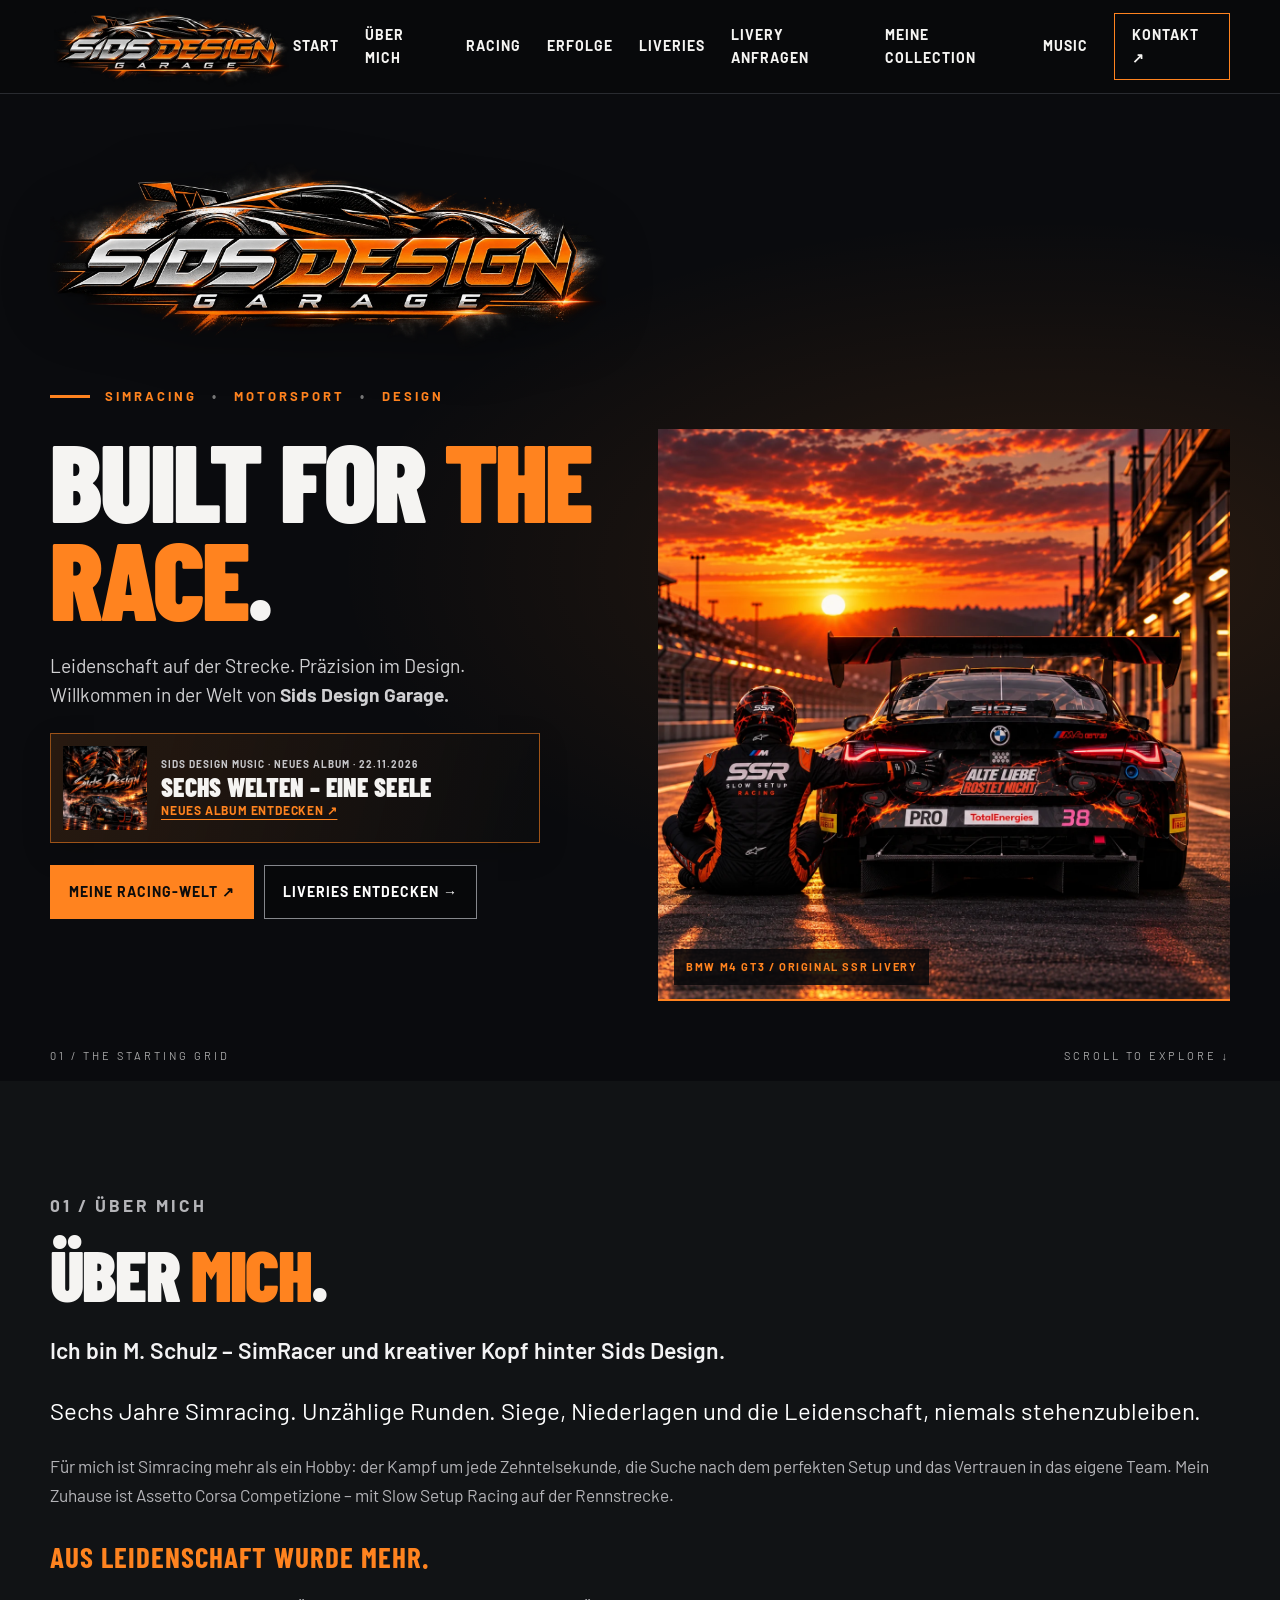
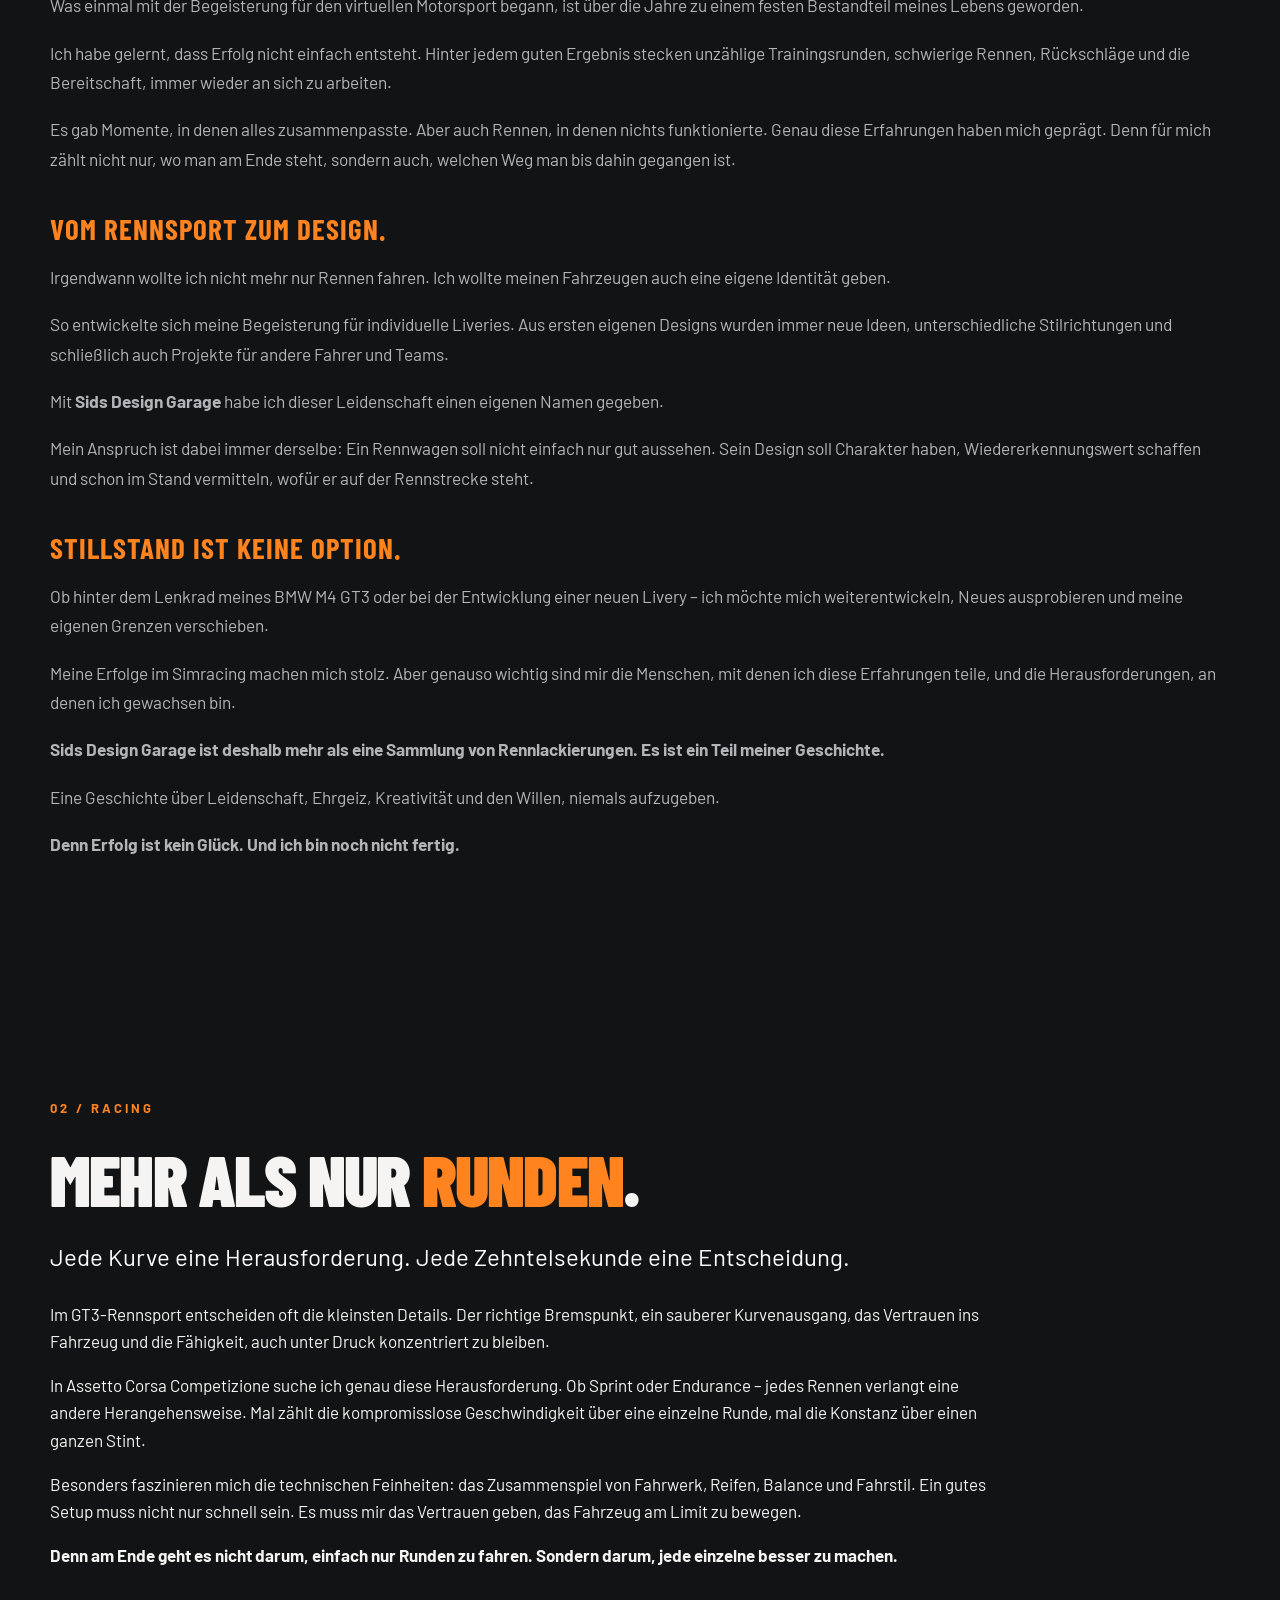
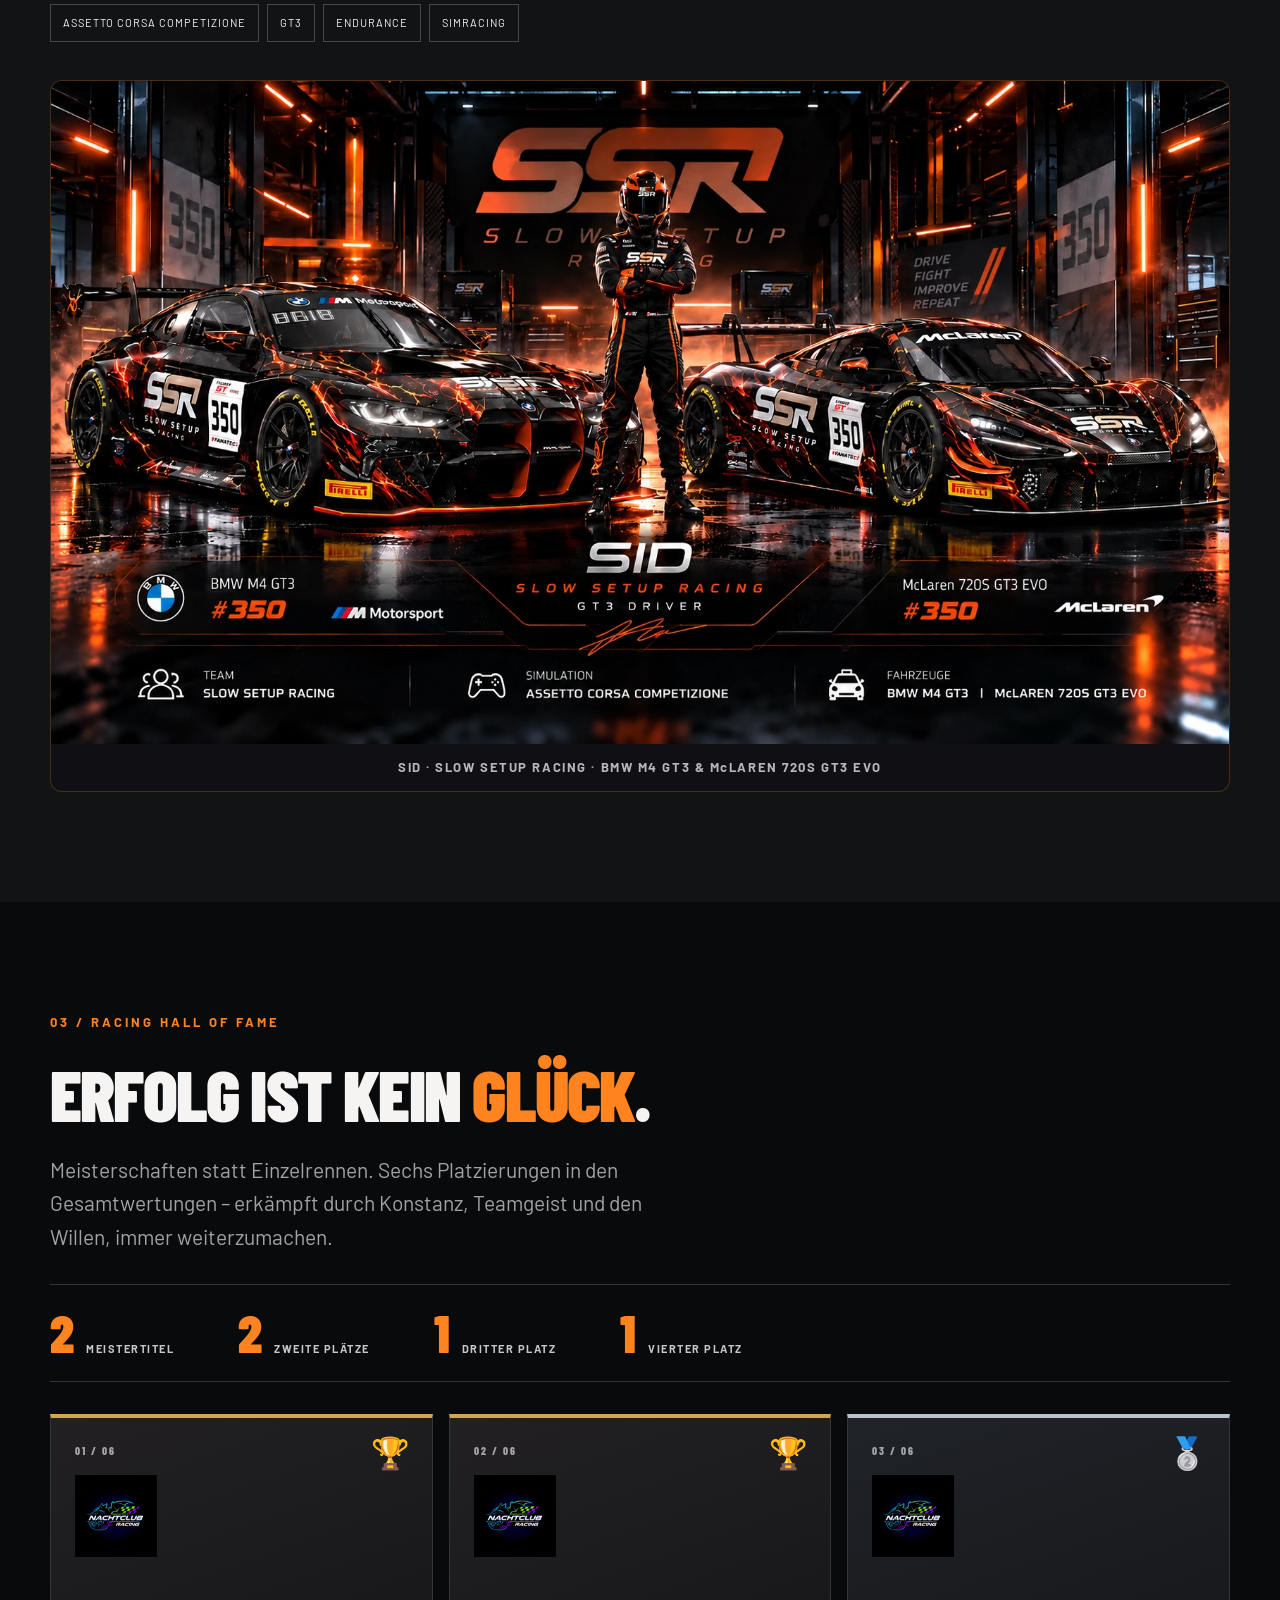
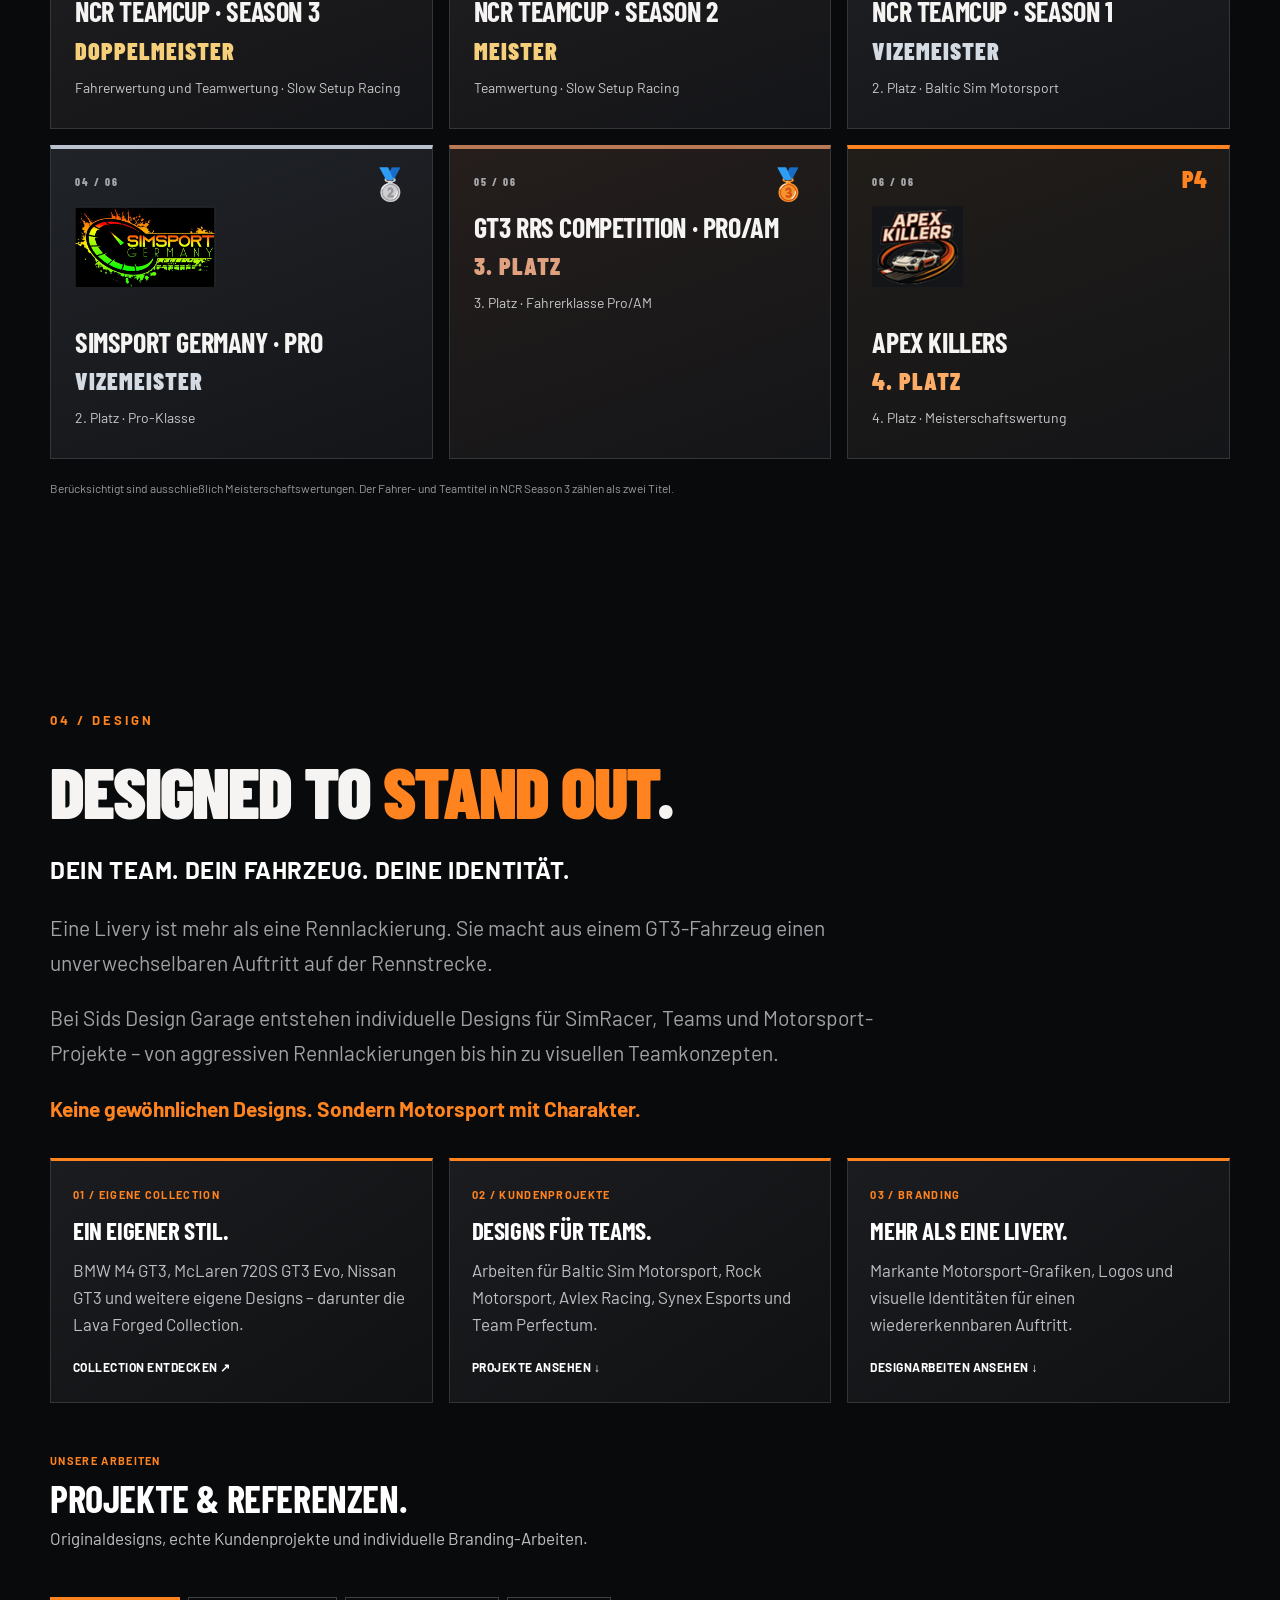
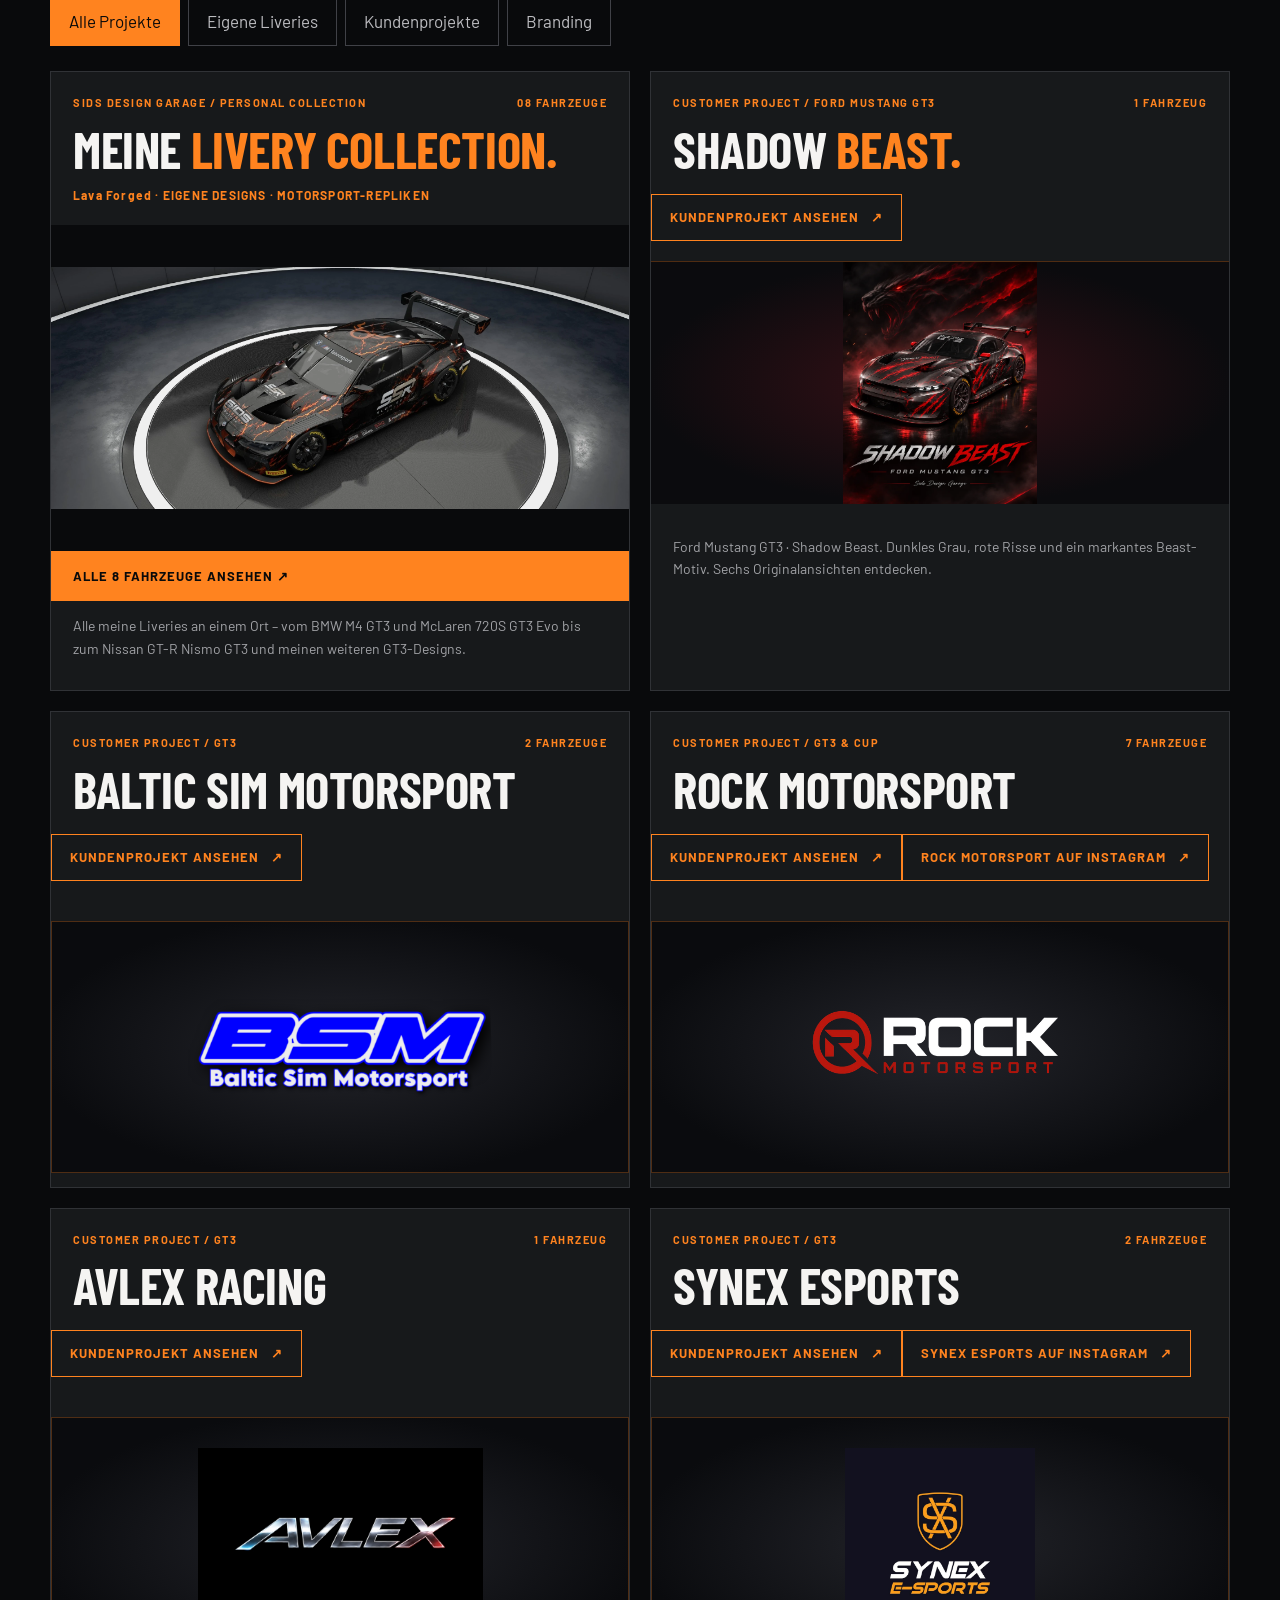
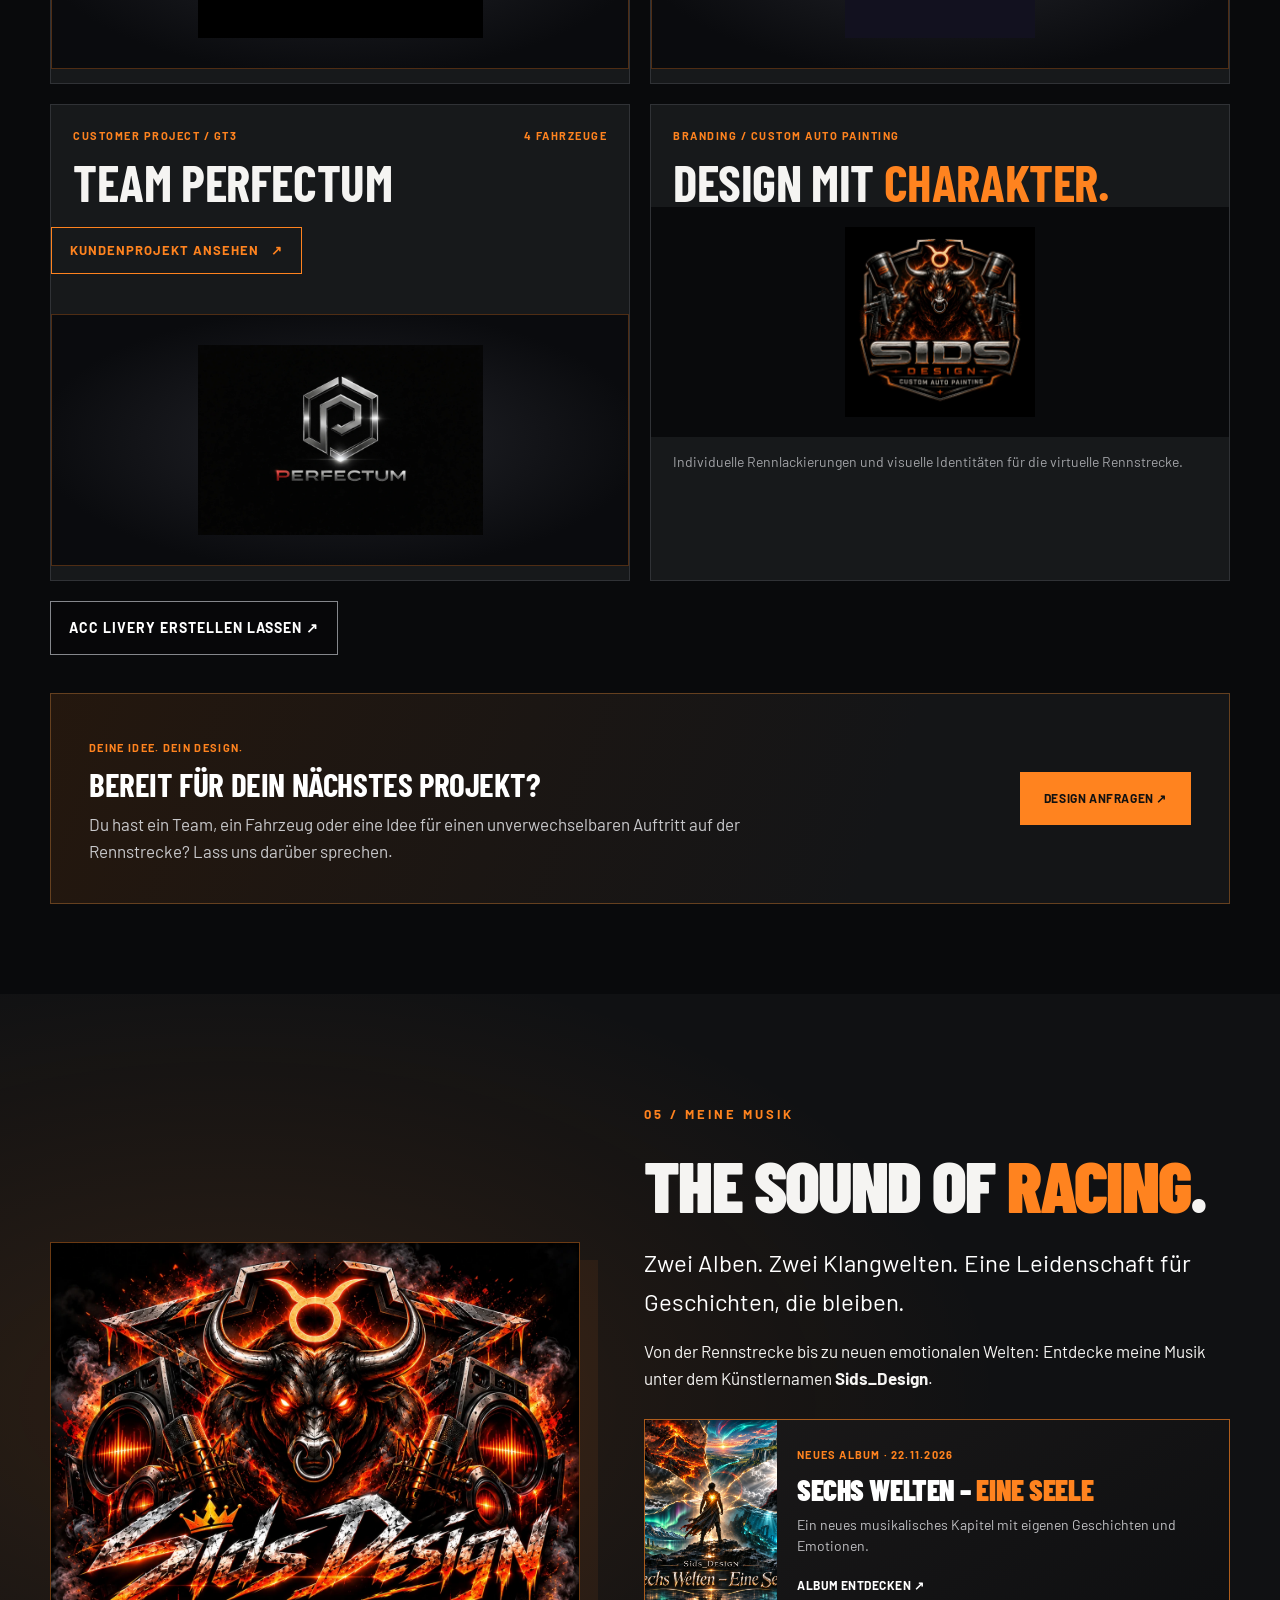
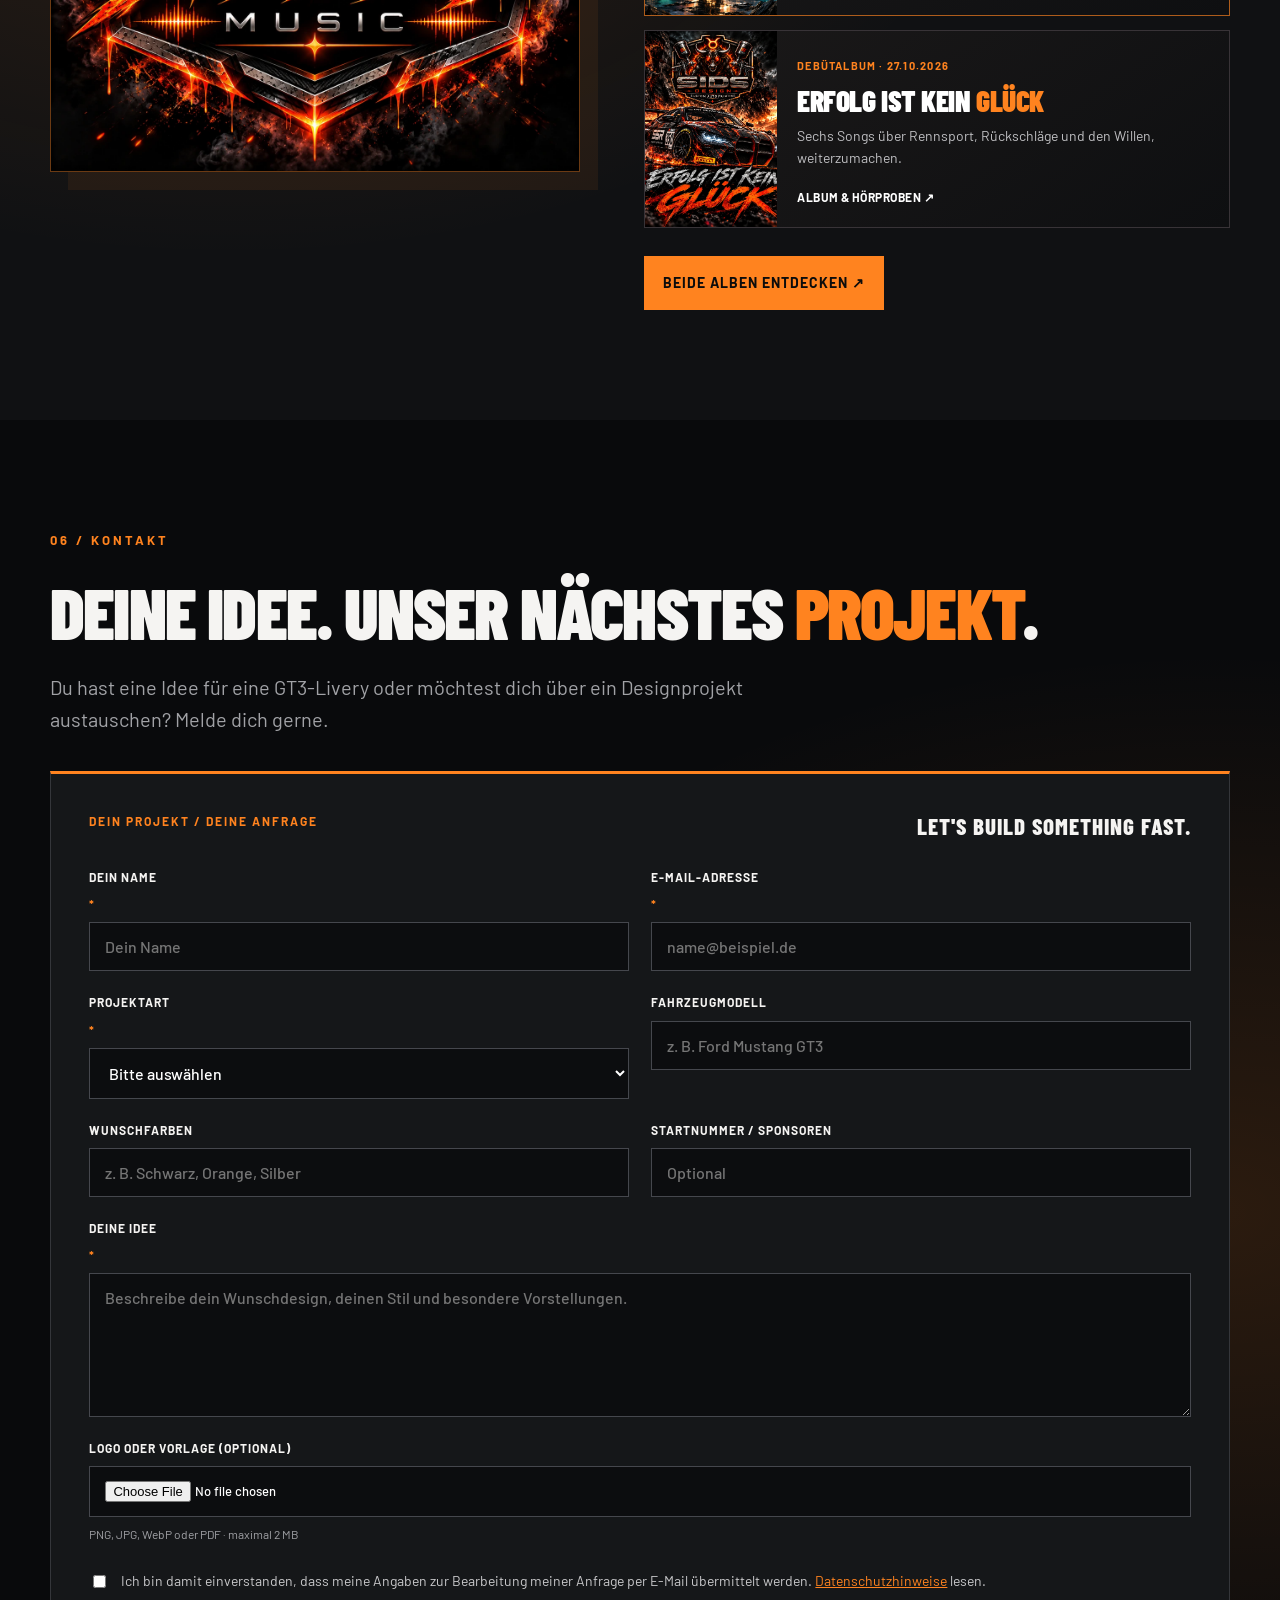
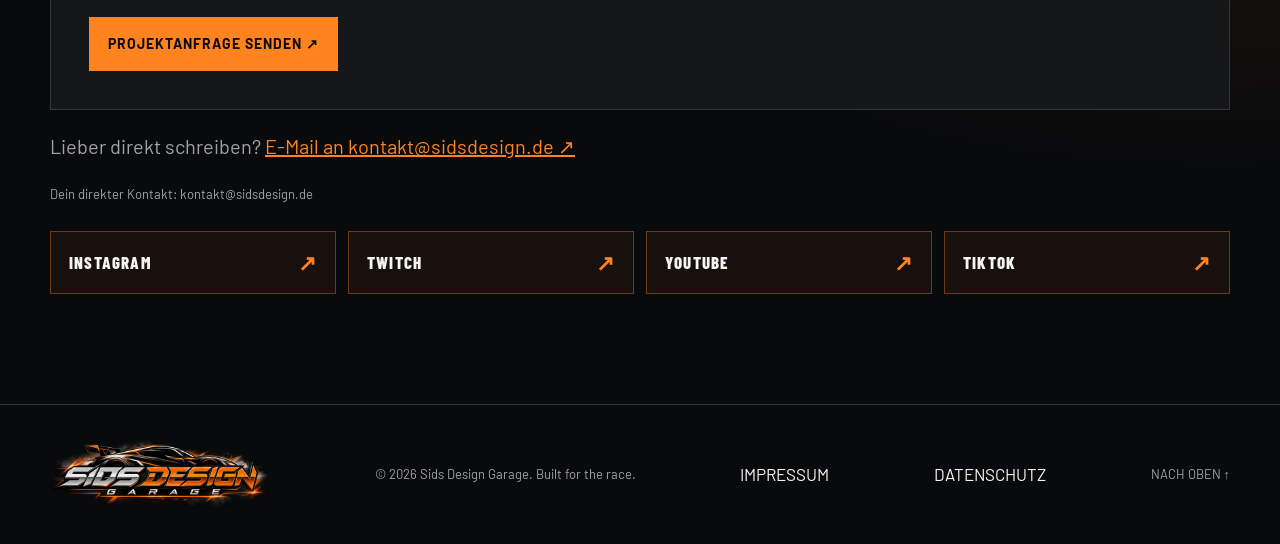
<file: index.html>
<!DOCTYPE html>

<html lang="de">
<head>
<meta charset="utf-8"/><meta content="width=device-width,initial-scale=1" name="viewport"/>
<meta content="#0a0b0d" name="theme-color"/><meta content="Individuelle GT3-Liveries und Rennwagen-Designs für Assetto Corsa Competizione. Sids Design Garage gestaltet einzigartige Lackierungen für Fahrer und Simracing-Teams." name="description"/>
<title>ACC &amp; GT3 Liveries erstellen lassen | Sids Design Garage</title>
<link rel="icon" type="image/svg+xml" href="/favicon-sdg-v2.svg"/>
<link rel="canonical" href="https://www.sidsdesign.de/"/>
<meta property="og:url" content="https://www.sidsdesign.de/"/>
<meta property="og:type" content="website"/>
<meta property="og:title" content="Sids Design Garage | GT3 Liveries &amp; Kundenprojekte"/>
<meta property="og:description" content="Individuelle GT3-Liveries, Simracing und Motorsportdesign mit Charakter."/>

<link href="styles.css?v=zwei-alben-20261123" rel="stylesheet"/><script defer="" src="script.js?v=inquiry-20261025"></script>
<style>.clean-type-heading{font-family:'Barlow Condensed',Impact,sans-serif!important;font-size:clamp(42px,5.6vw,78px)!important;font-weight:900!important;font-style:normal!important;line-height:.99!important;letter-spacing:-.025em!important;text-transform:uppercase;max-width:100%;margin:16px 0 24px!important;overflow-wrap:normal}.clean-type-heading em{font-style:normal;color:var(--orange,#ff831f)}.clean-type-hero{font-size:clamp(62px,8.5vw,130px)!important;line-height:.9!important}@media(max-width:600px){.clean-type-heading{font-size:clamp(38px,10vw,58px)!important}.clean-type-hero{font-size:clamp(60px,13vw,88px)!important}} .collection-teaser-link{display:block;position:relative;background:#090a0c;overflow:hidden}.collection-teaser-link img{display:block;width:100%;aspect-ratio:16/9;object-fit:contain}.collection-teaser-link span{display:block;padding:15px 22px;background:#ff831f;color:#0a0a0a;font-weight:900;letter-spacing:1px;font-size:13px}.collection-teaser-link:hover span{background:#ff9c4b}</style></head>
<body>
<a class="skip" href="#main">Zum Inhalt springen</a>
<header class="site-header"><a aria-label="Sids Design Garage Startseite" class="brand" href="#start"><img class="brand-new-logo" alt="Sids Design Garage" src="assets/sids-design-garage-navigation.webp"/></a><button aria-controls="navigation" aria-expanded="false" aria-label="Menü öffnen" class="menu-toggle"><span></span><span></span><span></span></button><nav aria-label="Hauptnavigation" class="navigation" id="navigation"><a href="#start">Start</a><a href="#about">Über mich</a><a href="#racing">Racing</a><a href="#erfolge">Erfolge</a><a href="#liveries">Liveries</a><a href="acc-livery-erstellen-lassen.html">Livery anfragen</a><a href="livery-collection.html">Meine Collection</a><a href="music.html">Music</a><a class="nav-cta" href="#kontakt">Kontakt ↗</a></nav></header>
<main id="main">
<section class="hero" id="start"><div class="container hero-layout"><div class="hero-content"><img class="hero-brand-logo" src="assets/sids-design-garage-hero.webp" alt="Sids Design Garage – offizielles Motorsport-Logo" fetchpriority="high"/><p class="eyebrow"><span class="rule"></span> SIMRACING <b>•</b> MOTORSPORT <b>•</b> DESIGN</p><h1 class="clean-type-heading clean-type-hero">BUILT FOR <em>THE RACE</em>.</h1><p class="hero-intro">Leidenschaft auf der Strecke. Präzision im Design.<br/>Willkommen in der Welt von <strong>Sids Design Garage.</strong></p><aside class="hero-music-promo" aria-label="Neues Album von Sids Design Music"><img src="assets/sids-design-music.webp" alt="Sids Design Music" width="84" height="84"/><div class="hero-music-promo-copy"><span>SIDS DESIGN MUSIC · NEUES ALBUM · 22.11.2026</span><strong>SECHS WELTEN – EINE SEELE</strong><a href="music.html#sechs-seelen-eine-welt">NEUES ALBUM ENTDECKEN ↗</a></div></aside><div class="hero-actions"><a class="btn btn-primary" href="#racing">MEINE RACING-WELT ↗</a><a class="btn btn-outline" href="#liveries">LIVERIES ENTDECKEN →</a></div></div><div class="hero-car"><img alt="BMW M4 GT3 mit Rennfahrer am Heck bei Sonnenuntergang auf der Boxengasse" fetchpriority="high" src="assets/built-for-the-race-m4.webp"/><span class="hero-car-caption">BMW M4 GT3 / ORIGINAL SSR LIVERY</span></div></div><div class="hero-foot container"><span>01 / THE STARTING GRID</span><a href="#liveries">SCROLL TO EXPLORE ↓</a></div></section>
<section class="section section-dark" id="about"><div class="container about-grid"><div><p class="section-kicker">01 / ÜBER MICH</p><h2 class="clean-type-heading">ÜBER <em>MICH</em>.</h2><p class="about-identity">Ich bin M. Schulz – SimRacer und kreativer Kopf hinter Sids Design.</p></div><div><p class="lead">Sechs Jahre Simracing. Unzählige Runden. Siege, Niederlagen und die Leidenschaft, niemals stehenzubleiben.</p><p>Für mich ist Simracing mehr als ein Hobby: der Kampf um jede Zehntelsekunde, die Suche nach dem perfekten Setup und das Vertrauen in das eigene Team. Mein Zuhause ist Assetto Corsa Competizione – mit Slow Setup Racing auf der Rennstrecke.</p><h3>AUS LEIDENSCHAFT WURDE MEHR.</h3><p>Was einmal mit der Begeisterung für den virtuellen Motorsport begann, ist über die Jahre zu einem festen Bestandteil meines Lebens geworden.</p><p>Ich habe gelernt, dass Erfolg nicht einfach entsteht. Hinter jedem guten Ergebnis stecken unzählige Trainingsrunden, schwierige Rennen, Rückschläge und die Bereitschaft, immer wieder an sich zu arbeiten.</p><p>Es gab Momente, in denen alles zusammenpasste. Aber auch Rennen, in denen nichts funktionierte. Genau diese Erfahrungen haben mich geprägt. Denn für mich zählt nicht nur, wo man am Ende steht, sondern auch, welchen Weg man bis dahin gegangen ist.</p><h3>VOM RENNSPORT ZUM DESIGN.</h3><p>Irgendwann wollte ich nicht mehr nur Rennen fahren. Ich wollte meinen Fahrzeugen auch eine eigene Identität geben.</p><p>So entwickelte sich meine Begeisterung für individuelle Liveries. Aus ersten eigenen Designs wurden immer neue Ideen, unterschiedliche Stilrichtungen und schließlich auch Projekte für andere Fahrer und Teams.</p><p>Mit <strong>Sids Design Garage</strong> habe ich dieser Leidenschaft einen eigenen Namen gegeben.</p><p>Mein Anspruch ist dabei immer derselbe: Ein Rennwagen soll nicht einfach nur gut aussehen. Sein Design soll Charakter haben, Wiedererkennungswert schaffen und schon im Stand vermitteln, wofür er auf der Rennstrecke steht.</p><h3>STILLSTAND IST KEINE OPTION.</h3><p>Ob hinter dem Lenkrad meines BMW M4 GT3 oder bei der Entwicklung einer neuen Livery – ich möchte mich weiterentwickeln, Neues ausprobieren und meine eigenen Grenzen verschieben.</p><p>Meine Erfolge im Simracing machen mich stolz. Aber genauso wichtig sind mir die Menschen, mit denen ich diese Erfahrungen teile, und die Herausforderungen, an denen ich gewachsen bin.</p><p><strong>Sids Design Garage ist deshalb mehr als eine Sammlung von Rennlackierungen. Es ist ein Teil meiner Geschichte.</strong></p><p>Eine Geschichte über Leidenschaft, Ehrgeiz, Kreativität und den Willen, niemals aufzugeben.</p><p><strong>Denn Erfolg ist kein Glück. Und ich bin noch nicht fertig.</strong></p></div></div></section>
<section class="section section-dark" id="racing"><div class="container racing-driver-section"><div class="racing-driver-intro"><p class="section-kicker">02 / RACING</p><h2 class="clean-type-heading">MEHR ALS NUR <em>RUNDEN</em>.</h2><p class="lead">Jede Kurve eine Herausforderung. Jede Zehntelsekunde eine Entscheidung.</p><p>Im GT3-Rennsport entscheiden oft die kleinsten Details. Der richtige Bremspunkt, ein sauberer Kurvenausgang, das Vertrauen ins Fahrzeug und die Fähigkeit, auch unter Druck konzentriert zu bleiben.</p><p>In Assetto Corsa Competizione suche ich genau diese Herausforderung. Ob Sprint oder Endurance – jedes Rennen verlangt eine andere Herangehensweise. Mal zählt die kompromisslose Geschwindigkeit über eine einzelne Runde, mal die Konstanz über einen ganzen Stint.</p><p>Besonders faszinieren mich die technischen Feinheiten: das Zusammenspiel von Fahrwerk, Reifen, Balance und Fahrstil. Ein gutes Setup muss nicht nur schnell sein. Es muss mir das Vertrauen geben, das Fahrzeug am Limit zu bewegen.</p><p><strong>Denn am Ende geht es nicht darum, einfach nur Runden zu fahren. Sondern darum, jede einzelne besser zu machen.</strong></p><div class="chips"><span>ASSETTO CORSA COMPETIZIONE</span><span>GT3</span><span>ENDURANCE</span><span>SIMRACING</span></div></div><figure class="racing-driver-visual"><img src="assets/ssr-fahrerkarte-350.webp" alt="SSR GT3-Fahrerpräsentation: Fahrer mit Helm und verschränkten Armen zwischen BMW M4 GT3 und McLaren 720S GT3 Evo, beide mit Startnummer 350" width="1648" height="928" loading="lazy" decoding="async"/><figcaption>SID · SLOW SETUP RACING · BMW M4 GT3 &amp; McLAREN 720S GT3 EVO</figcaption></figure></div></section>
<section class="section" id="erfolge"><div class="container"><p class="section-kicker">03 / RACING HALL OF FAME</p><h2 class="clean-type-heading">ERFOLG IST KEIN <em>GLÜCK</em>.</h2><p class="section-lead">Meisterschaften statt Einzelrennen. Sechs Platzierungen in den Gesamtwertungen – erkämpft durch Konstanz, Teamgeist und den Willen, immer weiterzumachen.</p><div class="hall-stats"><div><strong>2</strong><span>MEISTERTITEL</span></div><div><strong>2</strong><span>ZWEITE PLÄTZE</span></div><div><strong>1</strong><span>DRITTER PLATZ</span></div><div><strong>1</strong><span>VIERTER PLATZ</span></div></div><div class="achievements hall-grid"><article class="hall-card hall-gold"><span class="hall-medal" aria-label="Gold">🏆</span><span class="achievement-no">01 / 06</span><img class="hall-logo" src="assets/nachtclub-racing-logo.webp" alt="Original-Logo NCR TEAMCUP" loading="lazy" decoding="async"/><h3>NCR TEAMCUP · SEASON 3</h3><strong class="hall-rank">DOPPELMEISTER</strong><p>Fahrerwertung und Teamwertung · Slow Setup Racing</p></article><article class="hall-card hall-gold"><span class="hall-medal" aria-label="Gold">🏆</span><span class="achievement-no">02 / 06</span><img class="hall-logo" src="assets/nachtclub-racing-logo.webp" alt="Original-Logo NCR TEAMCUP" loading="lazy" decoding="async"/><h3>NCR TEAMCUP · SEASON 2</h3><strong class="hall-rank">MEISTER</strong><p>Teamwertung · Slow Setup Racing</p></article><article class="hall-card hall-silver"><span class="hall-medal" aria-label="Silber">🥈</span><span class="achievement-no">03 / 06</span><img class="hall-logo" src="assets/nachtclub-racing-logo.webp" alt="Original-Logo NCR TEAMCUP" loading="lazy" decoding="async"/><h3>NCR TEAMCUP · SEASON 1</h3><strong class="hall-rank">VIZEMEISTER</strong><p>2. Platz · Baltic Sim Motorsport</p></article><article class="hall-card hall-silver"><span class="hall-medal" aria-label="Silber">🥈</span><span class="achievement-no">04 / 06</span><img class="hall-logo" src="assets/simsport-germany-logo.webp" alt="Original-Logo SIMSPORT GERMANY" loading="lazy" decoding="async"/><h3>SIMSPORT GERMANY · PRO</h3><strong class="hall-rank">VIZEMEISTER</strong><p>2. Platz · Pro-Klasse</p></article><article class="hall-card hall-bronze"><span class="hall-medal" aria-label="Bronze">🥉</span><span class="achievement-no">05 / 06</span><h3>GT3 RRS COMPETITION · PRO/AM</h3><strong class="hall-rank">3. PLATZ</strong><p>3. Platz · Fahrerklasse Pro/AM</p></article><article class="hall-card hall-fourth"><span class="hall-medal" aria-label="Vierter Platz">P4</span><span class="achievement-no">06 / 06</span><img class="hall-logo" src="assets/apex-killers-logo.webp" alt="Original-Logo APEX KILLERS" loading="lazy" decoding="async"/><h3>APEX KILLERS</h3><strong class="hall-rank">4. PLATZ</strong><p>4. Platz · Meisterschaftswertung</p></article></div><p class="hall-footnote">Berücksichtigt sind ausschließlich Meisterschaftswertungen. Der Fahrer- und Teamtitel in NCR Season 3 zählen als zwei Titel.</p></div></section>
<section class="section" id="liveries"><div class="container"><p class="section-kicker">04 / DESIGN</p><div class="section-head"><div><h2 class="clean-type-heading">DESIGNED TO <em>STAND OUT</em>.</h2><p class="livery-manifesto">DEIN TEAM. DEIN FAHRZEUG. DEINE IDENTITÄT.</p><p>Eine Livery ist mehr als eine Rennlackierung. Sie macht aus einem GT3-Fahrzeug einen unverwechselbaren Auftritt auf der Rennstrecke.</p><p>Bei Sids Design Garage entstehen individuelle Designs für SimRacer, Teams und Motorsport-Projekte – von aggressiven Rennlackierungen bis hin zu visuellen Teamkonzepten.</p><p class="livery-manifesto-end">Keine gewöhnlichen Designs. Sondern Motorsport mit Charakter.</p></div></div><div class="livery-services" aria-label="Designbereiche"><div class="livery-service"><span>01 / EIGENE COLLECTION</span><h3>EIN EIGENER STIL.</h3><p>BMW M4 GT3, McLaren 720S GT3 Evo, Nissan GT3 und weitere eigene Designs – darunter die Lava Forged Collection.</p><a href="livery-collection.html">COLLECTION ENTDECKEN ↗</a></div><div class="livery-service"><span>02 / KUNDENPROJEKTE</span><h3>DESIGNS FÜR TEAMS.</h3><p>Arbeiten für Baltic Sim Motorsport, Rock Motorsport, Avlex Racing, Synex Esports und Team Perfectum.</p><a href="#livery-projects">PROJEKTE ANSEHEN ↓</a></div><div class="livery-service"><span>03 / BRANDING</span><h3>MEHR ALS EINE LIVERY.</h3><p>Markante Motorsport-Grafiken, Logos und visuelle Identitäten für einen wiedererkennbaren Auftritt.</p><a href="#livery-projects">DESIGNARBEITEN ANSEHEN ↓</a></div></div><div id="livery-projects" class="livery-projects-heading"><span>UNSERE ARBEITEN</span><h3>PROJEKTE &amp; REFERENZEN.</h3><p>Originaldesigns, echte Kundenprojekte und individuelle Branding-Arbeiten.</p></div><div aria-label="Projekte filtern" class="filter-bar"><button aria-pressed="true" class="filter active" data-filter="all">Alle Projekte</button><button aria-pressed="false" class="filter" data-filter="own">Eigene Liveries</button><button aria-pressed="false" class="filter" data-filter="customer">Kundenprojekte</button><button aria-pressed="false" class="filter" data-filter="design">Branding</button></div>
<div class="portfolio-grid">
<article class="portfolio-item collection-teaser" data-category="own"><div class="portfolio-top"><span>SIDS DESIGN GARAGE / PERSONAL COLLECTION</span><strong>08 FAHRZEUGE</strong></div><h3>MEINE <em>LIVERY COLLECTION.</em></h3><p class="portfolio-team">Lava Forged · EIGENE DESIGNS · MOTORSPORT-REPLIKEN</p><a href="livery-collection.html" class="collection-teaser-link" aria-label="Alle acht eigenen Liveries ansehen"><img src="assets/sid-signature-bmw-01.webp" loading="lazy" alt="Original BMW M4 GT3 Lava Forged Livery als Vorschau"/><span>ALLE 8 FAHRZEUGE ANSEHEN ↗</span></a><p class="portfolio-description">Alle meine Liveries an einem Ort – vom BMW M4 GT3 und McLaren 720S GT3 Evo bis zum Nissan GT-R Nismo GT3 und meinen weiteren GT3-Designs.</p></article>
<article class="portfolio-item shadow-beast-project" data-category="customer"><div class="portfolio-top"><span>CUSTOMER PROJECT / FORD MUSTANG GT3</span><strong>1 FAHRZEUG</strong></div><h3>SHADOW <em>BEAST.</em></h3><a class="signature-detail-link" href="shadow-beast.html">KUNDENPROJEKT ANSEHEN <span aria-hidden="true">↗</span></a><a class="shadow-beast-preview" href="shadow-beast.html" aria-label="Shadow Beast Cover und Projektgalerie ansehen"><img src="assets/customers/shadow-beast/shadow-beast-cover.webp" alt="Shadow Beast – Ford Mustang GT3 Cover mit rotem Beast, aggressiver Rennlackierung und Shadow-Beast-Schriftzug" width="1122" height="1402" loading="lazy" decoding="async"></a><p class="portfolio-description">Ford Mustang GT3 · Shadow Beast. Dunkles Grau, rote Risse und ein markantes Beast-Motiv. Sechs Originalansichten entdecken.</p></article>
<article class="portfolio-item multi-vehicle-project" data-category="customer"><div class="portfolio-top"><span>CUSTOMER PROJECT / GT3</span><strong>2 FAHRZEUGE</strong></div><h3>BALTIC SIM MOTORSPORT</h3><a class="signature-detail-link" href="baltic-sim-motorsport.html">KUNDENPROJEKT ANSEHEN <span aria-hidden="true">↗</span></a><button type="button" class="team-open" aria-expanded="false" aria-label="BALTIC SIM MOTORSPORT: Fahrzeuge anzeigen"><span class="team-logo-frame"><img src="assets/customers/baltic-sim-motorsport-logo.png" alt="Originales Logo von BALTIC SIM MOTORSPORT" loading="lazy"/></span></button><div class="rock-vehicles" hidden><div class="vehicle-select" ><button aria-expanded="false" class="vehicle-button" type="button">FAHRZEUG ANSEHEN · Mercedes →</button></div><div class="vehicle-panel" hidden><div class="garage-gallery" data-gallery="balticsim-motorsport-mercedes"><div aria-label="BALTIC SIM MOTORSPORT Mercedes Bildergalerie" aria-roledescription="Karussell" class="gallery-stage" role="region" tabindex="0"><div class="gallery-track"><figure class="gallery-slide"><img alt="BALTIC SIM MOTORSPORT Mercedes – Original-Livery, Ansicht 1" loading="lazy" src="assets/customers/balticsim%20motorsport/mercedes/mercedes-01.webp"/><figcaption>01 / ORIGINAL LIVERY</figcaption></figure><figure class="gallery-slide"><img alt="BALTIC SIM MOTORSPORT Mercedes – Original-Livery, Ansicht 2" loading="lazy" src="assets/customers/balticsim%20motorsport/mercedes/mercedes-02.webp"/><figcaption>02 / ORIGINAL LIVERY</figcaption></figure><figure class="gallery-slide"><img alt="BALTIC SIM MOTORSPORT Mercedes – Original-Livery, Ansicht 3" loading="lazy" src="assets/customers/balticsim%20motorsport/mercedes/mercedes-03.webp"/><figcaption>03 / ORIGINAL LIVERY</figcaption></figure><figure class="gallery-slide"><img alt="BALTIC SIM MOTORSPORT Mercedes – Original-Livery, Ansicht 4" loading="lazy" src="assets/customers/balticsim%20motorsport/mercedes/mercedes-04.webp"/><figcaption>04 / ORIGINAL LIVERY</figcaption></figure></div></div><div class="gallery-controls"><button aria-label="Vorheriges Bild" data-prev="" type="button">←</button><span class="gallery-count">01 / 05</span><button aria-label="Nächstes Bild" data-next="" type="button">→</button></div></div><p class="portfolio-description">Mercedes – 4 Originalaufnahmen.</p></div><div class="vehicle-select" ><button aria-expanded="false" class="vehicle-button" type="button">FAHRZEUG ANSEHEN · Porsche →</button></div><div class="vehicle-panel" hidden><div class="garage-gallery" data-gallery="balticsim-motorsport-porsche"><div aria-label="BALTIC SIM MOTORSPORT Porsche Bildergalerie" aria-roledescription="Karussell" class="gallery-stage" role="region" tabindex="0"><div class="gallery-track"><figure class="gallery-slide"><img alt="BALTIC SIM MOTORSPORT Porsche – Original-Livery, Ansicht 1" loading="lazy" src="assets/customers/balticsim%20motorsport/porsche/porsche-01.webp"/><figcaption>01 / ORIGINAL LIVERY</figcaption></figure><figure class="gallery-slide"><img alt="BALTIC SIM MOTORSPORT Porsche – Original-Livery, Ansicht 2" loading="lazy" src="assets/customers/balticsim%20motorsport/porsche/porsche-02.webp"/><figcaption>02 / ORIGINAL LIVERY</figcaption></figure><figure class="gallery-slide"><img alt="BALTIC SIM MOTORSPORT Porsche – Original-Livery, Ansicht 3" loading="lazy" src="assets/customers/balticsim%20motorsport/porsche/porsche-03.webp"/><figcaption>03 / ORIGINAL LIVERY</figcaption></figure><figure class="gallery-slide"><img alt="BALTIC SIM MOTORSPORT Porsche – Original-Livery, Ansicht 4" loading="lazy" src="assets/customers/balticsim%20motorsport/porsche/porsche-04.webp"/><figcaption>04 / ORIGINAL LIVERY</figcaption></figure><figure class="gallery-slide"><img alt="BALTIC SIM MOTORSPORT Porsche – Original-Livery, Ansicht 5" loading="lazy" src="assets/customers/balticsim%20motorsport/porsche/porsche-05.webp"/><figcaption>05 / ORIGINAL LIVERY</figcaption></figure></div></div><div class="gallery-controls"><button aria-label="Vorheriges Bild" data-prev="" type="button">←</button><span class="gallery-count">01 / 06</span><button aria-label="Nächstes Bild" data-next="" type="button">→</button></div></div><p class="portfolio-description">Porsche – 5 Originalaufnahmen.</p></div></div></article><article class="portfolio-item rock-project" data-category="customer"><div class="portfolio-top"><span>CUSTOMER PROJECT / GT3 &amp; CUP</span><strong>7 FAHRZEUGE</strong></div><h3>ROCK MOTORSPORT</h3><a class="signature-detail-link" href="rock-motorsport.html">KUNDENPROJEKT ANSEHEN <span aria-hidden="true">↗</span></a><a class="signature-detail-link" href="https://www.instagram.com/rock.motorsport/" target="_blank" rel="noopener noreferrer" aria-label="Rock Motorsport auf Instagram öffnen">ROCK MOTORSPORT AUF INSTAGRAM <span aria-hidden="true">↗</span></a><button type="button" class="team-open" aria-expanded="false" aria-label="ROCK MOTORSPORT: Fahrzeuge anzeigen"><span class="team-logo-frame"><img src="assets/customers/team-logo.png" alt="Originales Logo von ROCK MOTORSPORT" loading="lazy"/></span></button><div class="rock-vehicles" hidden><div class="vehicle-select rock-vehicle-select"><button aria-expanded="false" class="vehicle-button" type="button">FAHRZEUG ANSEHEN · BMW →</button></div><div class="vehicle-panel" hidden><div class="garage-gallery" data-gallery="rock-bmw"><div aria-label="Rock Motorsport BMW Bildergalerie" aria-roledescription="Karussell" class="gallery-stage" role="region" tabindex="0"><div class="gallery-track"><figure class="gallery-slide"><img alt="Rock Motorsport BMW – Original-Livery, Ansicht 1" loading="lazy" src="assets/customers/rock-motorsport/bmw/bmw-01.webp"/><figcaption>01 / ORIGINAL LIVERY</figcaption></figure><figure class="gallery-slide"><img alt="Rock Motorsport BMW – Original-Livery, Ansicht 2" loading="lazy" src="assets/customers/rock-motorsport/bmw/bmw-02.webp"/><figcaption>02 / ORIGINAL LIVERY</figcaption></figure><figure class="gallery-slide"><img alt="Rock Motorsport BMW – Original-Livery, Ansicht 3" loading="lazy" src="assets/customers/rock-motorsport/bmw/bmw-03.webp"/><figcaption>03 / ORIGINAL LIVERY</figcaption></figure><figure class="gallery-slide"><img alt="Rock Motorsport BMW – Original-Livery, Ansicht 4" loading="lazy" src="assets/customers/rock-motorsport/bmw/bmw-04.webp"/><figcaption>04 / ORIGINAL LIVERY</figcaption></figure><figure class="gallery-slide"><img alt="Rock Motorsport BMW – Original-Livery, Ansicht 5" loading="lazy" src="assets/customers/rock-motorsport/bmw/bmw-05.webp"/><figcaption>05 / ORIGINAL LIVERY</figcaption></figure><figure class="gallery-slide"><img alt="Rock Motorsport BMW – Original-Livery, Ansicht 6" loading="lazy" src="assets/customers/rock-motorsport/bmw/bmw-06.webp"/><figcaption>06 / ORIGINAL LIVERY</figcaption></figure><figure class="gallery-slide"><img alt="Rock Motorsport BMW – Original-Livery, Ansicht 7" loading="lazy" src="assets/customers/rock-motorsport/bmw/bmw-07.webp"/><figcaption>07 / ORIGINAL LIVERY</figcaption></figure><figure class="gallery-slide"><img alt="Rock Motorsport BMW – Original-Livery, Ansicht 8" loading="lazy" src="assets/customers/rock-motorsport/bmw/bmw-08.webp"/><figcaption>08 / ORIGINAL LIVERY</figcaption></figure></div></div><div class="gallery-controls"><button aria-label="Vorheriges Bild" data-prev="" type="button">←</button><span class="gallery-count">01 / 08</span><button aria-label="Nächstes Bild" data-next="" type="button">→</button></div></div><p class="portfolio-description">BMW – 8 Originalaufnahmen.</p></div><div class="vehicle-select rock-vehicle-select"><button aria-expanded="false" class="vehicle-button" type="button">FAHRZEUG ANSEHEN · Ferrari 296 GT3 →</button></div><div class="vehicle-panel" hidden><div class="garage-gallery" data-gallery="rock-ferrari"><div aria-label="Rock Motorsport Ferrari 296 GT3 Bildergalerie" aria-roledescription="Karussell" class="gallery-stage" role="region" tabindex="0"><div class="gallery-track"><figure class="gallery-slide"><img alt="Rock Motorsport Ferrari 296 GT3 – Original-Livery, Ansicht 1" loading="lazy" src="assets/customers/rock-motorsport/ferrari/ferrari-01.webp"/><figcaption>01 / ORIGINAL LIVERY</figcaption></figure><figure class="gallery-slide"><img alt="Rock Motorsport Ferrari 296 GT3 – Original-Livery, Ansicht 2" loading="lazy" src="assets/customers/rock-motorsport/ferrari/ferrari-02.webp"/><figcaption>02 / ORIGINAL LIVERY</figcaption></figure><figure class="gallery-slide"><img alt="Rock Motorsport Ferrari 296 GT3 – Original-Livery, Ansicht 3" loading="lazy" src="assets/customers/rock-motorsport/ferrari/ferrari-03.webp"/><figcaption>03 / ORIGINAL LIVERY</figcaption></figure><figure class="gallery-slide"><img alt="Rock Motorsport Ferrari 296 GT3 – Original-Livery, Ansicht 4" loading="lazy" src="assets/customers/rock-motorsport/ferrari/ferrari-04.webp"/><figcaption>04 / ORIGINAL LIVERY</figcaption></figure></div></div><div class="gallery-controls"><button aria-label="Vorheriges Bild" data-prev="" type="button">←</button><span class="gallery-count">01 / 05</span><button aria-label="Nächstes Bild" data-next="" type="button">→</button></div></div><p class="portfolio-description">Ferrari 296 GT3 – 4 Originalaufnahmen.</p></div><div class="vehicle-select rock-vehicle-select"><button aria-expanded="false" class="vehicle-button" type="button">FAHRZEUG ANSEHEN · Ford →</button></div><div class="vehicle-panel" hidden><div class="garage-gallery" data-gallery="rock-ford"><div aria-label="Rock Motorsport Ford Bildergalerie" aria-roledescription="Karussell" class="gallery-stage" role="region" tabindex="0"><div class="gallery-track"><figure class="gallery-slide"><img alt="Rock Motorsport Ford – Original-Livery, Ansicht 1" loading="lazy" src="assets/customers/rock-motorsport/ford/ford-01.webp"/><figcaption>01 / ORIGINAL LIVERY</figcaption></figure><figure class="gallery-slide"><img alt="Rock Motorsport Ford – Original-Livery, Ansicht 2" loading="lazy" src="assets/customers/rock-motorsport/ford/ford-02.webp"/><figcaption>02 / ORIGINAL LIVERY</figcaption></figure><figure class="gallery-slide"><img alt="Rock Motorsport Ford – Original-Livery, Ansicht 3" loading="lazy" src="assets/customers/rock-motorsport/ford/ford-03.webp"/><figcaption>03 / ORIGINAL LIVERY</figcaption></figure><figure class="gallery-slide"><img alt="Rock Motorsport Ford – Original-Livery, Ansicht 4" loading="lazy" src="assets/customers/rock-motorsport/ford/ford-04.webp"/><figcaption>04 / ORIGINAL LIVERY</figcaption></figure><figure class="gallery-slide"><img alt="Rock Motorsport Ford – Original-Livery, Ansicht 5" loading="lazy" src="assets/customers/rock-motorsport/ford/ford-05.webp"/><figcaption>05 / ORIGINAL LIVERY</figcaption></figure></div></div><div class="gallery-controls"><button aria-label="Vorheriges Bild" data-prev="" type="button">←</button><span class="gallery-count">01 / 06</span><button aria-label="Nächstes Bild" data-next="" type="button">→</button></div></div><p class="portfolio-description">Ford – 5 Originalaufnahmen.</p></div><div class="vehicle-select rock-vehicle-select"><button aria-expanded="false" class="vehicle-button" type="button">FAHRZEUG ANSEHEN · Lamborghini →</button></div><div class="vehicle-panel" hidden><div class="garage-gallery" data-gallery="rock-lamborghini"><div aria-label="Rock Motorsport Lamborghini Bildergalerie" aria-roledescription="Karussell" class="gallery-stage" role="region" tabindex="0"><div class="gallery-track"><figure class="gallery-slide"><img alt="Rock Motorsport Lamborghini – Original-Livery, Ansicht 1" loading="lazy" src="assets/customers/rock-motorsport/lamborghini/lamborghini-01.webp"/><figcaption>01 / ORIGINAL LIVERY</figcaption></figure><figure class="gallery-slide"><img alt="Rock Motorsport Lamborghini – Original-Livery, Ansicht 2" loading="lazy" src="assets/customers/rock-motorsport/lamborghini/lamborghini-02.webp"/><figcaption>02 / ORIGINAL LIVERY</figcaption></figure><figure class="gallery-slide"><img alt="Rock Motorsport Lamborghini – Original-Livery, Ansicht 3" loading="lazy" src="assets/customers/rock-motorsport/lamborghini/lamborghini-03.webp"/><figcaption>03 / ORIGINAL LIVERY</figcaption></figure><figure class="gallery-slide"><img alt="Rock Motorsport Lamborghini – Original-Livery, Ansicht 4" loading="lazy" src="assets/customers/rock-motorsport/lamborghini/lamborghini-04.webp"/><figcaption>04 / ORIGINAL LIVERY</figcaption></figure><figure class="gallery-slide"><img alt="Rock Motorsport Lamborghini – Original-Livery, Ansicht 5" loading="lazy" src="assets/customers/rock-motorsport/lamborghini/lamborghini-05.webp"/><figcaption>05 / ORIGINAL LIVERY</figcaption></figure><figure class="gallery-slide"><img alt="Rock Motorsport Lamborghini – Original-Livery, Ansicht 6" loading="lazy" src="assets/customers/rock-motorsport/lamborghini/lamborghini-06.webp"/><figcaption>06 / ORIGINAL LIVERY</figcaption></figure></div></div><div class="gallery-controls"><button aria-label="Vorheriges Bild" data-prev="" type="button">←</button><span class="gallery-count">01 / 06</span><button aria-label="Nächstes Bild" data-next="" type="button">→</button></div></div><p class="portfolio-description">Lamborghini – 6 Originalaufnahmen.</p></div><div class="vehicle-select rock-vehicle-select"><button aria-expanded="false" class="vehicle-button" type="button">FAHRZEUG ANSEHEN · McLaren 720S →</button></div><div class="vehicle-panel" hidden><div class="garage-gallery" data-gallery="rock-mclaren-720s"><div aria-label="Rock Motorsport McLaren 720S Bildergalerie" aria-roledescription="Karussell" class="gallery-stage" role="region" tabindex="0"><div class="gallery-track"><figure class="gallery-slide"><img alt="Rock Motorsport McLaren 720S – Original-Livery, Ansicht 1" loading="lazy" src="assets/customers/rock-motorsport/mclaren%20720s/mclaren-720s-01.webp"/><figcaption>01 / ORIGINAL LIVERY</figcaption></figure><figure class="gallery-slide"><img alt="Rock Motorsport McLaren 720S – Original-Livery, Ansicht 2" loading="lazy" src="assets/customers/rock-motorsport/mclaren%20720s/mclaren-720s-02.webp"/><figcaption>02 / ORIGINAL LIVERY</figcaption></figure><figure class="gallery-slide"><img alt="Rock Motorsport McLaren 720S – Original-Livery, Ansicht 3" loading="lazy" src="assets/customers/rock-motorsport/mclaren%20720s/mclaren-720s-03.webp"/><figcaption>03 / ORIGINAL LIVERY</figcaption></figure><figure class="gallery-slide"><img alt="Rock Motorsport McLaren 720S – Original-Livery, Ansicht 4" loading="lazy" src="assets/customers/rock-motorsport/mclaren%20720s/mclaren-720s-04.webp"/><figcaption>04 / ORIGINAL LIVERY</figcaption></figure></div></div><div class="gallery-controls"><button aria-label="Vorheriges Bild" data-prev="" type="button">←</button><span class="gallery-count">01 / 05</span><button aria-label="Nächstes Bild" data-next="" type="button">→</button></div></div><p class="portfolio-description">McLaren 720S – 4 Originalaufnahmen.</p></div><div class="vehicle-select rock-vehicle-select"><button aria-expanded="false" class="vehicle-button" type="button">FAHRZEUG ANSEHEN · Porsche Cup →</button></div><div class="vehicle-panel" hidden><div class="garage-gallery" data-gallery="rock-porsche-cup"><div aria-label="Rock Motorsport Porsche Cup Bildergalerie" aria-roledescription="Karussell" class="gallery-stage" role="region" tabindex="0"><div class="gallery-track"><figure class="gallery-slide"><img alt="Rock Motorsport Porsche Cup – Original-Livery, Ansicht 1" loading="lazy" src="assets/customers/rock-motorsport/porsche%20cup/porsche-cup-01.webp"/><figcaption>01 / ORIGINAL LIVERY</figcaption></figure><figure class="gallery-slide"><img alt="Rock Motorsport Porsche Cup – Original-Livery, Ansicht 2" loading="lazy" src="assets/customers/rock-motorsport/porsche%20cup/porsche-cup-02.webp"/><figcaption>02 / ORIGINAL LIVERY</figcaption></figure><figure class="gallery-slide"><img alt="Rock Motorsport Porsche Cup – Original-Livery, Ansicht 3" loading="lazy" src="assets/customers/rock-motorsport/porsche%20cup/porsche-cup-03.webp"/><figcaption>03 / ORIGINAL LIVERY</figcaption></figure><figure class="gallery-slide"><img alt="Rock Motorsport Porsche Cup – Original-Livery, Ansicht 4" loading="lazy" src="assets/customers/rock-motorsport/porsche%20cup/porsche-cup-04.webp"/><figcaption>04 / ORIGINAL LIVERY</figcaption></figure><figure class="gallery-slide"><img alt="Rock Motorsport Porsche Cup – Original-Livery, Ansicht 5" loading="lazy" src="assets/customers/rock-motorsport/porsche%20cup/porsche-cup-05.webp"/><figcaption>05 / ORIGINAL LIVERY</figcaption></figure></div></div><div class="gallery-controls"><button aria-label="Vorheriges Bild" data-prev="" type="button">←</button><span class="gallery-count">01 / 06</span><button aria-label="Nächstes Bild" data-next="" type="button">→</button></div></div><p class="portfolio-description">Porsche Cup – 5 Originalaufnahmen.</p></div><div class="vehicle-select rock-vehicle-select"><button aria-expanded="false" class="vehicle-button" type="button">FAHRZEUG ANSEHEN · Porsche →</button></div><div class="vehicle-panel" hidden><div class="garage-gallery" data-gallery="rock-porsche"><div aria-label="Rock Motorsport Porsche Bildergalerie" aria-roledescription="Karussell" class="gallery-stage" role="region" tabindex="0"><div class="gallery-track"><figure class="gallery-slide"><img alt="Rock Motorsport Porsche – Original-Livery, Ansicht 1" loading="lazy" src="assets/customers/rock-motorsport/porsche/porsche-01.webp"/><figcaption>01 / ORIGINAL LIVERY</figcaption></figure><figure class="gallery-slide"><img alt="Rock Motorsport Porsche – Original-Livery, Ansicht 2" loading="lazy" src="assets/customers/rock-motorsport/porsche/porsche-02.webp"/><figcaption>02 / ORIGINAL LIVERY</figcaption></figure><figure class="gallery-slide"><img alt="Rock Motorsport Porsche – Original-Livery, Ansicht 3" loading="lazy" src="assets/customers/rock-motorsport/porsche/porsche-03.webp"/><figcaption>03 / ORIGINAL LIVERY</figcaption></figure><figure class="gallery-slide"><img alt="Rock Motorsport Porsche – Original-Livery, Ansicht 4" loading="lazy" src="assets/customers/rock-motorsport/porsche/porsche-04.webp"/><figcaption>04 / ORIGINAL LIVERY</figcaption></figure><figure class="gallery-slide"><img alt="Rock Motorsport Porsche – Original-Livery, Ansicht 5" loading="lazy" src="assets/customers/rock-motorsport/porsche/porsche-05.webp"/><figcaption>05 / ORIGINAL LIVERY</figcaption></figure><figure class="gallery-slide"><img alt="Rock Motorsport Porsche – Original-Livery, Ansicht 6" loading="lazy" src="assets/customers/rock-motorsport/porsche/porsche-06.webp"/><figcaption>06 / ORIGINAL LIVERY</figcaption></figure><figure class="gallery-slide"><img alt="Rock Motorsport Porsche – Original-Livery, Ansicht 7" loading="lazy" src="assets/customers/rock-motorsport/porsche/porsche-07.webp"/><figcaption>07 / ORIGINAL LIVERY</figcaption></figure></div></div><div class="gallery-controls"><button aria-label="Vorheriges Bild" data-prev="" type="button">←</button><span class="gallery-count">01 / 07</span><button aria-label="Nächstes Bild" data-next="" type="button">→</button></div></div><p class="portfolio-description">Porsche – 7 Originalaufnahmen.</p></div></div></article><article class="portfolio-item multi-vehicle-project" data-category="customer"><div class="portfolio-top"><span>CUSTOMER PROJECT / GT3</span><strong>1 FAHRZEUG</strong></div><h3>AVLEX RACING</h3><a class="signature-detail-link" href="avlex-racing.html">KUNDENPROJEKT ANSEHEN <span aria-hidden="true">↗</span></a><button type="button" class="team-open" aria-expanded="false" aria-label="AVLEX RACING: Fahrzeuge anzeigen"><span class="team-logo-frame"><img src="assets/customers/avlex-racing-logo.webp" alt="Originales Avlex Racing Logo" loading="lazy"/></span></button><div class="rock-vehicles" hidden><div class="vehicle-select" ><button aria-expanded="false" class="vehicle-button" type="button">FAHRZEUG ANSEHEN · BMW →</button></div><div class="vehicle-panel" hidden><div class="garage-gallery" data-gallery="avlex-racing-bmw"><div aria-label="AVLEX RACING BMW Bildergalerie" aria-roledescription="Karussell" class="gallery-stage" role="region" tabindex="0"><div class="gallery-track"><figure class="gallery-slide"><img alt="AVLEX RACING BMW – Original-Livery, Ansicht 1" loading="lazy" src="assets/customers/avlex%20racing/bmw/bmw-01.webp"/><figcaption>01 / ORIGINAL LIVERY</figcaption></figure><figure class="gallery-slide"><img alt="AVLEX RACING BMW – Original-Livery, Ansicht 2" loading="lazy" src="assets/customers/avlex%20racing/bmw/bmw-02.webp"/><figcaption>02 / ORIGINAL LIVERY</figcaption></figure><figure class="gallery-slide"><img alt="AVLEX RACING BMW – Original-Livery, Ansicht 3" loading="lazy" src="assets/customers/avlex%20racing/bmw/bmw-03.webp"/><figcaption>03 / ORIGINAL LIVERY</figcaption></figure><figure class="gallery-slide"><img alt="AVLEX RACING BMW – Original-Livery, Ansicht 4" loading="lazy" src="assets/customers/avlex%20racing/bmw/bmw-04.webp"/><figcaption>04 / ORIGINAL LIVERY</figcaption></figure><figure class="gallery-slide"><img alt="AVLEX RACING BMW – Original-Livery, Ansicht 5" loading="lazy" src="assets/customers/avlex%20racing/bmw/bmw-05.webp"/><figcaption>05 / ORIGINAL LIVERY</figcaption></figure><figure class="gallery-slide"><img alt="AVLEX RACING BMW – Original-Livery, Ansicht 6" loading="lazy" src="assets/customers/avlex%20racing/bmw/bmw-06.webp"/><figcaption>06 / ORIGINAL LIVERY</figcaption></figure><figure class="gallery-slide"><img alt="AVLEX RACING BMW – Original-Livery, Ansicht 7" loading="lazy" src="assets/customers/avlex%20racing/bmw/bmw-07.webp"/><figcaption>07 / ORIGINAL LIVERY</figcaption></figure><figure class="gallery-slide"><img alt="AVLEX RACING BMW – Original-Livery, Ansicht 8" loading="lazy" src="assets/customers/avlex%20racing/bmw/bmw-08.webp"/><figcaption>08 / ORIGINAL LIVERY</figcaption></figure><figure class="gallery-slide"><img alt="AVLEX RACING BMW – Original-Livery, Ansicht 9" loading="lazy" src="assets/customers/avlex%20racing/bmw/bmw-09.webp"/><figcaption>09 / ORIGINAL LIVERY</figcaption></figure><figure class="gallery-slide"><img alt="AVLEX RACING BMW – Original-Livery, Ansicht 10" loading="lazy" src="assets/customers/avlex%20racing/bmw/bmw-10.webp"/><figcaption>10 / ORIGINAL LIVERY</figcaption></figure><figure class="gallery-slide"><img alt="AVLEX RACING BMW – Original-Livery, Ansicht 11" loading="lazy" src="assets/customers/avlex%20racing/bmw/bmw-11.webp"/><figcaption>11 / ORIGINAL LIVERY</figcaption></figure></div></div><div class="gallery-controls"><button aria-label="Vorheriges Bild" data-prev="" type="button">←</button><span class="gallery-count">01 / 11</span><button aria-label="Nächstes Bild" data-next="" type="button">→</button></div></div><p class="portfolio-description">BMW – 11 Originalaufnahmen.</p></div></div></article><article class="portfolio-item multi-vehicle-project" data-category="customer"><div class="portfolio-top"><span>CUSTOMER PROJECT / GT3</span><strong>2 FAHRZEUGE</strong></div><h3>SYNEX ESPORTS</h3><a class="signature-detail-link" href="synex-esports.html">KUNDENPROJEKT ANSEHEN <span aria-hidden="true">↗</span></a><a class="signature-detail-link" href="https://www.instagram.com/synex_e_sports/" target="_blank" rel="noopener noreferrer" aria-label="Synex Esports auf Instagram öffnen">SYNEX ESPORTS AUF INSTAGRAM <span aria-hidden="true">↗</span></a><button type="button" class="team-open" aria-expanded="false" aria-label="SYNEX ESPORTS: Fahrzeuge anzeigen"><span class="team-logo-frame"><img src="assets/customers/team-logo.jpg" alt="Originales Logo von SYNEX ESPORTS" loading="lazy"/></span></button><div class="rock-vehicles" hidden><div class="vehicle-select" ><button aria-expanded="false" class="vehicle-button" type="button">FAHRZEUG ANSEHEN · McLaren →</button></div><div class="vehicle-panel" hidden><div class="garage-gallery" data-gallery="synex-esports-mclaren"><div aria-label="SYNEX ESPORTS McLaren Bildergalerie" aria-roledescription="Karussell" class="gallery-stage" role="region" tabindex="0"><div class="gallery-track"><figure class="gallery-slide"><img alt="SYNEX ESPORTS McLaren – Original-Livery, Ansicht 1" loading="lazy" src="assets/customers/synex%20esports/mclaren/mclaren-01.webp"/><figcaption>01 / ORIGINAL LIVERY</figcaption></figure><figure class="gallery-slide"><img alt="SYNEX ESPORTS McLaren – Original-Livery, Ansicht 2" loading="lazy" src="assets/customers/synex%20esports/mclaren/mclaren-02.webp"/><figcaption>02 / ORIGINAL LIVERY</figcaption></figure><figure class="gallery-slide"><img alt="SYNEX ESPORTS McLaren – Original-Livery, Ansicht 3" loading="lazy" src="assets/customers/synex%20esports/mclaren/mclaren-03.webp"/><figcaption>03 / ORIGINAL LIVERY</figcaption></figure><figure class="gallery-slide"><img alt="SYNEX ESPORTS McLaren – Original-Livery, Ansicht 4" loading="lazy" src="assets/customers/synex%20esports/mclaren/mclaren-04.webp"/><figcaption>04 / ORIGINAL LIVERY</figcaption></figure></div></div><div class="gallery-controls"><button aria-label="Vorheriges Bild" data-prev="" type="button">←</button><span class="gallery-count">01 / 05</span><button aria-label="Nächstes Bild" data-next="" type="button">→</button></div></div><p class="portfolio-description">McLaren – 4 Originalaufnahmen.</p></div><div class="vehicle-select" ><button aria-expanded="false" class="vehicle-button" type="button">FAHRZEUG ANSEHEN · Porsche →</button></div><div class="vehicle-panel" hidden><div class="garage-gallery" data-gallery="synex-esports-porsche"><div aria-label="SYNEX ESPORTS Porsche Bildergalerie" aria-roledescription="Karussell" class="gallery-stage" role="region" tabindex="0"><div class="gallery-track"><figure class="gallery-slide"><img alt="SYNEX ESPORTS Porsche – Original-Livery, Ansicht 1" loading="lazy" src="assets/customers/synex%20esports/porsche/porsche-01.webp"/><figcaption>01 / ORIGINAL LIVERY</figcaption></figure><figure class="gallery-slide"><img alt="SYNEX ESPORTS Porsche – Original-Livery, Ansicht 2" loading="lazy" src="assets/customers/synex%20esports/porsche/porsche-02.webp"/><figcaption>02 / ORIGINAL LIVERY</figcaption></figure><figure class="gallery-slide"><img alt="SYNEX ESPORTS Porsche – Original-Livery, Ansicht 3" loading="lazy" src="assets/customers/synex%20esports/porsche/porsche-03.webp"/><figcaption>03 / ORIGINAL LIVERY</figcaption></figure><figure class="gallery-slide"><img alt="SYNEX ESPORTS Porsche – Original-Livery, Ansicht 4" loading="lazy" src="assets/customers/synex%20esports/porsche/porsche-04.webp"/><figcaption>04 / ORIGINAL LIVERY</figcaption></figure></div></div><div class="gallery-controls"><button aria-label="Vorheriges Bild" data-prev="" type="button">←</button><span class="gallery-count">01 / 05</span><button aria-label="Nächstes Bild" data-next="" type="button">→</button></div></div><p class="portfolio-description">Porsche – 4 Originalaufnahmen.</p></div></div></article><article class="portfolio-item multi-vehicle-project" data-category="customer"><div class="portfolio-top"><span>CUSTOMER PROJECT / GT3</span><strong>4 FAHRZEUGE</strong></div><h3>TEAM PERFECTUM</h3><a class="signature-detail-link" href="team-perfectum.html">KUNDENPROJEKT ANSEHEN <span aria-hidden="true">↗</span></a><button type="button" class="team-open" aria-expanded="false" aria-label="TEAM PERFECTUM: Fahrzeuge anzeigen"><span class="team-logo-frame"><img src="assets/customers/team-perfectum-logo.webp" alt="Originales Team Perfectum Logo" loading="lazy"/></span></button><div class="rock-vehicles" hidden><div class="vehicle-select" ><button aria-expanded="false" class="vehicle-button" type="button">FAHRZEUG ANSEHEN · BMW →</button></div><div class="vehicle-panel" hidden><div class="garage-gallery" data-gallery="team-Perfectum-bmw"><div aria-label="TEAM PERFECTUM BMW Bildergalerie" aria-roledescription="Karussell" class="gallery-stage" role="region" tabindex="0"><div class="gallery-track"><figure class="gallery-slide"><img alt="TEAM PERFECTUM BMW – Original-Livery, Ansicht 1" loading="lazy" src="assets/customers/team%20Perfectum/bmw/bmw-01.webp"/><figcaption>01 / ORIGINAL LIVERY</figcaption></figure><figure class="gallery-slide"><img alt="TEAM PERFECTUM BMW – Original-Livery, Ansicht 2" loading="lazy" src="assets/customers/team%20Perfectum/bmw/bmw-02.webp"/><figcaption>02 / ORIGINAL LIVERY</figcaption></figure><figure class="gallery-slide"><img alt="TEAM PERFECTUM BMW – Original-Livery, Ansicht 3" loading="lazy" src="assets/customers/team%20Perfectum/bmw/bmw-03.webp"/><figcaption>03 / ORIGINAL LIVERY</figcaption></figure><figure class="gallery-slide"><img alt="TEAM PERFECTUM BMW – Original-Livery, Ansicht 4" loading="lazy" src="assets/customers/team%20Perfectum/bmw/bmw-04.webp"/><figcaption>04 / ORIGINAL LIVERY</figcaption></figure><figure class="gallery-slide"><img alt="TEAM PERFECTUM BMW – Original-Livery, Ansicht 5" loading="lazy" src="assets/customers/team%20Perfectum/bmw/bmw-05.webp"/><figcaption>05 / ORIGINAL LIVERY</figcaption></figure></div></div><div class="gallery-controls"><button aria-label="Vorheriges Bild" data-prev="" type="button">←</button><span class="gallery-count">01 / 06</span><button aria-label="Nächstes Bild" data-next="" type="button">→</button></div></div><p class="portfolio-description">BMW – 5 Originalaufnahmen.</p></div><div class="vehicle-select" ><button aria-expanded="false" class="vehicle-button" type="button">FAHRZEUG ANSEHEN · Ferrari 296 →</button></div><div class="vehicle-panel" hidden><div class="garage-gallery" data-gallery="team-Perfectum-ferrari"><div aria-label="TEAM PERFECTUM Ferrari 296 Bildergalerie" aria-roledescription="Karussell" class="gallery-stage" role="region" tabindex="0"><div class="gallery-track"><figure class="gallery-slide"><img alt="TEAM PERFECTUM Ferrari 296 – Original-Livery, Ansicht 1" loading="lazy" src="assets/customers/team%20Perfectum/ferrari%20296/ferrari-01.webp"/><figcaption>01 / ORIGINAL LIVERY</figcaption></figure><figure class="gallery-slide"><img alt="TEAM PERFECTUM Ferrari 296 – Original-Livery, Ansicht 2" loading="lazy" src="assets/customers/team%20Perfectum/ferrari%20296/ferrari-02.webp"/><figcaption>02 / ORIGINAL LIVERY</figcaption></figure><figure class="gallery-slide"><img alt="TEAM PERFECTUM Ferrari 296 – Original-Livery, Ansicht 3" loading="lazy" src="assets/customers/team%20Perfectum/ferrari%20296/ferrari-03.webp"/><figcaption>03 / ORIGINAL LIVERY</figcaption></figure><figure class="gallery-slide"><img alt="TEAM PERFECTUM Ferrari 296 – Original-Livery, Ansicht 4" loading="lazy" src="assets/customers/team%20Perfectum/ferrari%20296/ferrari-04.webp"/><figcaption>04 / ORIGINAL LIVERY</figcaption></figure><figure class="gallery-slide"><img alt="TEAM PERFECTUM Ferrari 296 – Original-Livery, Ansicht 5" loading="lazy" src="assets/customers/team%20Perfectum/ferrari%20296/ferrari-05.webp"/><figcaption>05 / ORIGINAL LIVERY</figcaption></figure><figure class="gallery-slide"><img alt="TEAM PERFECTUM Ferrari 296 – Original-Livery, Ansicht 6" loading="lazy" src="assets/customers/team%20Perfectum/ferrari%20296/ferrari-06.webp"/><figcaption>06 / ORIGINAL LIVERY</figcaption></figure></div></div><div class="gallery-controls"><button aria-label="Vorheriges Bild" data-prev="" type="button">←</button><span class="gallery-count">01 / 06</span><button aria-label="Nächstes Bild" data-next="" type="button">→</button></div></div><p class="portfolio-description">Ferrari 296 – 6 Originalaufnahmen.</p></div><div class="vehicle-select" ><button aria-expanded="false" class="vehicle-button" type="button">FAHRZEUG ANSEHEN · Porsche →</button></div><div class="vehicle-panel" hidden><div class="garage-gallery" data-gallery="team-Perfectum-porsche"><div aria-label="TEAM PERFECTUM Porsche Bildergalerie" aria-roledescription="Karussell" class="gallery-stage" role="region" tabindex="0"><div class="gallery-track"><figure class="gallery-slide"><img alt="TEAM PERFECTUM Porsche – Original-Livery, Ansicht 1" loading="lazy" src="assets/customers/team%20Perfectum/porsche/porsche-01.webp"/><figcaption>01 / ORIGINAL LIVERY</figcaption></figure><figure class="gallery-slide"><img alt="TEAM PERFECTUM Porsche – Original-Livery, Ansicht 2" loading="lazy" src="assets/customers/team%20Perfectum/porsche/porsche-02.webp"/><figcaption>02 / ORIGINAL LIVERY</figcaption></figure><figure class="gallery-slide"><img alt="TEAM PERFECTUM Porsche – Original-Livery, Ansicht 3" loading="lazy" src="assets/customers/team%20Perfectum/porsche/porsche-03.webp"/><figcaption>03 / ORIGINAL LIVERY</figcaption></figure><figure class="gallery-slide"><img alt="TEAM PERFECTUM Porsche – Original-Livery, Ansicht 4" loading="lazy" src="assets/customers/team%20Perfectum/porsche/porsche-04.webp"/><figcaption>04 / ORIGINAL LIVERY</figcaption></figure><figure class="gallery-slide"><img alt="TEAM PERFECTUM Porsche – Original-Livery, Ansicht 5" loading="lazy" src="assets/customers/team%20Perfectum/porsche/porsche-05.webp"/><figcaption>05 / ORIGINAL LIVERY</figcaption></figure></div></div><div class="gallery-controls"><button aria-label="Vorheriges Bild" data-prev="" type="button">←</button><span class="gallery-count">01 / 06</span><button aria-label="Nächstes Bild" data-next="" type="button">→</button></div></div><p class="portfolio-description">Porsche – 5 Originalaufnahmen.</p></div><div class="vehicle-select"><button aria-expanded="false" class="vehicle-button" type="button">FAHRZEUG ANSEHEN · Lexus RC F GT3 →</button></div><div class="vehicle-panel" hidden><div class="garage-gallery" data-gallery="team-perfectum-lexus"><div aria-label="TEAM PERFECTUM Lexus RC F GT3 Bildergalerie" aria-roledescription="Karussell" class="gallery-stage" role="region" tabindex="0"><div class="gallery-track"><figure class="gallery-slide"><img alt="TEAM PERFECTUM Lexus RC F GT3 – Original-Livery, Ansicht 1" loading="lazy" src="assets/customers/team%20Perfectum/Lexus%20RC%20F%20GT3/team-perfectum-lexus-01.webp"/><figcaption>01 / ORIGINAL LIVERY</figcaption></figure><figure class="gallery-slide"><img alt="TEAM PERFECTUM Lexus RC F GT3 – Original-Livery, Ansicht 2" loading="lazy" src="assets/customers/team%20Perfectum/Lexus%20RC%20F%20GT3/team-perfectum-lexus-02.webp"/><figcaption>02 / ORIGINAL LIVERY</figcaption></figure><figure class="gallery-slide"><img alt="TEAM PERFECTUM Lexus RC F GT3 – Original-Livery, Ansicht 3" loading="lazy" src="assets/customers/team%20Perfectum/Lexus%20RC%20F%20GT3/team-perfectum-lexus-03.webp"/><figcaption>03 / ORIGINAL LIVERY</figcaption></figure><figure class="gallery-slide"><img alt="TEAM PERFECTUM Lexus RC F GT3 – Original-Livery, Ansicht 4" loading="lazy" src="assets/customers/team%20Perfectum/Lexus%20RC%20F%20GT3/team-perfectum-lexus-04.webp"/><figcaption>04 / ORIGINAL LIVERY</figcaption></figure><figure class="gallery-slide"><img alt="TEAM PERFECTUM Lexus RC F GT3 – Original-Livery, Ansicht 5" loading="lazy" src="assets/customers/team%20Perfectum/Lexus%20RC%20F%20GT3/team-perfectum-lexus-05.webp"/><figcaption>05 / ORIGINAL LIVERY</figcaption></figure><figure class="gallery-slide"><img alt="TEAM PERFECTUM Lexus RC F GT3 – Original-Livery, Ansicht 6" loading="lazy" src="assets/customers/team%20Perfectum/Lexus%20RC%20F%20GT3/team-perfectum-lexus-06.webp"/><figcaption>06 / ORIGINAL LIVERY</figcaption></figure></div></div><div class="gallery-controls"><button aria-label="Vorheriges Bild" data-prev="" type="button">←</button><span class="gallery-count">01 / 06</span><button aria-label="Nächstes Bild" data-next="" type="button">→</button></div></div><p class="portfolio-description">Lexus RC F GT3 – 6 Originalaufnahmen.</p></div></div></article><article class="portfolio-item branding-item" data-category="design"><div class="portfolio-top"><span>BRANDING / CUSTOM AUTO PAINTING</span></div><h3>DESIGN MIT <em>CHARAKTER.</em></h3><div class="branding-media"><img alt="Originales Sids Design Logo" loading="lazy" src="assets/sids-logo.webp"/></div><p class="portfolio-description">Individuelle Rennlackierungen und visuelle Identitäten für die virtuelle Rennstrecke.</p></article>
</div><p style="margin:20px 0 32px"><a class="btn btn-outline" href="acc-livery-erstellen-lassen.html">ACC LIVERY ERSTELLEN LASSEN ↗</a></p><div class="livery-cta"><div><span>DEINE IDEE. DEIN DESIGN.</span><h3>BEREIT FÜR DEIN NÄCHSTES PROJEKT?</h3><p>Du hast ein Team, ein Fahrzeug oder eine Idee für einen unverwechselbaren Auftritt auf der Rennstrecke? Lass uns darüber sprechen.</p></div><a href="#kontakt">DESIGN ANFRAGEN ↗</a></div></div></section>
<section class="section music-section" id="musik"><div class="container music-layout"><div class="music-art music-art-image"><img src="assets/sids-design-music-logo.webp" alt="Sids Design Music – offizielles Musiklogo mit Stier, Lautsprechern und Mikrofonen" loading="lazy" width="1536" height="1536"/></div><div class="music-content"><p class="section-kicker">05 / MEINE MUSIK</p><h2 class="clean-type-heading">THE SOUND OF <em>RACING</em>.</h2><p class="lead">Zwei Alben. Zwei Klangwelten. Eine Leidenschaft für Geschichten, die bleiben.</p><p>Von der Rennstrecke bis zu neuen emotionalen Welten: Entdecke meine Musik unter dem Künstlernamen <strong>Sids_Design</strong>.</p><div class="sdg-music-release-list"><article class="sdg-music-release-card sdg-music-release-new"><img src="assets/sechs-welten-eine-seele.webp?v=20261123-direct" alt="Originalcover Sechs Welten – Eine Seele" width="1536" height="1536" loading="lazy" decoding="async"><div class="sdg-music-release-details"><span class="sdg-music-release-tag">NEUES ALBUM · 22.11.2026</span><h3>SECHS WELTEN – <em>EINE SEELE</em></h3><p>Ein neues musikalisches Kapitel mit eigenen Geschichten und Emotionen.</p><a href="music.html#sechs-seelen-eine-welt">ALBUM ENTDECKEN ↗</a></div></article><article class="sdg-music-release-card"><img src="assets/erfolg-ist-kein-glueck.webp" alt="Originalalbumcover Erfolg ist kein Glück" loading="lazy" width="1254" height="1254"/><div class="sdg-music-release-details"><span class="sdg-music-release-tag">DEBÜTALBUM · 27.10.2026</span><h3>ERFOLG IST KEIN <em>GLÜCK</em></h3><p>Sechs Songs über Rennsport, Rückschläge und den Willen, weiterzumachen.</p><a href="music.html#erfolg-ist-kein-glueck">ALBUM &amp; HÖRPROBEN ↗</a></div></article></div><a class="btn btn-primary music-presave" href="music.html">BEIDE ALBEN ENTDECKEN ↗</a></div></div></section>
<section class="section contact-section" id="kontakt"><div class="container"><p class="section-kicker">06 / KONTAKT</p><h2 class="clean-type-heading">DEINE IDEE. UNSER NÄCHSTES <em>PROJEKT</em>.</h2><p>Du hast eine Idee für eine GT3-Livery oder möchtest dich über ein Designprojekt austauschen? Melde dich gerne.</p><form id="project-inquiry" class="project-inquiry" action="/api/contact" method="post" enctype="multipart/form-data">
<div class="inquiry-head"><span>DEIN PROJEKT / DEINE ANFRAGE</span><strong>LET'S BUILD SOMETHING FAST.</strong></div>
<div class="inquiry-grid">
<label>DEIN NAME <span aria-hidden="true">*</span><input name="name" type="text" autocomplete="name" maxlength="120" required placeholder="Dein Name"></label>
<label>E-MAIL-ADRESSE <span aria-hidden="true">*</span><input name="email" type="email" autocomplete="email" maxlength="254" required placeholder="name@beispiel.de"></label>
<label>PROJEKTART <span aria-hidden="true">*</span><select name="projectType" required><option value="">Bitte auswählen</option><option>Neue GT3-Livery</option><option>Bestehende Livery überarbeiten</option><option>Teamdesign / Branding</option><option>Sonstiges Designprojekt</option></select></label>
<label>FAHRZEUGMODELL<input name="car" type="text" maxlength="120" placeholder="z. B. Ford Mustang GT3"></label>
<label>WUNSCHFARBEN<input name="colors" type="text" maxlength="160" placeholder="z. B. Schwarz, Orange, Silber"></label>
<label>STARTNUMMER / SPONSOREN<input name="details" type="text" maxlength="240" placeholder="Optional"></label>
<label class="inquiry-wide">DEINE IDEE <span aria-hidden="true">*</span><textarea name="message" rows="6" minlength="15" maxlength="4000" required placeholder="Beschreibe dein Wunschdesign, deinen Stil und besondere Vorstellungen."></textarea></label>
<label class="inquiry-wide">LOGO ODER VORLAGE (OPTIONAL)<input name="attachment" type="file" accept=".png,.jpg,.jpeg,.webp,.pdf,image/png,image/jpeg,image/webp,application/pdf"><small>PNG, JPG, WebP oder PDF · maximal 2 MB</small></label>
</div><div class="inquiry-trap" aria-hidden="true"><label>Website<input name="website" tabindex="-1" autocomplete="off"></label></div>
<label class="inquiry-consent"><input type="checkbox" name="privacy" required><span>Ich bin damit einverstanden, dass meine Angaben zur Bearbeitung meiner Anfrage per E-Mail übermittelt werden. <a href="datenschutz.html">Datenschutzhinweise</a> lesen.</span></label>
<div class="inquiry-bottom"><button class="btn btn-primary" type="submit">PROJEKTANFRAGE SENDEN ↗</button><p id="inquiry-status" role="status" aria-live="polite"></p></div>
</form><p class="inquiry-fallback">Lieber direkt schreiben? <a href="mailto:kontakt@sidsdesign.de?subject=Designanfrage%20%E2%80%93%20Sids%20Design%20Garage">E-Mail an kontakt@sidsdesign.de ↗</a></p><p class="contact-note">Dein direkter Kontakt: <a href="mailto:kontakt@sidsdesign.de">kontakt@sidsdesign.de</a></p><div class="contact-socials" aria-label="Social-Media-Profile"><a href="https://www.instagram.com/_sidsdesign_/" target="_blank" rel="noopener noreferrer" aria-label="Sids Design auf Instagram"><span>INSTAGRAM</span><span aria-hidden="true">↗</span></a><a href="https://www.twitch.tv/sids_design" target="_blank" rel="noopener noreferrer" aria-label="Sids Design auf Twitch"><span>TWITCH</span><span aria-hidden="true">↗</span></a><a href="https://www.youtube.com/@sids_design" target="_blank" rel="noopener noreferrer" aria-label="Sids Design auf YouTube"><span>YOUTUBE</span><span aria-hidden="true">↗</span></a><a href="https://www.tiktok.com/@sids_design" target="_blank" rel="noopener noreferrer" aria-label="Sids Design auf TikTok"><span>TIKTOK</span><span aria-hidden="true">↗</span></a></div></div></section>
</main><footer><div class="container footer-inner"><a class="brand footer-brand" href="#start"><img class="brand-new-logo" alt="Sids Design Garage" src="assets/sids-design-garage-navigation.webp"/></a><p>© <span id="year"></span> Sids Design Garage. Built for the race.</p><a href="impressum.html">IMPRESSUM</a><a href="datenschutz.html">DATENSCHUTZ</a><a href="#start">NACH OBEN ↑</a></div></footer>
</body></html>
</file>
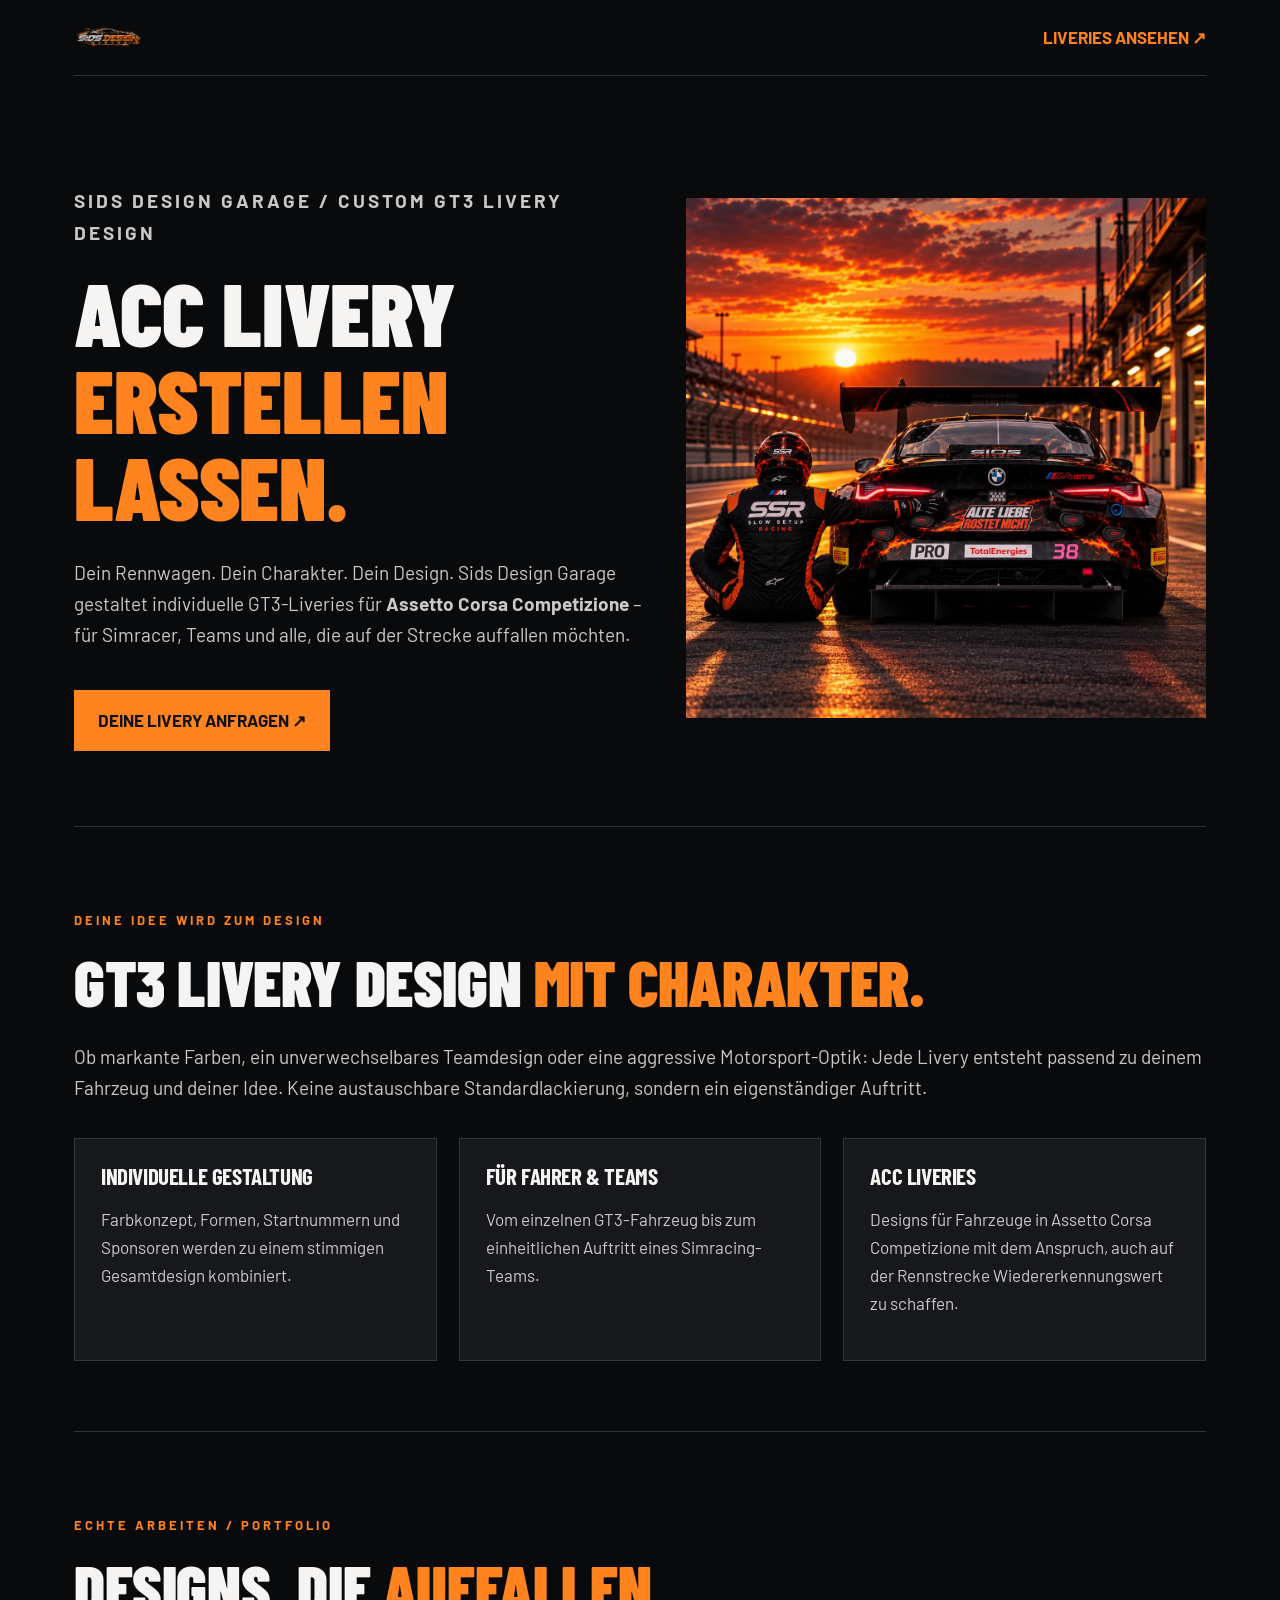
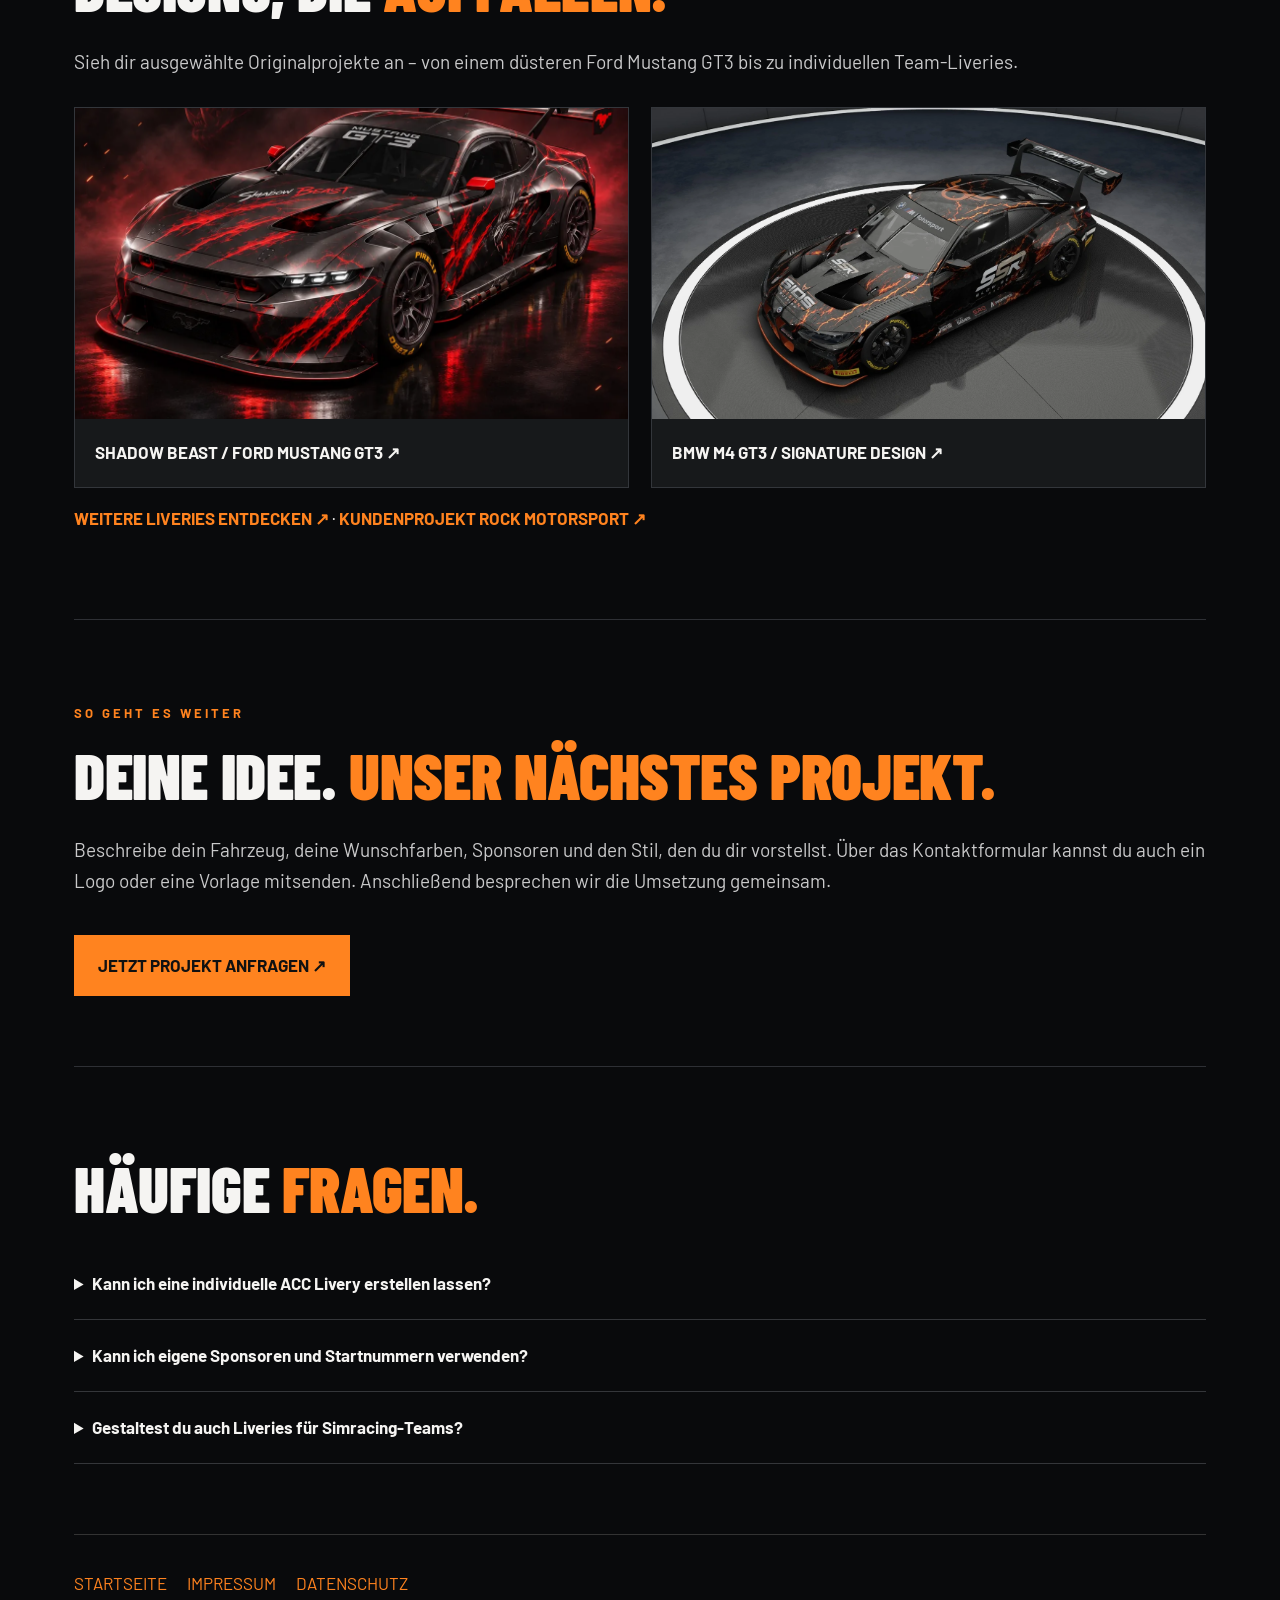
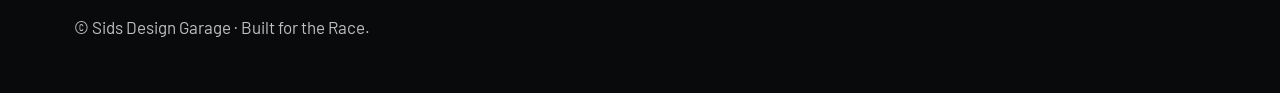
<file: acc-livery-erstellen-lassen.html>
<!doctype html>
<html lang="de"><head><meta charset="utf-8"><meta name="viewport" content="width=device-width,initial-scale=1">
<title>ACC Livery erstellen lassen | Individuelle GT3 Designs – Sids Design Garage</title>
<meta name="description" content="ACC Livery erstellen lassen: individuelle GT3-Lackierungen für Fahrer und Simracing-Teams. Entdecke Kundenprojekte und frage dein Wunschdesign an.">
<link rel="canonical" href="https://www.sidsdesign.de/acc-livery-erstellen-lassen.html">
<meta property="og:type" content="website"><meta property="og:title" content="ACC Livery erstellen lassen | Sids Design Garage"><meta property="og:description" content="Individuelle GT3-Liveries für Assetto Corsa Competizione. Von der Idee bis zum einzigartigen Rennwagen-Design."><meta property="og:url" content="https://www.sidsdesign.de/acc-livery-erstellen-lassen.html">
<meta property="og:image" content="https://www.sidsdesign.de/assets/built-for-the-race-m4.webp">
<link rel="stylesheet" href="styles.css"><style>
body{background:#090a0c;color:#f5f4f2} .seo-wrap{max-width:1180px;margin:auto;padding:0 24px}.seo-nav{padding:24px 0;display:flex;justify-content:space-between;align-items:center;gap:20px;border-bottom:1px solid #303238}.seo-nav img{width:68px}.seo-nav a,.seo-link{color:#ff831f;font-weight:800;text-decoration:none}.seo-hero{padding:90px 0 75px;display:grid;grid-template-columns:1.1fr 1fr;align-items:center;gap:40px}.seo-kicker{color:#ff831f;font-size:13px;font-weight:800;letter-spacing:3px;text-transform:uppercase}.seo-hero h1,.seo-heading{font-family:'Barlow Condensed',Impact,sans-serif;font-size:clamp(48px,7vw,95px);font-weight:900;line-height:.97;text-transform:uppercase;margin:20px 0 28px}.seo-hero h1 em,.seo-heading em{color:#ff831f;font-style:normal}.seo-hero p,.seo-lead{font-size:19px;line-height:1.65;color:#c9c9ca}.seo-hero img{width:100%;height:auto;display:block}.seo-button{display:inline-block;background:#ff831f;color:#111!important;font-weight:900;padding:17px 24px;text-decoration:none;margin-top:20px}.seo-section{padding:70px 0;border-top:1px solid #2e3035}.seo-heading{font-size:clamp(38px,5vw,66px)}.seo-grid{display:grid;grid-template-columns:repeat(3,minmax(0,1fr));gap:22px;margin-top:35px}.seo-card{background:#16181b;border:1px solid #33363b;padding:26px}.seo-card h3{font-size:23px;margin:0 0 15px}.seo-card p{line-height:1.65;color:#c9c9ca}.seo-projects{display:grid;grid-template-columns:repeat(2,minmax(0,1fr));gap:22px;margin-top:30px}.seo-projects a{display:block;background:#17191b;border:1px solid #33363b;color:#f5f4f2;text-decoration:none}.seo-projects img{display:block;width:100%;aspect-ratio:16/9;object-fit:cover}.seo-projects span{display:block;padding:20px;font-weight:800}.seo-faq details{padding:22px 0;border-bottom:1px solid #34363a}.seo-faq summary{font-weight:800;cursor:pointer}.seo-faq p{line-height:1.65;color:#c9c9ca}.seo-footer{padding:35px 0;border-top:1px solid #333;color:#bfc0c3}.seo-footer a{color:#ff831f;margin-right:20px}@media(max-width:760px){.seo-hero,.seo-grid,.seo-projects{grid-template-columns:1fr}.seo-hero{padding:55px 0}.seo-section{padding:50px 0}}
</style></head><body>
<div class="seo-wrap"><nav class="seo-nav" aria-label="Seitennavigation"><a href="/"><img src="assets/sids-design-garage-navigation.webp" alt="Sids Design Garage"></a><a href="/#liveries">LIVERIES ANSEHEN ↗</a></nav>
<main><section class="seo-hero"><div><p class="seo-kicker">Sids Design Garage / Custom GT3 Livery Design</p><h1>ACC LIVERY <em>ERSTELLEN LASSEN.</em></h1><p>Dein Rennwagen. Dein Charakter. Dein Design. Sids Design Garage gestaltet individuelle GT3-Liveries für <strong>Assetto Corsa Competizione</strong> – für Simracer, Teams und alle, die auf der Strecke auffallen möchten.</p><a class="seo-button" href="/#kontakt">DEINE LIVERY ANFRAGEN ↗</a></div><img src="assets/built-for-the-race-m4.webp" alt="Individuelle schwarz-orange BMW M4 GT3 Livery von Sids Design Garage" width="1200" height="675"></section>
<section class="seo-section"><p class="seo-kicker">Deine Idee wird zum Design</p><h2 class="seo-heading">GT3 LIVERY DESIGN <em>MIT CHARAKTER.</em></h2><p class="seo-lead">Ob markante Farben, ein unverwechselbares Teamdesign oder eine aggressive Motorsport-Optik: Jede Livery entsteht passend zu deinem Fahrzeug und deiner Idee. Keine austauschbare Standardlackierung, sondern ein eigenständiger Auftritt.</p><div class="seo-grid"><div class="seo-card"><h3>Individuelle Gestaltung</h3><p>Farbkonzept, Formen, Startnummern und Sponsoren werden zu einem stimmigen Gesamtdesign kombiniert.</p></div><div class="seo-card"><h3>Für Fahrer & Teams</h3><p>Vom einzelnen GT3-Fahrzeug bis zum einheitlichen Auftritt eines Simracing-Teams.</p></div><div class="seo-card"><h3>ACC Liveries</h3><p>Designs für Fahrzeuge in Assetto Corsa Competizione mit dem Anspruch, auch auf der Rennstrecke Wiedererkennungswert zu schaffen.</p></div></div></section>
<section class="seo-section"><p class="seo-kicker">Echte Arbeiten / Portfolio</p><h2 class="seo-heading">DESIGNS, DIE <em>AUFFALLEN.</em></h2><p class="seo-lead">Sieh dir ausgewählte Originalprojekte an – von einem düsteren Ford Mustang GT3 bis zu individuellen Team-Liveries.</p><div class="seo-projects"><a href="shadow-beast.html"><img loading="lazy" src="assets/customers/shadow-beast/shadow-beast-cover.webp" alt="Shadow Beast – Ford Mustang GT3 Kunden-Livery"><span>SHADOW BEAST / FORD MUSTANG GT3 ↗</span></a><a href="bmw-m4-gt3.html"><img loading="lazy" src="assets/sid-signature-bmw-01.webp" alt="Sids Design Garage BMW M4 GT3 Signature Livery"><span>BMW M4 GT3 / SIGNATURE DESIGN ↗</span></a></div><p><a class="seo-link" href="livery-collection.html">WEITERE LIVERIES ENTDECKEN ↗</a> · <a class="seo-link" href="rock-motorsport.html">KUNDENPROJEKT ROCK MOTORSPORT ↗</a></p></section>
<section class="seo-section"><p class="seo-kicker">So geht es weiter</p><h2 class="seo-heading">DEINE IDEE. <em>UNSER NÄCHSTES PROJEKT.</em></h2><p class="seo-lead">Beschreibe dein Fahrzeug, deine Wunschfarben, Sponsoren und den Stil, den du dir vorstellst. Über das Kontaktformular kannst du auch ein Logo oder eine Vorlage mitsenden. Anschließend besprechen wir die Umsetzung gemeinsam.</p><a class="seo-button" href="/#kontakt">JETZT PROJEKT ANFRAGEN ↗</a></section>
<section class="seo-section seo-faq"><h2 class="seo-heading">HÄUFIGE <em>FRAGEN.</em></h2><details><summary>Kann ich eine individuelle ACC Livery erstellen lassen?</summary><p>Ja. Du kannst Sids Design Garage eine Anfrage mit deinem Fahrzeug, deinen Farben und deinen Vorstellungen senden. Gemeinsam klären wir, was sich umsetzen lässt.</p></details><details><summary>Kann ich eigene Sponsoren und Startnummern verwenden?</summary><p>Ja, teile die gewünschten Startnummern und vorhandenen Logos bei deiner Anfrage mit. Die Verwendung fremder Marken oder Logos muss entsprechend erlaubt sein.</p></details><details><summary>Gestaltest du auch Liveries für Simracing-Teams?</summary><p>Ja. Im Portfolio findest du bereits verschiedene Kunden- und Teamprojekte mit individuellen GT3-Designs.</p></details></section></main>
<footer class="seo-footer"><a href="/">STARTSEITE</a><a href="impressum.html">IMPRESSUM</a><a href="datenschutz.html">DATENSCHUTZ</a><p>© Sids Design Garage · Built for the Race.</p></footer></div></body></html>
</file>
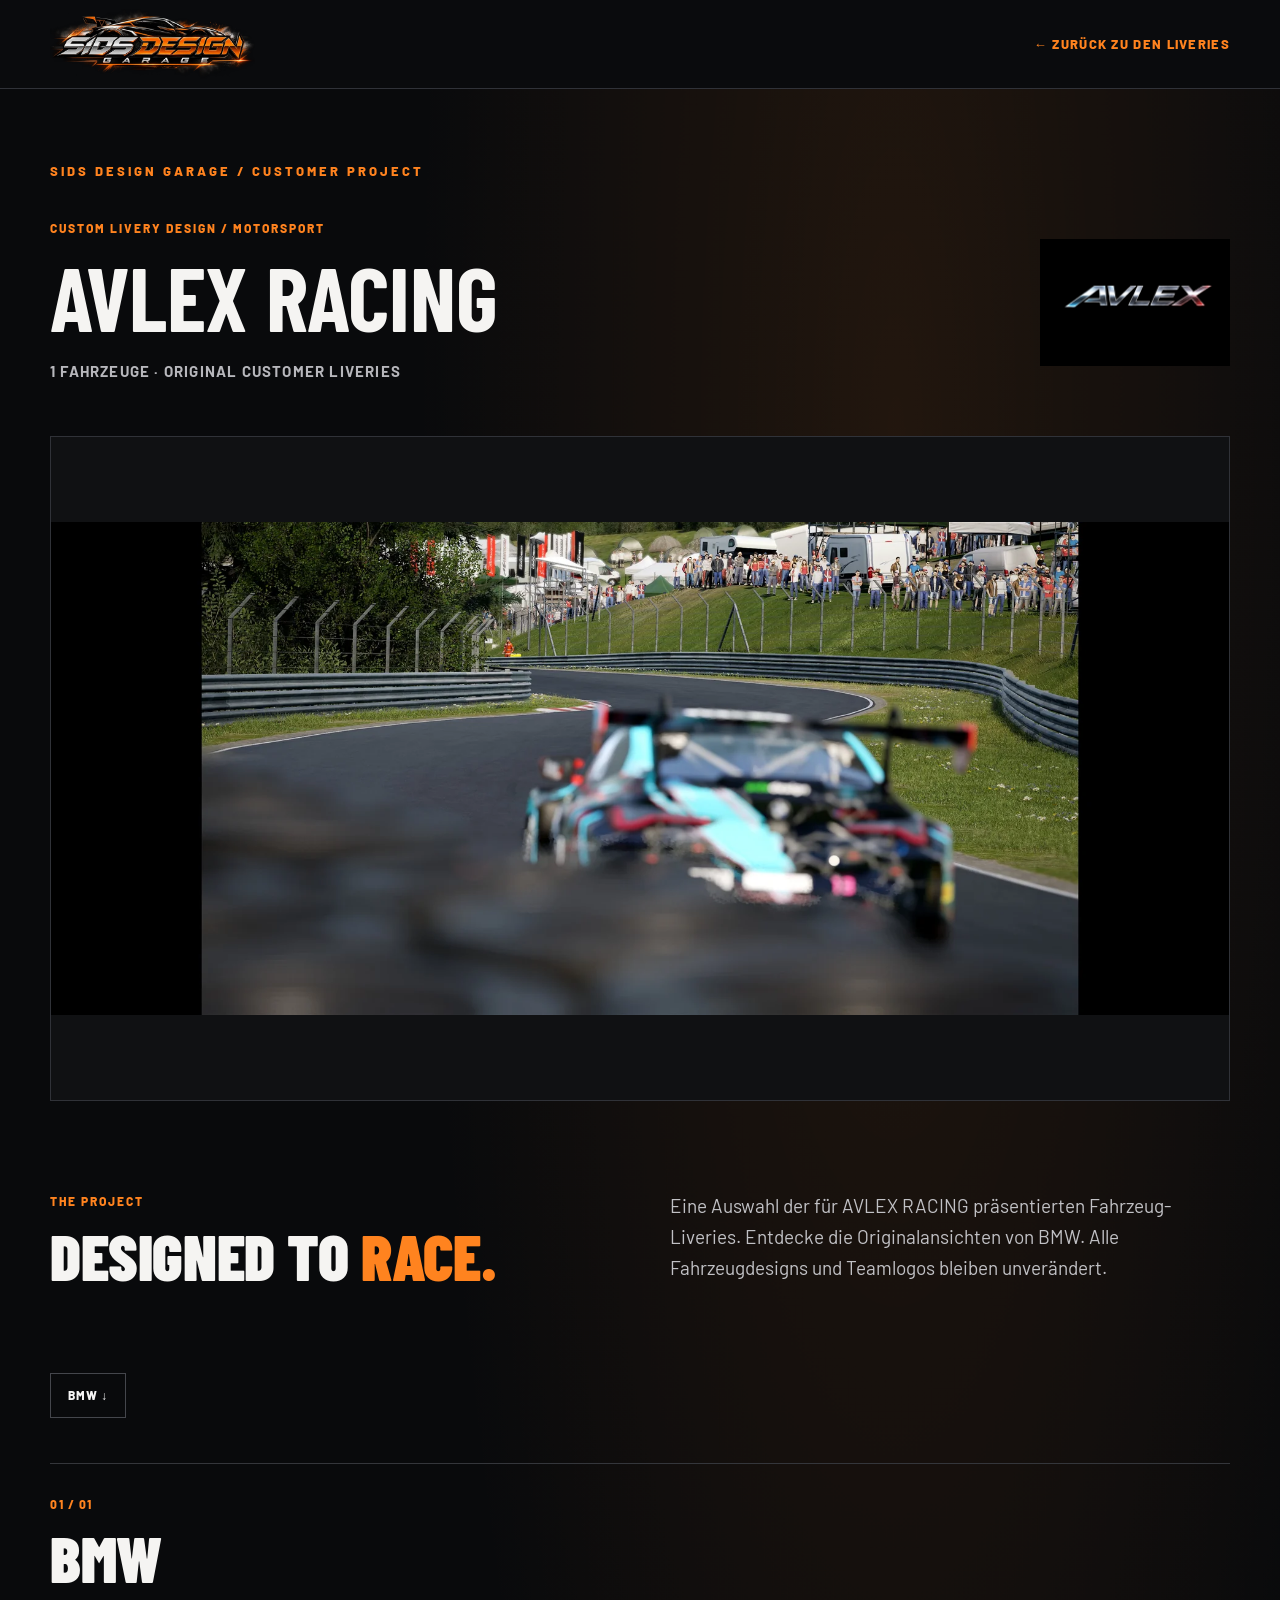
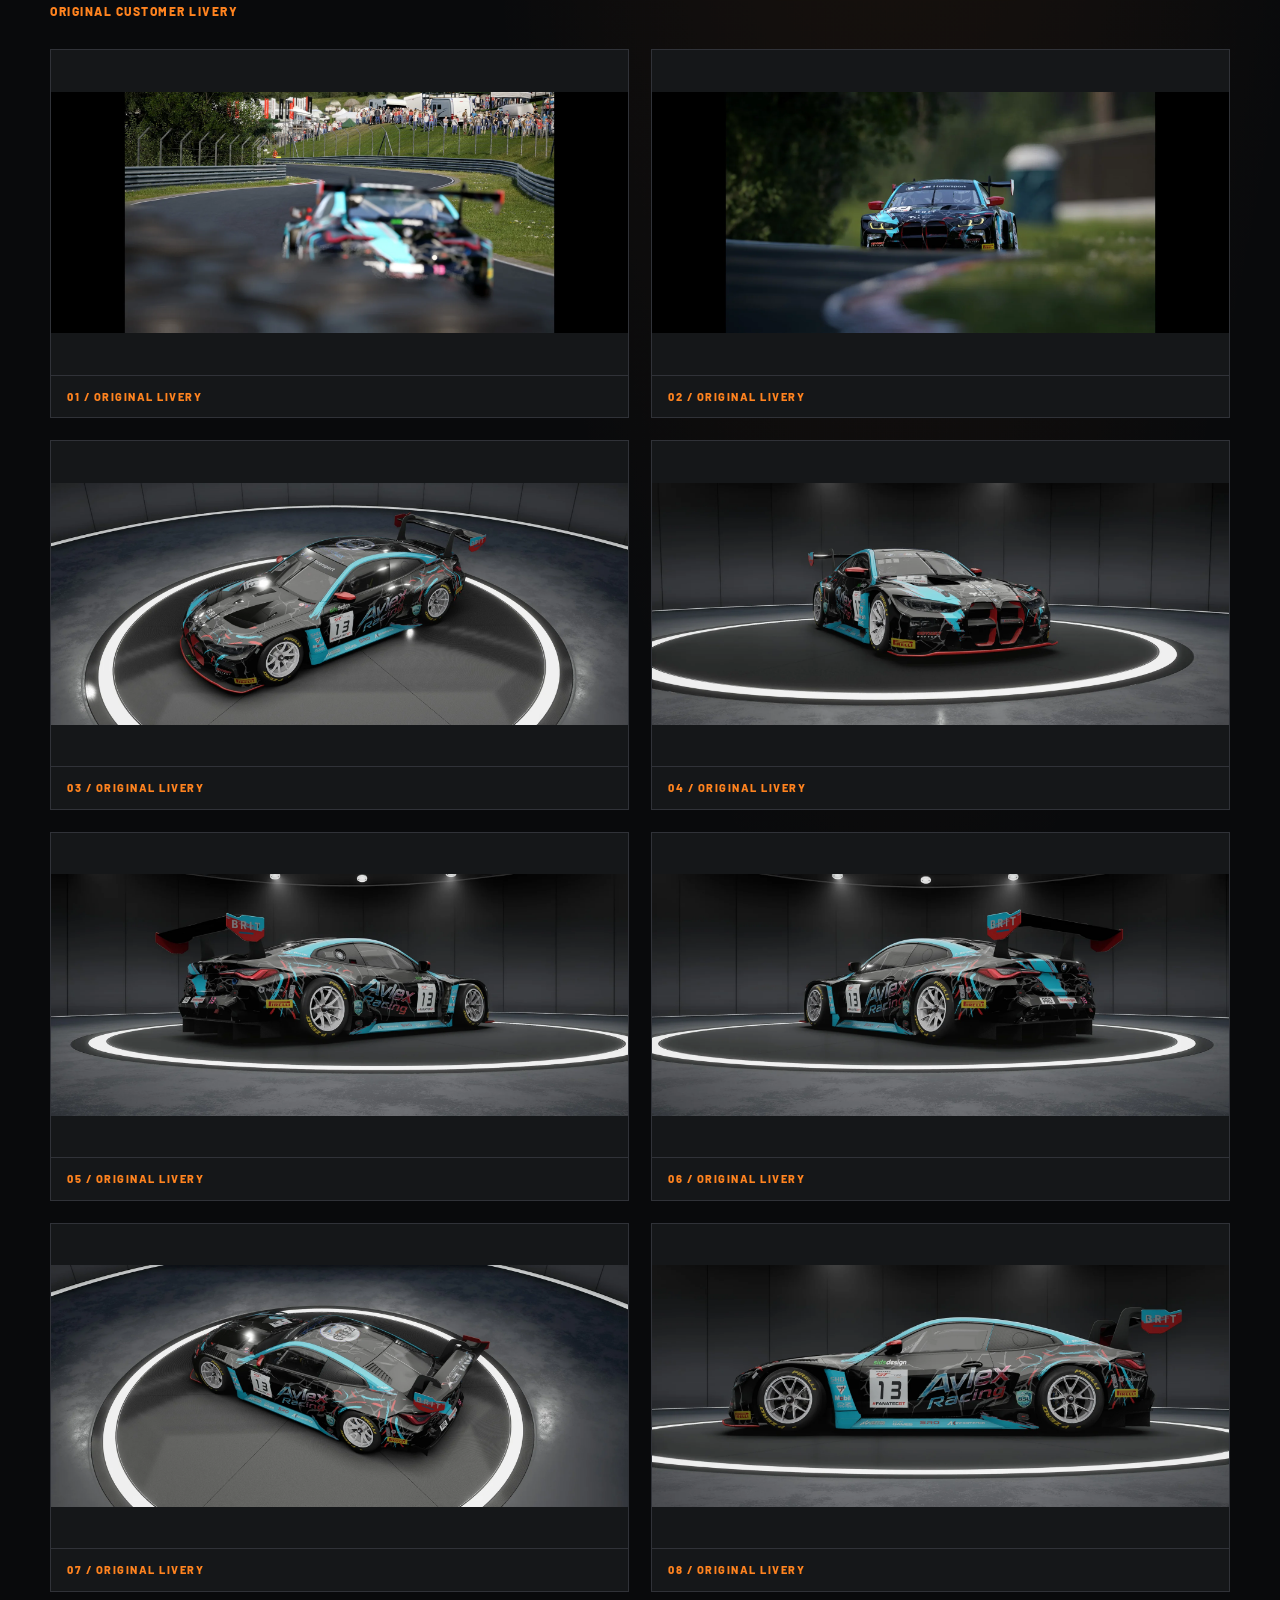
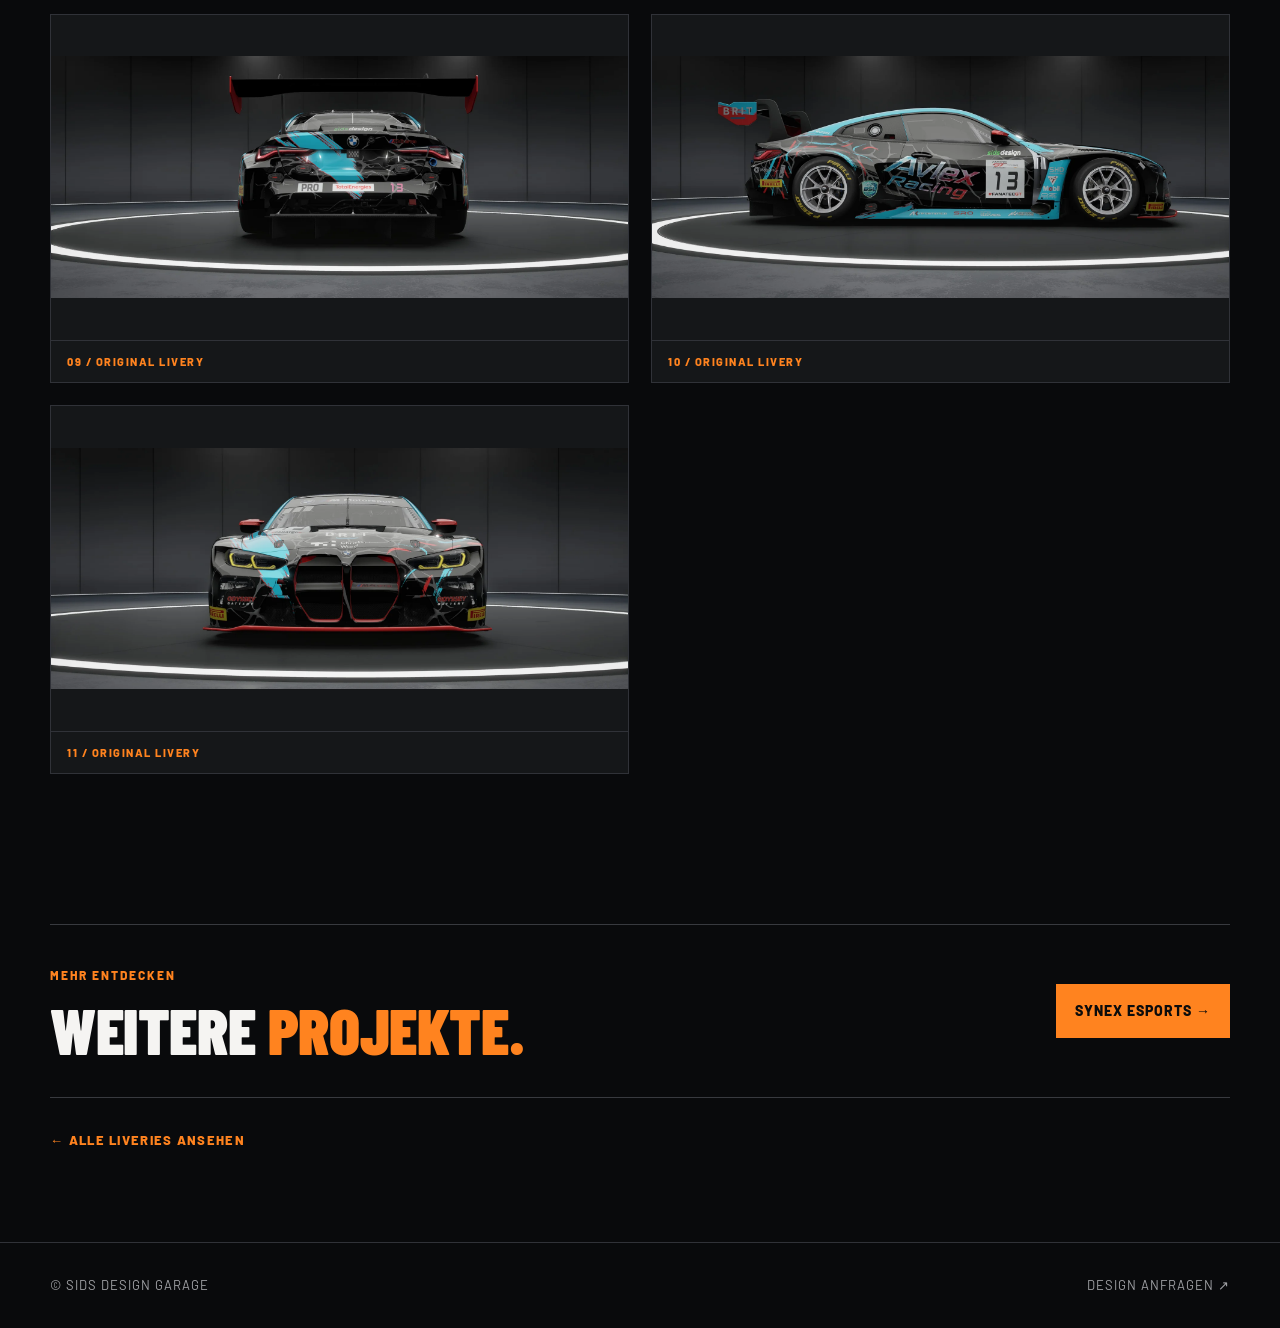
<file: avlex-racing.html>
<!doctype html><html lang="de"><head><meta charset="utf-8"><meta name="viewport" content="width=device-width,initial-scale=1"><meta name="theme-color" content="#090a0c"><meta name="description" content="AVLEX RACING: 1 Fahrzeuge mit originalen Kunden-Liveries im Portfolio von Sids Design Garage."><title>AVLEX RACING | Kundenprojekt | Sids Design Garage</title><link rel="canonical" href="https://www.sidsdesign.de/avlex-racing.html"><meta property="og:title" content="AVLEX RACING | Sids Design Garage"><meta property="og:description" content="Originale GT3-Liveries und Fahrzeuggalerien für AVLEX RACING."><meta property="og:image" content="https://www.sidsdesign.de/assets/customers/avlex%20racing/bmw/bmw-01.webp"><link href="https://fonts.googleapis.com" rel="preconnect"><link crossorigin href="https://fonts.gstatic.com" rel="preconnect"><link href="https://fonts.googleapis.com/css2?family=Barlow+Condensed:wght@500;600;700;800;900&family=Barlow:wght@400;500;600;700&display=swap" rel="stylesheet"><link rel="stylesheet" href="styles.css?v=customer-projects-20261025"></head><body><a class="skip" href="#main">Zum Inhalt springen</a><header class="detail-header"><div class="container detail-nav"><a href="index.html#liveries"><img src="assets/sids-design-garage-navigation.webp" alt="Sids Design Garage"></a><a class="detail-back" href="index.html#liveries">← ZURÜCK ZU DEN LIVERIES</a></div></header><main id="main" class="detail-main"><div class="container"><p class="section-kicker">SIDS DESIGN GARAGE / CUSTOMER PROJECT</p><div class="customer-hero"><div><p class="detail-overline">CUSTOM LIVERY DESIGN / MOTORSPORT</p><h1>AVLEX RACING</h1><p class="detail-subtitle">1 FAHRZEUGE · ORIGINAL CUSTOMER LIVERIES</p></div><img class="customer-hero-logo" src="assets/customers/avlex-racing-logo.webp" alt="Originales Logo von AVLEX RACING"></div><div class="detail-cover"><img src="assets/customers/avlex%20racing/bmw/bmw-01.webp" alt="AVLEX RACING – BMW Original-Livery" fetchpriority="high"></div><div class="detail-intro"><div><span>THE PROJECT</span><h2>DESIGNED TO <em>RACE.</em></h2></div><p>Eine Auswahl der für AVLEX RACING präsentierten Fahrzeug-Liveries. Entdecke die Originalansichten von BMW. Alle Fahrzeugdesigns und Teamlogos bleiben unverändert.</p></div><nav class="customer-vehicle-nav" aria-label="Fahrzeuge"><a href="#vehicle-1">BMW ↓</a></nav><section class="customer-vehicle" id="vehicle-1"><div class="customer-vehicle-head"><span>01 / 01</span><h2>BMW</h2><p>ORIGINAL CUSTOMER LIVERY</p></div><div class="detail-gallery"><figure class="detail-shot"><img src="assets/customers/avlex%20racing/bmw/bmw-01.webp" alt="AVLEX RACING – BMW, Original-Livery Ansicht 1" loading="lazy"><figcaption>01 / ORIGINAL LIVERY</figcaption></figure><figure class="detail-shot"><img src="assets/customers/avlex%20racing/bmw/bmw-02.webp" alt="AVLEX RACING – BMW, Original-Livery Ansicht 2" loading="lazy"><figcaption>02 / ORIGINAL LIVERY</figcaption></figure><figure class="detail-shot"><img src="assets/customers/avlex%20racing/bmw/bmw-03.webp" alt="AVLEX RACING – BMW, Original-Livery Ansicht 3" loading="lazy"><figcaption>03 / ORIGINAL LIVERY</figcaption></figure><figure class="detail-shot"><img src="assets/customers/avlex%20racing/bmw/bmw-04.webp" alt="AVLEX RACING – BMW, Original-Livery Ansicht 4" loading="lazy"><figcaption>04 / ORIGINAL LIVERY</figcaption></figure><figure class="detail-shot"><img src="assets/customers/avlex%20racing/bmw/bmw-05.webp" alt="AVLEX RACING – BMW, Original-Livery Ansicht 5" loading="lazy"><figcaption>05 / ORIGINAL LIVERY</figcaption></figure><figure class="detail-shot"><img src="assets/customers/avlex%20racing/bmw/bmw-06.webp" alt="AVLEX RACING – BMW, Original-Livery Ansicht 6" loading="lazy"><figcaption>06 / ORIGINAL LIVERY</figcaption></figure><figure class="detail-shot"><img src="assets/customers/avlex%20racing/bmw/bmw-07.webp" alt="AVLEX RACING – BMW, Original-Livery Ansicht 7" loading="lazy"><figcaption>07 / ORIGINAL LIVERY</figcaption></figure><figure class="detail-shot"><img src="assets/customers/avlex%20racing/bmw/bmw-08.webp" alt="AVLEX RACING – BMW, Original-Livery Ansicht 8" loading="lazy"><figcaption>08 / ORIGINAL LIVERY</figcaption></figure><figure class="detail-shot"><img src="assets/customers/avlex%20racing/bmw/bmw-09.webp" alt="AVLEX RACING – BMW, Original-Livery Ansicht 9" loading="lazy"><figcaption>09 / ORIGINAL LIVERY</figcaption></figure><figure class="detail-shot"><img src="assets/customers/avlex%20racing/bmw/bmw-10.webp" alt="AVLEX RACING – BMW, Original-Livery Ansicht 10" loading="lazy"><figcaption>10 / ORIGINAL LIVERY</figcaption></figure><figure class="detail-shot"><img src="assets/customers/avlex%20racing/bmw/bmw-11.webp" alt="AVLEX RACING – BMW, Original-Livery Ansicht 11" loading="lazy"><figcaption>11 / ORIGINAL LIVERY</figcaption></figure></div></section><div class="detail-next"><div><span>MEHR ENTDECKEN</span><h2>WEITERE <em>PROJEKTE.</em></h2></div><a class="btn btn-primary" href="synex-esports.html">SYNEX ESPORTS →</a></div><a class="detail-back detail-bottom-link" href="index.html#liveries">← ALLE LIVERIES ANSEHEN</a></div></main><footer><div class="container detail-footer"><span>© SIDS DESIGN GARAGE</span><a href="index.html#kontakt">DESIGN ANFRAGEN ↗</a></div></footer></body></html>
</file>
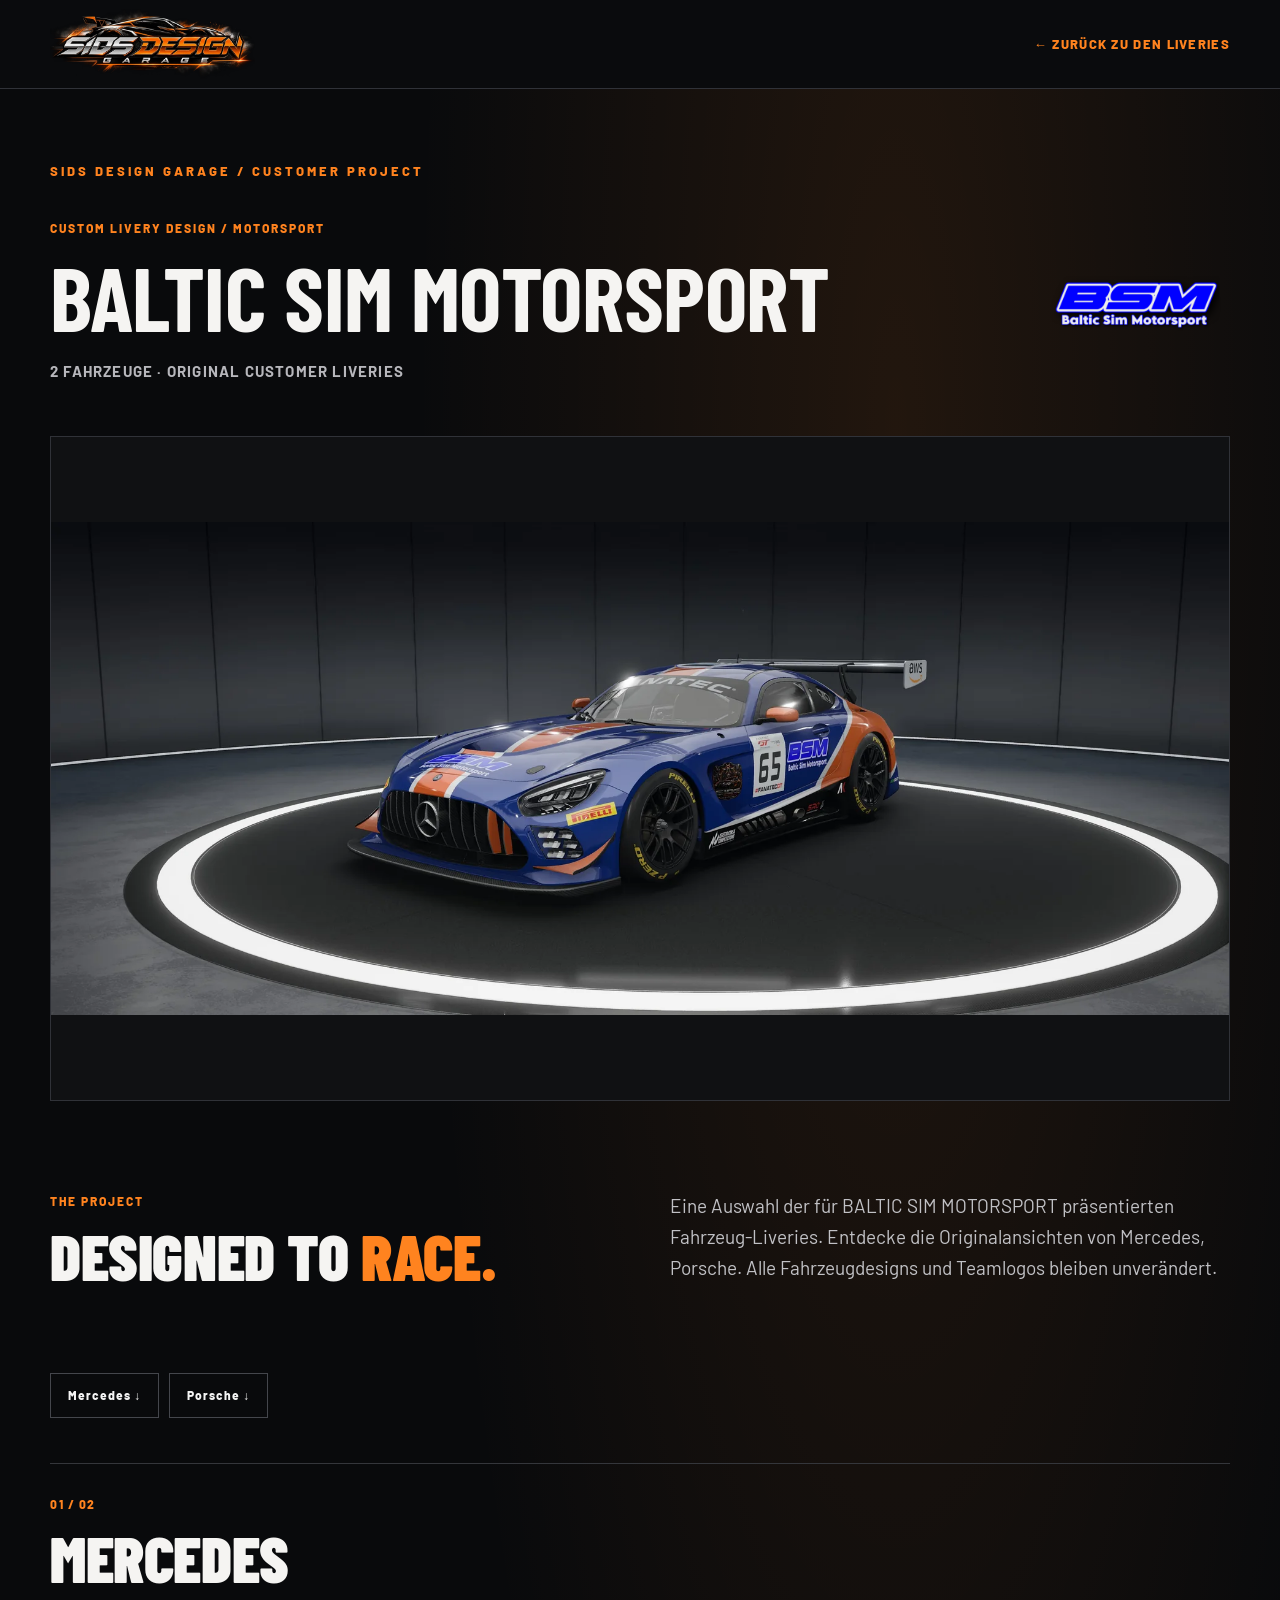
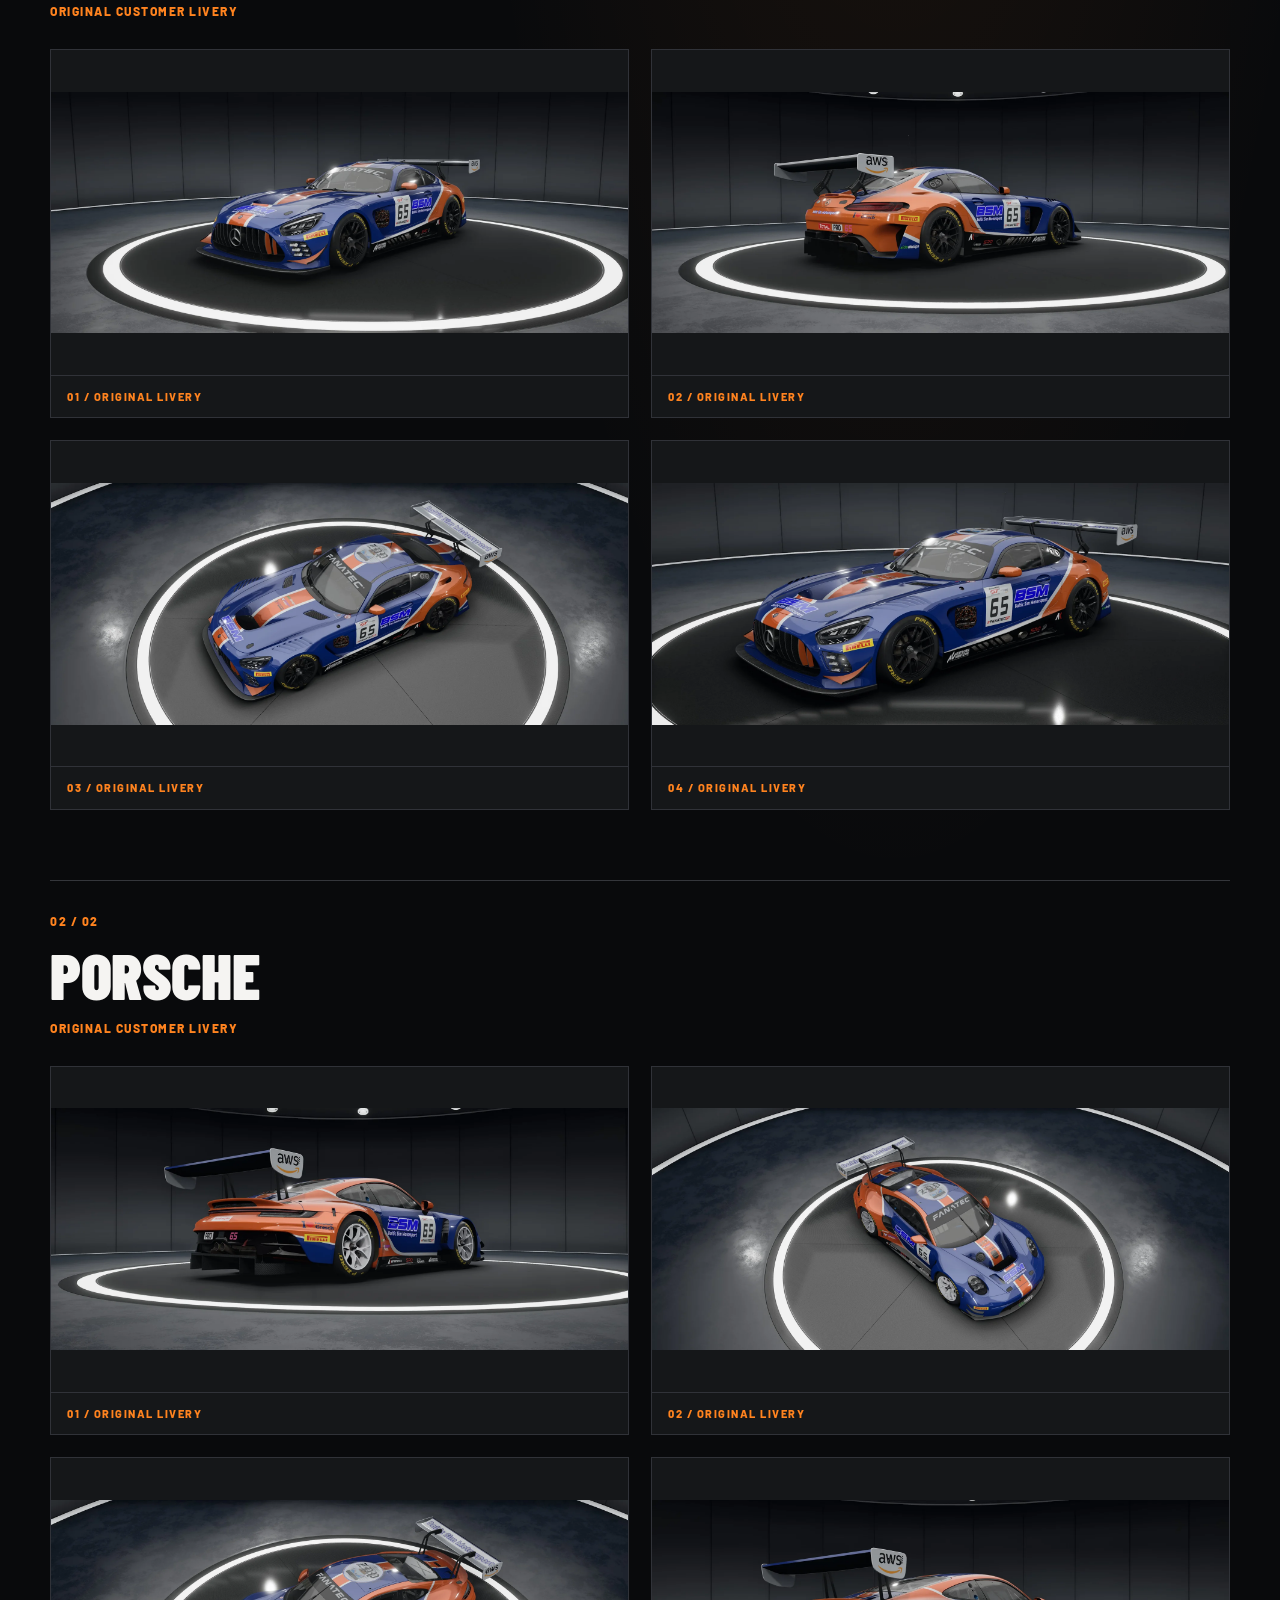
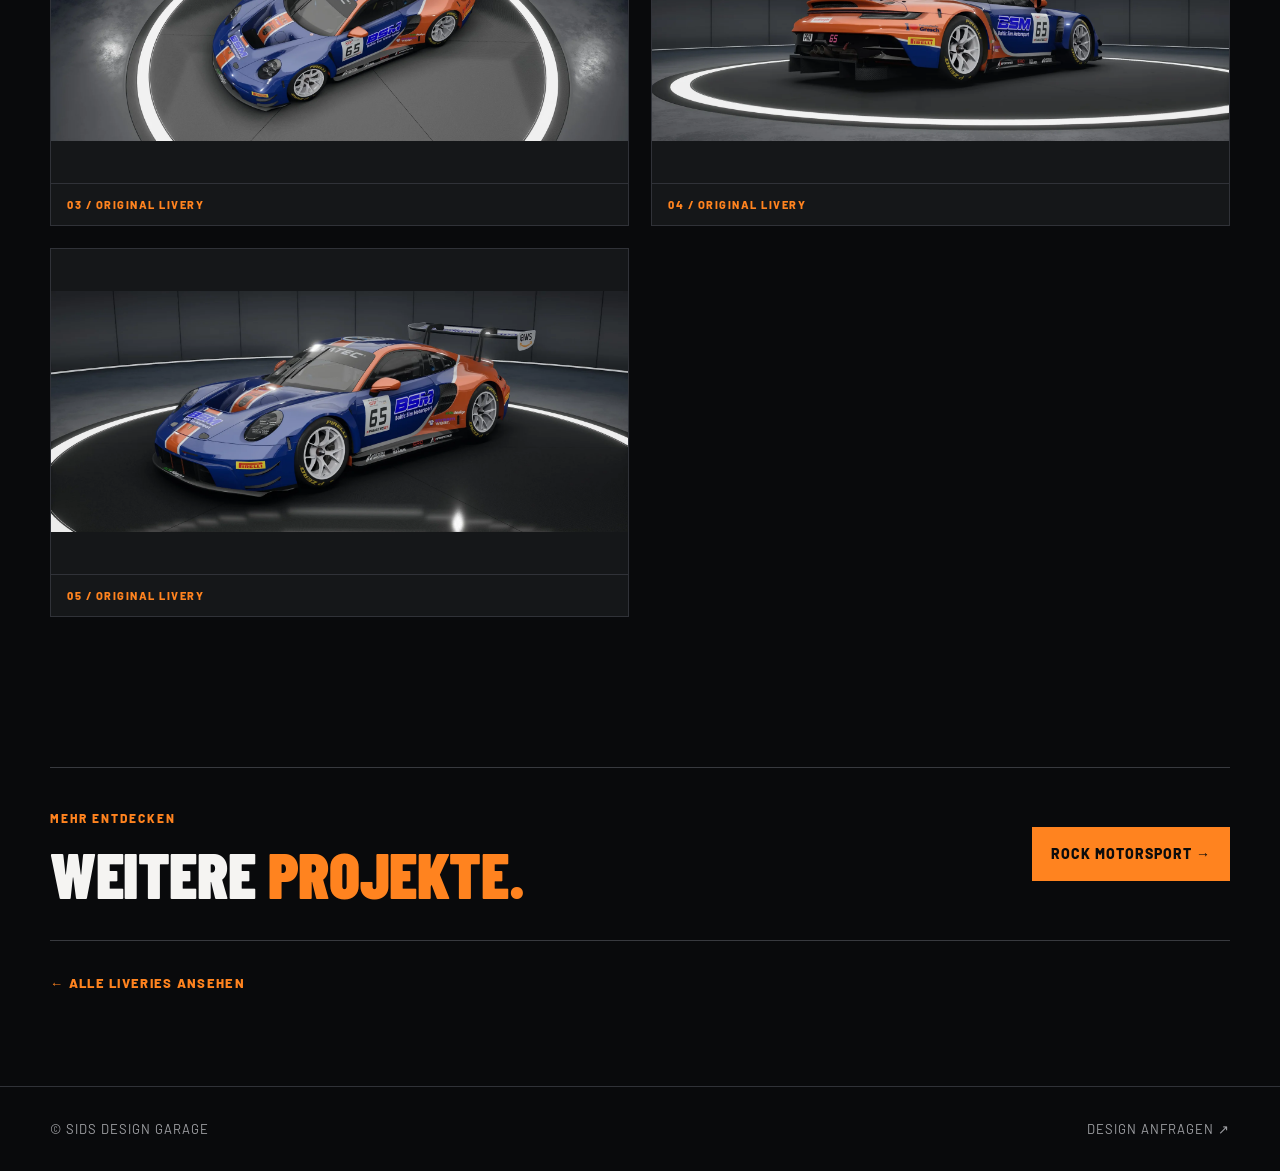
<file: baltic-sim-motorsport.html>
<!doctype html><html lang="de"><head><meta charset="utf-8"><meta name="viewport" content="width=device-width,initial-scale=1"><meta name="theme-color" content="#090a0c"><meta name="description" content="BALTIC SIM MOTORSPORT: 2 Fahrzeuge mit originalen Kunden-Liveries im Portfolio von Sids Design Garage."><title>BALTIC SIM MOTORSPORT | Kundenprojekt | Sids Design Garage</title><link rel="canonical" href="https://www.sidsdesign.de/baltic-sim-motorsport.html"><meta property="og:title" content="BALTIC SIM MOTORSPORT | Sids Design Garage"><meta property="og:description" content="Originale GT3-Liveries und Fahrzeuggalerien für BALTIC SIM MOTORSPORT."><meta property="og:image" content="https://www.sidsdesign.de/assets/customers/balticsim%20motorsport/mercedes/mercedes-01.webp"><link href="https://fonts.googleapis.com" rel="preconnect"><link crossorigin href="https://fonts.gstatic.com" rel="preconnect"><link href="https://fonts.googleapis.com/css2?family=Barlow+Condensed:wght@500;600;700;800;900&family=Barlow:wght@400;500;600;700&display=swap" rel="stylesheet"><link rel="stylesheet" href="styles.css?v=customer-projects-20261025"></head><body><a class="skip" href="#main">Zum Inhalt springen</a><header class="detail-header"><div class="container detail-nav"><a href="index.html#liveries"><img src="assets/sids-design-garage-navigation.webp" alt="Sids Design Garage"></a><a class="detail-back" href="index.html#liveries">← ZURÜCK ZU DEN LIVERIES</a></div></header><main id="main" class="detail-main"><div class="container"><p class="section-kicker">SIDS DESIGN GARAGE / CUSTOMER PROJECT</p><div class="customer-hero"><div><p class="detail-overline">CUSTOM LIVERY DESIGN / MOTORSPORT</p><h1>BALTIC SIM MOTORSPORT</h1><p class="detail-subtitle">2 FAHRZEUGE · ORIGINAL CUSTOMER LIVERIES</p></div><img class="customer-hero-logo" src="assets/customers/baltic-sim-motorsport-logo.png" alt="Originales Logo von BALTIC SIM MOTORSPORT"></div><div class="detail-cover"><img src="assets/customers/balticsim%20motorsport/mercedes/mercedes-01.webp" alt="BALTIC SIM MOTORSPORT – Mercedes Original-Livery" fetchpriority="high"></div><div class="detail-intro"><div><span>THE PROJECT</span><h2>DESIGNED TO <em>RACE.</em></h2></div><p>Eine Auswahl der für BALTIC SIM MOTORSPORT präsentierten Fahrzeug-Liveries. Entdecke die Originalansichten von Mercedes, Porsche. Alle Fahrzeugdesigns und Teamlogos bleiben unverändert.</p></div><nav class="customer-vehicle-nav" aria-label="Fahrzeuge"><a href="#vehicle-1">Mercedes ↓</a><a href="#vehicle-2">Porsche ↓</a></nav><section class="customer-vehicle" id="vehicle-1"><div class="customer-vehicle-head"><span>01 / 02</span><h2>MERCEDES</h2><p>ORIGINAL CUSTOMER LIVERY</p></div><div class="detail-gallery"><figure class="detail-shot"><img src="assets/customers/balticsim%20motorsport/mercedes/mercedes-01.webp" alt="BALTIC SIM MOTORSPORT – Mercedes, Original-Livery Ansicht 1" loading="lazy"><figcaption>01 / ORIGINAL LIVERY</figcaption></figure><figure class="detail-shot"><img src="assets/customers/balticsim%20motorsport/mercedes/mercedes-02.webp" alt="BALTIC SIM MOTORSPORT – Mercedes, Original-Livery Ansicht 2" loading="lazy"><figcaption>02 / ORIGINAL LIVERY</figcaption></figure><figure class="detail-shot"><img src="assets/customers/balticsim%20motorsport/mercedes/mercedes-03.webp" alt="BALTIC SIM MOTORSPORT – Mercedes, Original-Livery Ansicht 3" loading="lazy"><figcaption>03 / ORIGINAL LIVERY</figcaption></figure><figure class="detail-shot"><img src="assets/customers/balticsim%20motorsport/mercedes/mercedes-04.webp" alt="BALTIC SIM MOTORSPORT – Mercedes, Original-Livery Ansicht 4" loading="lazy"><figcaption>04 / ORIGINAL LIVERY</figcaption></figure></div></section><section class="customer-vehicle" id="vehicle-2"><div class="customer-vehicle-head"><span>02 / 02</span><h2>PORSCHE</h2><p>ORIGINAL CUSTOMER LIVERY</p></div><div class="detail-gallery"><figure class="detail-shot"><img src="assets/customers/balticsim%20motorsport/porsche/porsche-01.webp" alt="BALTIC SIM MOTORSPORT – Porsche, Original-Livery Ansicht 1" loading="lazy"><figcaption>01 / ORIGINAL LIVERY</figcaption></figure><figure class="detail-shot"><img src="assets/customers/balticsim%20motorsport/porsche/porsche-02.webp" alt="BALTIC SIM MOTORSPORT – Porsche, Original-Livery Ansicht 2" loading="lazy"><figcaption>02 / ORIGINAL LIVERY</figcaption></figure><figure class="detail-shot"><img src="assets/customers/balticsim%20motorsport/porsche/porsche-03.webp" alt="BALTIC SIM MOTORSPORT – Porsche, Original-Livery Ansicht 3" loading="lazy"><figcaption>03 / ORIGINAL LIVERY</figcaption></figure><figure class="detail-shot"><img src="assets/customers/balticsim%20motorsport/porsche/porsche-04.webp" alt="BALTIC SIM MOTORSPORT – Porsche, Original-Livery Ansicht 4" loading="lazy"><figcaption>04 / ORIGINAL LIVERY</figcaption></figure><figure class="detail-shot"><img src="assets/customers/balticsim%20motorsport/porsche/porsche-05.webp" alt="BALTIC SIM MOTORSPORT – Porsche, Original-Livery Ansicht 5" loading="lazy"><figcaption>05 / ORIGINAL LIVERY</figcaption></figure></div></section><div class="detail-next"><div><span>MEHR ENTDECKEN</span><h2>WEITERE <em>PROJEKTE.</em></h2></div><a class="btn btn-primary" href="rock-motorsport.html">ROCK MOTORSPORT →</a></div><a class="detail-back detail-bottom-link" href="index.html#liveries">← ALLE LIVERIES ANSEHEN</a></div></main><footer><div class="container detail-footer"><span>© SIDS DESIGN GARAGE</span><a href="index.html#kontakt">DESIGN ANFRAGEN ↗</a></div></footer></body></html>
</file>
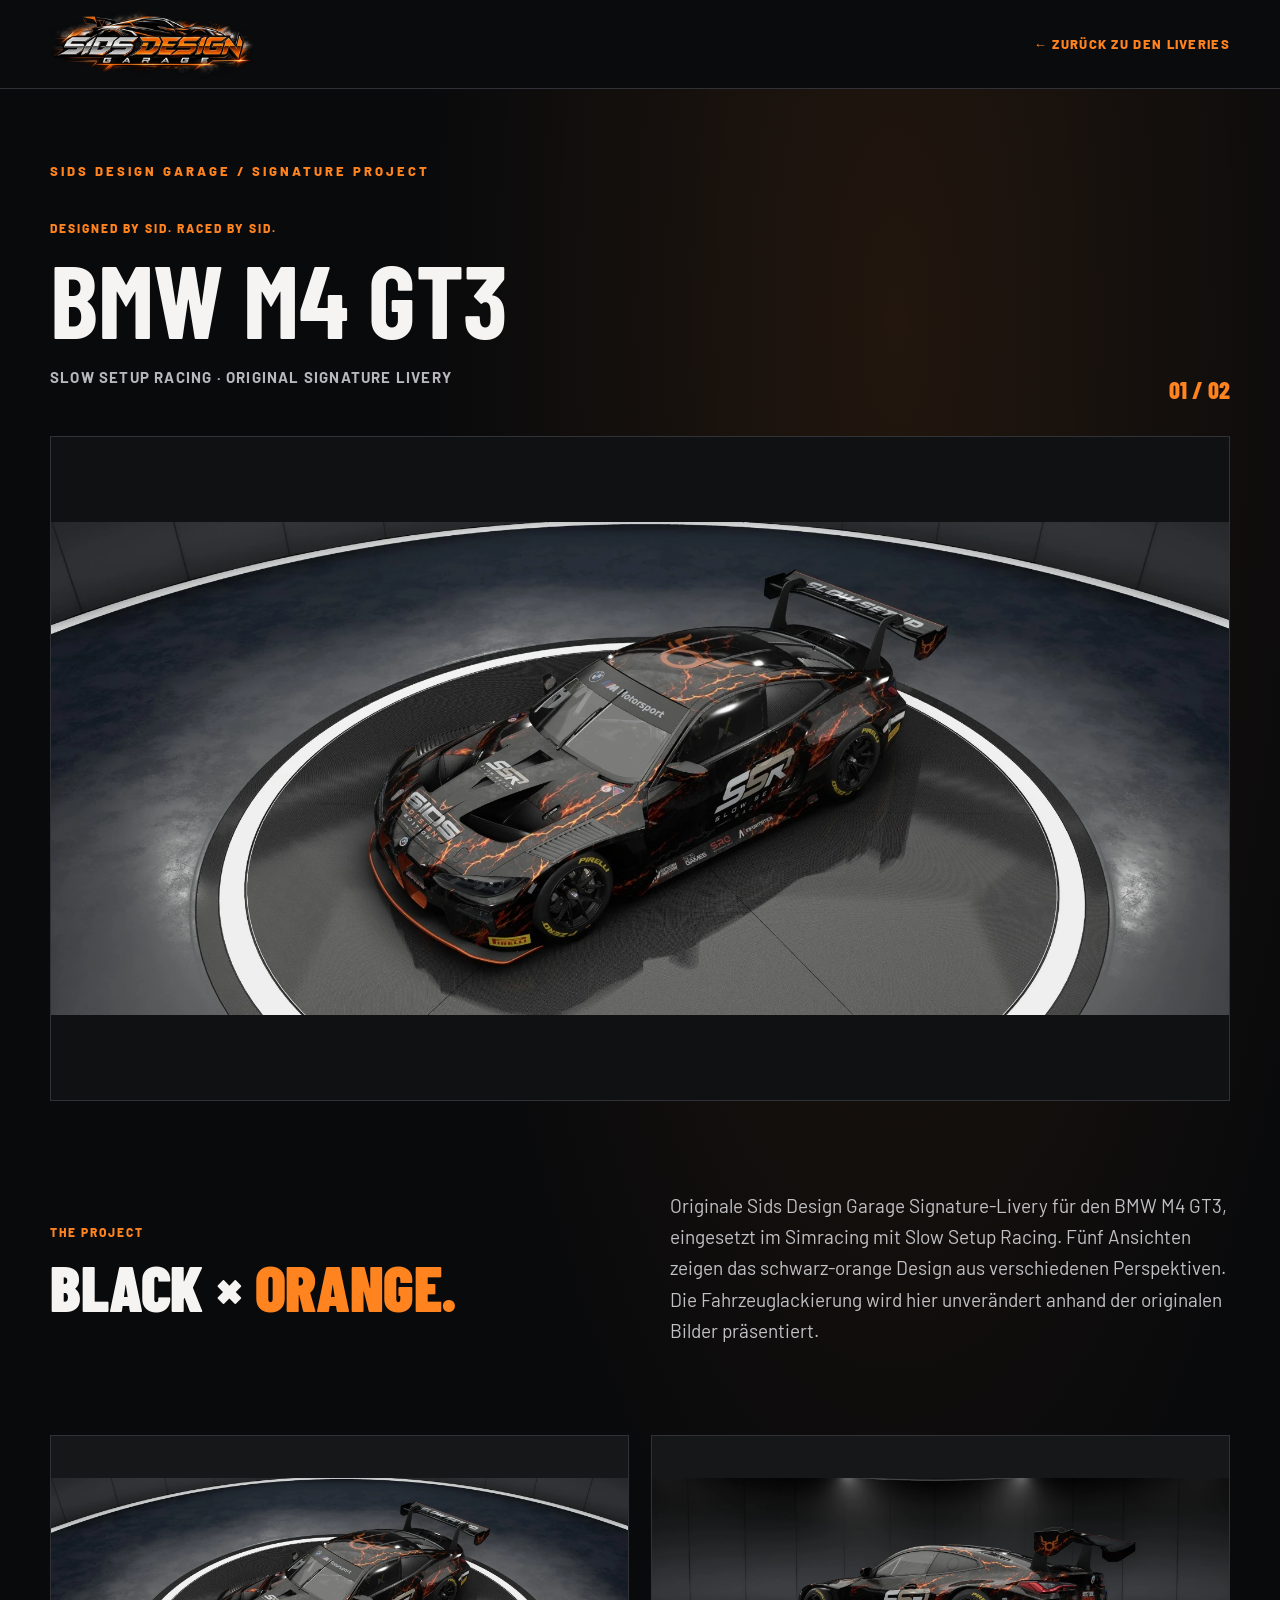
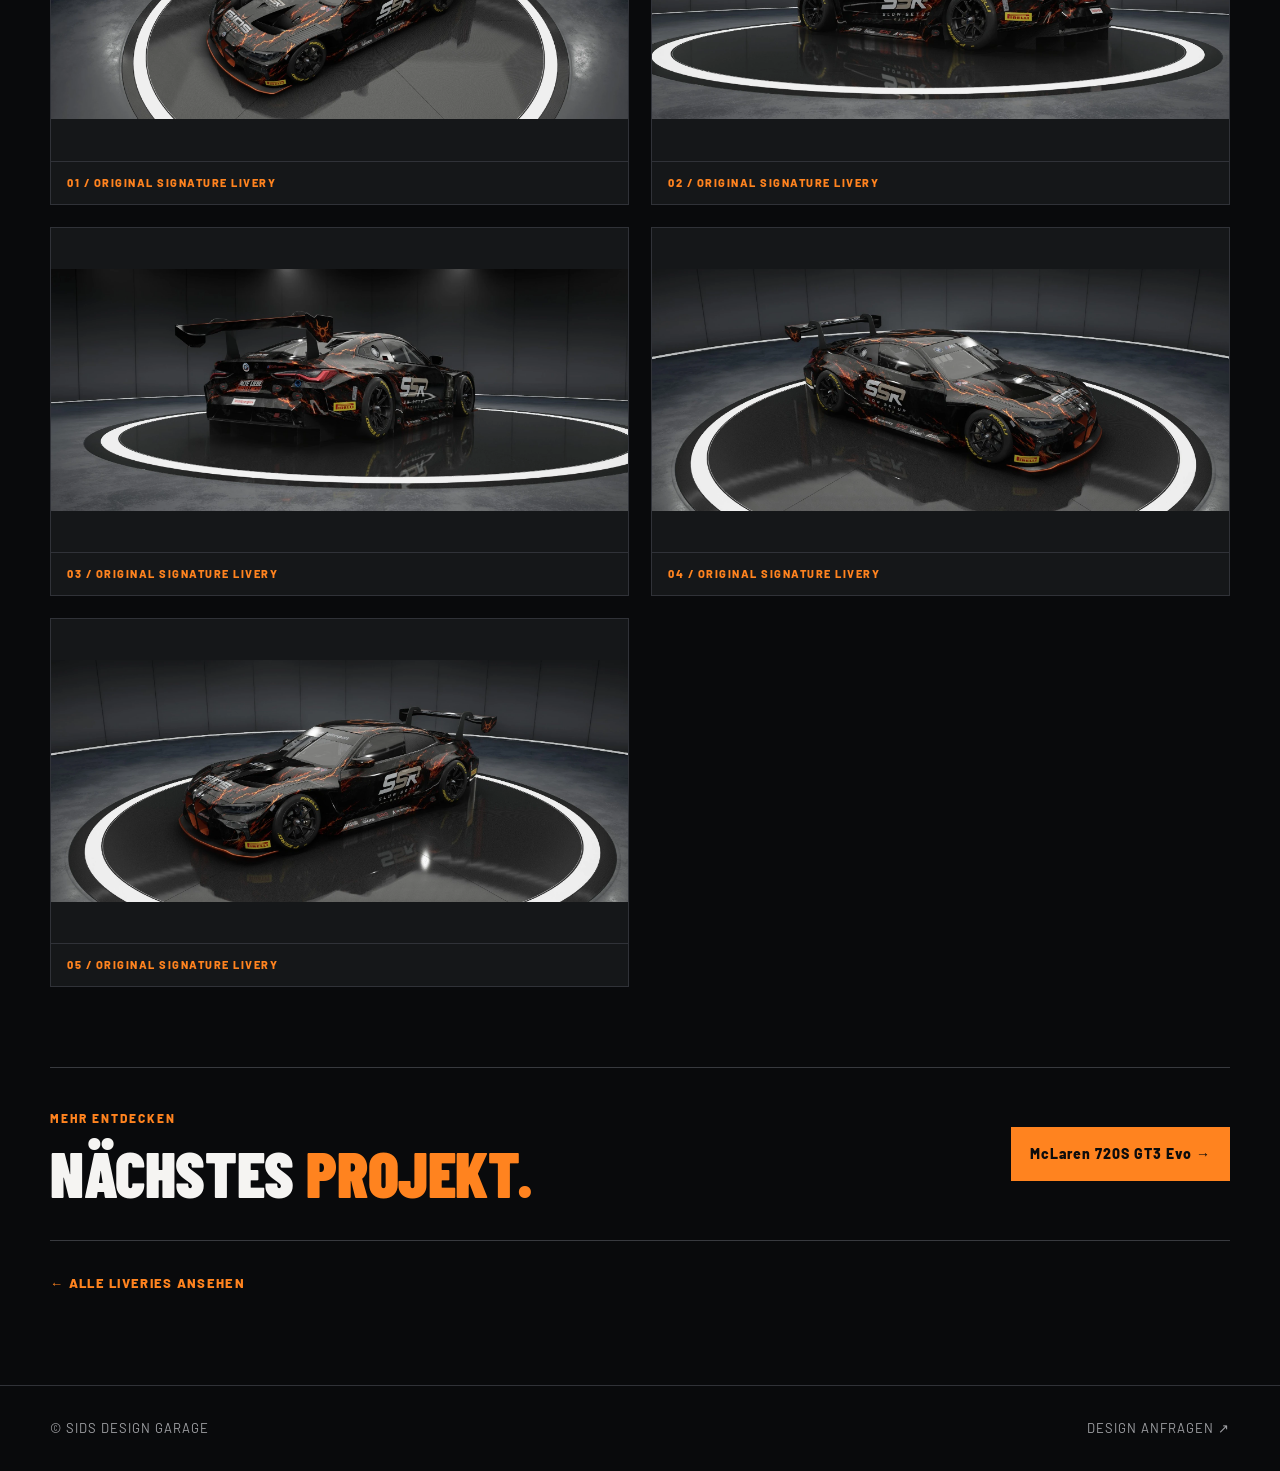
<file: bmw-m4-gt3.html>
<!doctype html>
<html lang="de"><head><meta charset="utf-8"><meta name="viewport" content="width=device-width,initial-scale=1"><meta name="theme-color" content="#090a0c"><meta name="description" content="Originale Sids Design Garage Signature-Livery für den BMW M4 GT3, eingesetzt im Simracing mit Slow Setup Racing. Fünf Ansichten zeigen das schwarz-orange Design aus verschiedenen Perspektiven."><title>BMW M4 GT3 Signature Livery | Sids Design Garage</title><link rel="canonical" href="https://www.sidsdesign.de/bmw-m4-gt3.html"><meta property="og:type" content="article"><meta property="og:title" content="BMW M4 GT3 | Sids Design Garage"><meta property="og:description" content="Originale Sids Design Garage Signature-Livery für den BMW M4 GT3, eingesetzt im Simracing mit Slow Setup Racing. Fünf Ansichten zeigen das schwarz-orange Design aus verschiedenen Perspektiven."><meta property="og:image" content="https://www.sidsdesign.de/assets/sid-signature-bmw-01.webp"><link href="https://fonts.googleapis.com" rel="preconnect"><link crossorigin href="https://fonts.gstatic.com" rel="preconnect"><link href="https://fonts.googleapis.com/css2?family=Barlow+Condensed:wght@500;600;700;800;900&family=Barlow:wght@400;500;600;700&display=swap" rel="stylesheet"><link rel="stylesheet" href="styles.css?v=signature-projects-20261025"></head>
<body><a class="skip" href="#main">Zum Inhalt springen</a><header class="detail-header"><div class="container detail-nav"><a href="index.html#liveries" aria-label="Zurück zu Sids Design Garage"><img src="assets/sids-design-garage-navigation.webp" alt="Sids Design Garage"></a><a class="detail-back" href="index.html#liveries">← ZURÜCK ZU DEN LIVERIES</a></div></header>
<main id="main" class="detail-main"><div class="container"><p class="section-kicker">SIDS DESIGN GARAGE / SIGNATURE PROJECT</p><div class="detail-title-row"><div><p class="detail-overline">DESIGNED BY SID. RACED BY SID.</p><h1>BMW M4 GT3</h1><p class="detail-subtitle">SLOW SETUP RACING · ORIGINAL SIGNATURE LIVERY</p></div><span class="detail-counter">01 / 02</span></div><div class="detail-cover"><img src="assets/sid-signature-bmw-01.webp" alt="BMW M4 GT3 mit originaler SSR-Livery in der Hauptansicht" fetchpriority="high"></div><div class="detail-intro"><div><span>THE PROJECT</span><h2>BLACK × <em>ORANGE.</em></h2></div><p>Originale Sids Design Garage Signature-Livery für den BMW M4 GT3, eingesetzt im Simracing mit Slow Setup Racing. Fünf Ansichten zeigen das schwarz-orange Design aus verschiedenen Perspektiven. Die Fahrzeuglackierung wird hier unverändert anhand der originalen Bilder präsentiert.</p></div><div class="detail-gallery"><figure class="detail-shot"><img src="assets/sid-signature-bmw-01.webp" alt="BMW M4 GT3 mit originaler Slow Setup Racing Livery – Ansicht 1" fetchpriority="high"><figcaption>01 / ORIGINAL SIGNATURE LIVERY</figcaption></figure>
<figure class="detail-shot"><img src="assets/sid-signature-bmw-02.webp" alt="BMW M4 GT3 mit originaler Slow Setup Racing Livery – Ansicht 2" loading="lazy"><figcaption>02 / ORIGINAL SIGNATURE LIVERY</figcaption></figure>
<figure class="detail-shot"><img src="assets/sid-signature-bmw-03.webp" alt="BMW M4 GT3 mit originaler Slow Setup Racing Livery – Ansicht 3" loading="lazy"><figcaption>03 / ORIGINAL SIGNATURE LIVERY</figcaption></figure>
<figure class="detail-shot"><img src="assets/sid-signature-bmw-04.webp" alt="BMW M4 GT3 mit originaler Slow Setup Racing Livery – Ansicht 4" loading="lazy"><figcaption>04 / ORIGINAL SIGNATURE LIVERY</figcaption></figure>
<figure class="detail-shot"><img src="assets/sid-signature-bmw-05.webp" alt="BMW M4 GT3 mit originaler Slow Setup Racing Livery – Ansicht 5" loading="lazy"><figcaption>05 / ORIGINAL SIGNATURE LIVERY</figcaption></figure></div><div class="detail-next"><div><span>MEHR ENTDECKEN</span><h2>NÄCHSTES <em>PROJEKT.</em></h2></div><a class="btn btn-primary" href="mclaren-720s-gt3-evo.html">McLaren 720S GT3 Evo →</a></div><a class="detail-back detail-bottom-link" href="index.html#liveries">← ALLE LIVERIES ANSEHEN</a></div></main><footer><div class="container detail-footer"><span>© SIDS DESIGN GARAGE</span><a href="index.html#kontakt">DESIGN ANFRAGEN ↗</a></div></footer></body></html>
</file>
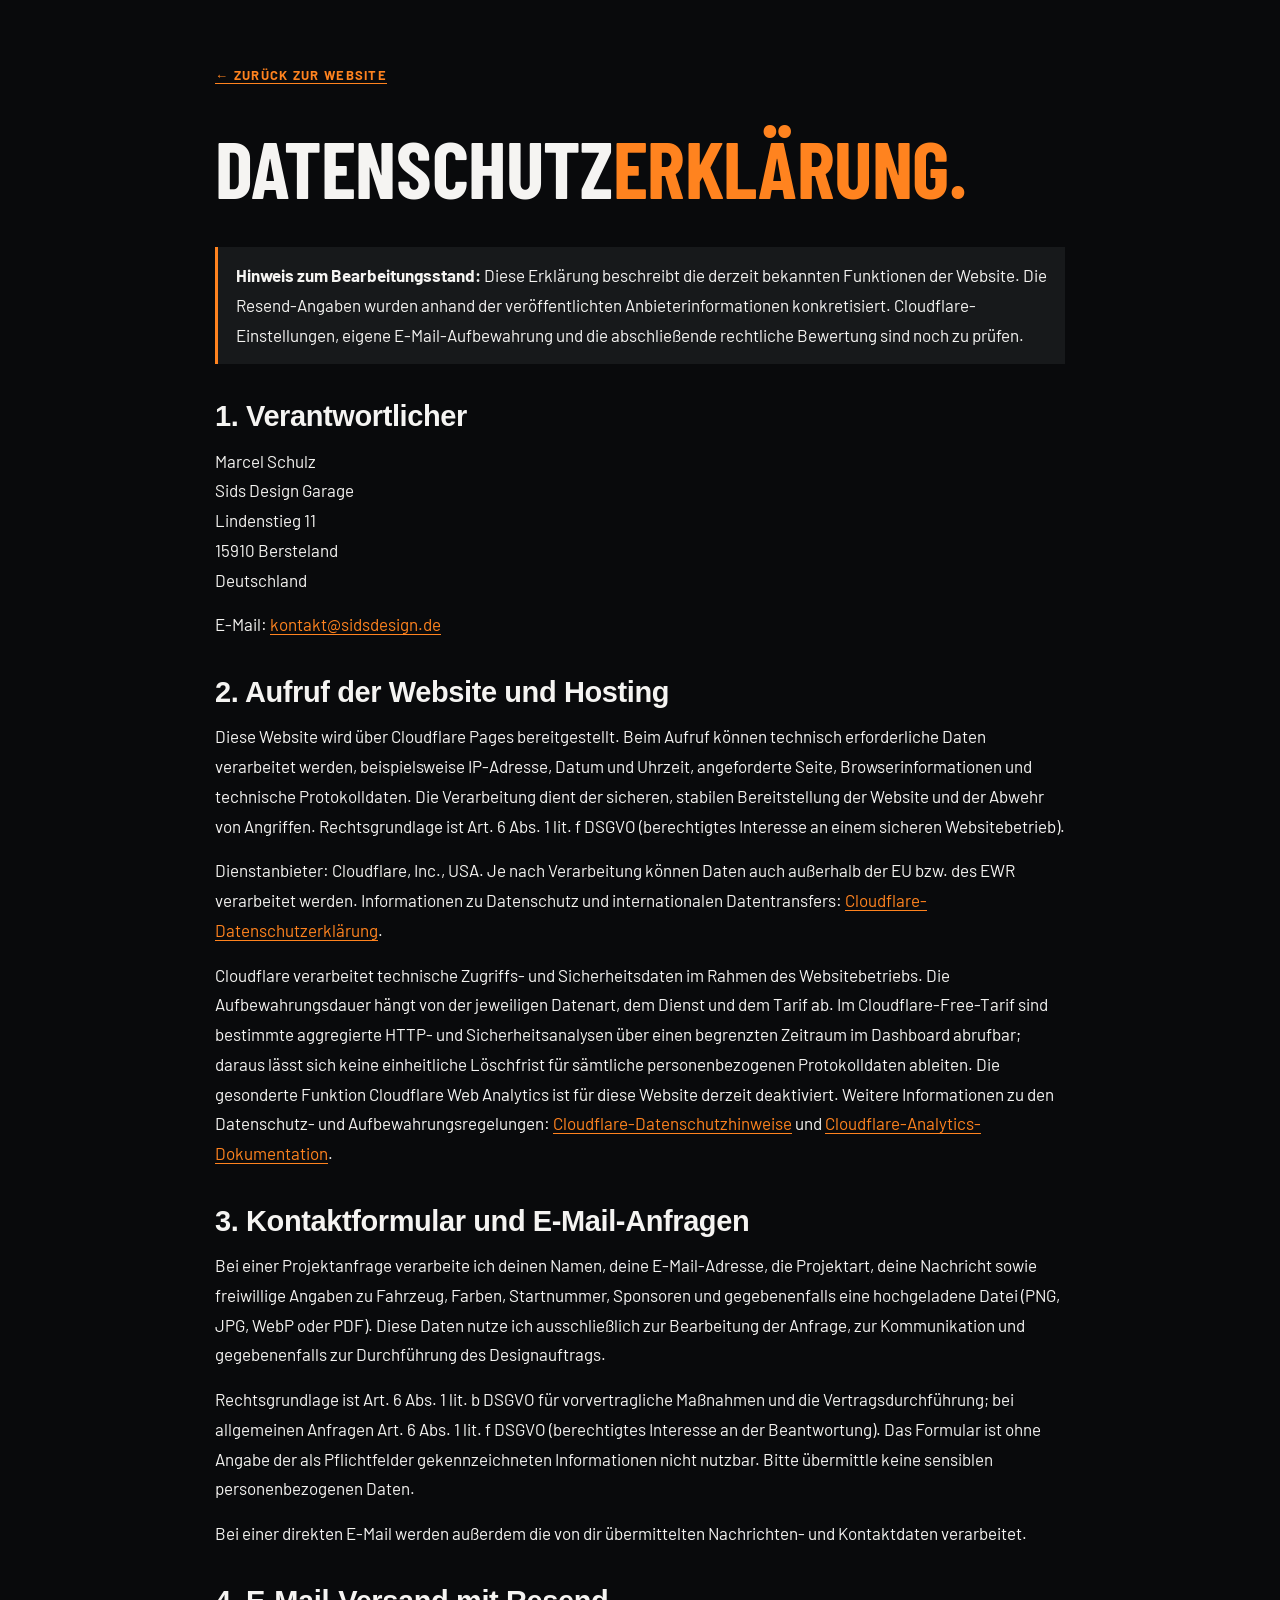
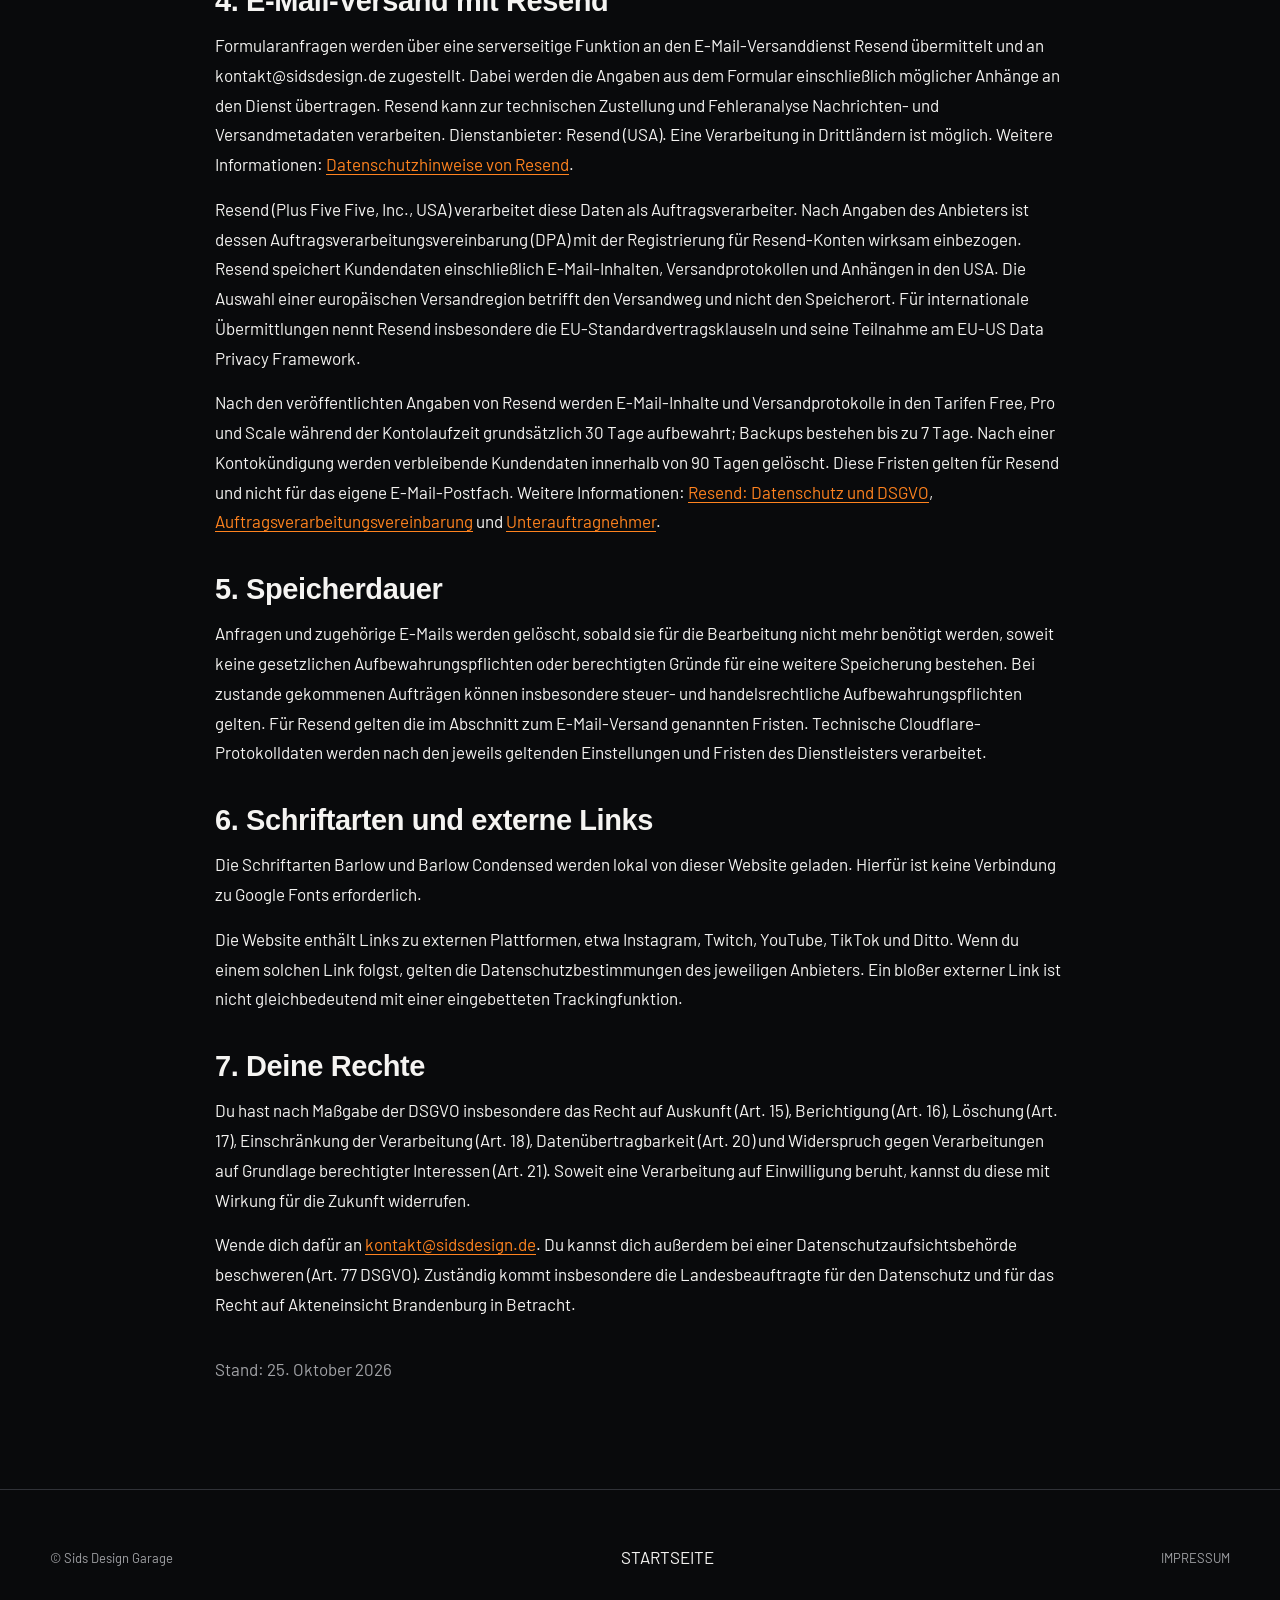
<file: datenschutz.html>
<!doctype html><html lang="de"><head><meta charset="utf-8"><meta name="viewport" content="width=device-width,initial-scale=1"><title>Datenschutzerklärung | Sids Design Garage</title><link href="styles.css?v=inquiry-20261025" rel="stylesheet"><style>.legal-heading{font-family:Arial,Helvetica,sans-serif!important;font-size:clamp(21px,3vw,29px)!important;font-weight:800!important;line-height:1.25!important;text-transform:none!important;margin:34px 0 12px!important}.legal-content p{margin:0 0 15px;line-height:1.75}.legal-content a{text-decoration:underline;text-underline-offset:3px;color:#ff831f}.legal-note{border-left:3px solid #ff831f;padding:14px 18px;background:#17191b;margin:25px 0}footer .footer-inner{display:flex!important;flex-wrap:wrap!important;justify-content:space-between!important;gap:16px!important;padding:22px 0!important}footer .footer-inner>*{margin:0!important}</style></head><body><main class="container legal-content" style="max-width:850px;padding:60px 0 90px"><a class="detail-back" href="index.html#kontakt">← ZURÜCK ZUR WEBSITE</a><h1 style="font-size:clamp(45px,7vw,80px);line-height:1;margin:40px 0">DATENSCHUTZ<span style="color:#ff831f">ERKLÄRUNG.</span></h1><p class="legal-note"><strong>Hinweis zum Bearbeitungsstand:</strong> Diese Erklärung beschreibt die derzeit bekannten Funktionen der Website. Die Resend-Angaben wurden anhand der veröffentlichten Anbieterinformationen konkretisiert. Cloudflare-Einstellungen, eigene E-Mail-Aufbewahrung und die abschließende rechtliche Bewertung sind noch zu prüfen.</p><section><h2 class="legal-heading">1. Verantwortlicher</h2><p>Marcel Schulz<br>Sids Design Garage<br>Lindenstieg 11<br>15910 Bersteland<br>Deutschland</p><p>E-Mail: <a href="mailto:kontakt@sidsdesign.de">kontakt@sidsdesign.de</a></p></section><section><h2 class="legal-heading">2. Aufruf der Website und Hosting</h2><p>Diese Website wird über Cloudflare Pages bereitgestellt. Beim Aufruf können technisch erforderliche Daten verarbeitet werden, beispielsweise IP-Adresse, Datum und Uhrzeit, angeforderte Seite, Browserinformationen und technische Protokolldaten. Die Verarbeitung dient der sicheren, stabilen Bereitstellung der Website und der Abwehr von Angriffen. Rechtsgrundlage ist Art. 6 Abs. 1 lit. f DSGVO (berechtigtes Interesse an einem sicheren Websitebetrieb).</p><p>Dienstanbieter: Cloudflare, Inc., USA. Je nach Verarbeitung können Daten auch außerhalb der EU bzw. des EWR verarbeitet werden. Informationen zu Datenschutz und internationalen Datentransfers: <a href="https://www.cloudflare.com/privacypolicy/" target="_blank" rel="noopener noreferrer">Cloudflare-Datenschutzerklärung</a>.</p><p>Cloudflare verarbeitet technische Zugriffs- und Sicherheitsdaten im Rahmen des Websitebetriebs. Die Aufbewahrungsdauer hängt von der jeweiligen Datenart, dem Dienst und dem Tarif ab. Im Cloudflare-Free-Tarif sind bestimmte aggregierte HTTP- und Sicherheitsanalysen über einen begrenzten Zeitraum im Dashboard abrufbar; daraus lässt sich keine einheitliche Löschfrist für sämtliche personenbezogenen Protokolldaten ableiten. Die gesonderte Funktion Cloudflare Web Analytics ist für diese Website derzeit deaktiviert. Weitere Informationen zu den Datenschutz- und Aufbewahrungsregelungen: <a href="https://www.cloudflare.com/privacypolicy/" target="_blank" rel="noopener noreferrer">Cloudflare-Datenschutzhinweise</a> und <a href="https://developers.cloudflare.com/analytics/" target="_blank" rel="noopener noreferrer">Cloudflare-Analytics-Dokumentation</a>.</p></section><section><h2 class="legal-heading">3. Kontaktformular und E-Mail-Anfragen</h2><p>Bei einer Projektanfrage verarbeite ich deinen Namen, deine E-Mail-Adresse, die Projektart, deine Nachricht sowie freiwillige Angaben zu Fahrzeug, Farben, Startnummer, Sponsoren und gegebenenfalls eine hochgeladene Datei (PNG, JPG, WebP oder PDF). Diese Daten nutze ich ausschließlich zur Bearbeitung der Anfrage, zur Kommunikation und gegebenenfalls zur Durchführung des Designauftrags.</p><p>Rechtsgrundlage ist Art. 6 Abs. 1 lit. b DSGVO für vorvertragliche Maßnahmen und die Vertragsdurchführung; bei allgemeinen Anfragen Art. 6 Abs. 1 lit. f DSGVO (berechtigtes Interesse an der Beantwortung). Das Formular ist ohne Angabe der als Pflichtfelder gekennzeichneten Informationen nicht nutzbar. Bitte übermittle keine sensiblen personenbezogenen Daten.</p><p>Bei einer direkten E-Mail werden außerdem die von dir übermittelten Nachrichten- und Kontaktdaten verarbeitet.</p></section><section><h2 class="legal-heading">4. E-Mail-Versand mit Resend</h2><p>Formularanfragen werden über eine serverseitige Funktion an den E-Mail-Versanddienst Resend übermittelt und an kontakt@sidsdesign.de zugestellt. Dabei werden die Angaben aus dem Formular einschließlich möglicher Anhänge an den Dienst übertragen. Resend kann zur technischen Zustellung und Fehleranalyse Nachrichten- und Versandmetadaten verarbeiten. Dienstanbieter: Resend (USA). Eine Verarbeitung in Drittländern ist möglich. Weitere Informationen: <a href="https://resend.com/legal/privacy-policy" target="_blank" rel="noopener noreferrer">Datenschutzhinweise von Resend</a>.</p><p>Resend (Plus Five Five, Inc., USA) verarbeitet diese Daten als Auftragsverarbeiter. Nach Angaben des Anbieters ist dessen Auftragsverarbeitungsvereinbarung (DPA) mit der Registrierung für Resend-Konten wirksam einbezogen. Resend speichert Kundendaten einschließlich E-Mail-Inhalten, Versandprotokollen und Anhängen in den USA. Die Auswahl einer europäischen Versandregion betrifft den Versandweg und nicht den Speicherort. Für internationale Übermittlungen nennt Resend insbesondere die EU-Standardvertragsklauseln und seine Teilnahme am EU-US Data Privacy Framework.</p><p>Nach den veröffentlichten Angaben von Resend werden E-Mail-Inhalte und Versandprotokolle in den Tarifen Free, Pro und Scale während der Kontolaufzeit grundsätzlich 30 Tage aufbewahrt; Backups bestehen bis zu 7 Tage. Nach einer Kontokündigung werden verbleibende Kundendaten innerhalb von 90 Tagen gelöscht. Diese Fristen gelten für Resend und nicht für das eigene E-Mail-Postfach. Weitere Informationen: <a href="https://resend.com/security/gdpr" target="_blank" rel="noopener noreferrer">Resend: Datenschutz und DSGVO</a>, <a href="https://resend.com/legal/dpa" target="_blank" rel="noopener noreferrer">Auftragsverarbeitungsvereinbarung</a> und <a href="https://resend.com/legal/subprocessors" target="_blank" rel="noopener noreferrer">Unterauftragnehmer</a>.</p></section><section><h2 class="legal-heading">5. Speicherdauer</h2><p>Anfragen und zugehörige E-Mails werden gelöscht, sobald sie für die Bearbeitung nicht mehr benötigt werden, soweit keine gesetzlichen Aufbewahrungspflichten oder berechtigten Gründe für eine weitere Speicherung bestehen. Bei zustande gekommenen Aufträgen können insbesondere steuer- und handelsrechtliche Aufbewahrungspflichten gelten. Für Resend gelten die im Abschnitt zum E-Mail-Versand genannten Fristen. Technische Cloudflare-Protokolldaten werden nach den jeweils geltenden Einstellungen und Fristen des Dienstleisters verarbeitet.</p></section><section><h2 class="legal-heading">6. Schriftarten und externe Links</h2><p>Die Schriftarten Barlow und Barlow Condensed werden lokal von dieser Website geladen. Hierfür ist keine Verbindung zu Google Fonts erforderlich.</p><p>Die Website enthält Links zu externen Plattformen, etwa Instagram, Twitch, YouTube, TikTok und Ditto. Wenn du einem solchen Link folgst, gelten die Datenschutzbestimmungen des jeweiligen Anbieters. Ein bloßer externer Link ist nicht gleichbedeutend mit einer eingebetteten Trackingfunktion.</p></section><section><h2 class="legal-heading">7. Deine Rechte</h2><p>Du hast nach Maßgabe der DSGVO insbesondere das Recht auf Auskunft (Art. 15), Berichtigung (Art. 16), Löschung (Art. 17), Einschränkung der Verarbeitung (Art. 18), Datenübertragbarkeit (Art. 20) und Widerspruch gegen Verarbeitungen auf Grundlage berechtigter Interessen (Art. 21). Soweit eine Verarbeitung auf Einwilligung beruht, kannst du diese mit Wirkung für die Zukunft widerrufen.</p><p>Wende dich dafür an <a href="mailto:kontakt@sidsdesign.de">kontakt@sidsdesign.de</a>. Du kannst dich außerdem bei einer Datenschutzaufsichtsbehörde beschweren (Art. 77 DSGVO). Zuständig kommt insbesondere die Landesbeauftragte für den Datenschutz und für das Recht auf Akteneinsicht Brandenburg in Betracht.</p></section><p style="margin-top:35px;color:#a1a2a6">Stand: 25. Oktober 2026</p></main><footer><div class="container footer-inner"><p>© Sids Design Garage</p><a href="index.html">STARTSEITE</a><a href="impressum.html">IMPRESSUM</a></div></footer></body></html>
</file>
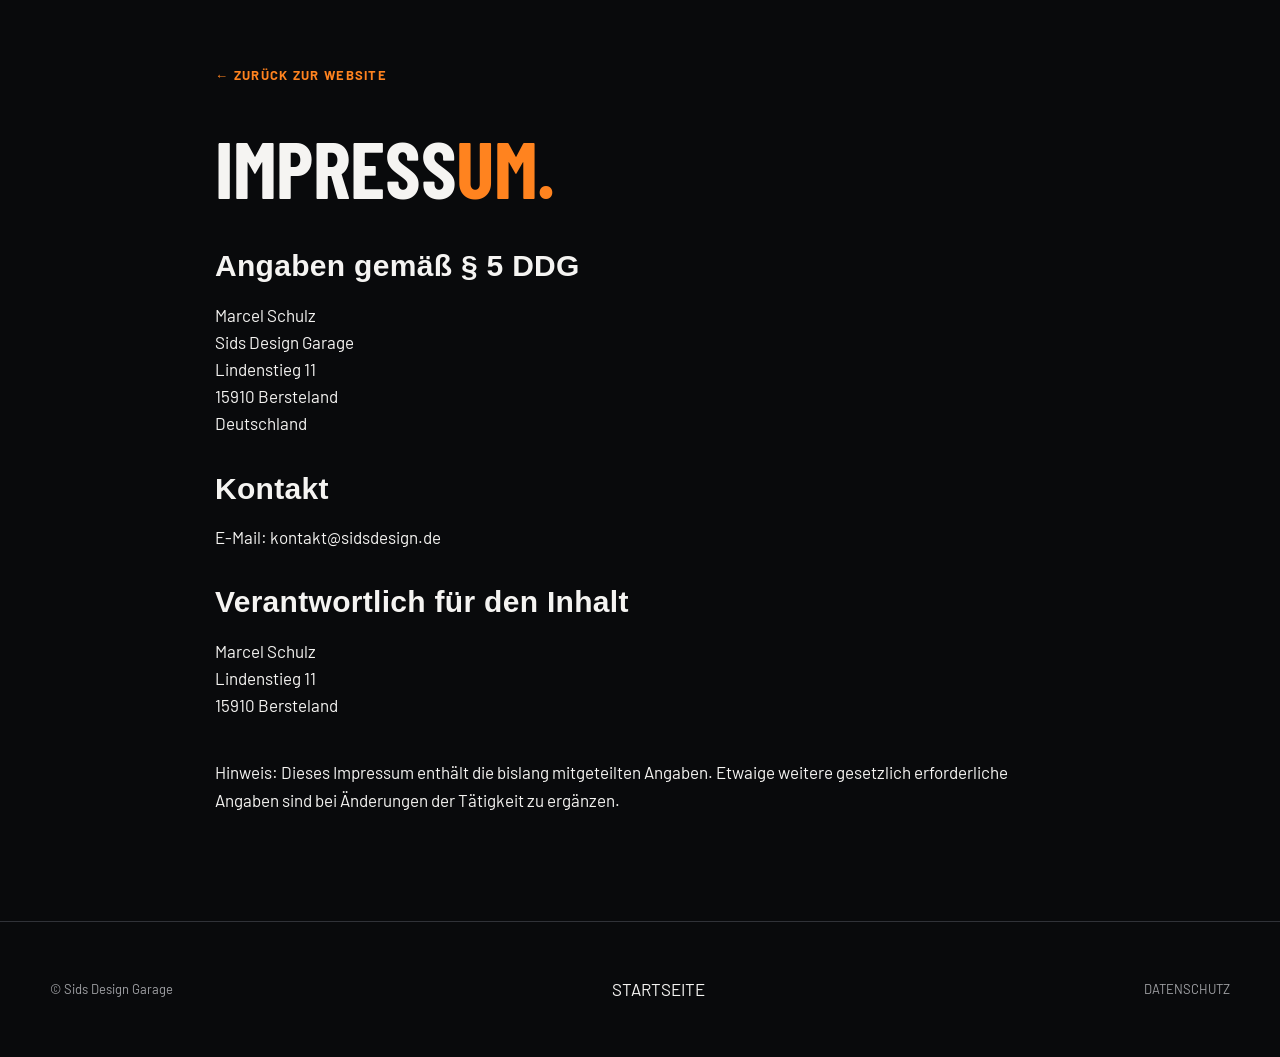
<file: impressum.html>
<!doctype html><html lang="de"><head><meta charset="utf-8"><meta name="viewport" content="width=device-width,initial-scale=1"><title>Impressum | Sids Design Garage</title><link href="styles.css?v=inquiry-20261025" rel="stylesheet"><style>.legal-heading{font-family:Arial,Helvetica,sans-serif!important;font-size:clamp(22px,3vw,30px)!important;font-weight:800!important;line-height:1.25!important;letter-spacing:.01em!important;text-transform:none!important;margin:32px 0 12px!important}footer .footer-inner{display:flex!important;flex-wrap:wrap!important;justify-content:space-between!important;gap:16px!important;padding:22px 0!important}footer .footer-inner>*{margin:0!important}</style></head><body><main class="container" style="max-width:850px;padding:60px 0 90px"><a class="detail-back" href="index.html#kontakt">← ZURÜCK ZUR WEBSITE</a><h1 style="font-size:clamp(45px,7vw,80px);line-height:1;margin:40px 0">IMPRESS<span style="color:#ff831f">UM.</span></h1><h2 class="legal-heading">Angaben gemäß § 5 DDG</h2><p>Marcel Schulz<br>Sids Design Garage<br>Lindenstieg 11<br>15910 Bersteland<br>Deutschland</p><h2 class="legal-heading">Kontakt</h2><p>E-Mail: <a href="mailto:kontakt@sidsdesign.de">kontakt@sidsdesign.de</a></p><h2 class="legal-heading">Verantwortlich für den Inhalt</h2><p>Marcel Schulz<br>Lindenstieg 11<br>15910 Bersteland</p><p style="margin-top:40px">Hinweis: Dieses Impressum enthält die bislang mitgeteilten Angaben. Etwaige weitere gesetzlich erforderliche Angaben sind bei Änderungen der Tätigkeit zu ergänzen.</p></main><footer><div class="container footer-inner"><p>© Sids Design Garage</p><a href="index.html">STARTSEITE</a><a href="datenschutz.html">DATENSCHUTZ</a></div></footer></body></html>
</file>
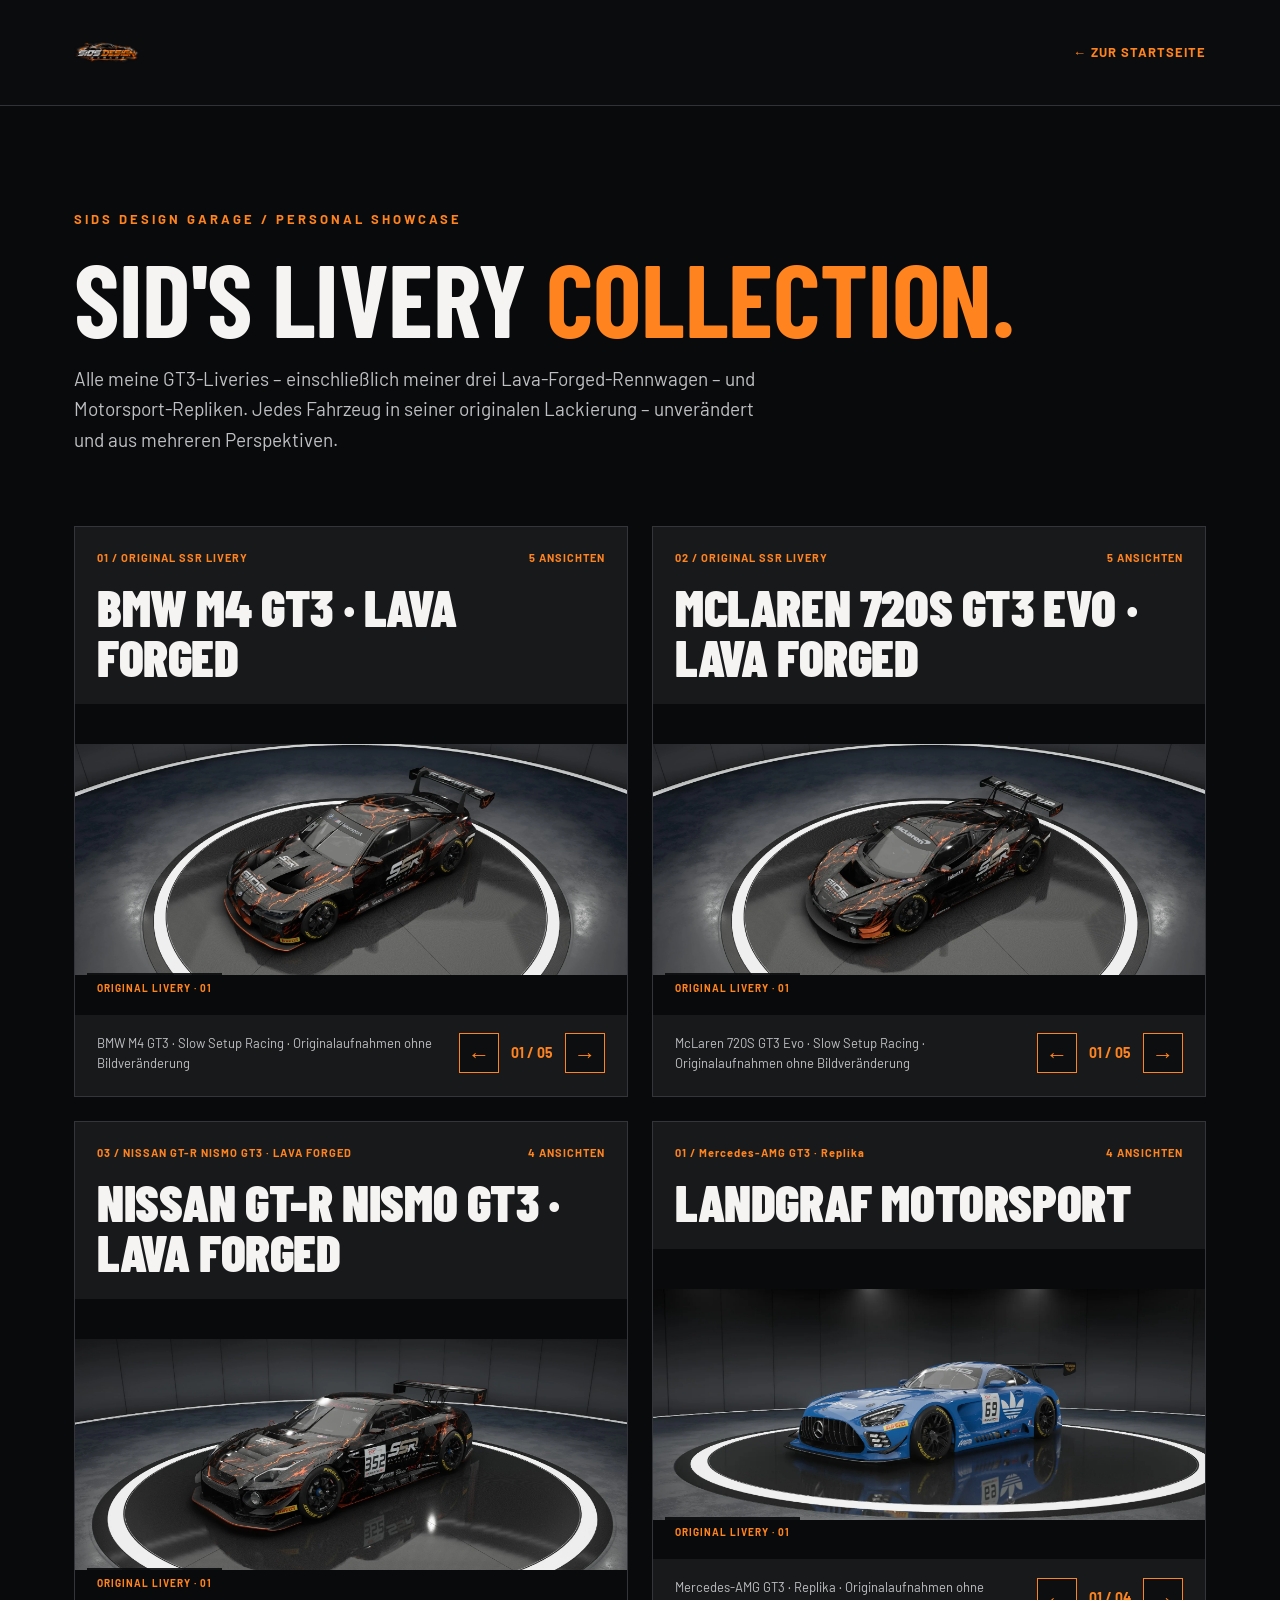
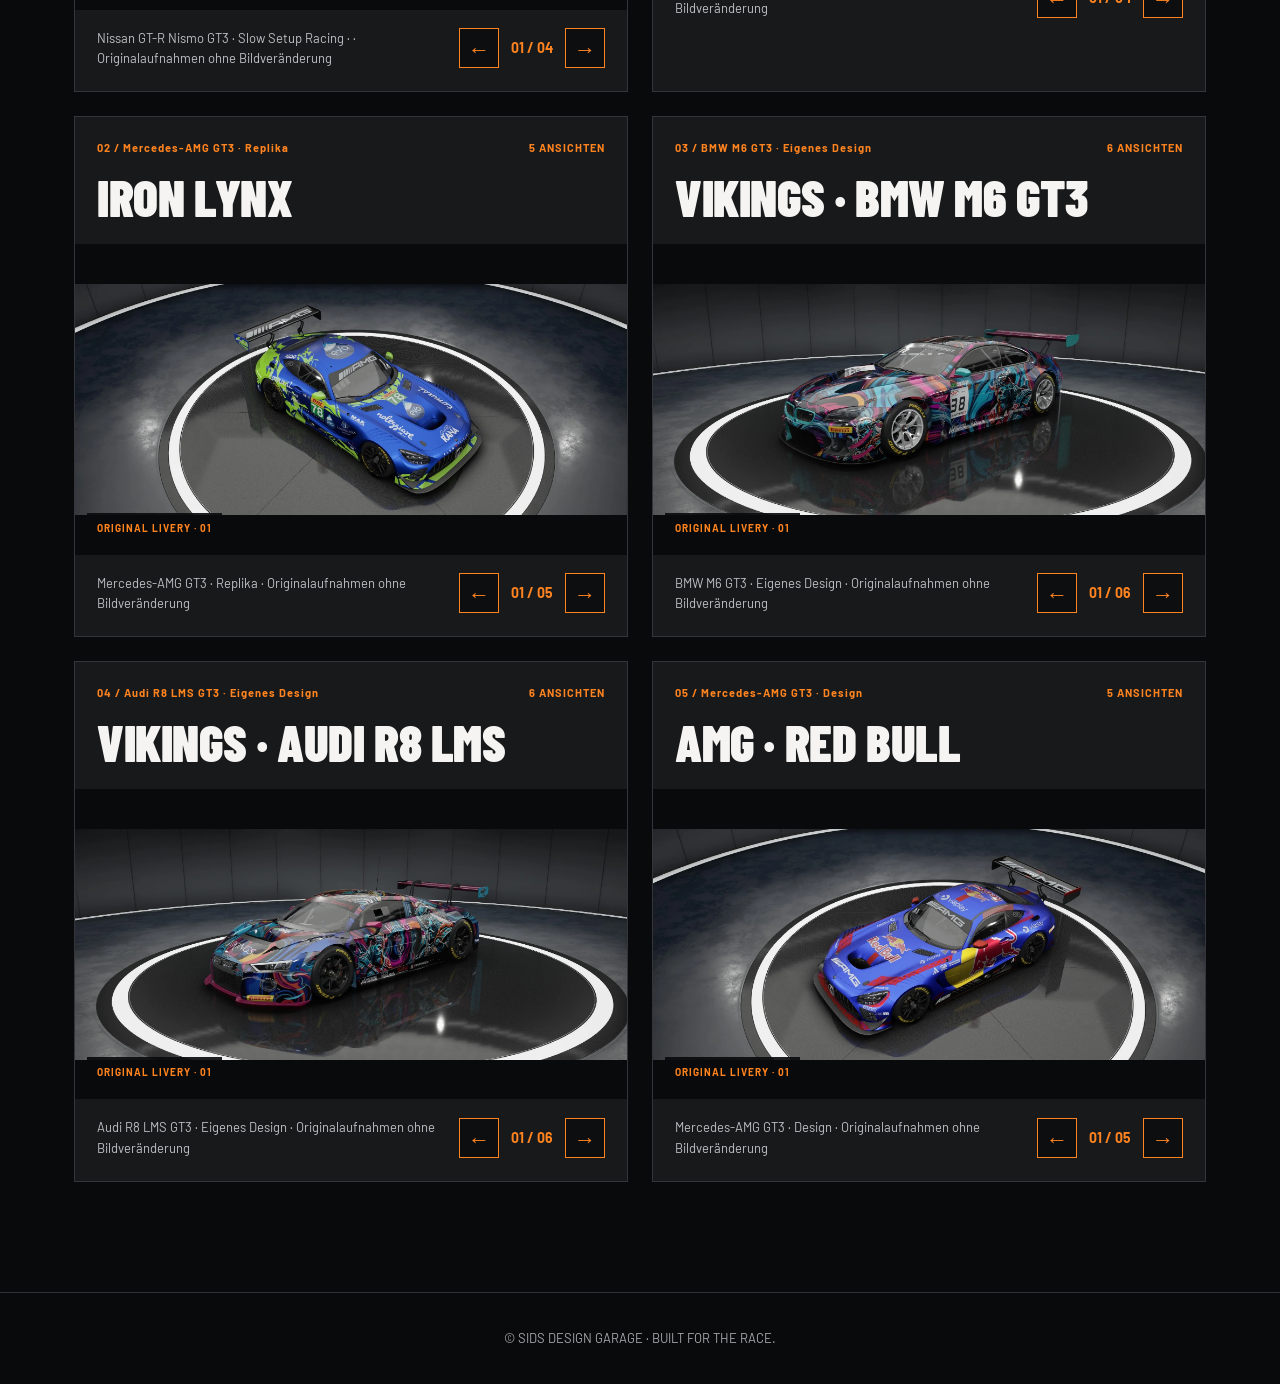
<file: livery-collection.html>
<!doctype html><html lang="de"><head><meta charset="utf-8"/><meta name="viewport" content="width=device-width,initial-scale=1"/><meta name="theme-color" content="#090a0c"/><title>Meine Livery Collection | Sids Design Garage</title><meta name="description" content="Die persönliche Livery Collection von Sids Design Garage: eigene GT3-Designs und Motorsport-Repliken für Assetto Corsa Competizione."/><link rel="canonical" href="https://www.sidsdesign.de/livery-collection.html"/><link rel="stylesheet" href="styles.css?v=racing-driver-card-20261028"/><style>
body{background:#090a0c;color:#f5f4f2}.collection-header{border-bottom:1px solid #303238;background:#0b0c0e}.collection-nav{max-width:1180px;margin:auto;padding:20px 24px;display:flex;align-items:center;justify-content:space-between;gap:20px}.collection-nav img{width:65px;height:65px;object-fit:contain}.collection-nav a:last-child{color:#ff831f;font-weight:800;font-size:13px;letter-spacing:1px}.collection-intro{max-width:1180px;margin:0 auto;padding:90px 24px 52px}.collection-eyebrow{color:#ff831f;font-weight:800;letter-spacing:3px;font-size:13px}.collection-intro h1{font-size:clamp(48px,8vw,112px);line-height:.92;max-width:1050px;margin:20px 0}.collection-intro h1 em{color:#ff831f;font-style:normal}.collection-intro>p:last-child{color:#bfc0c3;max-width:700px;font-size:19px}.collection-grid{max-width:1180px;margin:0 auto;padding:0 24px 110px;display:grid;grid-template-columns:repeat(2,minmax(0,1fr));gap:24px}.collection-card{min-width:0;background:#17191b;border:1px solid #33353a;overflow:hidden}.collection-meta{display:flex;justify-content:space-between;gap:12px;color:#ff831f;font-size:11px;font-weight:800;letter-spacing:1px;padding:22px 22px 0}.collection-card h2{font-size:clamp(32px,4vw,54px);padding:15px 22px 22px;max-width:none}.collection-stage{overflow:hidden;background:#090a0c;touch-action:pan-y pinch-zoom}.collection-track{display:flex;transition:transform .35s ease}.collection-track figure{flex:0 0 100%;margin:0;position:relative;min-width:0}.collection-track img{width:100%;aspect-ratio:16/9;object-fit:contain}.collection-track figcaption{position:absolute;bottom:12px;left:12px;background:#090a0ce8;color:#ff831f;padding:7px 10px;font-size:10px;letter-spacing:1px;font-weight:800}.collection-bottom{padding:18px 22px 22px;display:flex;justify-content:space-between;align-items:center;gap:15px}.collection-bottom p{font-size:13px;color:#bfc0c3;margin:0}.collection-controls{display:flex;align-items:center;gap:12px;flex-shrink:0}.collection-controls button{width:40px;height:40px;background:#0d0e10;color:#ff831f;border:1px solid #ff831f;cursor:pointer;font-size:22px}.collection-controls button:hover{background:#ff831f;color:#111}.collection-controls output{color:#ff831f;font-weight:800;font-size:14px;white-space:nowrap}.collection-footer{text-align:center;padding:35px 24px;border-top:1px solid #303238;color:#a5a6a9;font-size:13px}@media(max-width:850px){.collection-grid{grid-template-columns:1fr}.collection-intro{padding-top:60px}}@media(max-width:520px){.collection-bottom{flex-direction:column;align-items:stretch}.collection-controls{justify-content:center}.collection-meta{font-size:10px}.collection-card h2{font-size:37px}}@media(prefers-reduced-motion:reduce){.collection-track{transition:none}}
</style></head><body><header class="collection-header"><nav class="collection-nav" aria-label="Collection-Navigation"><a href="index.html" aria-label="Zur Startseite"><img src="assets/sids-design-garage-navigation.webp" alt="Sids Design Garage"/></a><a href="index.html">← ZUR STARTSEITE</a></nav></header><main><div class="collection-intro"><p class="collection-eyebrow">SIDS DESIGN GARAGE / PERSONAL SHOWCASE</p><h1>SID'S LIVERY <em>COLLECTION.</em></h1><p>Alle meine GT3-Liveries – einschließlich meiner drei Lava-Forged-Rennwagen – und Motorsport-Repliken. Jedes Fahrzeug in seiner originalen Lackierung – unverändert und aus mehreren Perspektiven.</p></div><div class="collection-grid"><article class="collection-card" id="lava-forge-bmw"><div class="collection-meta"><span>01 / ORIGINAL SSR LIVERY</span><span>5 ANSICHTEN</span></div><h2>BMW M4 GT3 · Lava Forged</h2><div class="collection-stage" data-gallery tabindex="0" aria-label="BMW M4 GT3 · Lava Forged Bildergalerie"><div class="collection-track"><figure><img src="assets/sid-signature-bmw-01.webp" alt="BMW M4 GT3 · Slow Setup Racing – Original-Livery, Ansicht 1" loading="lazy"/><figcaption>ORIGINAL LIVERY · 01</figcaption></figure><figure><img src="assets/sid-signature-bmw-02.webp" alt="BMW M4 GT3 · Slow Setup Racing – Original-Livery, Ansicht 2" loading="lazy"/><figcaption>ORIGINAL LIVERY · 02</figcaption></figure><figure><img src="assets/sid-signature-bmw-03.webp" alt="BMW M4 GT3 · Slow Setup Racing – Original-Livery, Ansicht 3" loading="lazy"/><figcaption>ORIGINAL LIVERY · 03</figcaption></figure><figure><img src="assets/sid-signature-bmw-04.webp" alt="BMW M4 GT3 · Slow Setup Racing – Original-Livery, Ansicht 4" loading="lazy"/><figcaption>ORIGINAL LIVERY · 04</figcaption></figure><figure><img src="assets/sid-signature-bmw-05.webp" alt="BMW M4 GT3 · Slow Setup Racing – Original-Livery, Ansicht 5" loading="lazy"/><figcaption>ORIGINAL LIVERY · 05</figcaption></figure></div></div><div class="collection-bottom"><p>BMW M4 GT3 · Slow Setup Racing · Originalaufnahmen ohne Bildveränderung</p><div class="collection-controls"><button type="button" data-prev aria-label="Vorheriges Bild">←</button><output>01 / 05</output><button type="button" data-next aria-label="Nächstes Bild">→</button></div></div></article><article class="collection-card" id="lava-forge-mclaren"><div class="collection-meta"><span>02 / ORIGINAL SSR LIVERY</span><span>5 ANSICHTEN</span></div><h2>McLAREN 720S GT3 EVO · Lava Forged</h2><div class="collection-stage" data-gallery tabindex="0" aria-label="McLAREN 720S GT3 EVO · Lava Forged Bildergalerie"><div class="collection-track"><figure><img src="assets/sid-signature-mclaren-01.webp" alt="McLaren 720S GT3 Evo · Slow Setup Racing – Original-Livery, Ansicht 1" loading="lazy"/><figcaption>ORIGINAL LIVERY · 01</figcaption></figure><figure><img src="assets/sid-signature-mclaren-02.webp" alt="McLaren 720S GT3 Evo · Slow Setup Racing – Original-Livery, Ansicht 2" loading="lazy"/><figcaption>ORIGINAL LIVERY · 02</figcaption></figure><figure><img src="assets/sid-signature-mclaren-03.webp" alt="McLaren 720S GT3 Evo · Slow Setup Racing – Original-Livery, Ansicht 3" loading="lazy"/><figcaption>ORIGINAL LIVERY · 03</figcaption></figure><figure><img src="assets/sid-signature-mclaren-04.webp" alt="McLaren 720S GT3 Evo · Slow Setup Racing – Original-Livery, Ansicht 4" loading="lazy"/><figcaption>ORIGINAL LIVERY · 04</figcaption></figure><figure><img src="assets/sid-signature-mclaren-05.webp" alt="McLaren 720S GT3 Evo · Slow Setup Racing – Original-Livery, Ansicht 5" loading="lazy"/><figcaption>ORIGINAL LIVERY · 05</figcaption></figure></div></div><div class="collection-bottom"><p>McLaren 720S GT3 Evo · Slow Setup Racing · Originalaufnahmen ohne Bildveränderung</p><div class="collection-controls"><button type="button" data-prev aria-label="Vorheriges Bild">←</button><output>01 / 05</output><button type="button" data-next aria-label="Nächstes Bild">→</button></div></div></article><article class="collection-card" id="nissan-gt3"><div class="collection-meta"><span>03 / NISSAN GT-R NISMO GT3 · LAVA FORGED</span><span>4 ANSICHTEN</span></div><h2>NISSAN GT-R NISMO GT3 · LAVA FORGED</h2><div class="collection-stage" data-gallery tabindex="0" aria-label="Nissan GT-R Nismo GT3 Lava Forged Bildergalerie"><div class="collection-track"><figure><img src="assets/livery-collection/Nissan%20GT3/01.webp" alt="Nissan GT-R Nismo GT3 · Lava Forged – Original-Livery, Ansicht 1" loading="lazy"/><figcaption>ORIGINAL LIVERY · 01</figcaption></figure><figure><img src="assets/livery-collection/Nissan%20GT3/02.webp" alt="Nissan GT-R Nismo GT3 · Lava Forged – Original-Livery, Ansicht 2" loading="lazy"/><figcaption>ORIGINAL LIVERY · 02</figcaption></figure><figure><img src="assets/livery-collection/Nissan%20GT3/03.webp" alt="Nissan GT-R Nismo GT3 · Lava Forged – Original-Livery, Ansicht 3" loading="lazy"/><figcaption>ORIGINAL LIVERY · 03</figcaption></figure><figure><img src="assets/livery-collection/Nissan%20GT3/04.webp" alt="Nissan GT-R Nismo GT3 · Lava Forged – Original-Livery, Ansicht 4" loading="lazy"/><figcaption>ORIGINAL LIVERY · 04</figcaption></figure></div></div><div class="collection-bottom"><p>Nissan GT-R Nismo GT3 · Slow Setup Racing · · Originalaufnahmen ohne Bildveränderung</p><div class="collection-controls"><button type="button" data-prev aria-label="Vorheriges Bild">←</button><output>01 / 04</output><button type="button" data-next aria-label="Nächstes Bild">→</button></div></div></article><article class="collection-card" id="landgraf_amg_gt3"><div class="collection-meta"><span>01 / Mercedes-AMG GT3 · Replika</span><span>4 ANSICHTEN</span></div><h2>LANDGRAF MOTORSPORT</h2><div class="collection-stage" data-gallery tabindex="0" aria-label="LANDGRAF MOTORSPORT Bildergalerie"><div class="collection-track"><figure><img src="assets/livery-collection/Landgraf_AMG_GT3/01.webp" alt="LANDGRAF MOTORSPORT – Original-Livery, Ansicht 1" loading="lazy"/><figcaption>ORIGINAL LIVERY · 01</figcaption></figure><figure><img src="assets/livery-collection/Landgraf_AMG_GT3/02.webp" alt="LANDGRAF MOTORSPORT – Original-Livery, Ansicht 2" loading="lazy"/><figcaption>ORIGINAL LIVERY · 02</figcaption></figure><figure><img src="assets/livery-collection/Landgraf_AMG_GT3/03.webp" alt="LANDGRAF MOTORSPORT – Original-Livery, Ansicht 3" loading="lazy"/><figcaption>ORIGINAL LIVERY · 03</figcaption></figure><figure><img src="assets/livery-collection/Landgraf_AMG_GT3/04.webp" alt="LANDGRAF MOTORSPORT – Original-Livery, Ansicht 4" loading="lazy"/><figcaption>ORIGINAL LIVERY · 04</figcaption></figure></div></div><div class="collection-bottom"><p>Mercedes-AMG GT3 · Replika · Originalaufnahmen ohne Bildveränderung</p><div class="collection-controls"><button type="button" data-prev aria-label="Vorheriges Bild">←</button><output>01 / 04</output><button type="button" data-next aria-label="Nächstes Bild">→</button></div></div></article>
<article class="collection-card" id="iron_lynx_amg_gt3"><div class="collection-meta"><span>02 / Mercedes-AMG GT3 · Replika</span><span>5 ANSICHTEN</span></div><h2>IRON LYNX</h2><div class="collection-stage" data-gallery tabindex="0" aria-label="IRON LYNX Bildergalerie"><div class="collection-track"><figure><img src="assets/livery-collection/Iron_Lynx_AMG_GT3/01.webp" alt="IRON LYNX – Original-Livery, Ansicht 1" loading="lazy"/><figcaption>ORIGINAL LIVERY · 01</figcaption></figure><figure><img src="assets/livery-collection/Iron_Lynx_AMG_GT3/02.webp" alt="IRON LYNX – Original-Livery, Ansicht 2" loading="lazy"/><figcaption>ORIGINAL LIVERY · 02</figcaption></figure><figure><img src="assets/livery-collection/Iron_Lynx_AMG_GT3/03.webp" alt="IRON LYNX – Original-Livery, Ansicht 3" loading="lazy"/><figcaption>ORIGINAL LIVERY · 03</figcaption></figure><figure><img src="assets/livery-collection/Iron_Lynx_AMG_GT3/04.webp" alt="IRON LYNX – Original-Livery, Ansicht 4" loading="lazy"/><figcaption>ORIGINAL LIVERY · 04</figcaption></figure><figure><img src="assets/livery-collection/Iron_Lynx_AMG_GT3/05.webp" alt="IRON LYNX – Original-Livery, Ansicht 5" loading="lazy"/><figcaption>ORIGINAL LIVERY · 05</figcaption></figure></div></div><div class="collection-bottom"><p>Mercedes-AMG GT3 · Replika · Originalaufnahmen ohne Bildveränderung</p><div class="collection-controls"><button type="button" data-prev aria-label="Vorheriges Bild">←</button><output>01 / 05</output><button type="button" data-next aria-label="Nächstes Bild">→</button></div></div></article>
<article class="collection-card" id="bmw_m6_gt3"><div class="collection-meta"><span>03 / BMW M6 GT3 · Eigenes Design</span><span>6 ANSICHTEN</span></div><h2>VIKINGS · BMW M6 GT3</h2><div class="collection-stage" data-gallery tabindex="0" aria-label="VIKINGS · BMW M6 GT3 Bildergalerie"><div class="collection-track"><figure><img src="assets/livery-collection/BMW_M6_GT3/02.webp" alt="VIKINGS · BMW M6 GT3 – Original-Livery, Ansicht 1" loading="lazy"/><figcaption>ORIGINAL LIVERY · 01</figcaption></figure><figure><img src="assets/livery-collection/BMW_M6_GT3/03.webp" alt="VIKINGS · BMW M6 GT3 – Original-Livery, Ansicht 2" loading="lazy"/><figcaption>ORIGINAL LIVERY · 02</figcaption></figure><figure><img src="assets/livery-collection/BMW_M6_GT3/06.webp" alt="VIKINGS · BMW M6 GT3 – Original-Livery, Ansicht 3" loading="lazy"/><figcaption>ORIGINAL LIVERY · 03</figcaption></figure><figure><img src="assets/livery-collection/BMW_M6_GT3/07.webp" alt="VIKINGS · BMW M6 GT3 – Original-Livery, Ansicht 4" loading="lazy"/><figcaption>ORIGINAL LIVERY · 04</figcaption></figure><figure><img src="assets/livery-collection/BMW_M6_GT3/10.webp" alt="VIKINGS · BMW M6 GT3 – Original-Livery, Ansicht 5" loading="lazy"/><figcaption>ORIGINAL LIVERY · 05</figcaption></figure><figure><img src="assets/livery-collection/BMW_M6_GT3/11.webp" alt="VIKINGS · BMW M6 GT3 – Original-Livery, Ansicht 6" loading="lazy"/><figcaption>ORIGINAL LIVERY · 06</figcaption></figure></div></div><div class="collection-bottom"><p>BMW M6 GT3 · Eigenes Design · Originalaufnahmen ohne Bildveränderung</p><div class="collection-controls"><button type="button" data-prev aria-label="Vorheriges Bild">←</button><output>01 / 06</output><button type="button" data-next aria-label="Nächstes Bild">→</button></div></div></article>
<article class="collection-card" id="audi_r8_gt3_lms"><div class="collection-meta"><span>04 / Audi R8 LMS GT3 · Eigenes Design</span><span>6 ANSICHTEN</span></div><h2>VIKINGS · AUDI R8 LMS</h2><div class="collection-stage" data-gallery tabindex="0" aria-label="VIKINGS · AUDI R8 LMS Bildergalerie"><div class="collection-track"><figure><img src="assets/livery-collection/Audi_R8_GT3_LMS/01.webp" alt="VIKINGS · AUDI R8 LMS – Original-Livery, Ansicht 1" loading="lazy"/><figcaption>ORIGINAL LIVERY · 01</figcaption></figure><figure><img src="assets/livery-collection/Audi_R8_GT3_LMS/04.webp" alt="VIKINGS · AUDI R8 LMS – Original-Livery, Ansicht 2" loading="lazy"/><figcaption>ORIGINAL LIVERY · 02</figcaption></figure><figure><img src="assets/livery-collection/Audi_R8_GT3_LMS/05.webp" alt="VIKINGS · AUDI R8 LMS – Original-Livery, Ansicht 3" loading="lazy"/><figcaption>ORIGINAL LIVERY · 03</figcaption></figure><figure><img src="assets/livery-collection/Audi_R8_GT3_LMS/08.webp" alt="VIKINGS · AUDI R8 LMS – Original-Livery, Ansicht 4" loading="lazy"/><figcaption>ORIGINAL LIVERY · 04</figcaption></figure><figure><img src="assets/livery-collection/Audi_R8_GT3_LMS/09.webp" alt="VIKINGS · AUDI R8 LMS – Original-Livery, Ansicht 5" loading="lazy"/><figcaption>ORIGINAL LIVERY · 05</figcaption></figure><figure><img src="assets/livery-collection/Audi_R8_GT3_LMS/12.webp" alt="VIKINGS · AUDI R8 LMS – Original-Livery, Ansicht 6" loading="lazy"/><figcaption>ORIGINAL LIVERY · 06</figcaption></figure></div></div><div class="collection-bottom"><p>Audi R8 LMS GT3 · Eigenes Design · Originalaufnahmen ohne Bildveränderung</p><div class="collection-controls"><button type="button" data-prev aria-label="Vorheriges Bild">←</button><output>01 / 06</output><button type="button" data-next aria-label="Nächstes Bild">→</button></div></div></article>
<article class="collection-card" id="amg_red_bull"><div class="collection-meta"><span>05 / Mercedes-AMG GT3 · Design</span><span>5 ANSICHTEN</span></div><h2>AMG · RED BULL</h2><div class="collection-stage" data-gallery tabindex="0" aria-label="AMG · RED BULL Bildergalerie"><div class="collection-track"><figure><img src="assets/livery-collection/AMG_Red_Bull/01.webp" alt="AMG · RED BULL – Original-Livery, Ansicht 1" loading="lazy"/><figcaption>ORIGINAL LIVERY · 01</figcaption></figure><figure><img src="assets/livery-collection/AMG_Red_Bull/02.webp" alt="AMG · RED BULL – Original-Livery, Ansicht 2" loading="lazy"/><figcaption>ORIGINAL LIVERY · 02</figcaption></figure><figure><img src="assets/livery-collection/AMG_Red_Bull/03.webp" alt="AMG · RED BULL – Original-Livery, Ansicht 3" loading="lazy"/><figcaption>ORIGINAL LIVERY · 03</figcaption></figure><figure><img src="assets/livery-collection/AMG_Red_Bull/04.webp" alt="AMG · RED BULL – Original-Livery, Ansicht 4" loading="lazy"/><figcaption>ORIGINAL LIVERY · 04</figcaption></figure><figure><img src="assets/livery-collection/AMG_Red_Bull/05.webp" alt="AMG · RED BULL – Original-Livery, Ansicht 5" loading="lazy"/><figcaption>ORIGINAL LIVERY · 05</figcaption></figure></div></div><div class="collection-bottom"><p>Mercedes-AMG GT3 · Design · Originalaufnahmen ohne Bildveränderung</p><div class="collection-controls"><button type="button" data-prev aria-label="Vorheriges Bild">←</button><output>01 / 05</output><button type="button" data-next aria-label="Nächstes Bild">→</button></div></div></article></div></main><footer class="collection-footer">© SIDS DESIGN GARAGE · BUILT FOR THE RACE.</footer><script>document.querySelectorAll('[data-gallery]').forEach(stage=>{const track=stage.querySelector('.collection-track');const card=stage.closest('.collection-card');const count=track.children.length;const output=card.querySelector('output');let index=0;const show=n=>{index=(n+count)%count;track.style.transform='translateX(-'+(index*100)+'%)';output.textContent=String(index+1).padStart(2,'0')+' / '+String(count).padStart(2,'0')};card.querySelector('[data-prev]').addEventListener('click',()=>show(index-1));card.querySelector('[data-next]').addEventListener('click',()=>show(index+1));stage.addEventListener('keydown',e=>{if(e.key==='ArrowRight'){e.preventDefault();show(index+1)}if(e.key==='ArrowLeft'){e.preventDefault();show(index-1)}});let start=null;stage.addEventListener('touchstart',e=>{start=e.changedTouches[0].clientX},{passive:true});stage.addEventListener('touchend',e=>{if(start===null)return;const dx=e.changedTouches[0].clientX-start;if(Math.abs(dx)>45)show(index+(dx<0?1:-1));start=null},{passive:true})});</script></body></html>
</file>
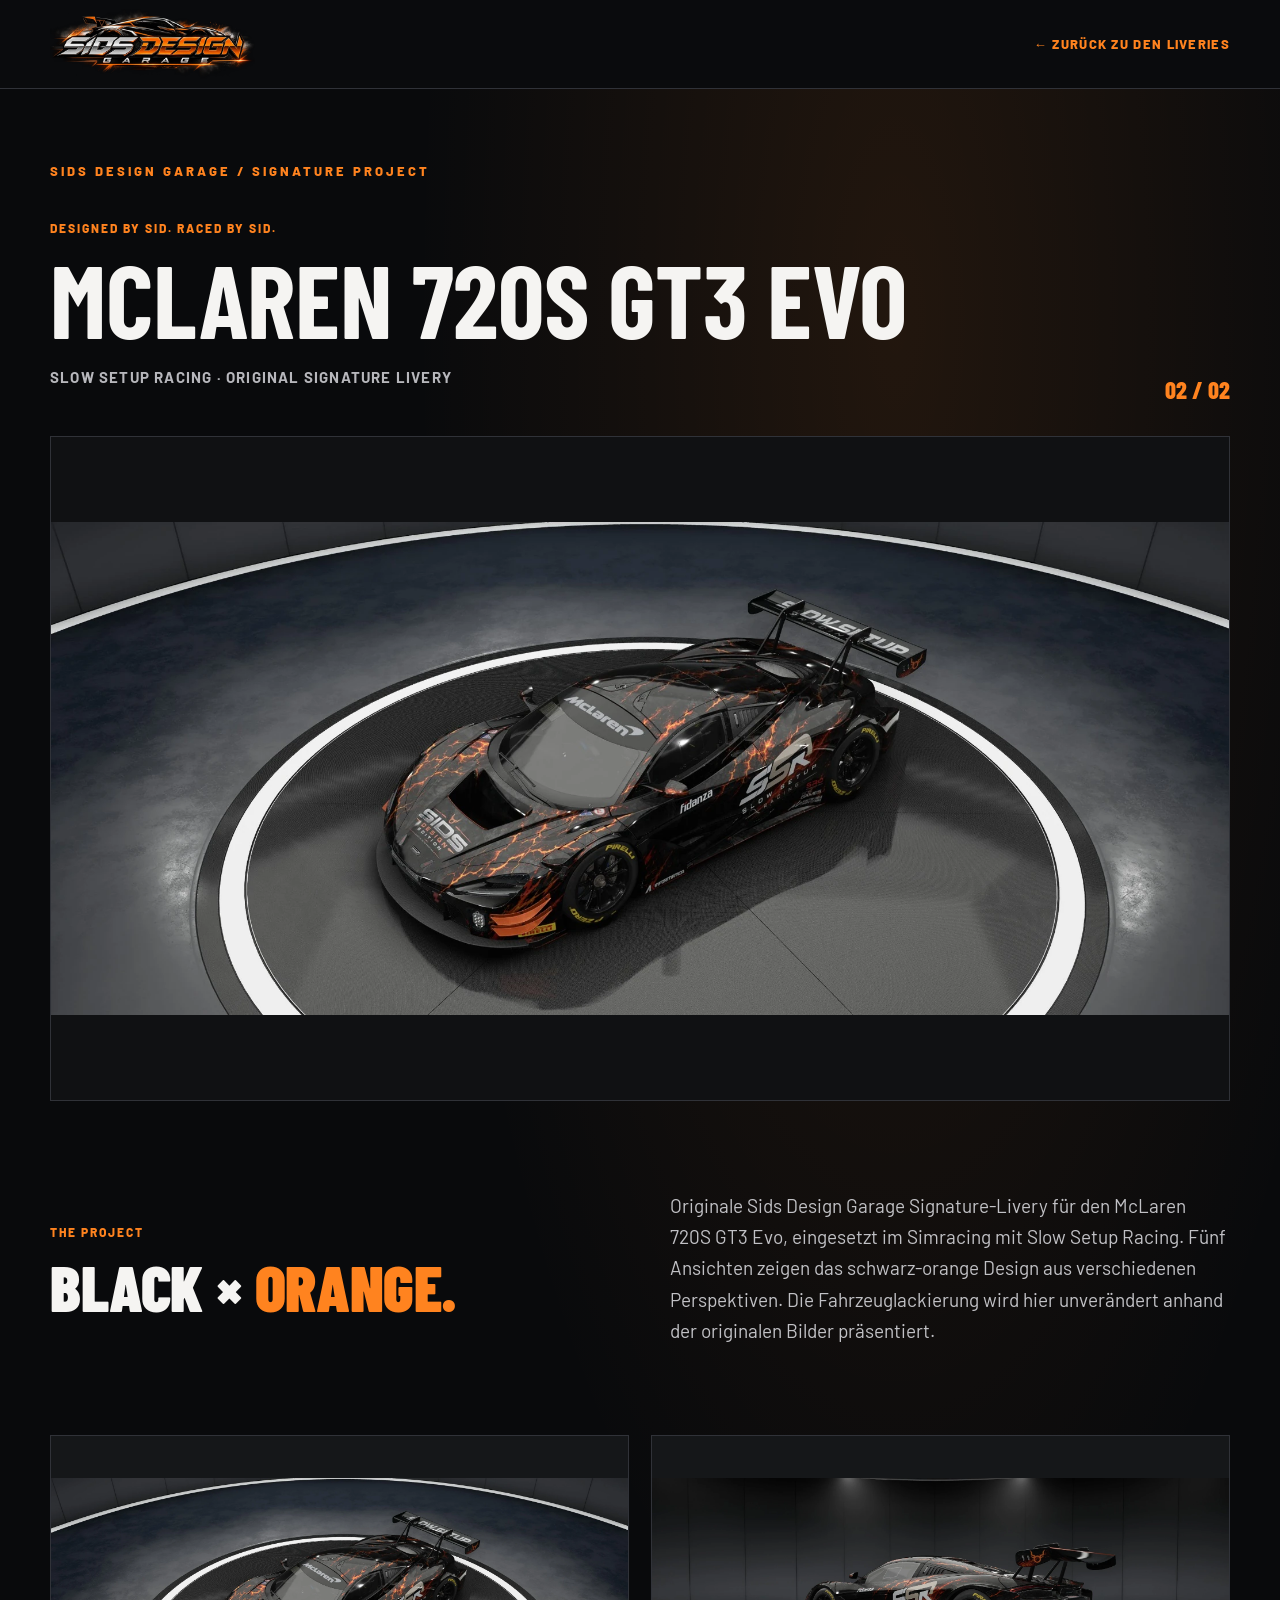
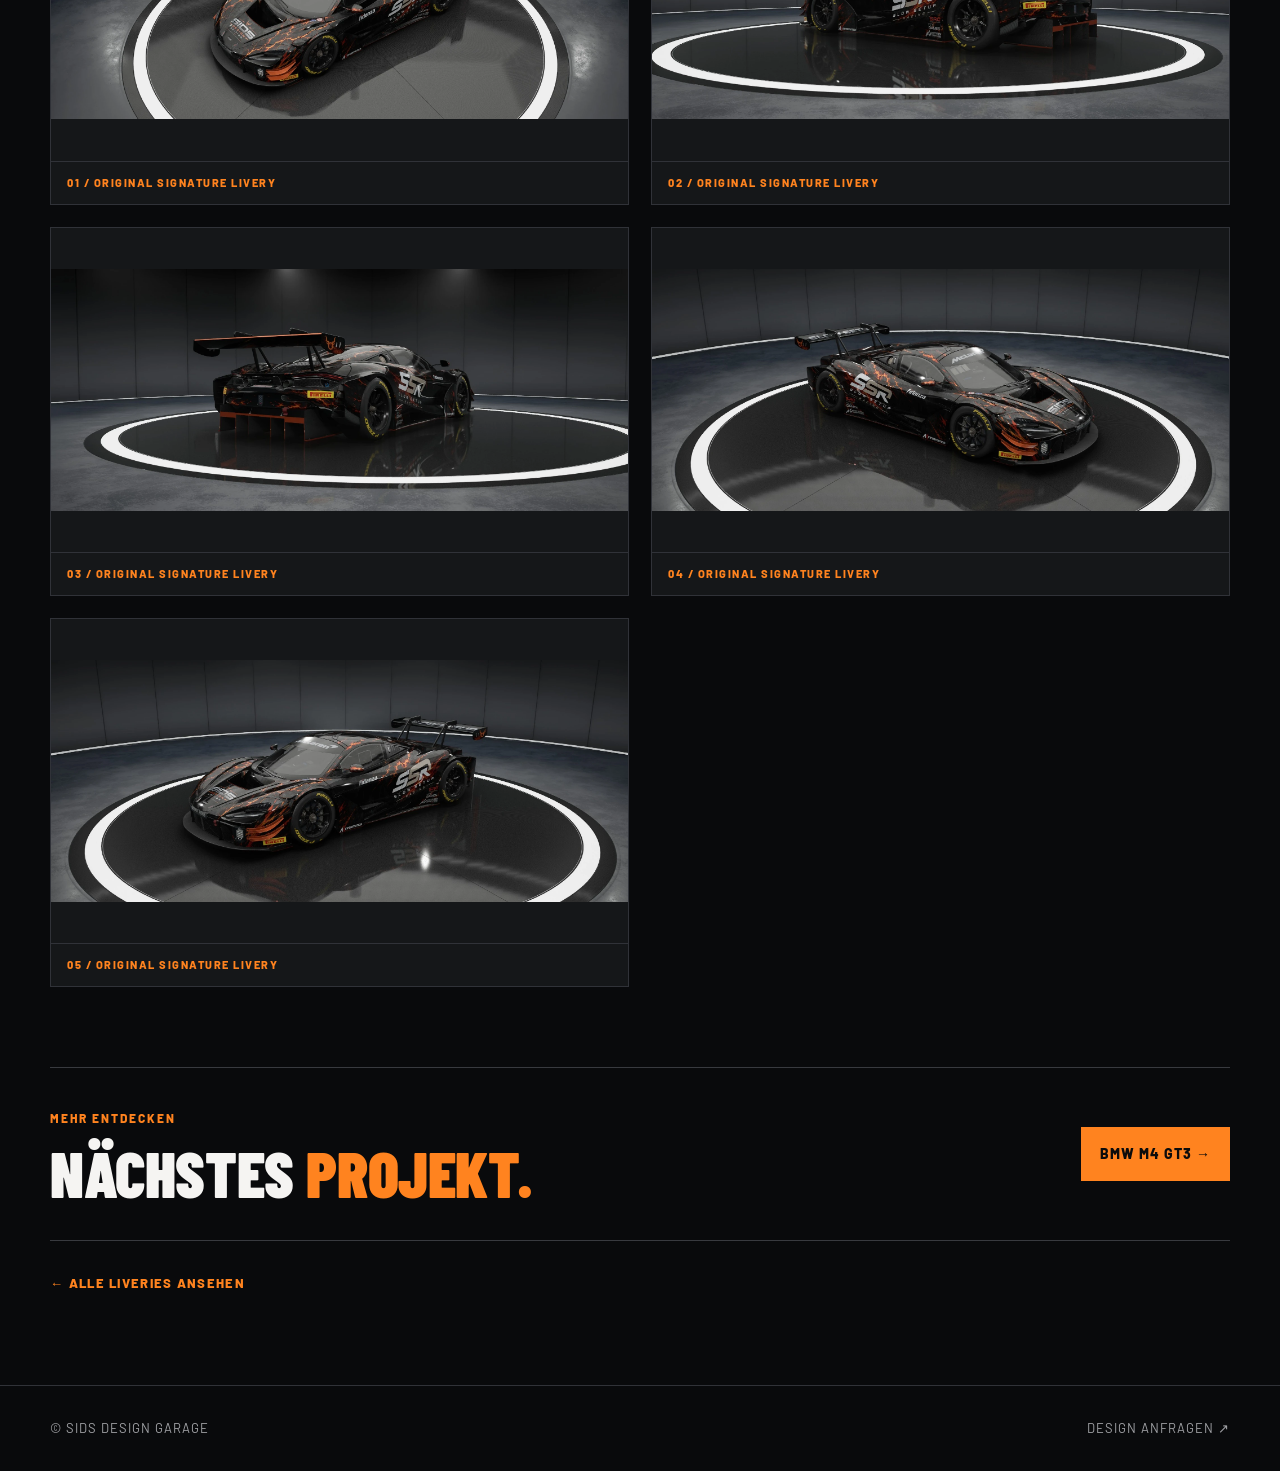
<file: mclaren-720s-gt3-evo.html>
<!doctype html>
<html lang="de"><head><meta charset="utf-8"><meta name="viewport" content="width=device-width,initial-scale=1"><meta name="theme-color" content="#090a0c"><meta name="description" content="Originale Sids Design Garage Signature-Livery für den McLaren 720S GT3 Evo, eingesetzt im Simracing mit Slow Setup Racing. Fünf Ansichten zeigen das schwarz-orange Design aus verschiedenen Perspektiven."><title>McLaren 720S GT3 Evo Signature Livery | Sids Design Garage</title><link rel="canonical" href="https://www.sidsdesign.de/mclaren-720s-gt3-evo.html"><meta property="og:type" content="article"><meta property="og:title" content="McLaren 720S GT3 Evo | Sids Design Garage"><meta property="og:description" content="Originale Sids Design Garage Signature-Livery für den McLaren 720S GT3 Evo, eingesetzt im Simracing mit Slow Setup Racing. Fünf Ansichten zeigen das schwarz-orange Design aus verschiedenen Perspektiven."><meta property="og:image" content="https://www.sidsdesign.de/assets/sid-signature-mclaren-01.webp"><link href="https://fonts.googleapis.com" rel="preconnect"><link crossorigin href="https://fonts.gstatic.com" rel="preconnect"><link href="https://fonts.googleapis.com/css2?family=Barlow+Condensed:wght@500;600;700;800;900&family=Barlow:wght@400;500;600;700&display=swap" rel="stylesheet"><link rel="stylesheet" href="styles.css?v=signature-projects-20261025"></head>
<body><a class="skip" href="#main">Zum Inhalt springen</a><header class="detail-header"><div class="container detail-nav"><a href="index.html#liveries" aria-label="Zurück zu Sids Design Garage"><img src="assets/sids-design-garage-navigation.webp" alt="Sids Design Garage"></a><a class="detail-back" href="index.html#liveries">← ZURÜCK ZU DEN LIVERIES</a></div></header>
<main id="main" class="detail-main"><div class="container"><p class="section-kicker">SIDS DESIGN GARAGE / SIGNATURE PROJECT</p><div class="detail-title-row"><div><p class="detail-overline">DESIGNED BY SID. RACED BY SID.</p><h1>MCLAREN 720S GT3 EVO</h1><p class="detail-subtitle">SLOW SETUP RACING · ORIGINAL SIGNATURE LIVERY</p></div><span class="detail-counter">02 / 02</span></div><div class="detail-cover"><img src="assets/sid-signature-mclaren-01.webp" alt="McLaren 720S GT3 Evo mit originaler SSR-Livery in der Hauptansicht" fetchpriority="high"></div><div class="detail-intro"><div><span>THE PROJECT</span><h2>BLACK × <em>ORANGE.</em></h2></div><p>Originale Sids Design Garage Signature-Livery für den McLaren 720S GT3 Evo, eingesetzt im Simracing mit Slow Setup Racing. Fünf Ansichten zeigen das schwarz-orange Design aus verschiedenen Perspektiven. Die Fahrzeuglackierung wird hier unverändert anhand der originalen Bilder präsentiert.</p></div><div class="detail-gallery"><figure class="detail-shot"><img src="assets/sid-signature-mclaren-01.webp" alt="McLaren 720S GT3 Evo mit originaler Slow Setup Racing Livery – Ansicht 1" fetchpriority="high"><figcaption>01 / ORIGINAL SIGNATURE LIVERY</figcaption></figure>
<figure class="detail-shot"><img src="assets/sid-signature-mclaren-02.webp" alt="McLaren 720S GT3 Evo mit originaler Slow Setup Racing Livery – Ansicht 2" loading="lazy"><figcaption>02 / ORIGINAL SIGNATURE LIVERY</figcaption></figure>
<figure class="detail-shot"><img src="assets/sid-signature-mclaren-03.webp" alt="McLaren 720S GT3 Evo mit originaler Slow Setup Racing Livery – Ansicht 3" loading="lazy"><figcaption>03 / ORIGINAL SIGNATURE LIVERY</figcaption></figure>
<figure class="detail-shot"><img src="assets/sid-signature-mclaren-04.webp" alt="McLaren 720S GT3 Evo mit originaler Slow Setup Racing Livery – Ansicht 4" loading="lazy"><figcaption>04 / ORIGINAL SIGNATURE LIVERY</figcaption></figure>
<figure class="detail-shot"><img src="assets/sid-signature-mclaren-05.webp" alt="McLaren 720S GT3 Evo mit originaler Slow Setup Racing Livery – Ansicht 5" loading="lazy"><figcaption>05 / ORIGINAL SIGNATURE LIVERY</figcaption></figure></div><div class="detail-next"><div><span>MEHR ENTDECKEN</span><h2>NÄCHSTES <em>PROJEKT.</em></h2></div><a class="btn btn-primary" href="bmw-m4-gt3.html">BMW M4 GT3 →</a></div><a class="detail-back detail-bottom-link" href="index.html#liveries">← ALLE LIVERIES ANSEHEN</a></div></main><footer><div class="container detail-footer"><span>© SIDS DESIGN GARAGE</span><a href="index.html#kontakt">DESIGN ANFRAGEN ↗</a></div></footer></body></html>
</file>
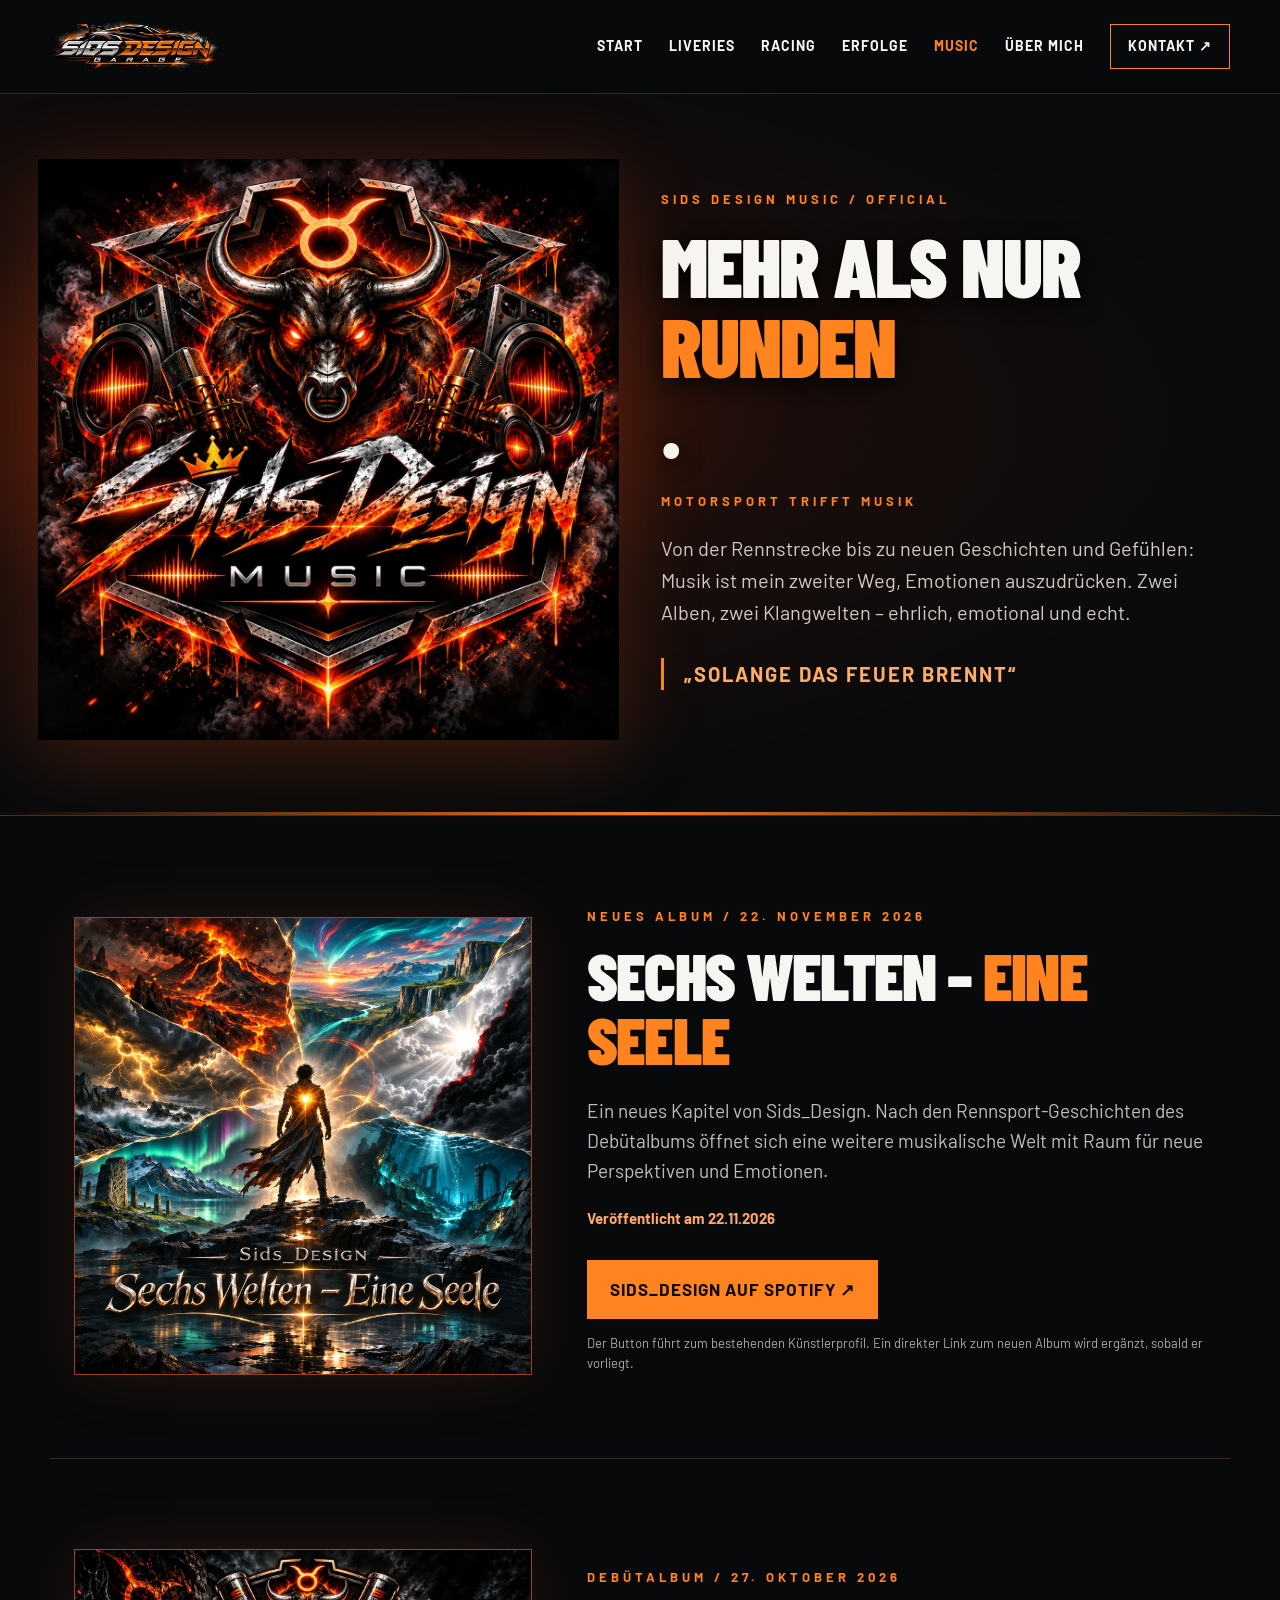
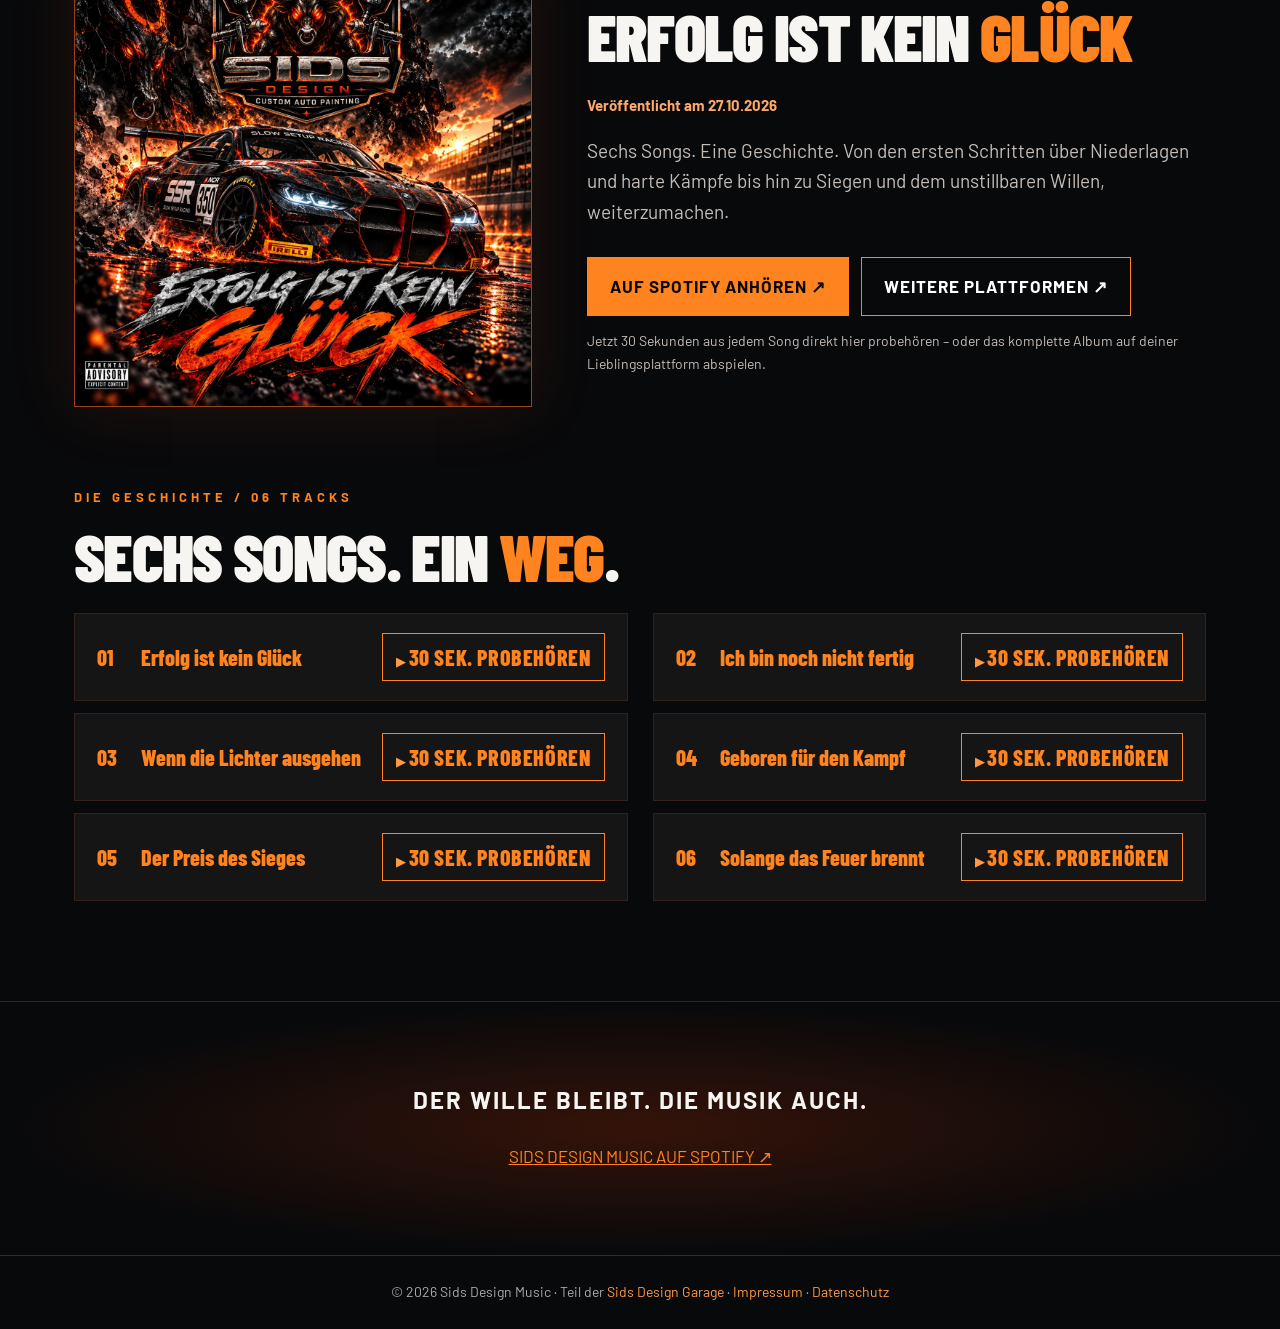
<file: music.html>
<!doctype html>
<html lang="de"><head><meta charset="utf-8"><meta name="viewport" content="width=device-width,initial-scale=1"><meta name="theme-color" content="#090a0c"><meta name="description" content="Sids Design Music: Sechs Welten – Eine Seele (2026) und Erfolg ist kein Glück (2026). Zwei Alben voller Geschichten und Emotionen."><title>Sids Design Music | Sechs Welten – Eine Seele &amp; Erfolg ist kein Glück</title><link rel="canonical" href="https://www.sidsdesign.de/music.html"><link rel="stylesheet" href="styles.css?v=zwei-alben-20261123"><style>
.music-page{background:#08090b;color:#f7f5f2}.music-page .site-header{position:sticky}.music-hero{position:relative;overflow:hidden;background:radial-gradient(ellipse at 23% 45%,#5b1b09 0%,#190d0b 36%,#090a0c 70%);border-bottom:1px solid #61260d}.music-hero:after{content:"";position:absolute;inset:auto 0 0;height:3px;background:linear-gradient(90deg,transparent,#ff761c,transparent)}.music-hero-inner{max-width:1260px;margin:auto;padding:65px 28px 75px;display:grid;grid-template-columns:1.06fr 1fr;align-items:center;gap:42px}.music-hero-logo{width:100%;filter:drop-shadow(0 15px 40px #ff5a1233)}.music-kicker{font-size:13px;font-weight:800;letter-spacing:4px;color:#ff831f}.music-hero h1{font:900 clamp(56px,7vw,112px)/.9 'Barlow Condensed',Impact,sans-serif;text-transform:uppercase;margin:22px 0 30px;letter-spacing:1px;text-shadow:0 4px 22px #000}.music-hero h1 em{display:block;color:#ff831f}.music-hero p{font-size:20px;line-height:1.6;color:#d2c9c5;max-width:550px}.music-quote{border-left:3px solid #ff831f;padding-left:20px;margin-top:30px;color:#ffac66!important;font-weight:800;letter-spacing:2px}.music-album{max-width:1180px;margin:auto;padding:90px 24px 60px;display:grid;grid-template-columns:minmax(0,.85fr) minmax(0,1.15fr);gap:55px;align-items:center}.music-album-cover{width:100%;border:1px solid #9b421c;box-shadow:0 0 65px #ff6b191c}.music-album h2{font-size:clamp(46px,5vw,82px);margin:15px 0 25px}.music-album p{color:#c4bcb7;font-size:19px}.music-links{display:flex;flex-wrap:wrap;gap:12px;margin-top:30px}.music-links a{padding:15px 22px;border:1px solid #ff831f;background:#ff831f;color:#0b0908;font-weight:800;letter-spacing:1px;transition:transform .2s}.music-links a:hover{transform:translateY(-3px)}.music-links .secondary{background:transparent;color:#fff}.music-track-section{max-width:1180px;margin:0 auto;padding:20px 24px 100px}.music-track-section h2{font-size:clamp(40px,5vw,70px);margin:15px 0 28px}.music-track-grid{display:grid;grid-template-columns:1fr 1fr;gap:12px 25px}.music-track{display:flex;gap:20px;align-items:center;background:#151516;border:1px solid #34221a;padding:19px 22px;font-weight:700}.music-track span{color:#ff831f;font:800 22px 'Barlow Condensed',sans-serif}.music-end{text-align:center;padding:55px 24px 85px;border-top:1px solid #3a2119;background:radial-gradient(ellipse at center,#351309,#08090b 70%)}.music-end p{font-size:24px;font-weight:800;letter-spacing:2px}.music-end a{color:#ff831f;text-decoration:underline}.music-footer{border-top:1px solid #382c26;text-align:center;padding:25px;color:#aaa;font-size:14px}.music-footer a{color:#ff9a45}@media(max-width:800px){.music-hero-inner,.music-album{grid-template-columns:1fr;gap:20px}.music-hero-inner{padding:28px 24px 50px}.music-hero-logo{max-width:560px;margin:auto}.music-hero h1{font-size:clamp(56px,13vw,85px)}.music-album{padding-top:60px}.music-album-cover{max-width:560px;margin:auto}.music-track-grid{grid-template-columns:1fr}.music-track-section{padding-bottom:60px}}@media(max-width:480px){.music-hero p,.music-album p{font-size:17px}.music-links a{width:100%;text-align:center}.music-track{padding:15px}}
.music-page .music-hero-logo{display:block;width:100%;height:auto!important;aspect-ratio:1/1;object-fit:contain;max-width:610px}.music-page .music-hero-inner{grid-template-columns:minmax(0,1fr) minmax(0,1fr)}.music-page .site-header .brand img{width:auto;height:58px;max-width:190px;object-fit:contain}.music-page .site-header .brand{min-width:110px}@media(max-width:800px){.music-page .music-hero-inner{grid-template-columns:1fr}.music-page .site-header .brand img{height:48px;max-width:150px}}
/* Keep the two square artwork images at their natural proportions, overriding global styles. */
.music-page .music-hero-inner > img.music-hero-logo,.music-page .music-album > img.music-album-cover{display:block!important;width:100%!important;max-width:610px!important;height:auto!important;min-height:0!important;max-height:none!important;aspect-ratio:1 / 1!important;object-fit:contain!important;object-position:center!important;transform:none!important;align-self:center!important;justify-self:center!important}
.music-page .music-hero-inner,.music-page .music-album{min-width:0}
.music-page .music-hero-inner > *, .music-page .music-album > *{min-width:0}
.music-page .music-graphic-title{margin:12px 0 22px;max-width:600px}.music-page .music-graphic-title img{display:block;width:100%;height:auto!important;aspect-ratio:2/1;object-fit:contain}.music-page .music-sharp-heading{font-family:'Barlow Condensed',Impact,sans-serif;font-weight:900;font-style:italic;letter-spacing:-.035em;line-height:.98;text-transform:uppercase;transform:skewX(-5deg);transform-origin:left center;text-shadow:3px 3px 0 #3a2118,7px 7px 16px #000}.music-page .music-sharp-heading em{color:#ff831f;font-style:inherit;text-shadow:2px 2px 0 #6d2609,6px 6px 14px #000}@media(max-width:800px){.music-page .music-graphic-title{max-width:100%}}
.music-page .music-image-heading{margin:15px 0 25px;line-height:1;max-width:650px}.music-page .music-image-heading img{display:block;width:100%;height:auto!important;max-height:none!important;object-fit:contain!important;aspect-ratio:auto!important}

/* 30-second previews: play only on user interaction */
.music-page .music-track{flex-wrap:wrap;gap:12px 14px}.music-page .music-track-number{flex:0 0 30px}.music-page .music-track-name{flex:1 1 180px;min-width:0}.music-page .music-preview-button{flex:0 0 auto;border:1px solid #ff831f;background:transparent;color:#ff9b46;padding:10px 13px;font:800 12px 'Barlow Condensed',Arial,sans-serif;letter-spacing:.6px;cursor:pointer;transition:background .2s,color .2s}.music-page .music-preview-button:hover,.music-page .music-preview-button:focus-visible,.music-page .music-preview-button[aria-pressed="true"]{background:#ff831f;color:#100a07}.music-page .music-preview-button:focus-visible{outline:2px solid white;outline-offset:3px}.music-page .music-track audio{display:none}@media(max-width:480px){.music-page .music-preview-button{width:100%;text-align:center}.music-page .music-track-name{flex-basis:calc(100% - 48px)}}
.music-page .music-clean-heading{font-family:'Barlow Condensed',Impact,sans-serif!important;font-weight:900!important;line-height:.96!important;letter-spacing:-.025em!important;text-transform:uppercase;margin:16px 0 25px!important;max-width:100%;overflow-wrap:normal}.music-page .music-clean-heading em{font-style:normal;color:#ff831f}.music-page h1.music-clean-heading{font-size:clamp(54px,6.5vw,96px)!important}.music-page h2.music-clean-heading{font-size:clamp(42px,5.2vw,75px)!important}@media(max-width:600px){.music-page h1.music-clean-heading{font-size:clamp(50px,11vw,78px)!important}.music-page h2.music-clean-heading{font-size:clamp(39px,9vw,60px)!important}}
/* New album: display official cover when uploaded, with accessible typography fallback */
.music-page .sdg-album-art-real{display:none;position:absolute;inset:0;width:100%;height:100%;object-fit:cover;object-position:center}
.music-page .sdg-album-art-preview.has-cover{padding:0}
.music-page .sdg-album-art-preview.has-cover .sdg-album-art-real{display:block}
.music-page .sdg-album-art-preview.has-cover > div{display:none}
.music-page .music-new-album{border-bottom:1px solid rgba(255,131,31,.24);padding-bottom:72px;scroll-margin-top:110px}
.music-page #erfolg-ist-kein-glueck{scroll-margin-top:110px}
.music-page .sdg-album-art-preview{position:relative;width:100%;max-width:560px;aspect-ratio:1;min-width:0;display:flex;flex-direction:column;justify-content:space-between;padding:clamp(22px,4vw,46px);border:1px solid rgba(255,131,31,.55);background:radial-gradient(ellipse at 70% 27%,rgba(210,72,39,.24),transparent 50%),radial-gradient(ellipse at 20% 80%,rgba(62,51,103,.32),transparent 58%),linear-gradient(140deg,#100e18,#111114 65%,#210e15);box-shadow:0 0 55px rgba(207,82,40,.16);overflow:hidden}
.music-page .sdg-album-art-overline,.music-page .sdg-album-art-foot{font:700 clamp(10px,1.1vw,12px)/1.5 Barlow,Arial,sans-serif;color:#eeb59b;letter-spacing:.16em}
.music-page .sdg-album-art-title{font:900 clamp(38px,5vw,72px)/.95 'Barlow Condensed',Impact,sans-serif;letter-spacing:-.015em;color:#fff;text-shadow:0 4px 20px #000;text-transform:uppercase;max-width:100%}
.music-page .sdg-album-art-title span{color:#d6b39d}.music-page .sdg-album-art-title em{display:block;color:#ff831f;font-style:normal}
.music-page .sdg-album-release-date{font-size:15px;color:#ffa86a;font-weight:800}
.music-page .sdg-album-link-note{font-size:13px;color:#aaa;line-height:1.55;margin-top:14px}
@media(max-width:800px){.music-page .music-new-album{padding-bottom:55px}.music-page .sdg-album-art-preview{margin-inline:auto;aspect-ratio:1}.music-page .sdg-album-art-title{font-size:clamp(45px,12vw,76px)}}
</style></head><body class="music-page"><a class="skip" href="#main">Zum Inhalt springen</a><header class="site-header"><a class="brand" href="index.html" aria-label="Sids Design Garage Startseite"><img src="assets/sids-design-garage-navigation.webp" alt="Sids Design Garage"></a><button class="menu-toggle" aria-controls="navigation" aria-expanded="false" aria-label="Menü öffnen"><span></span><span></span><span></span></button><nav class="navigation" id="navigation" aria-label="Hauptnavigation"><a href="index.html#start">Start</a><a href="index.html#liveries">Liveries</a><a href="index.html#racing">Racing</a><a href="index.html#erfolge">Erfolge</a><a href="music.html" aria-current="page" style="color:#ff831f">Music</a><a href="index.html#about">Über mich</a><a class="nav-cta" href="index.html#kontakt">Kontakt ↗</a></nav></header><main id="main"><section class="music-hero"><div class="music-hero-inner"><img class="music-hero-logo" src="assets/sids-design-music-logo.webp" alt="Sids Design Music – feuriger Stier, Lautsprecher und Mikrofone" width="1254" height="1254"><div><div class="music-kicker">SIDS DESIGN MUSIC / OFFICIAL</div><h1 class="music-clean-heading">MEHR ALS NUR <em>RUNDEN</em>.</h1><div class="music-kicker">MOTORSPORT TRIFFT MUSIK</div><p>Von der Rennstrecke bis zu neuen Geschichten und Gefühlen: Musik ist mein zweiter Weg, Emotionen auszudrücken. Zwei Alben, zwei Klangwelten – ehrlich, emotional und echt.</p><p class="music-quote">„SOLANGE DAS FEUER BRENNT“</p></div></div></section><section class="music-album music-new-album" id="sechs-seelen-eine-welt" aria-labelledby="album-new-title"><img class="music-album-cover" src="assets/sechs-welten-eine-seele.webp?v=20261123-direct" alt="Originalcover Sechs Welten – Eine Seele: Figur vor sechs fantastischen Welten" width="1536" height="1536" loading="eager" decoding="async"><div><div class="music-kicker">NEUES ALBUM / 22. NOVEMBER 2026</div><h2 id="album-new-title" class="music-clean-heading">SECHS WELTEN – <em>EINE SEELE</em></h2><p>Ein neues Kapitel von Sids_Design. Nach den Rennsport-Geschichten des Debütalbums öffnet sich eine weitere musikalische Welt mit Raum für neue Perspektiven und Emotionen.</p><p class="sdg-album-release-date">Veröffentlicht am <time datetime="2026-11-22">22.11.2026</time></p><div class="music-links"><a href="https://open.spotify.com/artist/360mTTUeidACJ7Txnwxvkd" target="_blank" rel="noopener noreferrer">SIDS_DESIGN AUF SPOTIFY ↗</a></div><p class="sdg-album-link-note">Der Button führt zum bestehenden Künstlerprofil. Ein direkter Link zum neuen Album wird ergänzt, sobald er vorliegt.</p></div></section><section class="music-album" id="erfolg-ist-kein-glueck" aria-labelledby="album-title"><img class="music-album-cover" src="assets/erfolg-ist-kein-glueck.webp" alt="Albumcover Erfolg ist kein Glück mit BMW M4 GT3 #350" width="1254" height="1254" loading="lazy"><div><div class="music-kicker">DEBÜTALBUM / 27. OKTOBER 2026</div><h2 id="album-title" class="music-clean-heading">ERFOLG IST KEIN <em>GLÜCK</em></h2><p class="sdg-album-release-date">Veröffentlicht am <time datetime="2026-10-27">27.10.2026</time></p><p>Sechs Songs. Eine Geschichte. Von den ersten Schritten über Niederlagen und harte Kämpfe bis hin zu Siegen und dem unstillbaren Willen, weiterzumachen.</p><div class="music-links"><a href="https://open.spotify.com/artist/360mTTUeidACJ7Txnwxvkd" target="_blank" rel="noopener noreferrer">AUF SPOTIFY ANHÖREN ↗</a><a class="secondary" href="https://ditto.fm/erfolg-ist-kein-gluck" target="_blank" rel="noopener noreferrer">WEITERE PLATTFORMEN ↗</a></div><p style="font-size:14px">Jetzt 30 Sekunden aus jedem Song direkt hier probehören – oder das komplette Album auf deiner Lieblingsplattform abspielen.</p></div></section><section class="music-track-section"><div class="music-kicker">DIE GESCHICHTE / 06 TRACKS</div><h2 class="music-clean-heading">SECHS SONGS. EIN <em>WEG</em>.</h2><div class="music-track-grid"><div class="music-track"><span class="music-track-number">01</span><span class="music-track-name">Erfolg ist kein Glück</span><button class="music-preview-button" type="button" aria-label="30 Sekunden von Erfolg ist kein Glück probehören" aria-pressed="false" data-preview="preview-1">▶ <span>30 SEK. PROBEHÖREN</span></button><audio id="preview-1" preload="none" src="assets/01-erfolg-ist-kein-glueck.mp3"></audio></div><div class="music-track"><span class="music-track-number">02</span><span class="music-track-name">Ich bin noch nicht fertig</span><button class="music-preview-button" type="button" aria-label="30 Sekunden von Ich bin noch nicht fertig probehören" aria-pressed="false" data-preview="preview-2">▶ <span>30 SEK. PROBEHÖREN</span></button><audio id="preview-2" preload="none" src="assets/02-ich-bin-noch-nicht-fertig.mp3"></audio></div><div class="music-track"><span class="music-track-number">03</span><span class="music-track-name">Wenn die Lichter ausgehen</span><button class="music-preview-button" type="button" aria-label="30 Sekunden von Wenn die Lichter ausgehen probehören" aria-pressed="false" data-preview="preview-3">▶ <span>30 SEK. PROBEHÖREN</span></button><audio id="preview-3" preload="none" src="assets/03-wenn-die-lichter-ausgehen.mp3"></audio></div><div class="music-track"><span class="music-track-number">04</span><span class="music-track-name">Geboren für den Kampf</span><button class="music-preview-button" type="button" aria-label="30 Sekunden von Geboren für den Kampf probehören" aria-pressed="false" data-preview="preview-4">▶ <span>30 SEK. PROBEHÖREN</span></button><audio id="preview-4" preload="none" src="assets/04-geboren-fuer-den-kampf.mp3"></audio></div><div class="music-track"><span class="music-track-number">05</span><span class="music-track-name">Der Preis des Sieges</span><button class="music-preview-button" type="button" aria-label="30 Sekunden von Der Preis des Sieges probehören" aria-pressed="false" data-preview="preview-5">▶ <span>30 SEK. PROBEHÖREN</span></button><audio id="preview-5" preload="none" src="assets/05-der-preis-des-sieges.mp3"></audio></div><div class="music-track"><span class="music-track-number">06</span><span class="music-track-name">Solange das Feuer brennt</span><button class="music-preview-button" type="button" aria-label="30 Sekunden von Solange das Feuer brennt probehören" aria-pressed="false" data-preview="preview-6">▶ <span>30 SEK. PROBEHÖREN</span></button><audio id="preview-6" preload="none" src="assets/06-solange-das-feuer-brennt.mp3"></audio></div></div></section><section class="music-end"><p>DER WILLE BLEIBT. DIE MUSIK AUCH.</p><a href="https://open.spotify.com/artist/360mTTUeidACJ7Txnwxvkd" target="_blank" rel="noopener noreferrer">SIDS DESIGN MUSIC AUF SPOTIFY ↗</a></section></main><footer class="music-footer">© 2026 Sids Design Music · Teil der <a href="index.html">Sids Design Garage</a> · <a href="impressum.html">Impressum</a> · <a href="datenschutz.html">Datenschutz</a></footer><script defer src="script.js"></script><script>
(()=>{const buttons=[...document.querySelectorAll('.music-preview-button')];let current=null;function reset(button){button.setAttribute('aria-pressed','false');button.innerHTML='▶ <span>30 SEK. PROBEHÖREN</span>'}function stop(){if(!current)return;const audio=document.getElementById(current.dataset.preview);audio.pause();audio.currentTime=0;reset(current);current=null}buttons.forEach(button=>{const audio=document.getElementById(button.dataset.preview);audio.addEventListener('ended',()=>{if(current===button)stop()});audio.addEventListener('error',()=>{if(current===button)stop()});button.addEventListener('click',async()=>{if(current===button){stop();return}stop();current=button;button.setAttribute('aria-pressed','true');button.innerHTML='■ <span>STOPPEN</span>';try{await audio.play()}catch(e){if(current===button)stop()}})})})();
</script></body></html>
</file>
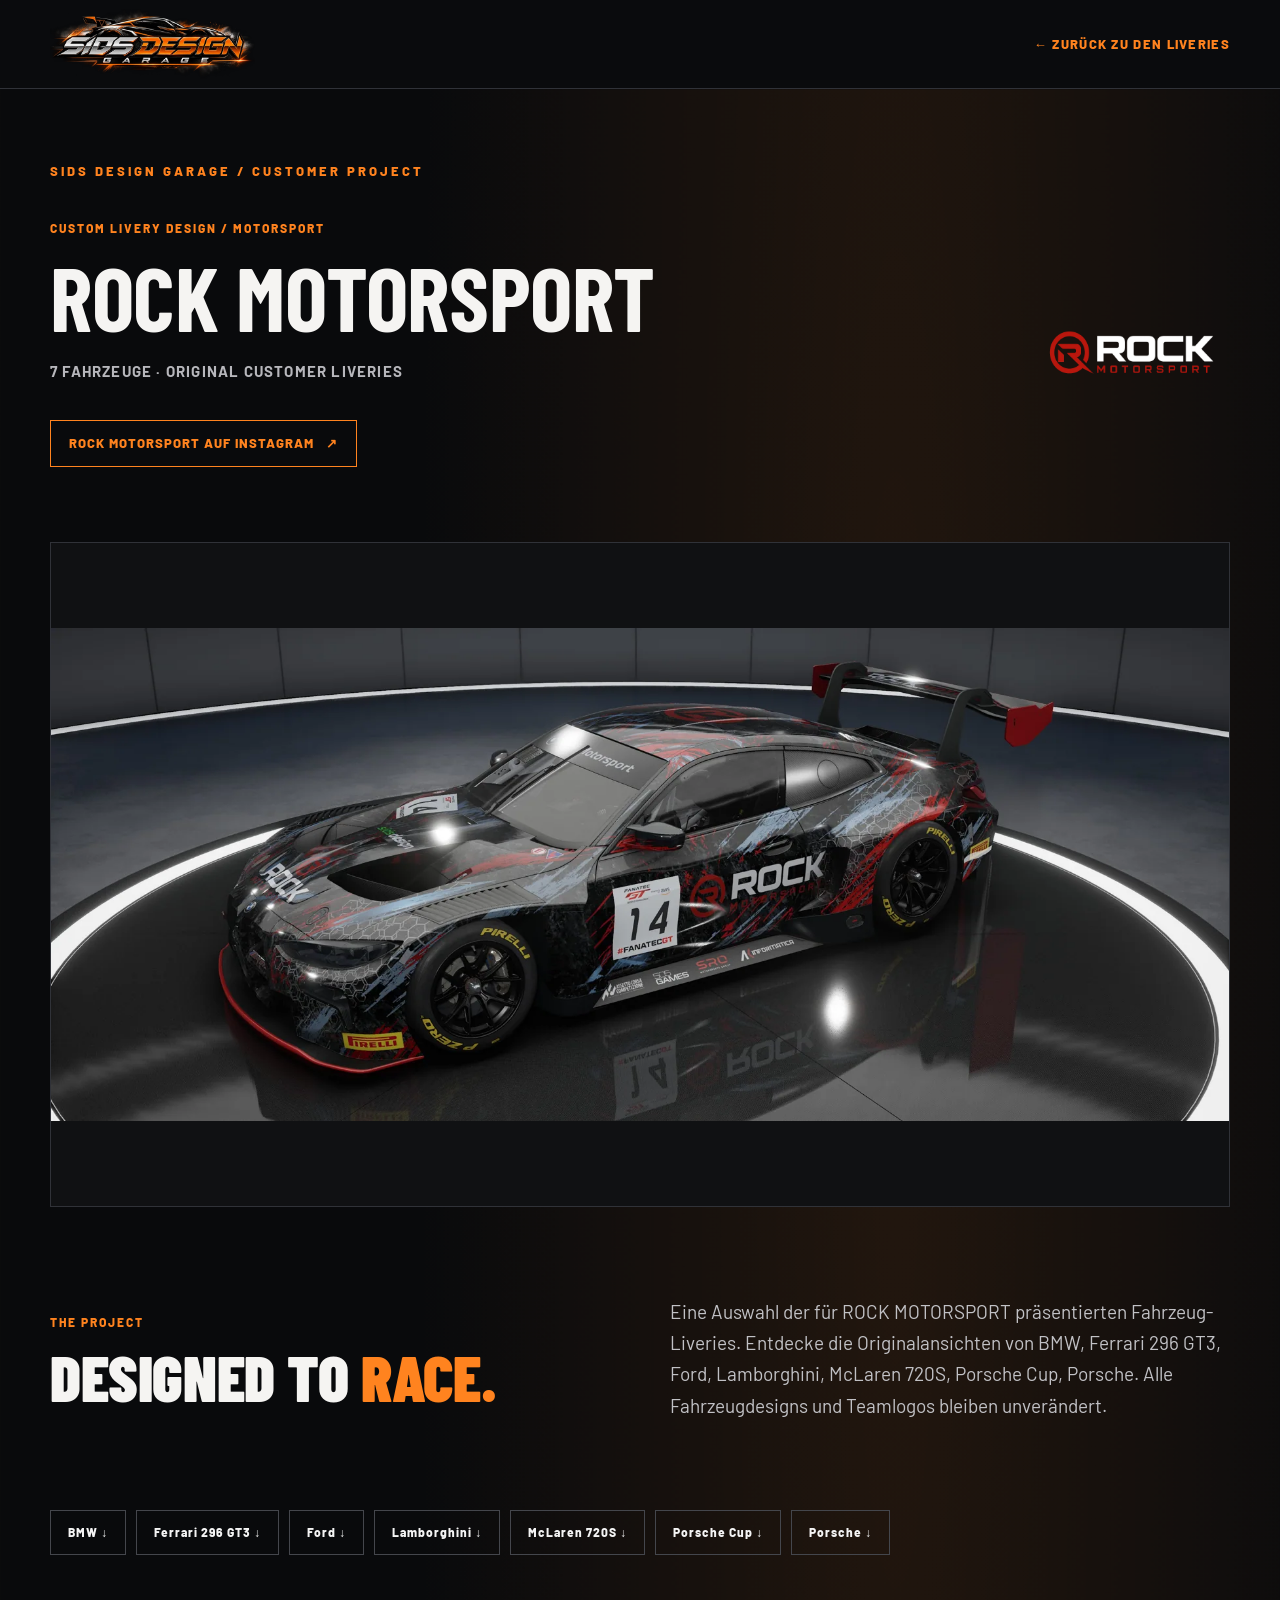
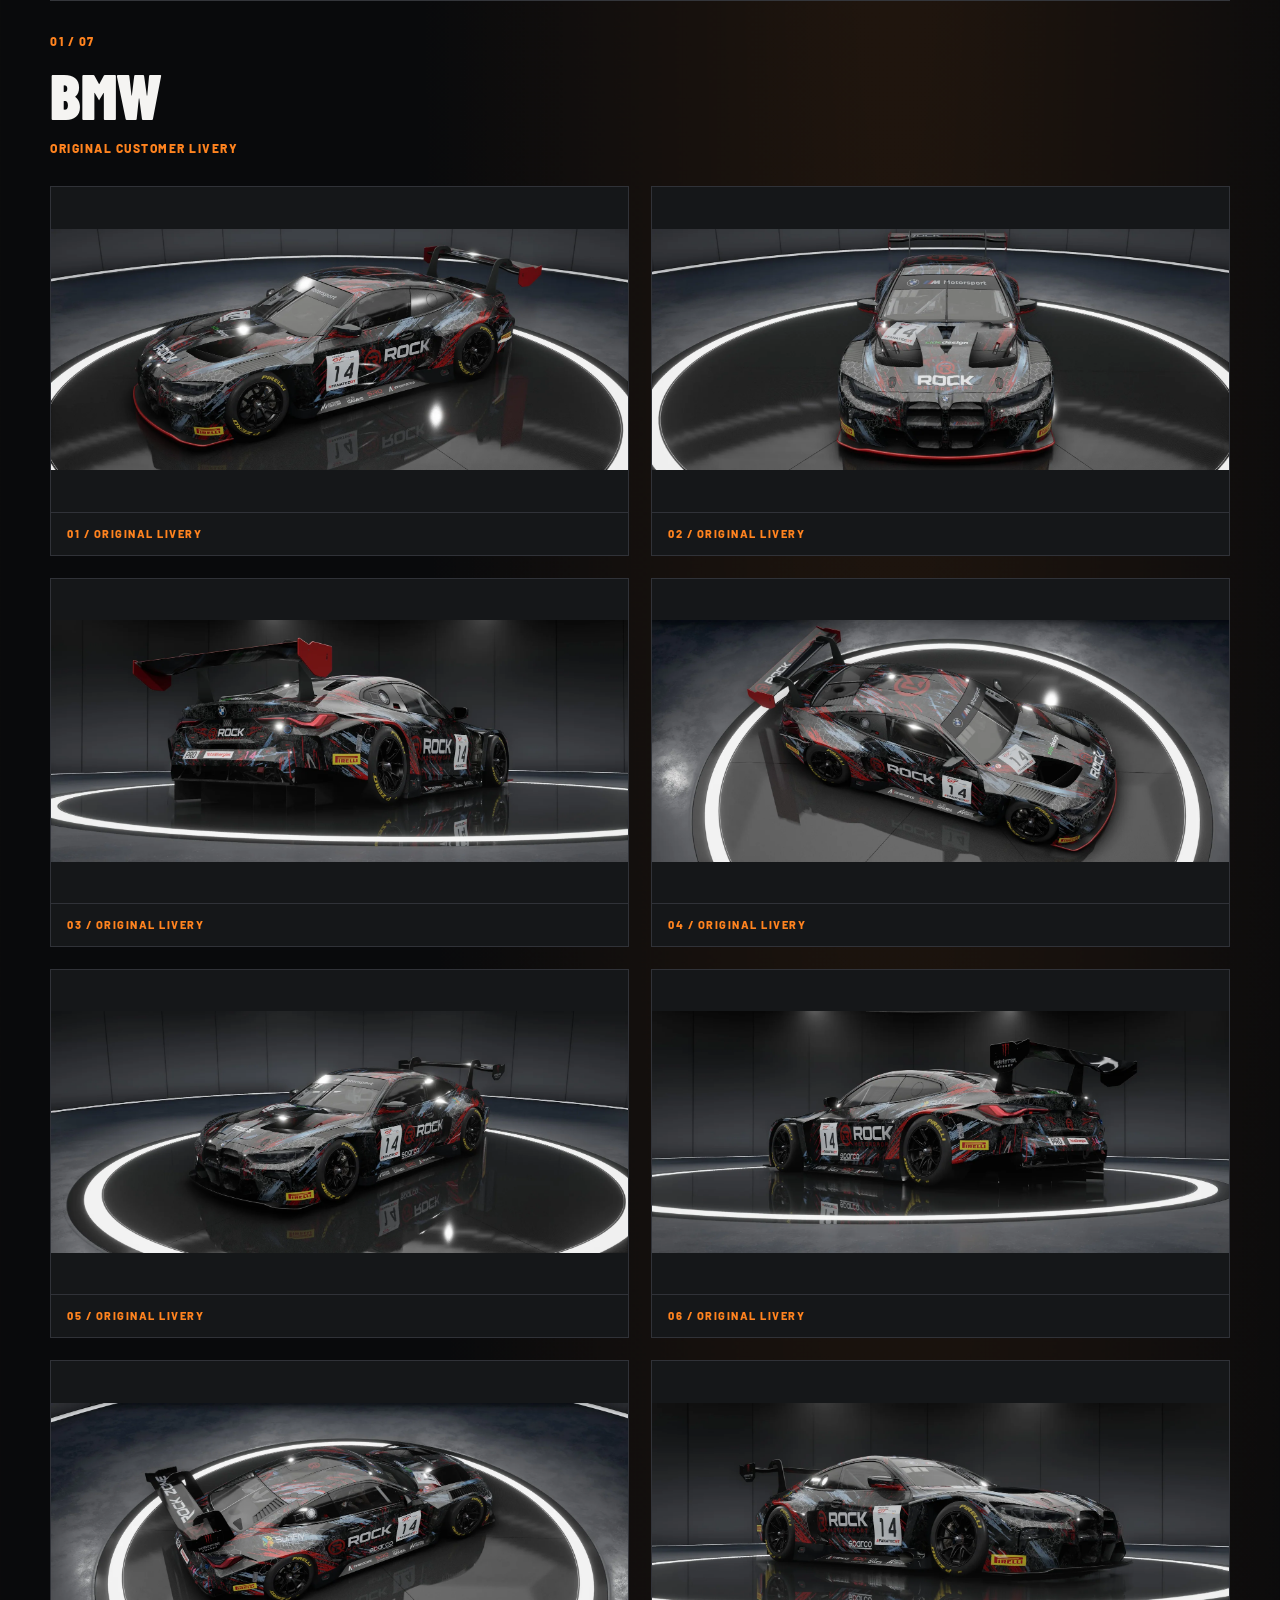
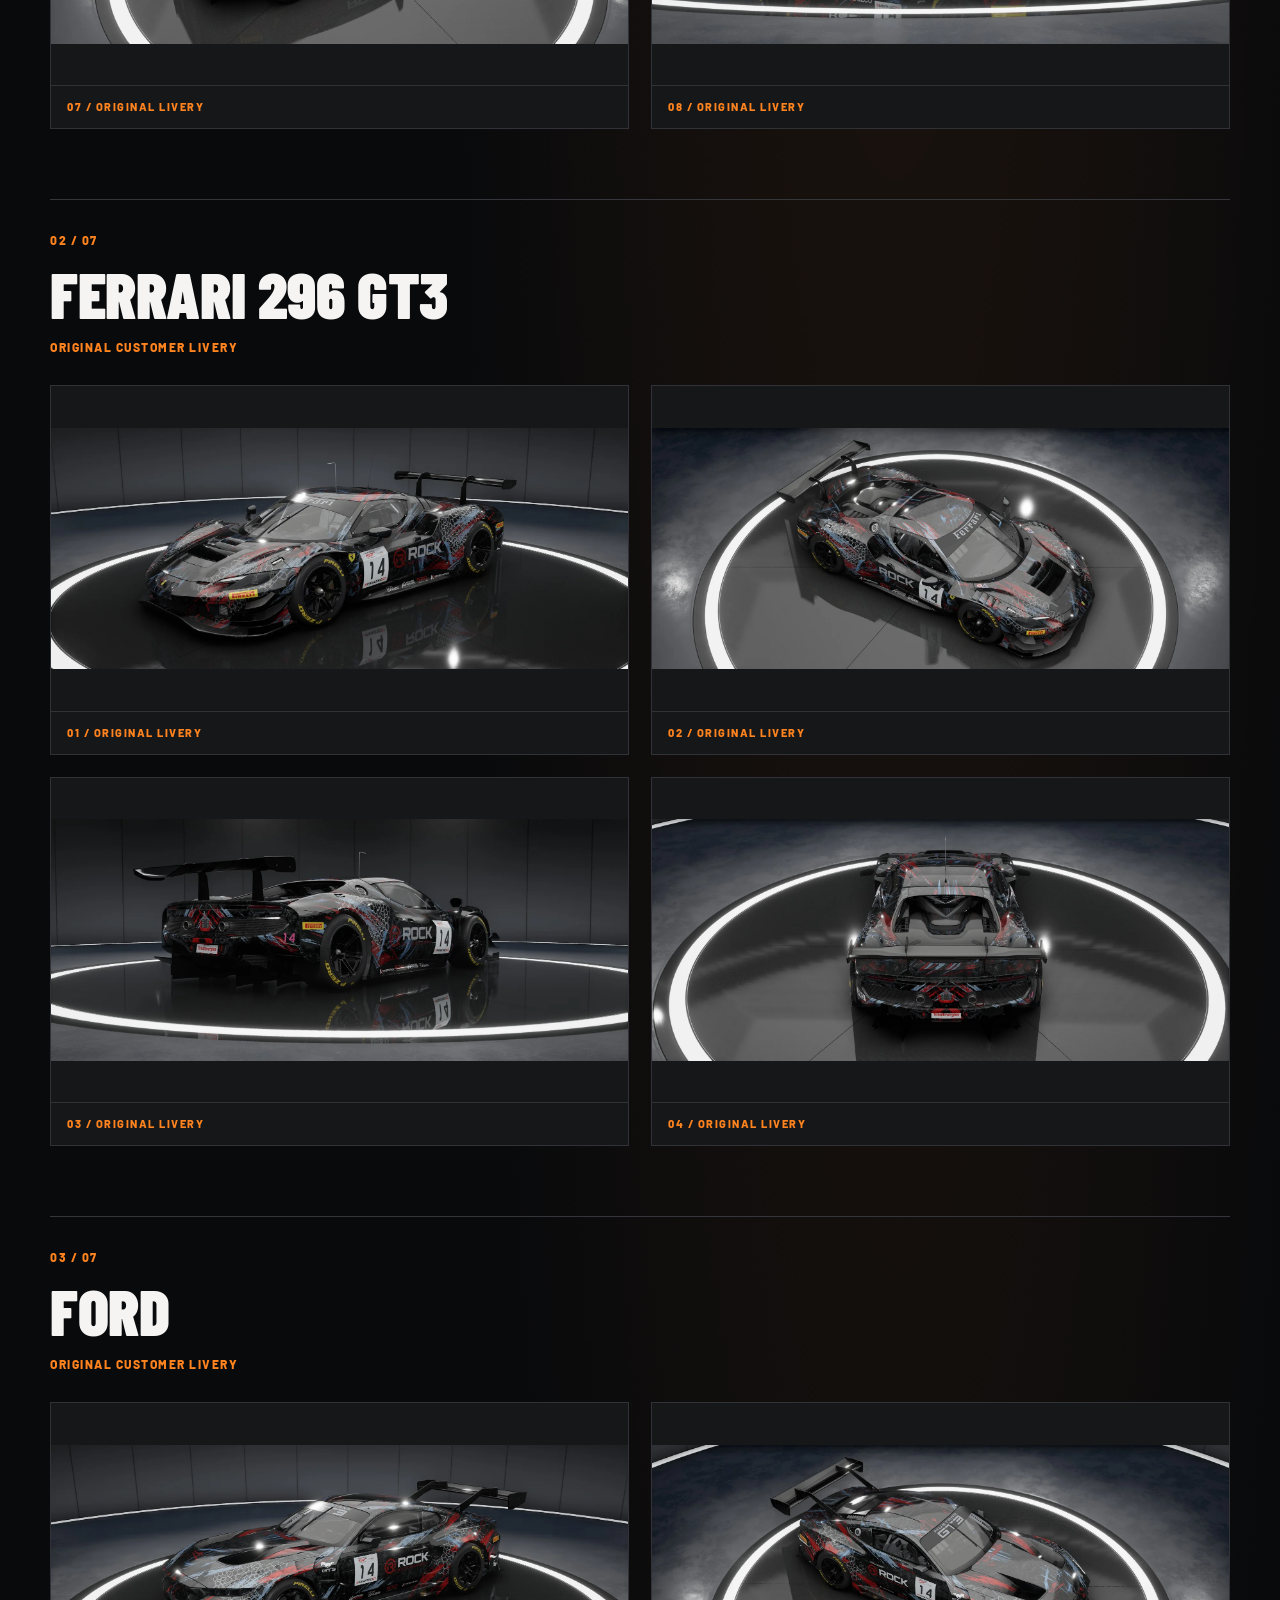
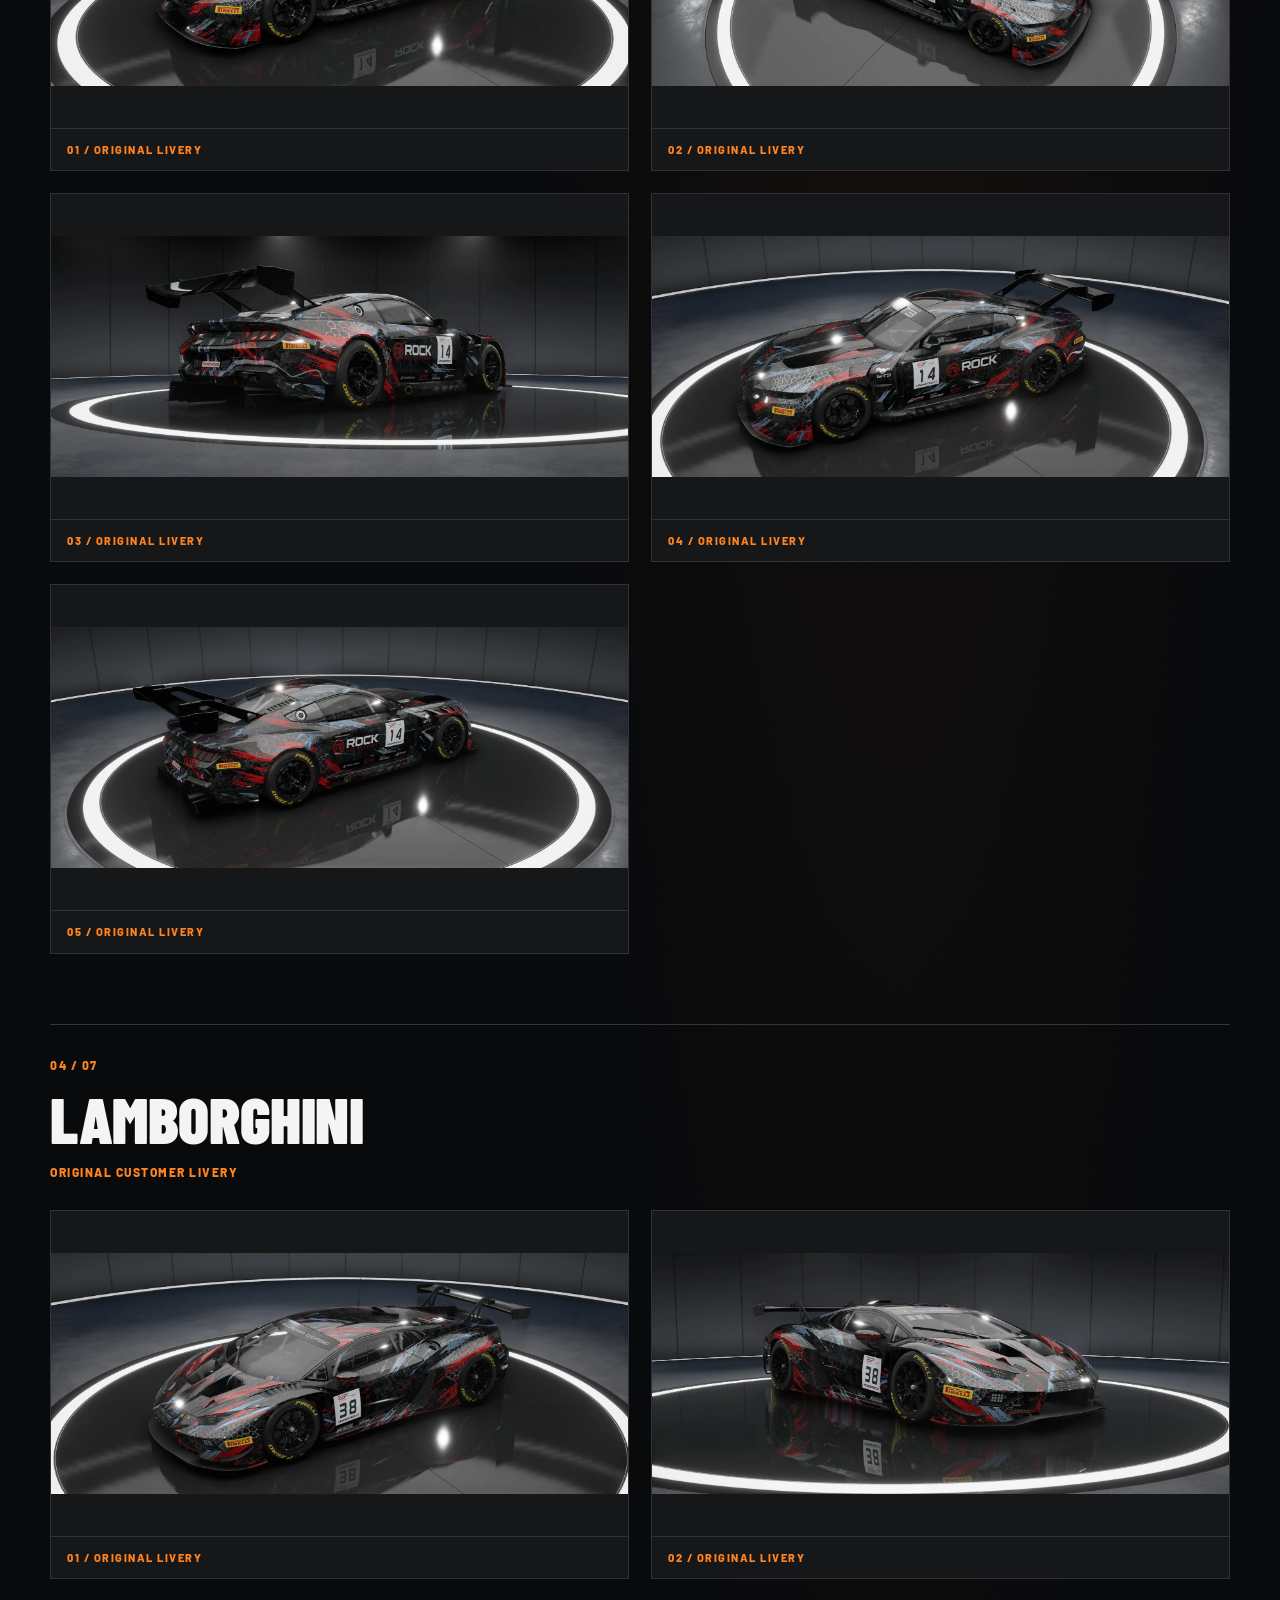
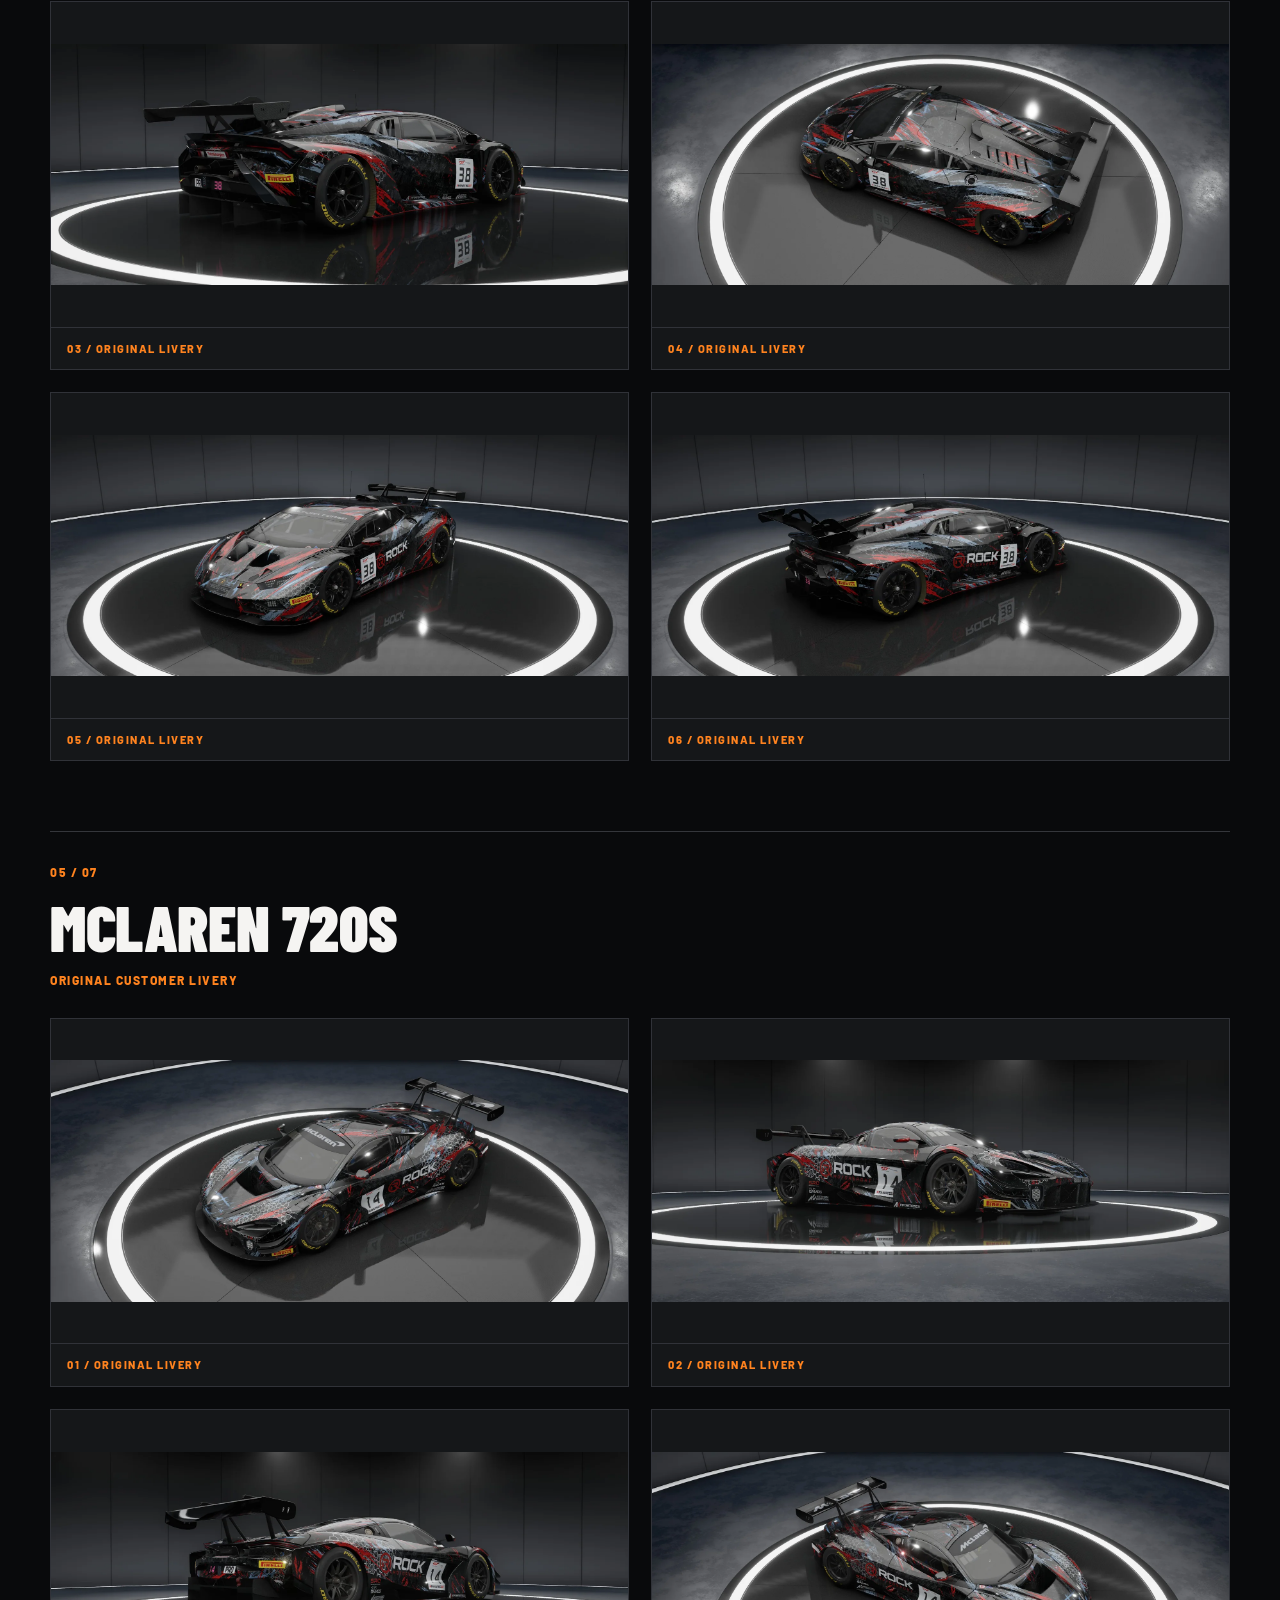
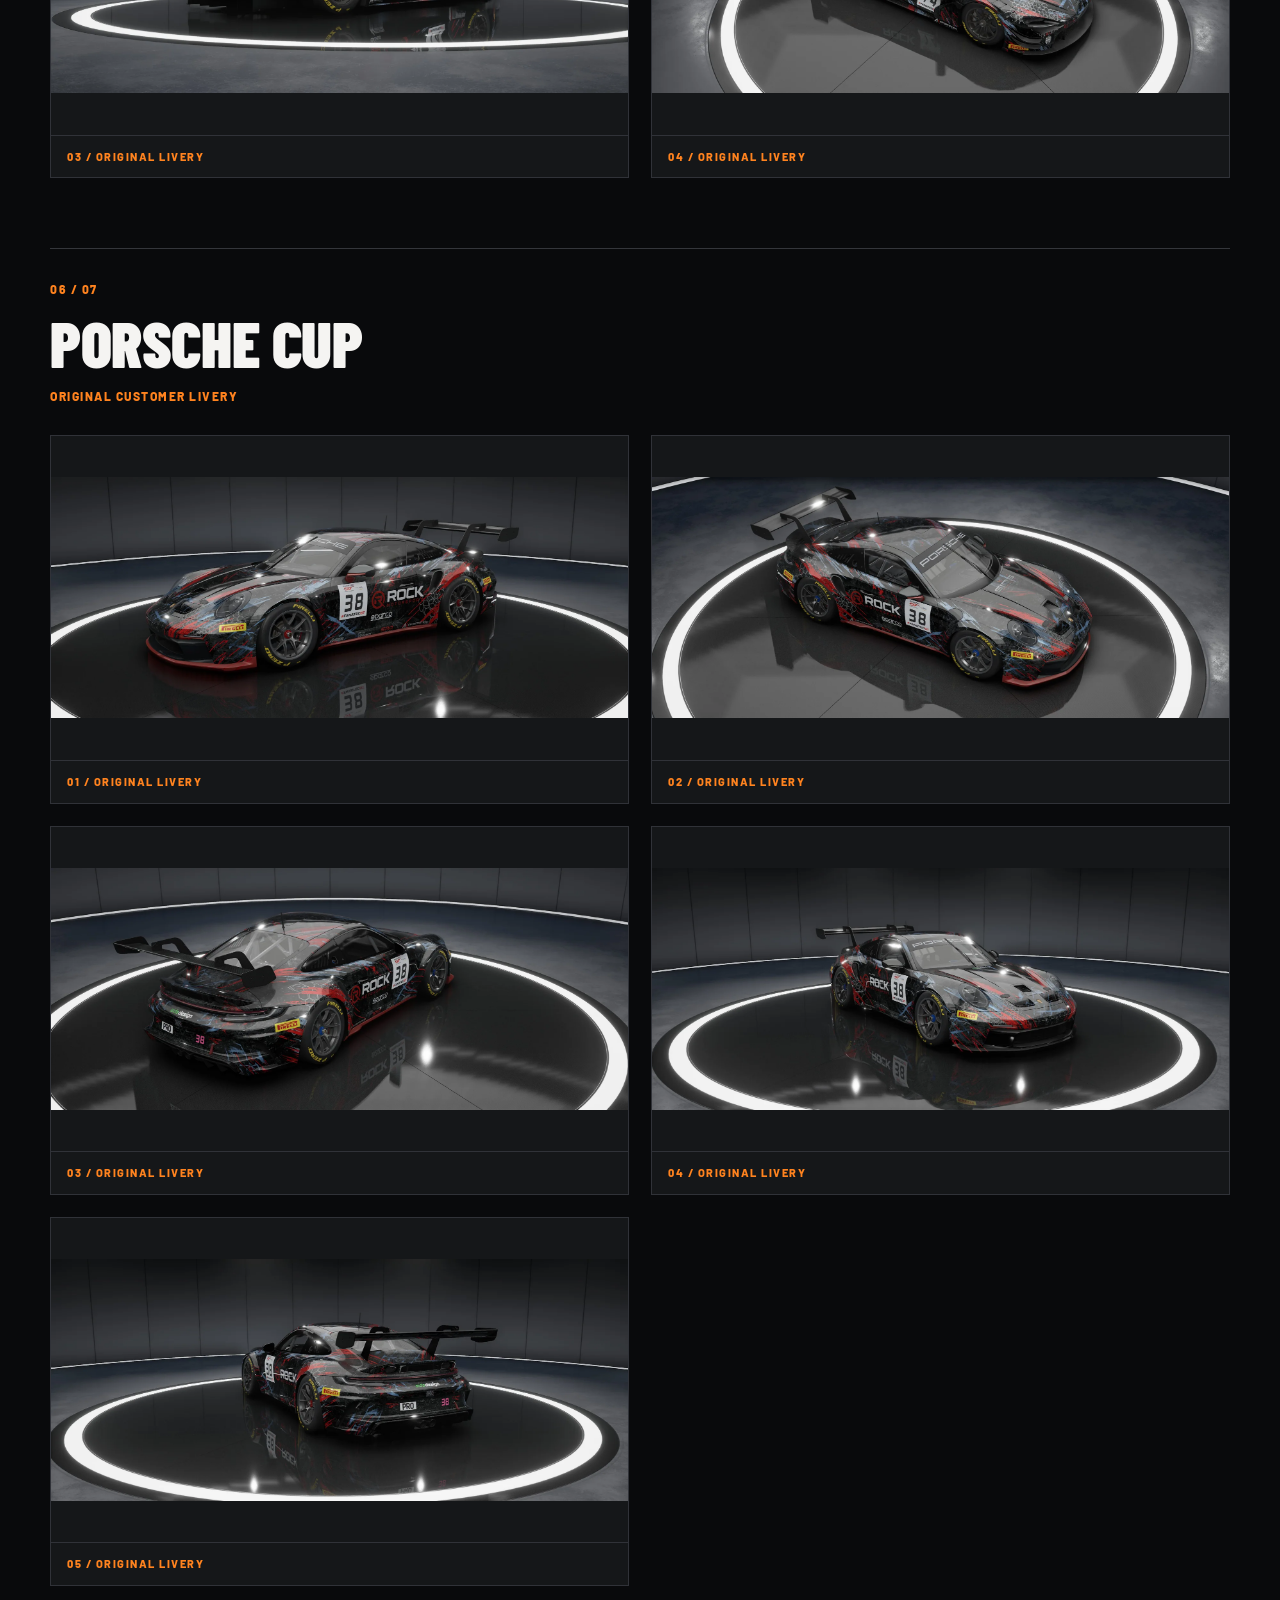
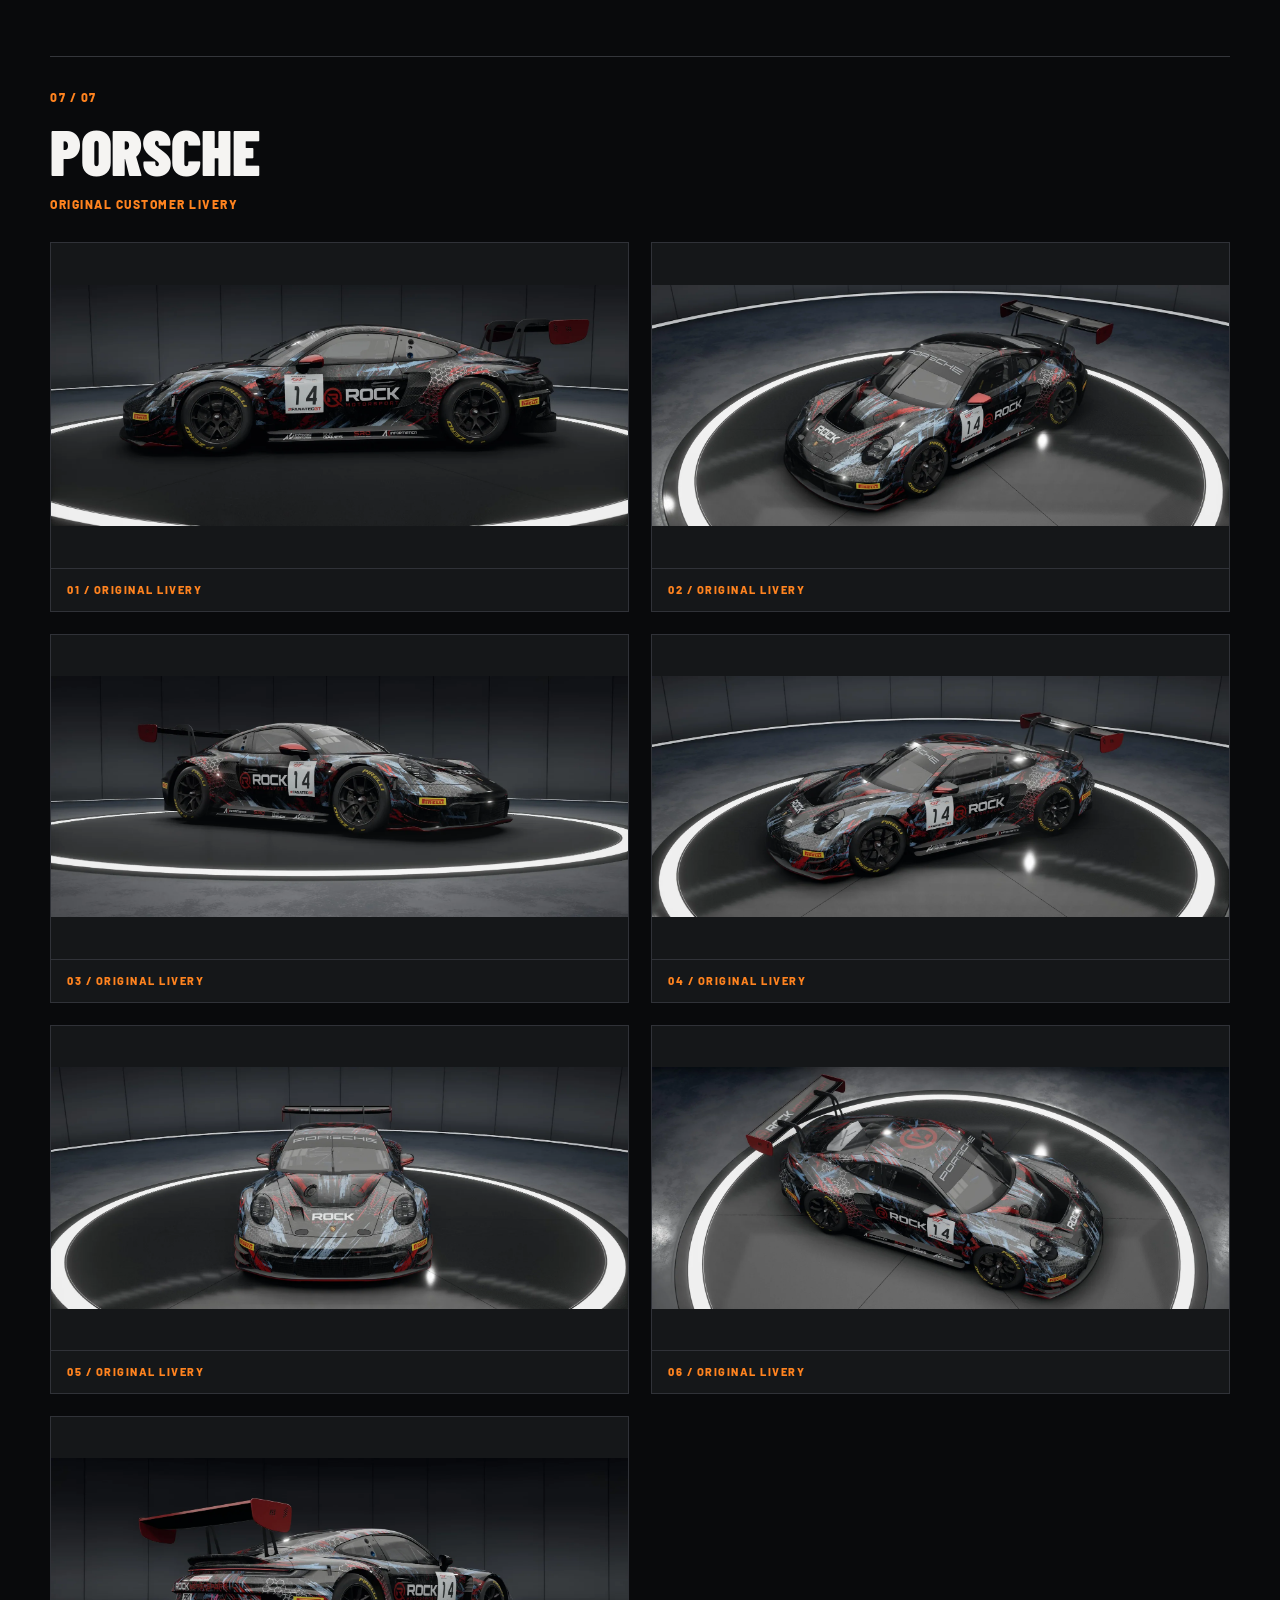
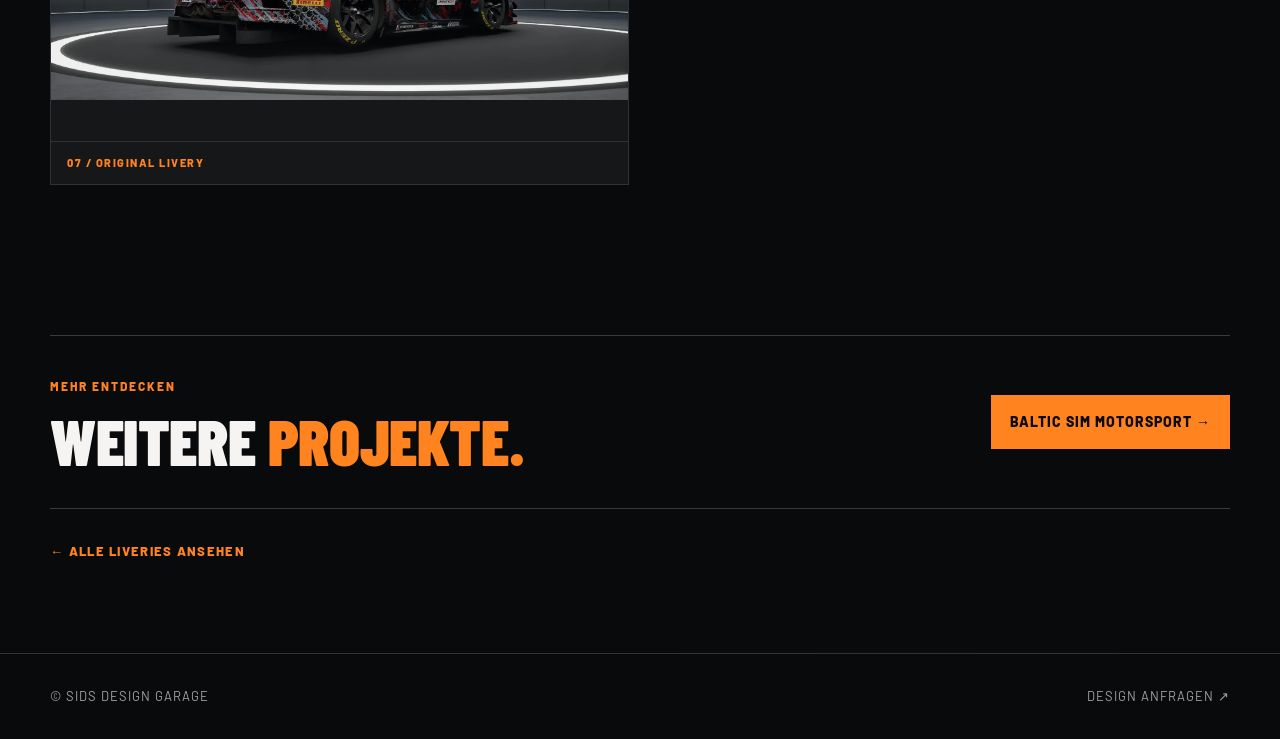
<file: rock-motorsport.html>
<!doctype html><html lang="de"><head><meta charset="utf-8"><meta name="viewport" content="width=device-width,initial-scale=1"><meta name="theme-color" content="#090a0c"><meta name="description" content="ROCK MOTORSPORT: 7 Fahrzeuge mit originalen Kunden-Liveries im Portfolio von Sids Design Garage."><title>ROCK MOTORSPORT | Kundenprojekt | Sids Design Garage</title><link rel="canonical" href="https://www.sidsdesign.de/rock-motorsport.html"><meta property="og:title" content="ROCK MOTORSPORT | Sids Design Garage"><meta property="og:description" content="Originale GT3-Liveries und Fahrzeuggalerien für ROCK MOTORSPORT."><meta property="og:image" content="https://www.sidsdesign.de/assets/customers/rock-motorsport/bmw/bmw-01.webp"><link href="https://fonts.googleapis.com" rel="preconnect"><link crossorigin href="https://fonts.gstatic.com" rel="preconnect"><link href="https://fonts.googleapis.com/css2?family=Barlow+Condensed:wght@500;600;700;800;900&family=Barlow:wght@400;500;600;700&display=swap" rel="stylesheet"><link rel="stylesheet" href="styles.css?v=customer-projects-20261025"></head><body><a class="skip" href="#main">Zum Inhalt springen</a><header class="detail-header"><div class="container detail-nav"><a href="index.html#liveries"><img src="assets/sids-design-garage-navigation.webp" alt="Sids Design Garage"></a><a class="detail-back" href="index.html#liveries">← ZURÜCK ZU DEN LIVERIES</a></div></header><main id="main" class="detail-main"><div class="container"><p class="section-kicker">SIDS DESIGN GARAGE / CUSTOMER PROJECT</p><div class="customer-hero"><div><p class="detail-overline">CUSTOM LIVERY DESIGN / MOTORSPORT</p><h1>ROCK MOTORSPORT</h1><p class="detail-subtitle">7 FAHRZEUGE · ORIGINAL CUSTOMER LIVERIES</p><p><a class="signature-detail-link" href="https://www.instagram.com/rock.motorsport/" target="_blank" rel="noopener noreferrer">ROCK MOTORSPORT AUF INSTAGRAM <span aria-hidden="true">↗</span></a></p></div><img class="customer-hero-logo" src="assets/customers/team-logo.png" alt="Originales Logo von ROCK MOTORSPORT"></div><div class="detail-cover"><img src="assets/customers/rock-motorsport/bmw/bmw-01.webp" alt="ROCK MOTORSPORT – BMW Original-Livery" fetchpriority="high"></div><div class="detail-intro"><div><span>THE PROJECT</span><h2>DESIGNED TO <em>RACE.</em></h2></div><p>Eine Auswahl der für ROCK MOTORSPORT präsentierten Fahrzeug-Liveries. Entdecke die Originalansichten von BMW, Ferrari 296 GT3, Ford, Lamborghini, McLaren 720S, Porsche Cup, Porsche. Alle Fahrzeugdesigns und Teamlogos bleiben unverändert.</p></div><nav class="customer-vehicle-nav" aria-label="Fahrzeuge"><a href="#vehicle-1">BMW ↓</a><a href="#vehicle-2">Ferrari 296 GT3 ↓</a><a href="#vehicle-3">Ford ↓</a><a href="#vehicle-4">Lamborghini ↓</a><a href="#vehicle-5">McLaren 720S ↓</a><a href="#vehicle-6">Porsche Cup ↓</a><a href="#vehicle-7">Porsche ↓</a></nav><section class="customer-vehicle" id="vehicle-1"><div class="customer-vehicle-head"><span>01 / 07</span><h2>BMW</h2><p>ORIGINAL CUSTOMER LIVERY</p></div><div class="detail-gallery"><figure class="detail-shot"><img src="assets/customers/rock-motorsport/bmw/bmw-01.webp" alt="ROCK MOTORSPORT – BMW, Original-Livery Ansicht 1" loading="lazy"><figcaption>01 / ORIGINAL LIVERY</figcaption></figure><figure class="detail-shot"><img src="assets/customers/rock-motorsport/bmw/bmw-02.webp" alt="ROCK MOTORSPORT – BMW, Original-Livery Ansicht 2" loading="lazy"><figcaption>02 / ORIGINAL LIVERY</figcaption></figure><figure class="detail-shot"><img src="assets/customers/rock-motorsport/bmw/bmw-03.webp" alt="ROCK MOTORSPORT – BMW, Original-Livery Ansicht 3" loading="lazy"><figcaption>03 / ORIGINAL LIVERY</figcaption></figure><figure class="detail-shot"><img src="assets/customers/rock-motorsport/bmw/bmw-04.webp" alt="ROCK MOTORSPORT – BMW, Original-Livery Ansicht 4" loading="lazy"><figcaption>04 / ORIGINAL LIVERY</figcaption></figure><figure class="detail-shot"><img src="assets/customers/rock-motorsport/bmw/bmw-05.webp" alt="ROCK MOTORSPORT – BMW, Original-Livery Ansicht 5" loading="lazy"><figcaption>05 / ORIGINAL LIVERY</figcaption></figure><figure class="detail-shot"><img src="assets/customers/rock-motorsport/bmw/bmw-06.webp" alt="ROCK MOTORSPORT – BMW, Original-Livery Ansicht 6" loading="lazy"><figcaption>06 / ORIGINAL LIVERY</figcaption></figure><figure class="detail-shot"><img src="assets/customers/rock-motorsport/bmw/bmw-07.webp" alt="ROCK MOTORSPORT – BMW, Original-Livery Ansicht 7" loading="lazy"><figcaption>07 / ORIGINAL LIVERY</figcaption></figure><figure class="detail-shot"><img src="assets/customers/rock-motorsport/bmw/bmw-08.webp" alt="ROCK MOTORSPORT – BMW, Original-Livery Ansicht 8" loading="lazy"><figcaption>08 / ORIGINAL LIVERY</figcaption></figure></div></section><section class="customer-vehicle" id="vehicle-2"><div class="customer-vehicle-head"><span>02 / 07</span><h2>FERRARI 296 GT3</h2><p>ORIGINAL CUSTOMER LIVERY</p></div><div class="detail-gallery"><figure class="detail-shot"><img src="assets/customers/rock-motorsport/ferrari/ferrari-01.webp" alt="ROCK MOTORSPORT – Ferrari 296 GT3, Original-Livery Ansicht 1" loading="lazy"><figcaption>01 / ORIGINAL LIVERY</figcaption></figure><figure class="detail-shot"><img src="assets/customers/rock-motorsport/ferrari/ferrari-02.webp" alt="ROCK MOTORSPORT – Ferrari 296 GT3, Original-Livery Ansicht 2" loading="lazy"><figcaption>02 / ORIGINAL LIVERY</figcaption></figure><figure class="detail-shot"><img src="assets/customers/rock-motorsport/ferrari/ferrari-03.webp" alt="ROCK MOTORSPORT – Ferrari 296 GT3, Original-Livery Ansicht 3" loading="lazy"><figcaption>03 / ORIGINAL LIVERY</figcaption></figure><figure class="detail-shot"><img src="assets/customers/rock-motorsport/ferrari/ferrari-04.webp" alt="ROCK MOTORSPORT – Ferrari 296 GT3, Original-Livery Ansicht 4" loading="lazy"><figcaption>04 / ORIGINAL LIVERY</figcaption></figure></div></section><section class="customer-vehicle" id="vehicle-3"><div class="customer-vehicle-head"><span>03 / 07</span><h2>FORD</h2><p>ORIGINAL CUSTOMER LIVERY</p></div><div class="detail-gallery"><figure class="detail-shot"><img src="assets/customers/rock-motorsport/ford/ford-01.webp" alt="ROCK MOTORSPORT – Ford, Original-Livery Ansicht 1" loading="lazy"><figcaption>01 / ORIGINAL LIVERY</figcaption></figure><figure class="detail-shot"><img src="assets/customers/rock-motorsport/ford/ford-02.webp" alt="ROCK MOTORSPORT – Ford, Original-Livery Ansicht 2" loading="lazy"><figcaption>02 / ORIGINAL LIVERY</figcaption></figure><figure class="detail-shot"><img src="assets/customers/rock-motorsport/ford/ford-03.webp" alt="ROCK MOTORSPORT – Ford, Original-Livery Ansicht 3" loading="lazy"><figcaption>03 / ORIGINAL LIVERY</figcaption></figure><figure class="detail-shot"><img src="assets/customers/rock-motorsport/ford/ford-04.webp" alt="ROCK MOTORSPORT – Ford, Original-Livery Ansicht 4" loading="lazy"><figcaption>04 / ORIGINAL LIVERY</figcaption></figure><figure class="detail-shot"><img src="assets/customers/rock-motorsport/ford/ford-05.webp" alt="ROCK MOTORSPORT – Ford, Original-Livery Ansicht 5" loading="lazy"><figcaption>05 / ORIGINAL LIVERY</figcaption></figure></div></section><section class="customer-vehicle" id="vehicle-4"><div class="customer-vehicle-head"><span>04 / 07</span><h2>LAMBORGHINI</h2><p>ORIGINAL CUSTOMER LIVERY</p></div><div class="detail-gallery"><figure class="detail-shot"><img src="assets/customers/rock-motorsport/lamborghini/lamborghini-01.webp" alt="ROCK MOTORSPORT – Lamborghini, Original-Livery Ansicht 1" loading="lazy"><figcaption>01 / ORIGINAL LIVERY</figcaption></figure><figure class="detail-shot"><img src="assets/customers/rock-motorsport/lamborghini/lamborghini-02.webp" alt="ROCK MOTORSPORT – Lamborghini, Original-Livery Ansicht 2" loading="lazy"><figcaption>02 / ORIGINAL LIVERY</figcaption></figure><figure class="detail-shot"><img src="assets/customers/rock-motorsport/lamborghini/lamborghini-03.webp" alt="ROCK MOTORSPORT – Lamborghini, Original-Livery Ansicht 3" loading="lazy"><figcaption>03 / ORIGINAL LIVERY</figcaption></figure><figure class="detail-shot"><img src="assets/customers/rock-motorsport/lamborghini/lamborghini-04.webp" alt="ROCK MOTORSPORT – Lamborghini, Original-Livery Ansicht 4" loading="lazy"><figcaption>04 / ORIGINAL LIVERY</figcaption></figure><figure class="detail-shot"><img src="assets/customers/rock-motorsport/lamborghini/lamborghini-05.webp" alt="ROCK MOTORSPORT – Lamborghini, Original-Livery Ansicht 5" loading="lazy"><figcaption>05 / ORIGINAL LIVERY</figcaption></figure><figure class="detail-shot"><img src="assets/customers/rock-motorsport/lamborghini/lamborghini-06.webp" alt="ROCK MOTORSPORT – Lamborghini, Original-Livery Ansicht 6" loading="lazy"><figcaption>06 / ORIGINAL LIVERY</figcaption></figure></div></section><section class="customer-vehicle" id="vehicle-5"><div class="customer-vehicle-head"><span>05 / 07</span><h2>MCLAREN 720S</h2><p>ORIGINAL CUSTOMER LIVERY</p></div><div class="detail-gallery"><figure class="detail-shot"><img src="assets/customers/rock-motorsport/mclaren%20720s/mclaren-720s-01.webp" alt="ROCK MOTORSPORT – McLaren 720S, Original-Livery Ansicht 1" loading="lazy"><figcaption>01 / ORIGINAL LIVERY</figcaption></figure><figure class="detail-shot"><img src="assets/customers/rock-motorsport/mclaren%20720s/mclaren-720s-02.webp" alt="ROCK MOTORSPORT – McLaren 720S, Original-Livery Ansicht 2" loading="lazy"><figcaption>02 / ORIGINAL LIVERY</figcaption></figure><figure class="detail-shot"><img src="assets/customers/rock-motorsport/mclaren%20720s/mclaren-720s-03.webp" alt="ROCK MOTORSPORT – McLaren 720S, Original-Livery Ansicht 3" loading="lazy"><figcaption>03 / ORIGINAL LIVERY</figcaption></figure><figure class="detail-shot"><img src="assets/customers/rock-motorsport/mclaren%20720s/mclaren-720s-04.webp" alt="ROCK MOTORSPORT – McLaren 720S, Original-Livery Ansicht 4" loading="lazy"><figcaption>04 / ORIGINAL LIVERY</figcaption></figure></div></section><section class="customer-vehicle" id="vehicle-6"><div class="customer-vehicle-head"><span>06 / 07</span><h2>PORSCHE CUP</h2><p>ORIGINAL CUSTOMER LIVERY</p></div><div class="detail-gallery"><figure class="detail-shot"><img src="assets/customers/rock-motorsport/porsche%20cup/porsche-cup-01.webp" alt="ROCK MOTORSPORT – Porsche Cup, Original-Livery Ansicht 1" loading="lazy"><figcaption>01 / ORIGINAL LIVERY</figcaption></figure><figure class="detail-shot"><img src="assets/customers/rock-motorsport/porsche%20cup/porsche-cup-02.webp" alt="ROCK MOTORSPORT – Porsche Cup, Original-Livery Ansicht 2" loading="lazy"><figcaption>02 / ORIGINAL LIVERY</figcaption></figure><figure class="detail-shot"><img src="assets/customers/rock-motorsport/porsche%20cup/porsche-cup-03.webp" alt="ROCK MOTORSPORT – Porsche Cup, Original-Livery Ansicht 3" loading="lazy"><figcaption>03 / ORIGINAL LIVERY</figcaption></figure><figure class="detail-shot"><img src="assets/customers/rock-motorsport/porsche%20cup/porsche-cup-04.webp" alt="ROCK MOTORSPORT – Porsche Cup, Original-Livery Ansicht 4" loading="lazy"><figcaption>04 / ORIGINAL LIVERY</figcaption></figure><figure class="detail-shot"><img src="assets/customers/rock-motorsport/porsche%20cup/porsche-cup-05.webp" alt="ROCK MOTORSPORT – Porsche Cup, Original-Livery Ansicht 5" loading="lazy"><figcaption>05 / ORIGINAL LIVERY</figcaption></figure></div></section><section class="customer-vehicle" id="vehicle-7"><div class="customer-vehicle-head"><span>07 / 07</span><h2>PORSCHE</h2><p>ORIGINAL CUSTOMER LIVERY</p></div><div class="detail-gallery"><figure class="detail-shot"><img src="assets/customers/rock-motorsport/porsche/porsche-01.webp" alt="ROCK MOTORSPORT – Porsche, Original-Livery Ansicht 1" loading="lazy"><figcaption>01 / ORIGINAL LIVERY</figcaption></figure><figure class="detail-shot"><img src="assets/customers/rock-motorsport/porsche/porsche-02.webp" alt="ROCK MOTORSPORT – Porsche, Original-Livery Ansicht 2" loading="lazy"><figcaption>02 / ORIGINAL LIVERY</figcaption></figure><figure class="detail-shot"><img src="assets/customers/rock-motorsport/porsche/porsche-03.webp" alt="ROCK MOTORSPORT – Porsche, Original-Livery Ansicht 3" loading="lazy"><figcaption>03 / ORIGINAL LIVERY</figcaption></figure><figure class="detail-shot"><img src="assets/customers/rock-motorsport/porsche/porsche-04.webp" alt="ROCK MOTORSPORT – Porsche, Original-Livery Ansicht 4" loading="lazy"><figcaption>04 / ORIGINAL LIVERY</figcaption></figure><figure class="detail-shot"><img src="assets/customers/rock-motorsport/porsche/porsche-05.webp" alt="ROCK MOTORSPORT – Porsche, Original-Livery Ansicht 5" loading="lazy"><figcaption>05 / ORIGINAL LIVERY</figcaption></figure><figure class="detail-shot"><img src="assets/customers/rock-motorsport/porsche/porsche-06.webp" alt="ROCK MOTORSPORT – Porsche, Original-Livery Ansicht 6" loading="lazy"><figcaption>06 / ORIGINAL LIVERY</figcaption></figure><figure class="detail-shot"><img src="assets/customers/rock-motorsport/porsche/porsche-07.webp" alt="ROCK MOTORSPORT – Porsche, Original-Livery Ansicht 7" loading="lazy"><figcaption>07 / ORIGINAL LIVERY</figcaption></figure></div></section><div class="detail-next"><div><span>MEHR ENTDECKEN</span><h2>WEITERE <em>PROJEKTE.</em></h2></div><a class="btn btn-primary" href="baltic-sim-motorsport.html">BALTIC SIM MOTORSPORT →</a></div><a class="detail-back detail-bottom-link" href="index.html#liveries">← ALLE LIVERIES ANSEHEN</a></div></main><footer><div class="container detail-footer"><span>© SIDS DESIGN GARAGE</span><a href="index.html#kontakt">DESIGN ANFRAGEN ↗</a></div></footer></body></html>
</file>
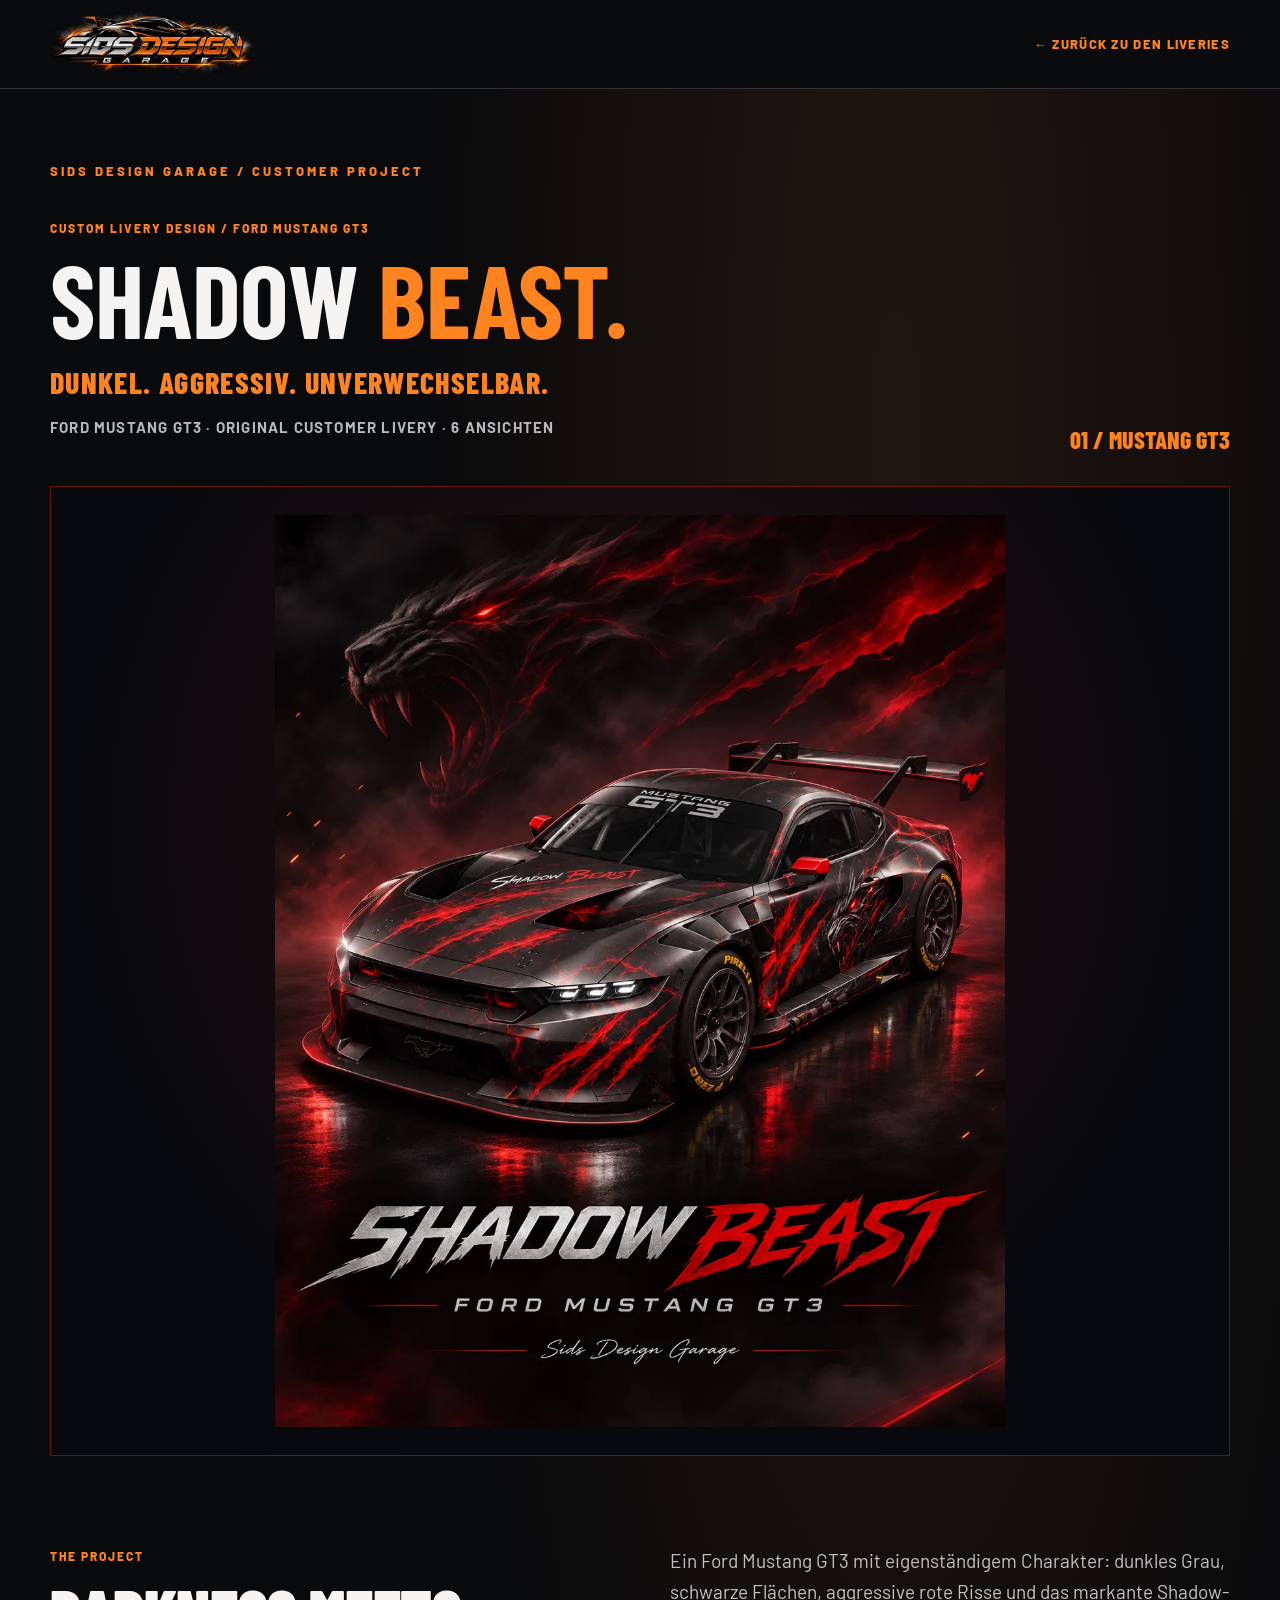
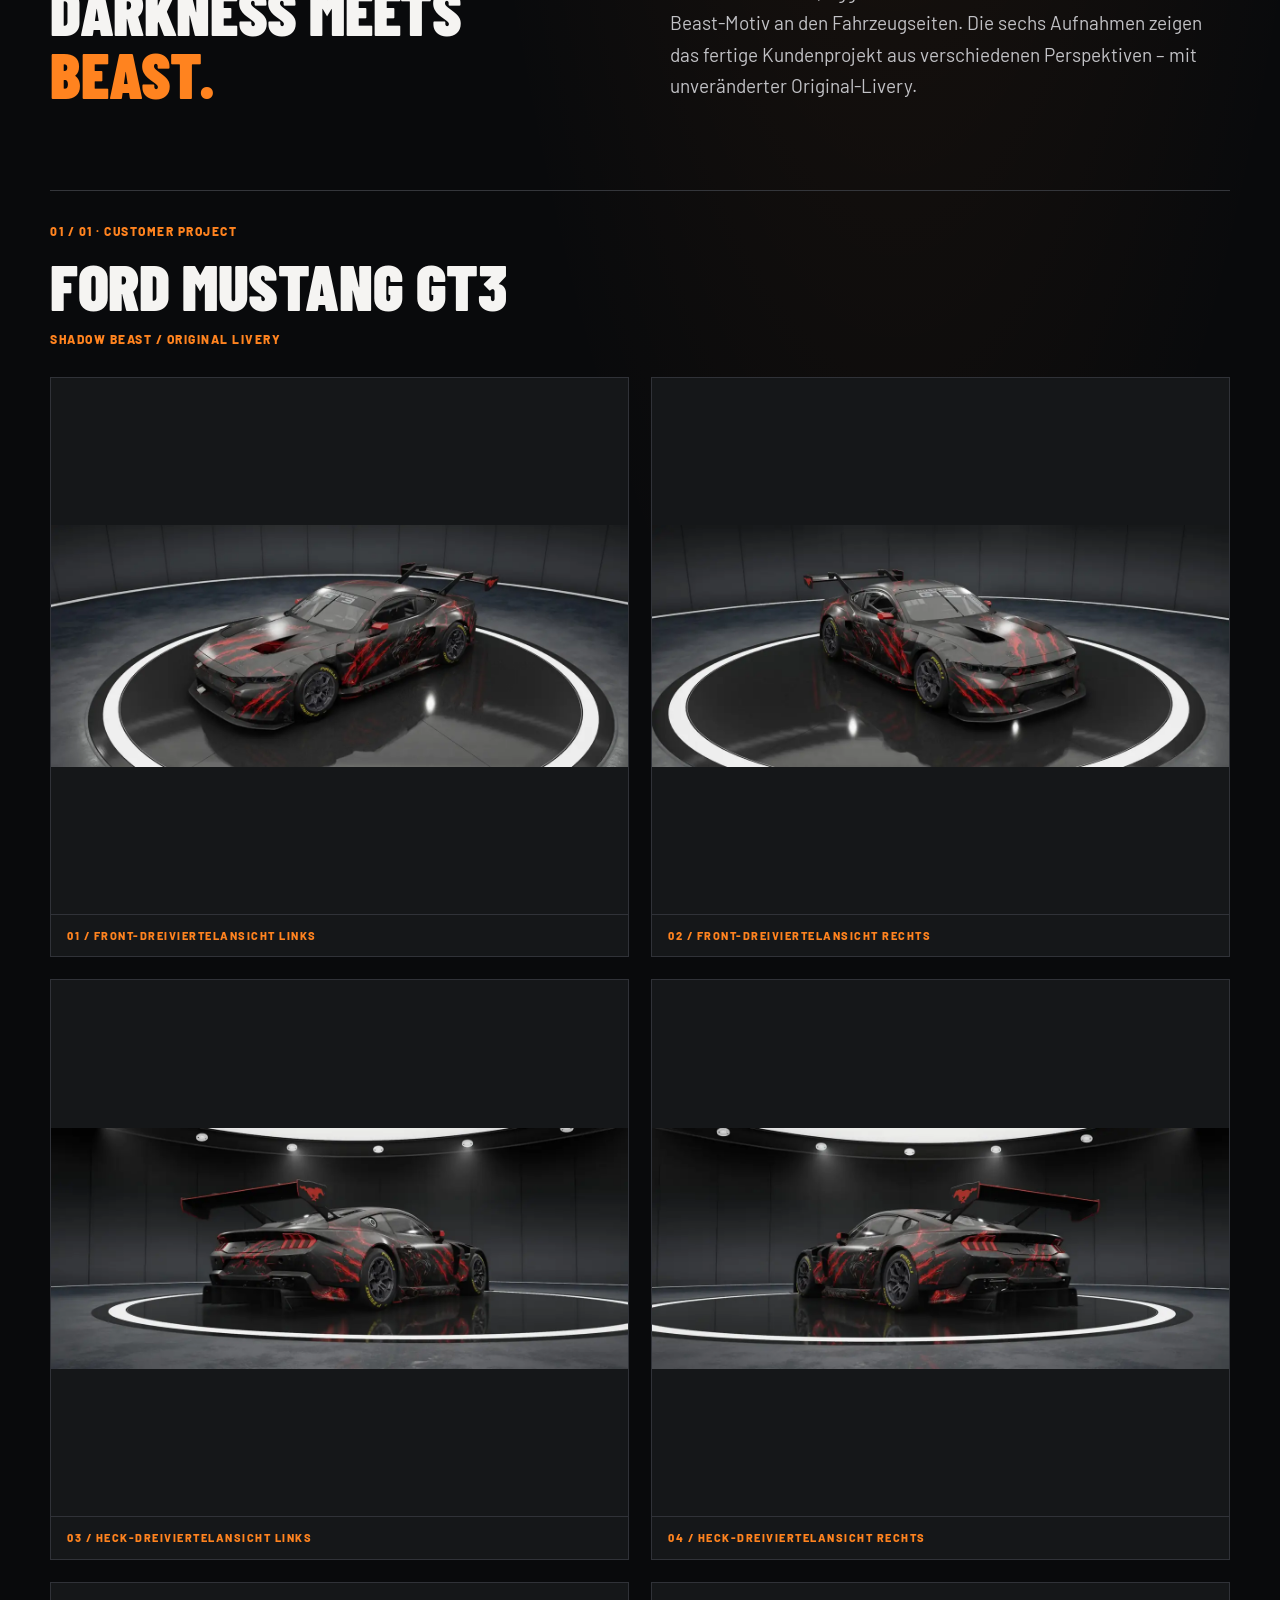
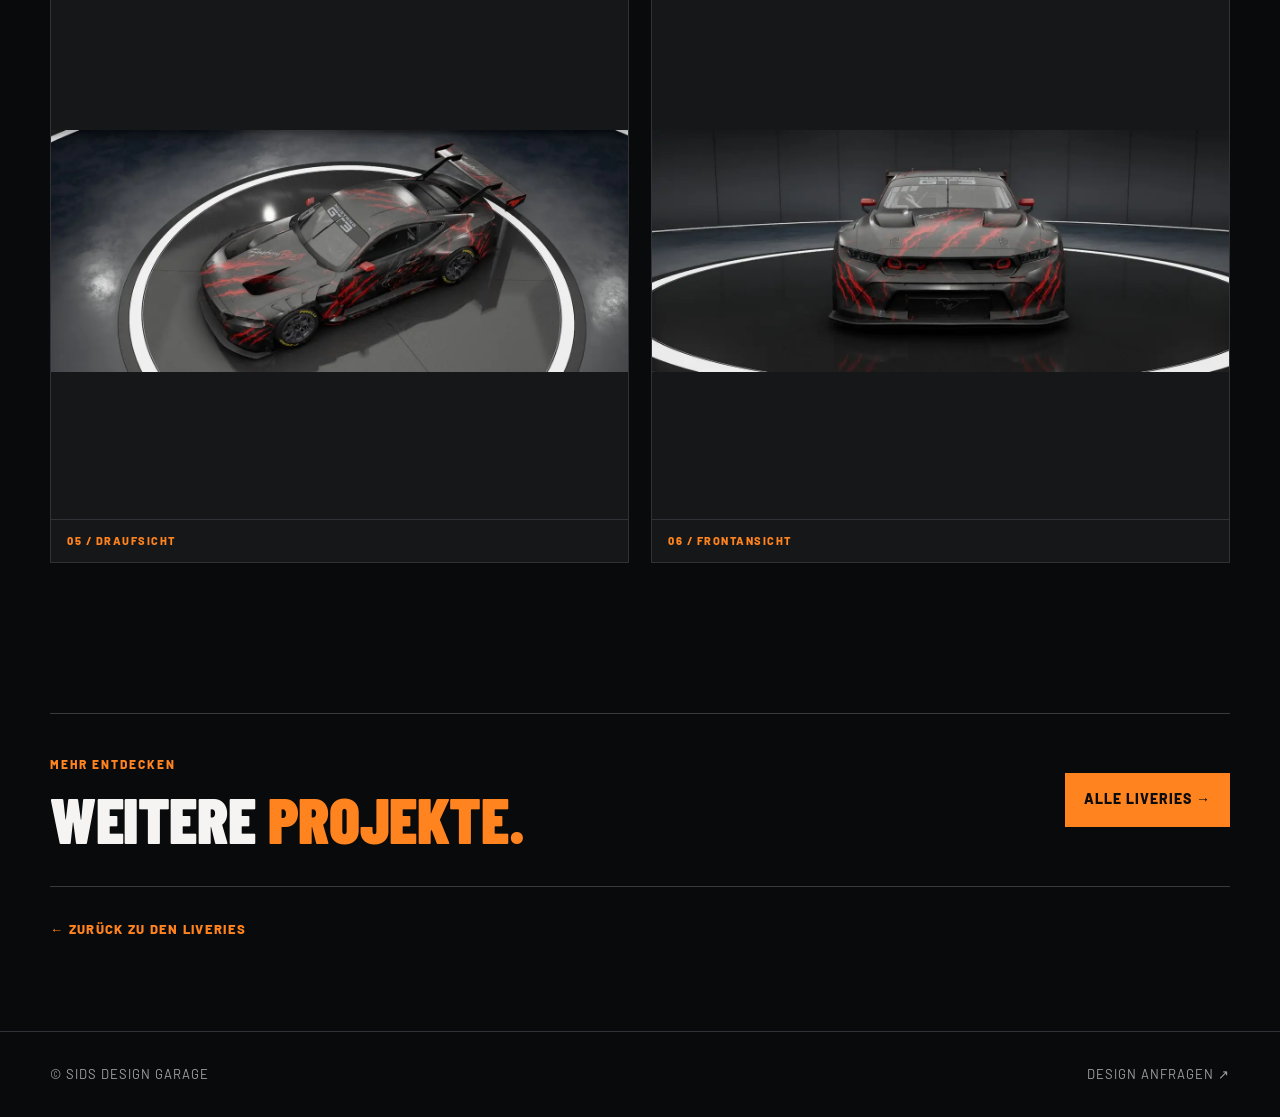
<file: shadow-beast.html>
<!doctype html>
<html lang="de">
<head>
<meta charset="utf-8"><meta name="viewport" content="width=device-width,initial-scale=1"><meta name="theme-color" content="#090a0c">
<meta name="description" content="Shadow Beast – individuelles Kundenprojekt von Sids Design Garage. Sechs Originalansichten des Ford Mustang GT3 mit grauschwarzer Livery, roten Rissen und Beast-Motiv.">
<title>Shadow Beast Ford Mustang GT3 | Kundenprojekt | Sids Design Garage</title>
<link rel="canonical" href="https://www.sidsdesign.de/shadow-beast.html">
<meta property="og:type" content="article"><meta property="og:title" content="Shadow Beast | Ford Mustang GT3 | Sids Design Garage">
<meta property="og:description" content="Ford Mustang GT3 Kunden-Livery: Shadow Beast. Entdecke sechs originale Fahrzeugansichten.">
<meta property="og:image" content="https://www.sidsdesign.de/assets/customers/shadow-beast/shadow-beast-cover.webp">
<link rel="preconnect" href="https://fonts.googleapis.com"><link rel="preconnect" href="https://fonts.gstatic.com" crossorigin>
<link href="https://fonts.googleapis.com/css2?family=Barlow+Condensed:wght@500;600;700;800;900&family=Barlow:wght@400;500;600;700&display=swap" rel="stylesheet">
<link rel="stylesheet" href="styles.css?v=shadow-beast-cover-20261107">
</head>
<body>
<a class="skip" href="#main">Zum Inhalt springen</a>
<header class="detail-header"><div class="container detail-nav"><a href="index.html#liveries" aria-label="Zurück zu Sids Design Garage"><img src="assets/sids-design-garage-navigation.webp" alt="Sids Design Garage"></a><a class="detail-back" href="index.html#liveries">← ZURÜCK ZU DEN LIVERIES</a></div></header>
<main id="main" class="detail-main"><div class="container">
<p class="section-kicker">SIDS DESIGN GARAGE / CUSTOMER PROJECT</p>
<div class="detail-title-row"><div><p class="detail-overline">CUSTOM LIVERY DESIGN / FORD MUSTANG GT3</p><h1>SHADOW <em>BEAST.</em></h1><p class="shadow-beast-tagline">DUNKEL. AGGRESSIV. UNVERWECHSELBAR.</p><p class="detail-subtitle">FORD MUSTANG GT3 · ORIGINAL CUSTOMER LIVERY · 6 ANSICHTEN</p></div><span class="detail-counter">01 / MUSTANG GT3</span></div>
<div class="detail-cover shadow-beast-cover"><img src="assets/customers/shadow-beast/shadow-beast-cover.webp" alt="Shadow Beast Ford Mustang GT3 – cineastisches Projektcover mit Mustang, rotem Beast und Shadow-Beast-Schriftzug" fetchpriority="high" width="1122" height="1402"></div>
<div class="detail-intro"><div><span>THE PROJECT</span><h2>DARKNESS MEETS <em>BEAST.</em></h2></div><p>Ein Ford Mustang GT3 mit eigenständigem Charakter: dunkles Grau, schwarze Flächen, aggressive rote Risse und das markante Shadow-Beast-Motiv an den Fahrzeugseiten. Die sechs Aufnahmen zeigen das fertige Kundenprojekt aus verschiedenen Perspektiven – mit unveränderter Original-Livery.</p></div>
<section class="customer-vehicle" id="mustang"><div class="customer-vehicle-head"><span>01 / 01 · CUSTOMER PROJECT</span><h2>FORD MUSTANG GT3</h2><p>SHADOW BEAST / ORIGINAL LIVERY</p></div><div class="detail-gallery">
<figure class="detail-shot"><a href="assets/customers/shadow-beast/shadow-beast-01.webp" target="_blank" rel="noopener noreferrer" aria-label="Shadow Beast Ford Mustang GT3 – Front-Dreiviertelansicht links in voller Größe öffnen"><img src="assets/customers/shadow-beast/shadow-beast-01.webp" alt="Shadow Beast Ford Mustang GT3 mit grauschwarzer Livery, roten Rissen und Beast-Motiv – Front-Dreiviertelansicht links" loading="lazy" width="1280" height="536"></a><figcaption>01 / FRONT-DREIVIERTELANSICHT LINKS</figcaption></figure>
<figure class="detail-shot"><a href="assets/customers/shadow-beast/shadow-beast-02.webp" target="_blank" rel="noopener noreferrer" aria-label="Shadow Beast Ford Mustang GT3 – Front-Dreiviertelansicht rechts in voller Größe öffnen"><img src="assets/customers/shadow-beast/shadow-beast-02.webp" alt="Shadow Beast Ford Mustang GT3 mit grauschwarzer Livery, roten Rissen und Beast-Motiv – Front-Dreiviertelansicht rechts" loading="lazy" width="1280" height="536"></a><figcaption>02 / FRONT-DREIVIERTELANSICHT RECHTS</figcaption></figure>
<figure class="detail-shot"><a href="assets/customers/shadow-beast/shadow-beast-03.webp" target="_blank" rel="noopener noreferrer" aria-label="Shadow Beast Ford Mustang GT3 – Heck-Dreiviertelansicht links in voller Größe öffnen"><img src="assets/customers/shadow-beast/shadow-beast-03.webp" alt="Shadow Beast Ford Mustang GT3 mit grauschwarzer Livery, roten Rissen und Beast-Motiv – Heck-Dreiviertelansicht links" loading="lazy" width="1280" height="536"></a><figcaption>03 / HECK-DREIVIERTELANSICHT LINKS</figcaption></figure>
<figure class="detail-shot"><a href="assets/customers/shadow-beast/shadow-beast-04.webp" target="_blank" rel="noopener noreferrer" aria-label="Shadow Beast Ford Mustang GT3 – Heck-Dreiviertelansicht rechts in voller Größe öffnen"><img src="assets/customers/shadow-beast/shadow-beast-04.webp" alt="Shadow Beast Ford Mustang GT3 mit grauschwarzer Livery, roten Rissen und Beast-Motiv – Heck-Dreiviertelansicht rechts" loading="lazy" width="1280" height="536"></a><figcaption>04 / HECK-DREIVIERTELANSICHT RECHTS</figcaption></figure>
<figure class="detail-shot"><a href="assets/customers/shadow-beast/shadow-beast-05.webp" target="_blank" rel="noopener noreferrer" aria-label="Shadow Beast Ford Mustang GT3 – Draufsicht in voller Größe öffnen"><img src="assets/customers/shadow-beast/shadow-beast-05.webp" alt="Shadow Beast Ford Mustang GT3 mit grauschwarzer Livery, roten Rissen und Beast-Motiv – Draufsicht" loading="lazy" width="1280" height="536"></a><figcaption>05 / DRAUFSICHT</figcaption></figure>
<figure class="detail-shot"><a href="assets/customers/shadow-beast/shadow-beast-06.webp" target="_blank" rel="noopener noreferrer" aria-label="Shadow Beast Ford Mustang GT3 – Frontansicht in voller Größe öffnen"><img src="assets/customers/shadow-beast/shadow-beast-06.webp" alt="Shadow Beast Ford Mustang GT3 mit grauschwarzer Livery, roten Rissen und Beast-Motiv – Frontansicht" loading="lazy" width="1280" height="536"></a><figcaption>06 / FRONTANSICHT</figcaption></figure>
</div></section>
<div class="detail-next"><div><span>MEHR ENTDECKEN</span><h2>WEITERE <em>PROJEKTE.</em></h2></div><a class="btn btn-primary" href="index.html#liveries">ALLE LIVERIES →</a></div>
<a class="detail-back detail-bottom-link" href="index.html#liveries">← ZURÜCK ZU DEN LIVERIES</a>
</div></main>
<footer><div class="container detail-footer"><span>© SIDS DESIGN GARAGE</span><a href="index.html#kontakt">DESIGN ANFRAGEN ↗</a></div></footer>
</body></html>
</file>
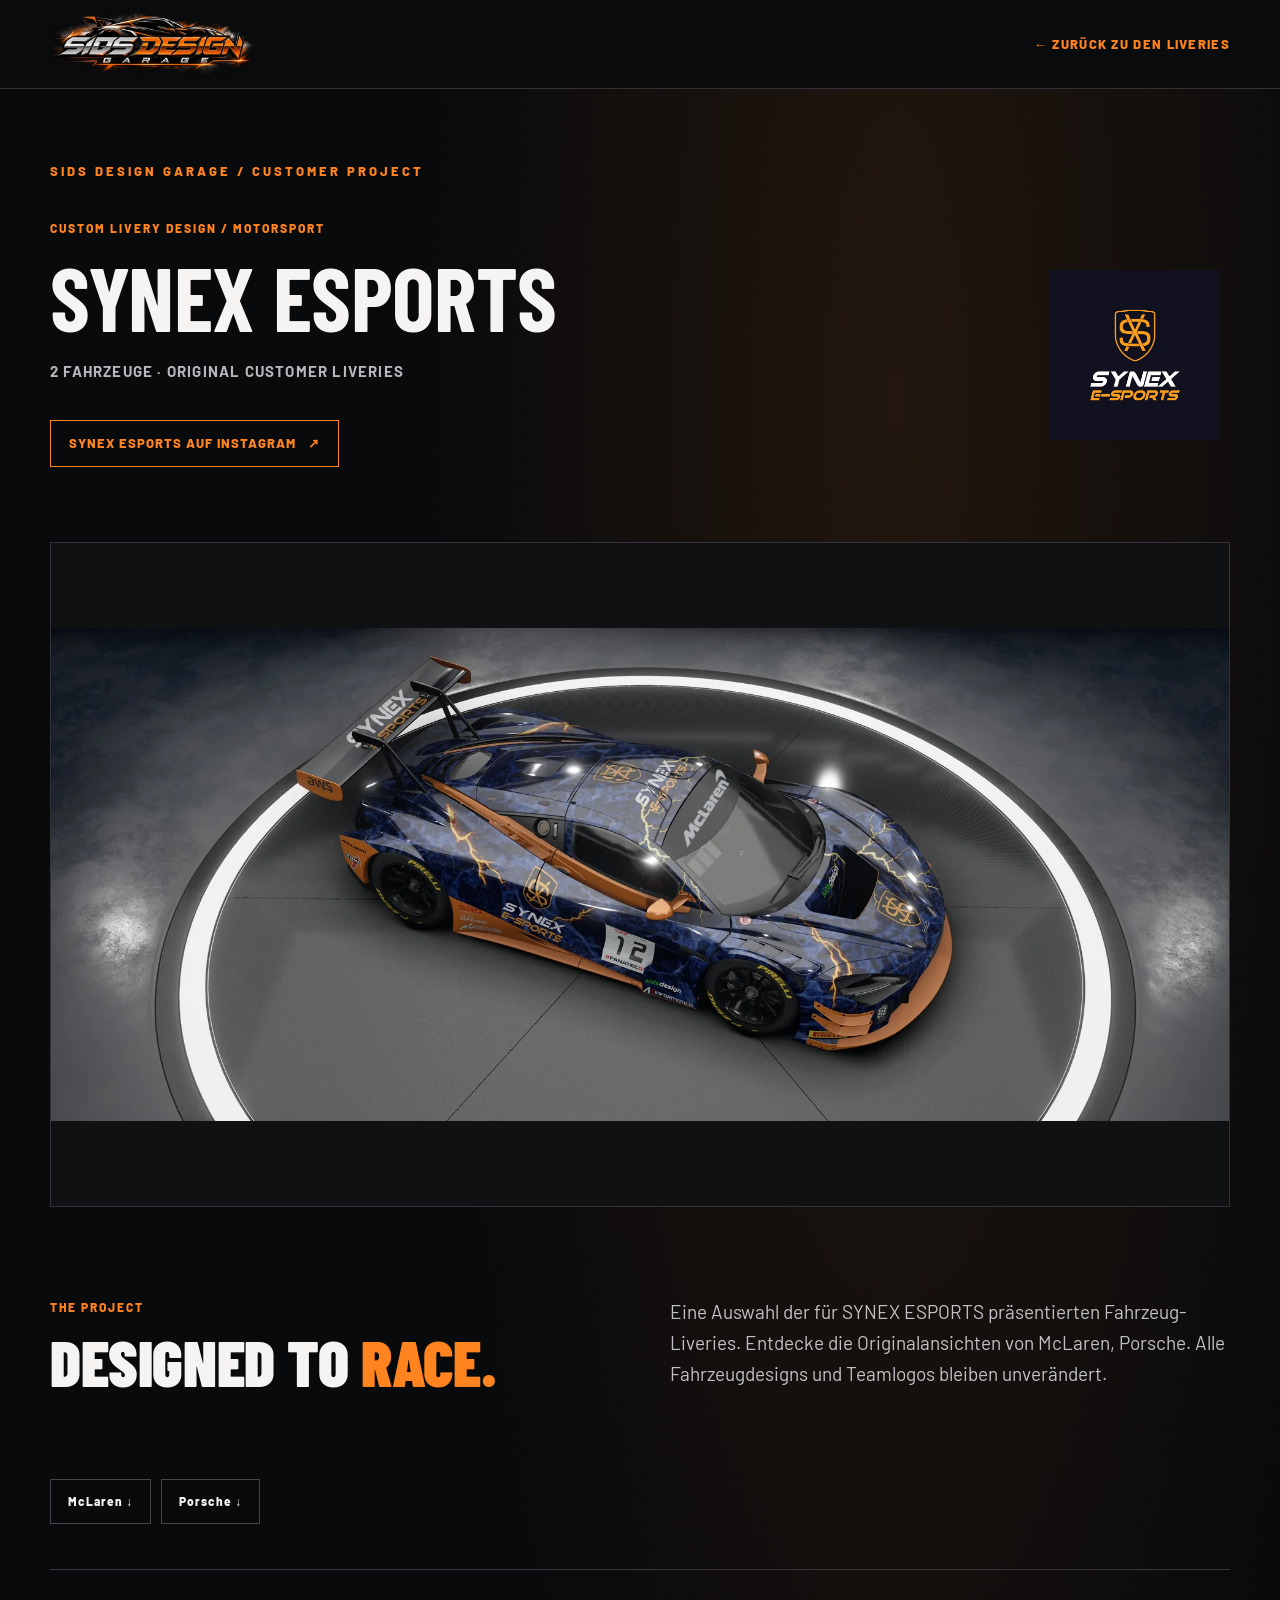
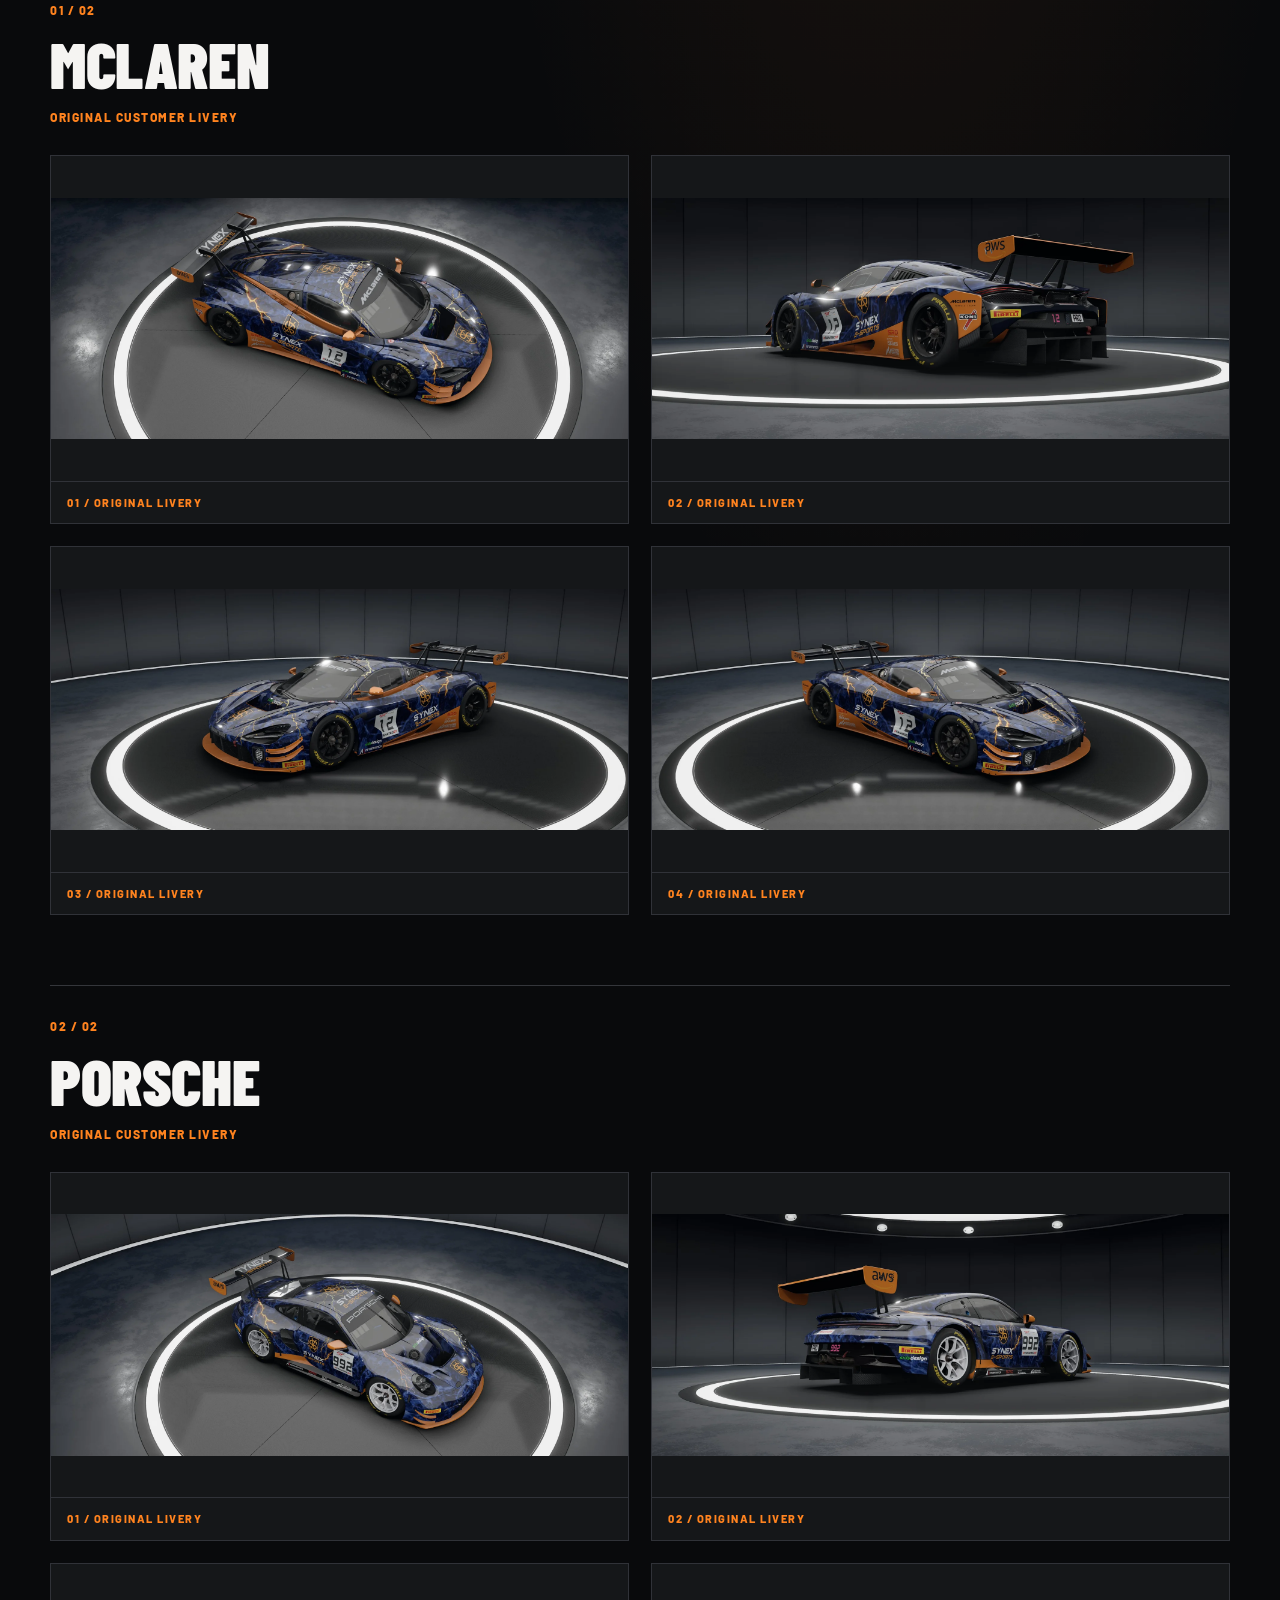
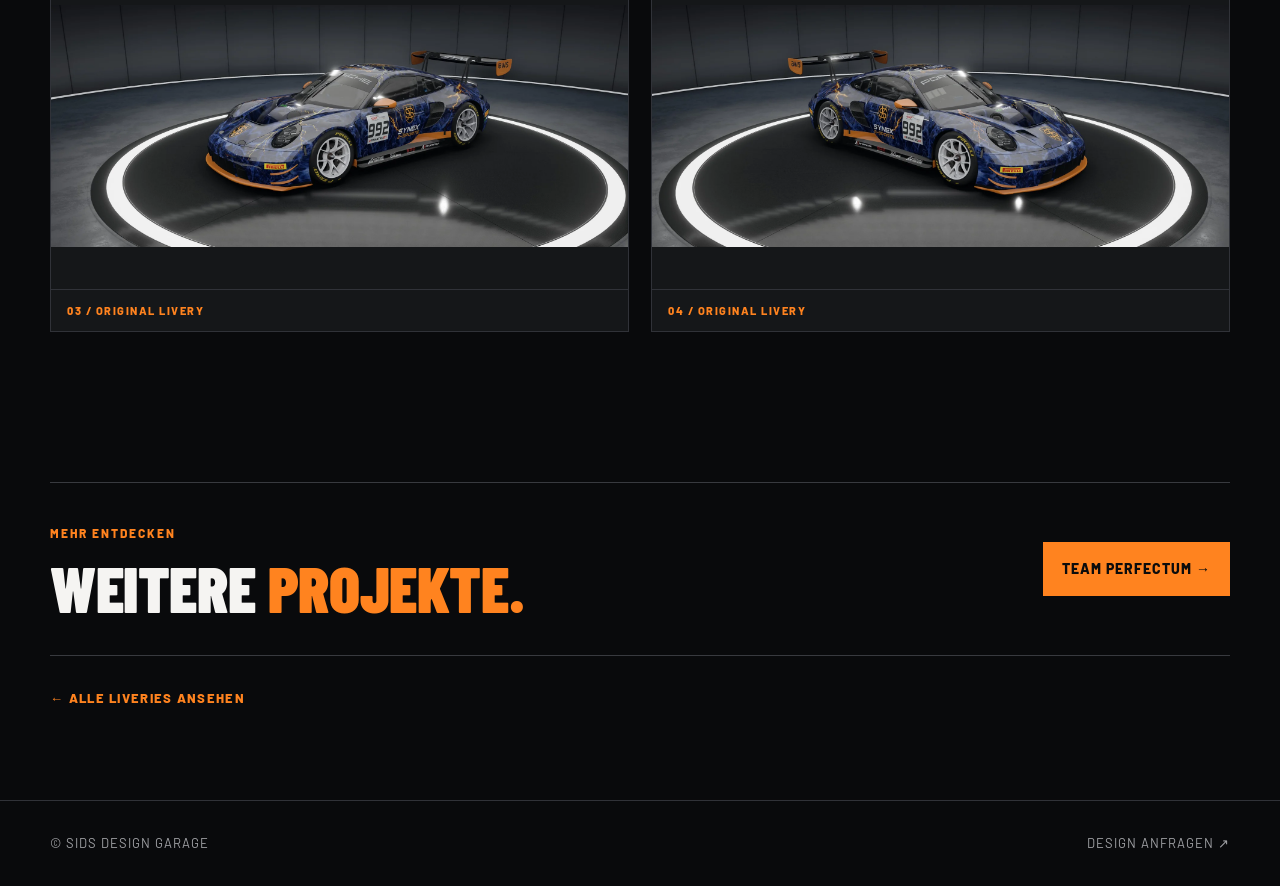
<file: synex-esports.html>
<!doctype html><html lang="de"><head><meta charset="utf-8"><meta name="viewport" content="width=device-width,initial-scale=1"><meta name="theme-color" content="#090a0c"><meta name="description" content="SYNEX ESPORTS: 2 Fahrzeuge mit originalen Kunden-Liveries im Portfolio von Sids Design Garage."><title>SYNEX ESPORTS | Kundenprojekt | Sids Design Garage</title><link rel="canonical" href="https://www.sidsdesign.de/synex-esports.html"><meta property="og:title" content="SYNEX ESPORTS | Sids Design Garage"><meta property="og:description" content="Originale GT3-Liveries und Fahrzeuggalerien für SYNEX ESPORTS."><meta property="og:image" content="https://www.sidsdesign.de/assets/customers/synex%20esports/mclaren/mclaren-01.webp"><link href="https://fonts.googleapis.com" rel="preconnect"><link crossorigin href="https://fonts.gstatic.com" rel="preconnect"><link href="https://fonts.googleapis.com/css2?family=Barlow+Condensed:wght@500;600;700;800;900&family=Barlow:wght@400;500;600;700&display=swap" rel="stylesheet"><link rel="stylesheet" href="styles.css?v=customer-projects-20261025"></head><body><a class="skip" href="#main">Zum Inhalt springen</a><header class="detail-header"><div class="container detail-nav"><a href="index.html#liveries"><img src="assets/sids-design-garage-navigation.webp" alt="Sids Design Garage"></a><a class="detail-back" href="index.html#liveries">← ZURÜCK ZU DEN LIVERIES</a></div></header><main id="main" class="detail-main"><div class="container"><p class="section-kicker">SIDS DESIGN GARAGE / CUSTOMER PROJECT</p><div class="customer-hero"><div><p class="detail-overline">CUSTOM LIVERY DESIGN / MOTORSPORT</p><h1>SYNEX ESPORTS</h1><p class="detail-subtitle">2 FAHRZEUGE · ORIGINAL CUSTOMER LIVERIES</p><p><a class="signature-detail-link" href="https://www.instagram.com/synex_e_sports/" target="_blank" rel="noopener noreferrer">SYNEX ESPORTS AUF INSTAGRAM <span aria-hidden="true">↗</span></a></p></div><img class="customer-hero-logo" src="assets/customers/team-logo.jpg" alt="Originales Logo von SYNEX ESPORTS"></div><div class="detail-cover"><img src="assets/customers/synex%20esports/mclaren/mclaren-01.webp" alt="SYNEX ESPORTS – McLaren Original-Livery" fetchpriority="high"></div><div class="detail-intro"><div><span>THE PROJECT</span><h2>DESIGNED TO <em>RACE.</em></h2></div><p>Eine Auswahl der für SYNEX ESPORTS präsentierten Fahrzeug-Liveries. Entdecke die Originalansichten von McLaren, Porsche. Alle Fahrzeugdesigns und Teamlogos bleiben unverändert.</p></div><nav class="customer-vehicle-nav" aria-label="Fahrzeuge"><a href="#vehicle-1">McLaren ↓</a><a href="#vehicle-2">Porsche ↓</a></nav><section class="customer-vehicle" id="vehicle-1"><div class="customer-vehicle-head"><span>01 / 02</span><h2>MCLAREN</h2><p>ORIGINAL CUSTOMER LIVERY</p></div><div class="detail-gallery"><figure class="detail-shot"><img src="assets/customers/synex%20esports/mclaren/mclaren-01.webp" alt="SYNEX ESPORTS – McLaren, Original-Livery Ansicht 1" loading="lazy"><figcaption>01 / ORIGINAL LIVERY</figcaption></figure><figure class="detail-shot"><img src="assets/customers/synex%20esports/mclaren/mclaren-02.webp" alt="SYNEX ESPORTS – McLaren, Original-Livery Ansicht 2" loading="lazy"><figcaption>02 / ORIGINAL LIVERY</figcaption></figure><figure class="detail-shot"><img src="assets/customers/synex%20esports/mclaren/mclaren-03.webp" alt="SYNEX ESPORTS – McLaren, Original-Livery Ansicht 3" loading="lazy"><figcaption>03 / ORIGINAL LIVERY</figcaption></figure><figure class="detail-shot"><img src="assets/customers/synex%20esports/mclaren/mclaren-04.webp" alt="SYNEX ESPORTS – McLaren, Original-Livery Ansicht 4" loading="lazy"><figcaption>04 / ORIGINAL LIVERY</figcaption></figure></div></section><section class="customer-vehicle" id="vehicle-2"><div class="customer-vehicle-head"><span>02 / 02</span><h2>PORSCHE</h2><p>ORIGINAL CUSTOMER LIVERY</p></div><div class="detail-gallery"><figure class="detail-shot"><img src="assets/customers/synex%20esports/porsche/porsche-01.webp" alt="SYNEX ESPORTS – Porsche, Original-Livery Ansicht 1" loading="lazy"><figcaption>01 / ORIGINAL LIVERY</figcaption></figure><figure class="detail-shot"><img src="assets/customers/synex%20esports/porsche/porsche-02.webp" alt="SYNEX ESPORTS – Porsche, Original-Livery Ansicht 2" loading="lazy"><figcaption>02 / ORIGINAL LIVERY</figcaption></figure><figure class="detail-shot"><img src="assets/customers/synex%20esports/porsche/porsche-03.webp" alt="SYNEX ESPORTS – Porsche, Original-Livery Ansicht 3" loading="lazy"><figcaption>03 / ORIGINAL LIVERY</figcaption></figure><figure class="detail-shot"><img src="assets/customers/synex%20esports/porsche/porsche-04.webp" alt="SYNEX ESPORTS – Porsche, Original-Livery Ansicht 4" loading="lazy"><figcaption>04 / ORIGINAL LIVERY</figcaption></figure></div></section><div class="detail-next"><div><span>MEHR ENTDECKEN</span><h2>WEITERE <em>PROJEKTE.</em></h2></div><a class="btn btn-primary" href="team-perfectum.html">TEAM PERFECTUM →</a></div><a class="detail-back detail-bottom-link" href="index.html#liveries">← ALLE LIVERIES ANSEHEN</a></div></main><footer><div class="container detail-footer"><span>© SIDS DESIGN GARAGE</span><a href="index.html#kontakt">DESIGN ANFRAGEN ↗</a></div></footer></body></html>
</file>
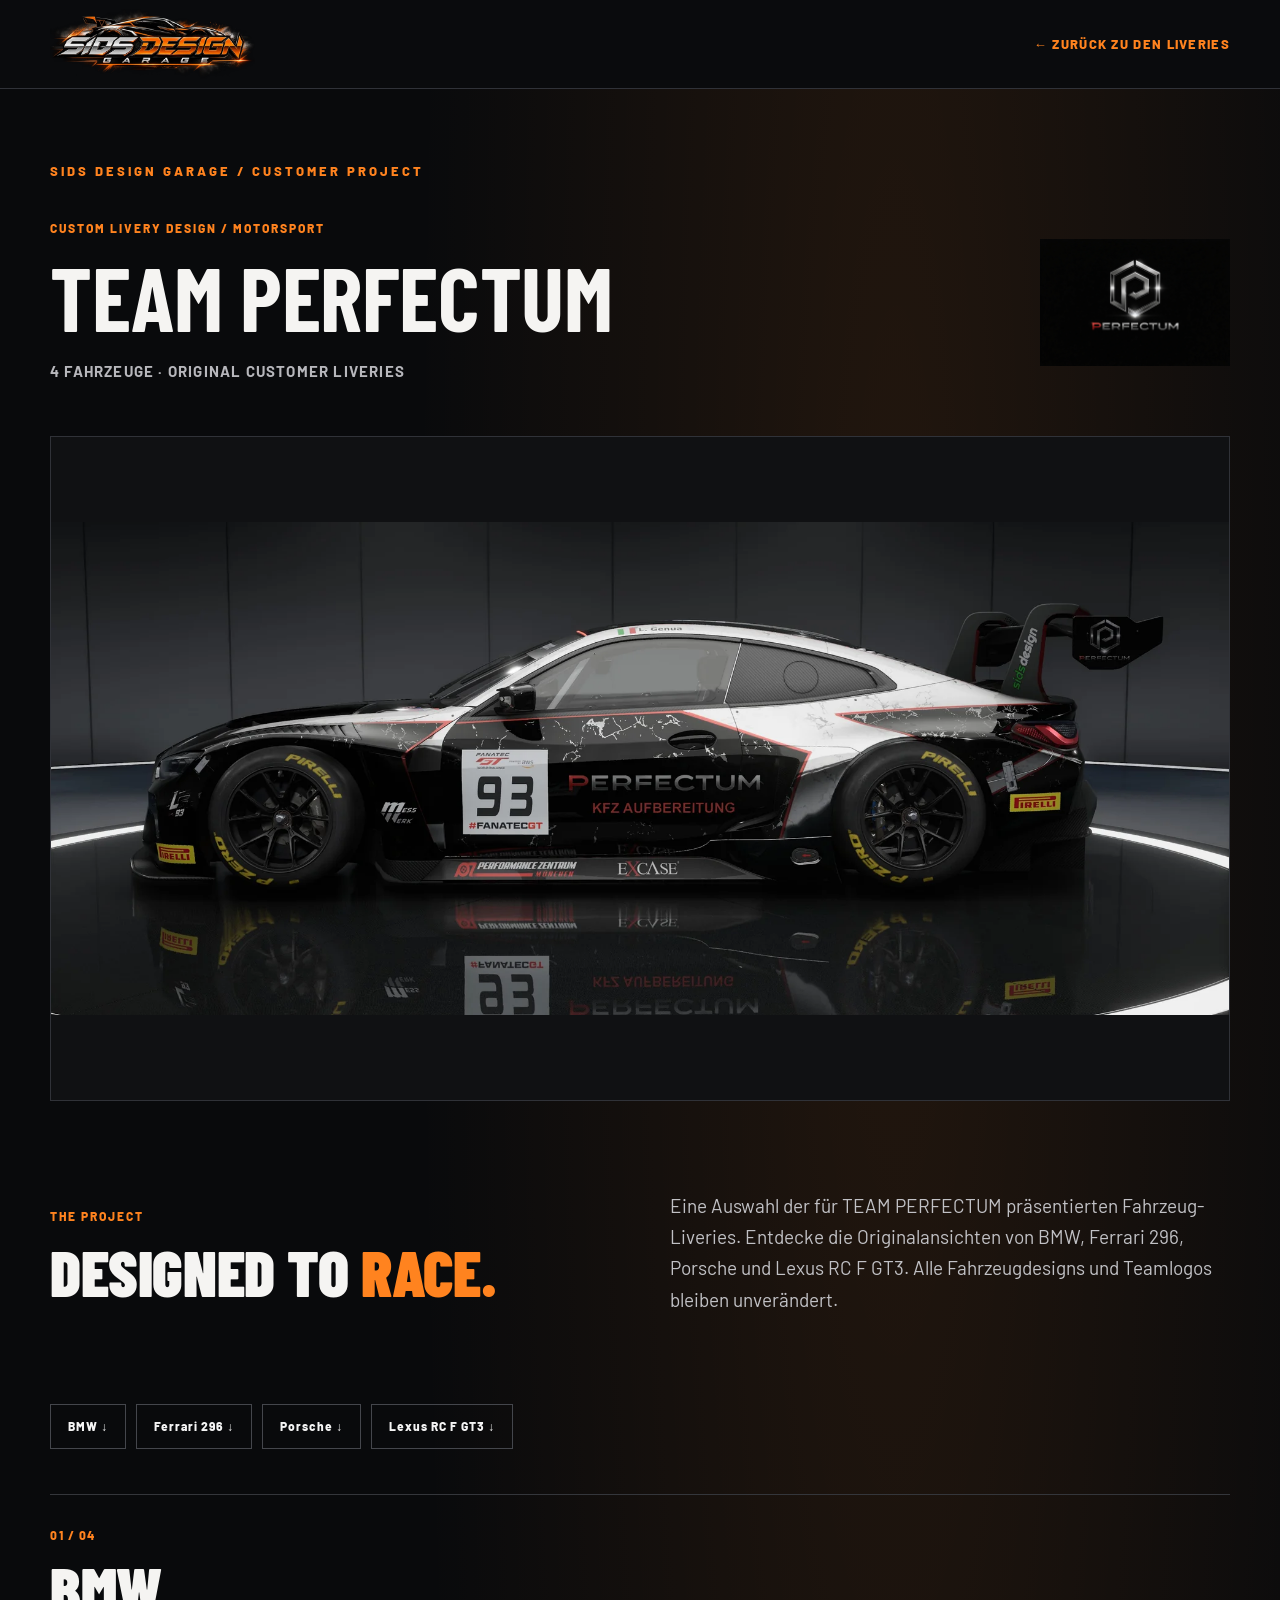
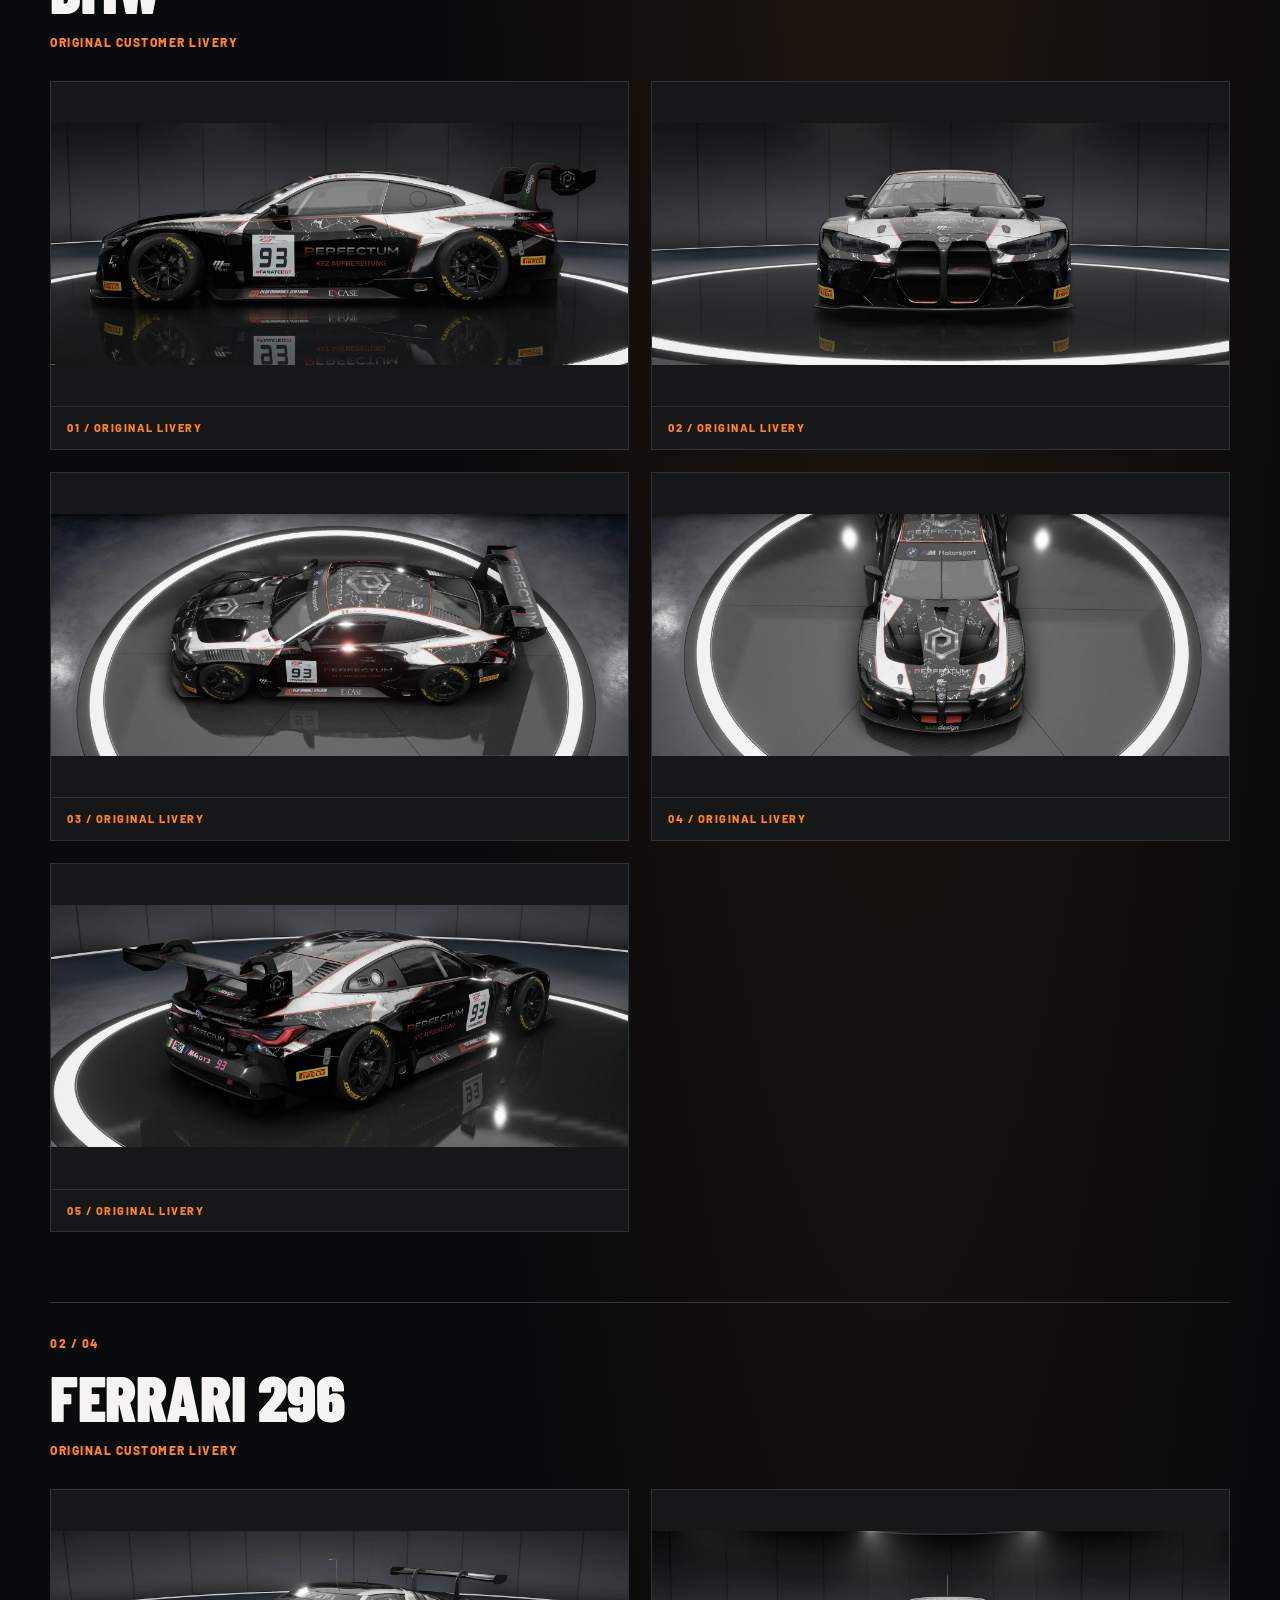
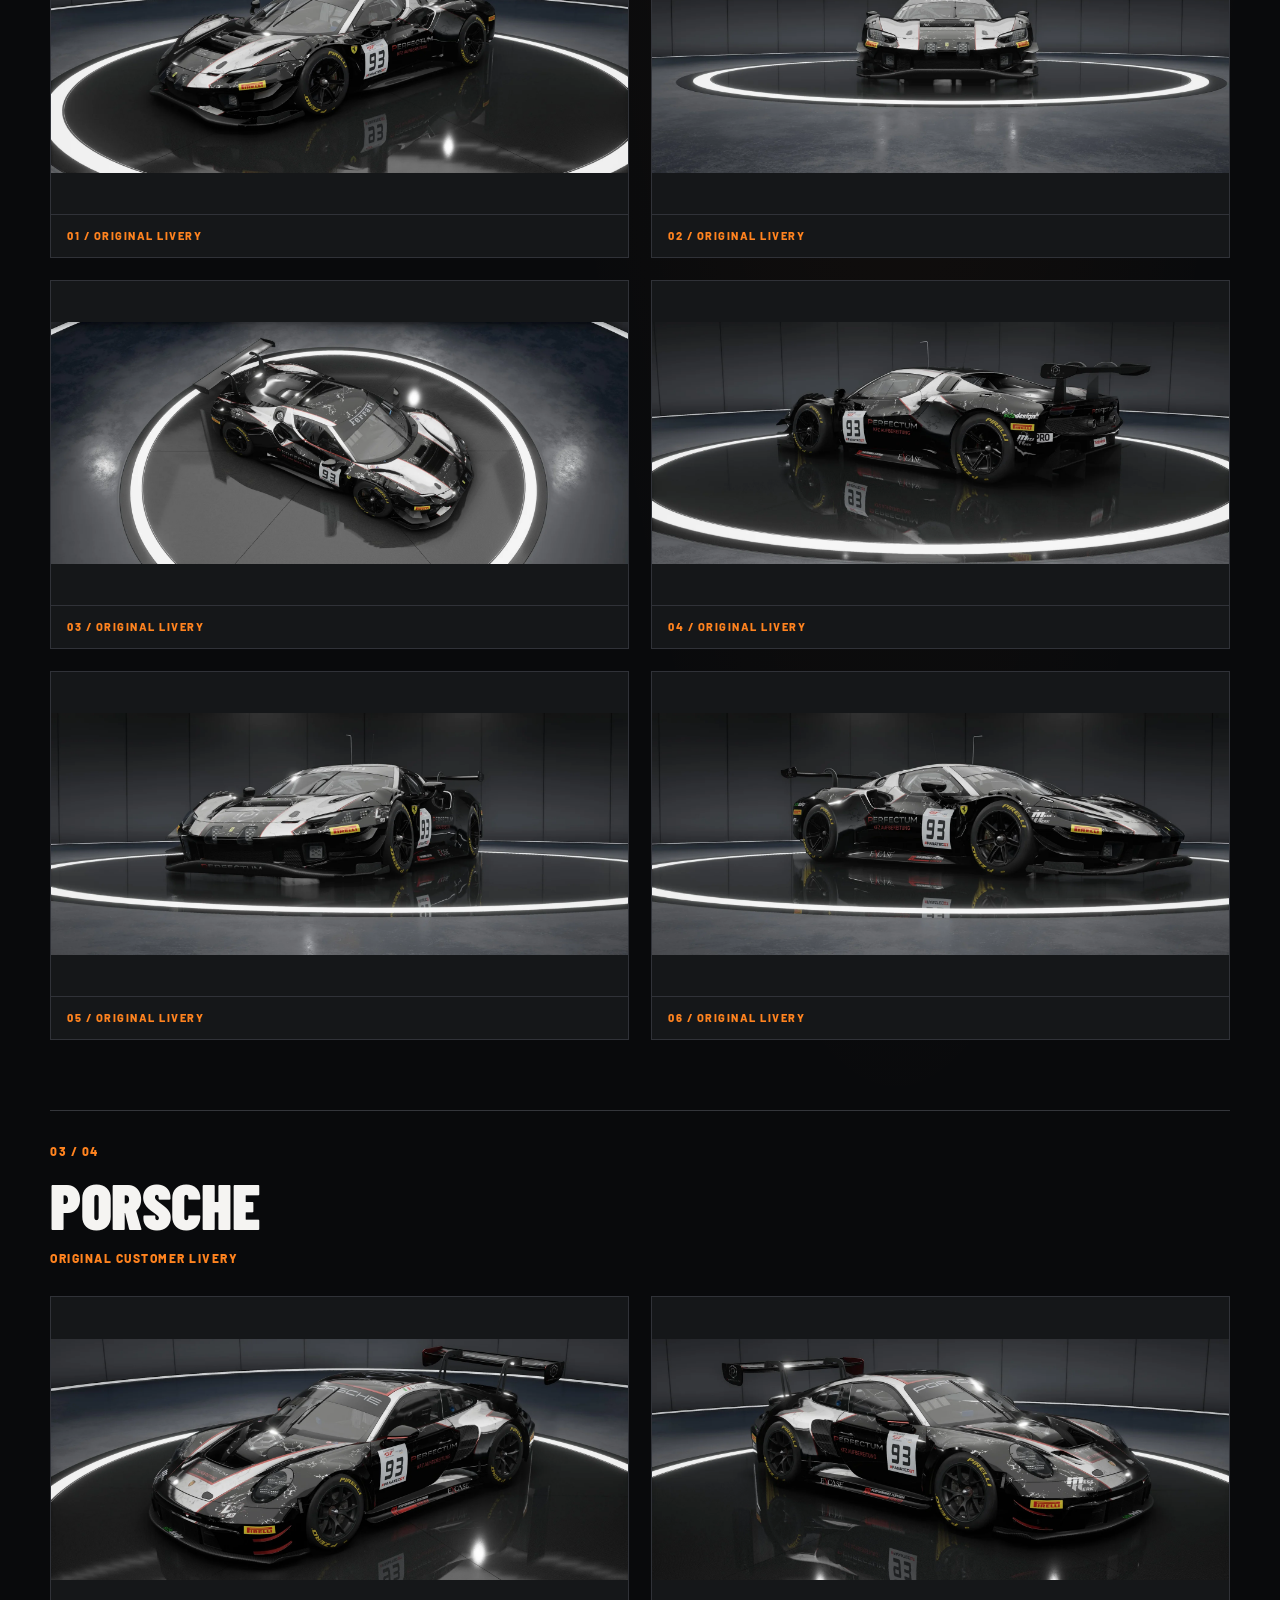
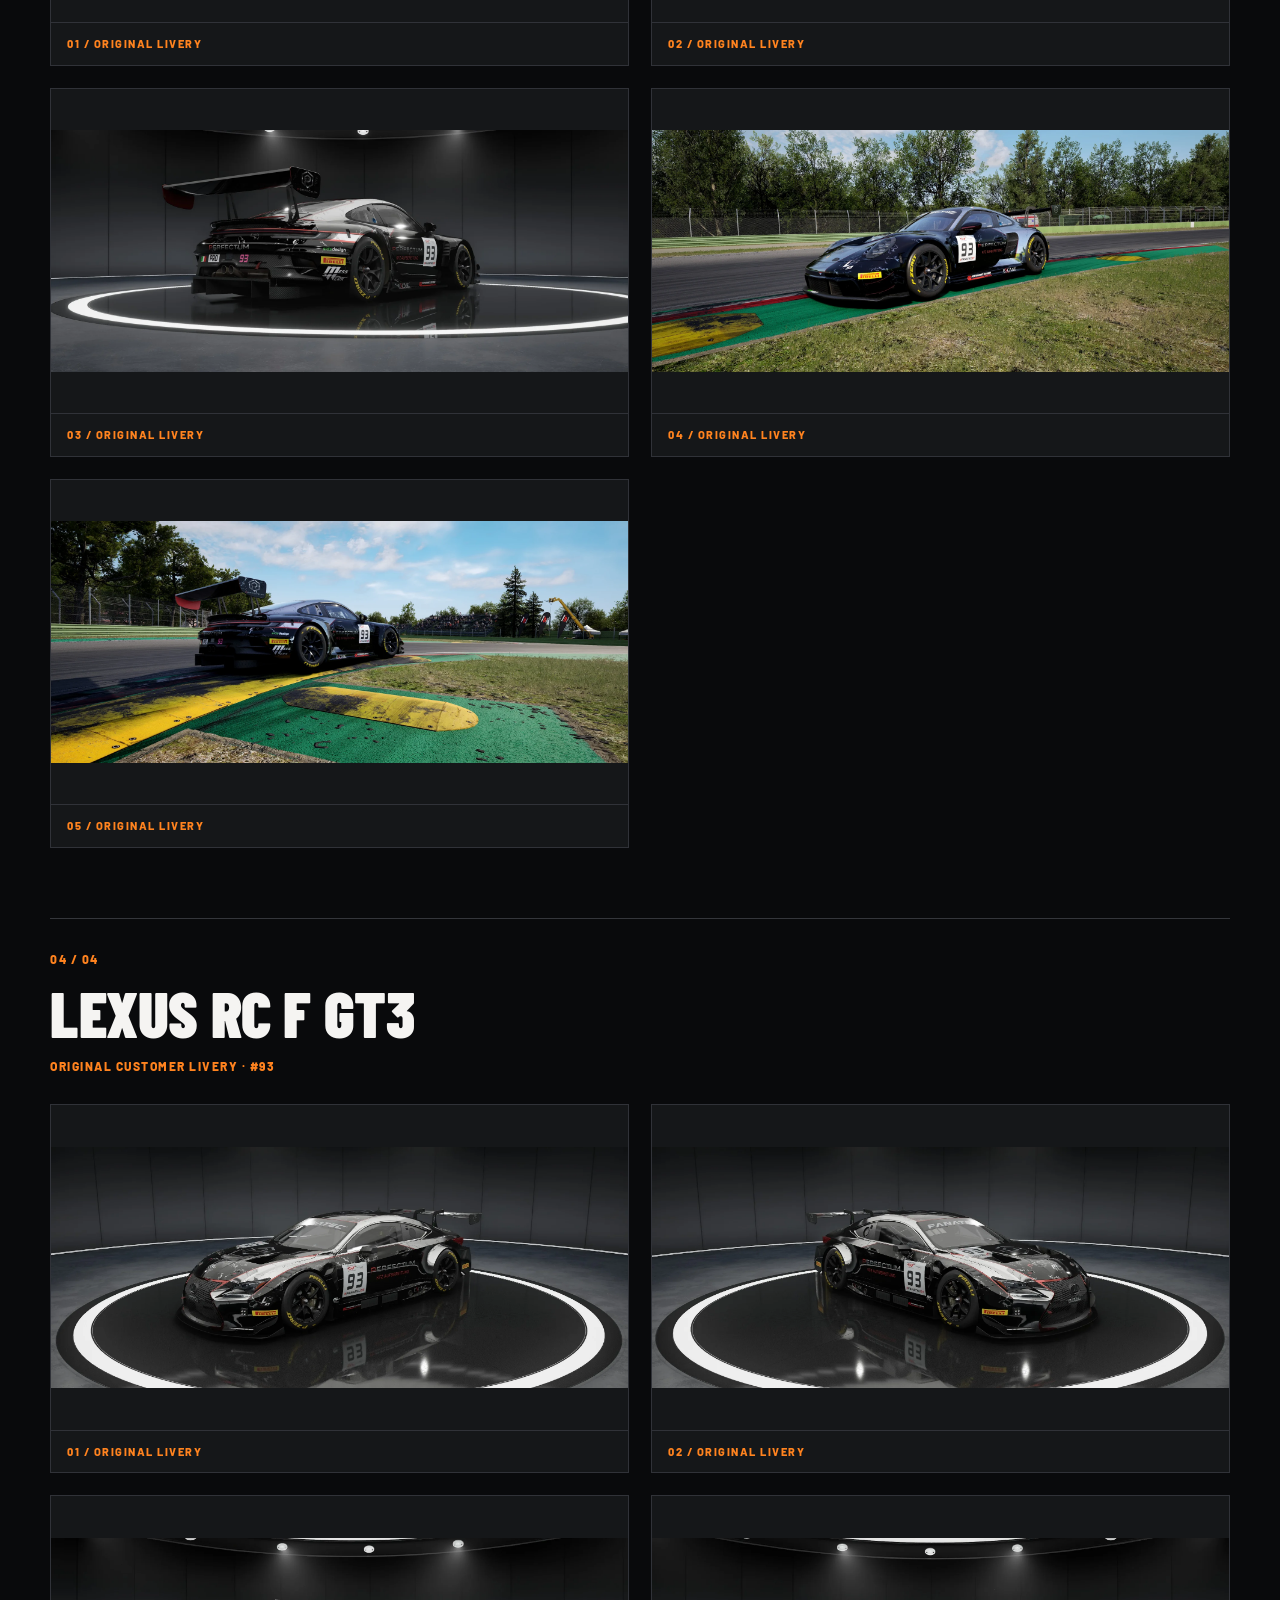
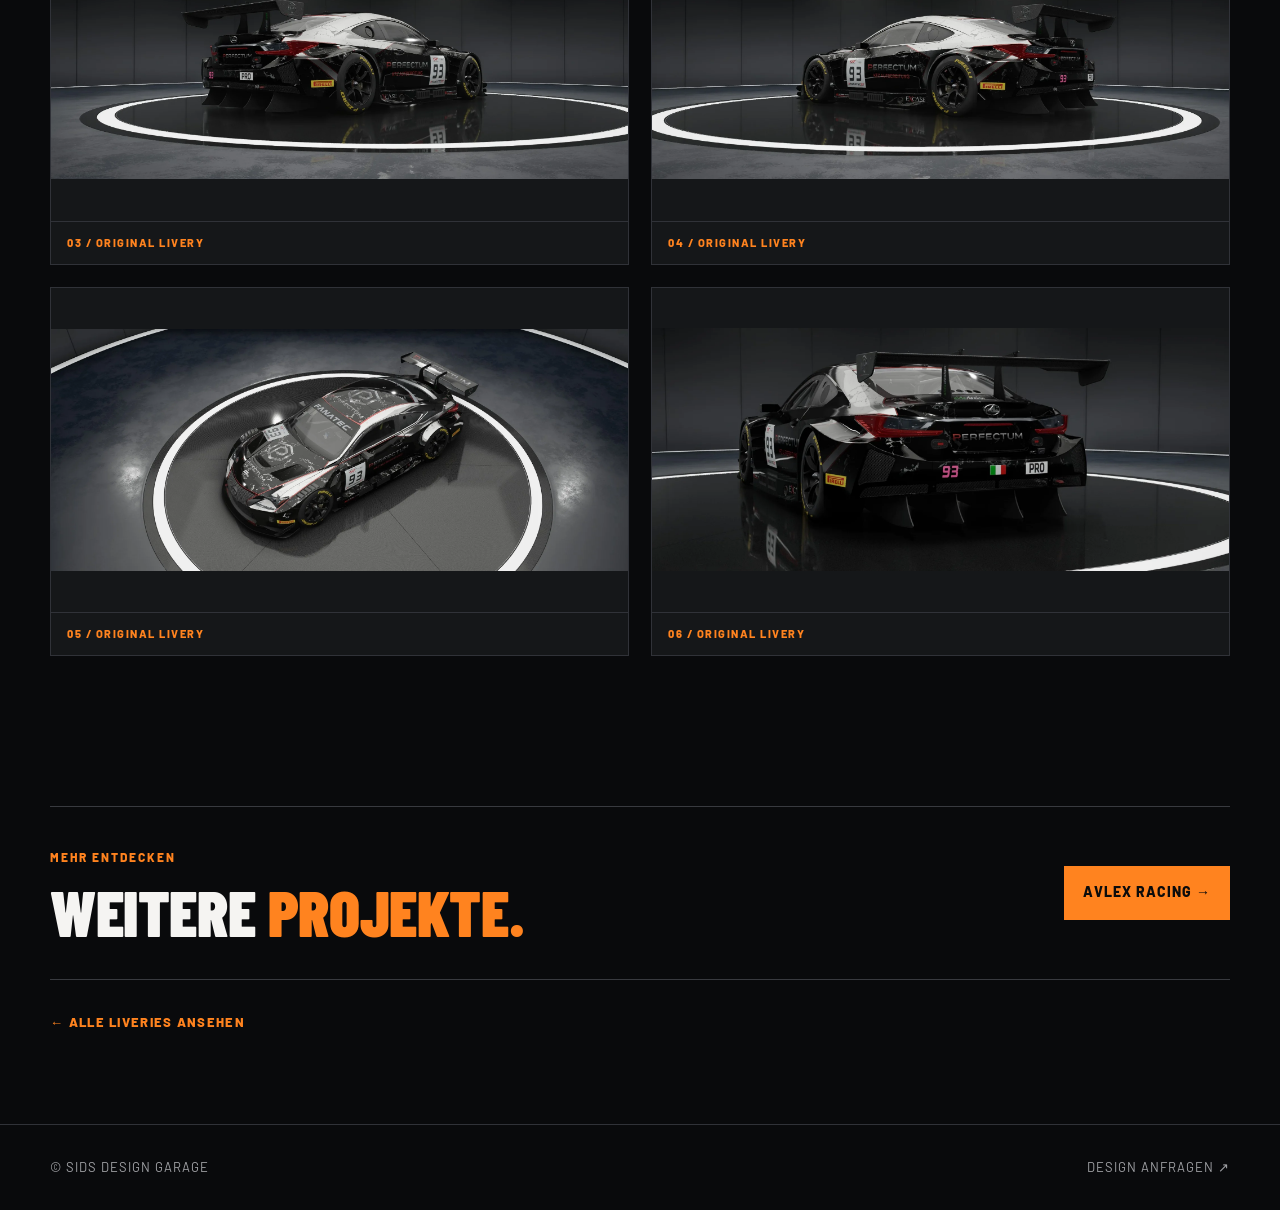
<file: team-perfectum.html>
<!doctype html><html lang="de"><head><meta charset="utf-8"><meta name="viewport" content="width=device-width,initial-scale=1"><meta name="theme-color" content="#090a0c"><meta name="description" content="TEAM PERFECTUM: 3 Fahrzeuge mit originalen Kunden-Liveries im Portfolio von Sids Design Garage."><title>TEAM PERFECTUM | Kundenprojekt | Sids Design Garage</title><link rel="canonical" href="https://www.sidsdesign.de/team-perfectum.html"><meta property="og:title" content="TEAM PERFECTUM | Sids Design Garage"><meta property="og:description" content="Originale GT3-Liveries und Fahrzeuggalerien für TEAM PERFECTUM."><meta property="og:image" content="https://www.sidsdesign.de/assets/customers/team%20Perfectum/bmw/bmw-01.webp"><link href="https://fonts.googleapis.com" rel="preconnect"><link crossorigin href="https://fonts.gstatic.com" rel="preconnect"><link href="https://fonts.googleapis.com/css2?family=Barlow+Condensed:wght@500;600;700;800;900&family=Barlow:wght@400;500;600;700&display=swap" rel="stylesheet"><link rel="stylesheet" href="styles.css?v=customer-projects-20261025"></head><body><a class="skip" href="#main">Zum Inhalt springen</a><header class="detail-header"><div class="container detail-nav"><a href="index.html#liveries"><img src="assets/sids-design-garage-navigation.webp" alt="Sids Design Garage"></a><a class="detail-back" href="index.html#liveries">← ZURÜCK ZU DEN LIVERIES</a></div></header><main id="main" class="detail-main"><div class="container"><p class="section-kicker">SIDS DESIGN GARAGE / CUSTOMER PROJECT</p><div class="customer-hero"><div><p class="detail-overline">CUSTOM LIVERY DESIGN / MOTORSPORT</p><h1>TEAM PERFECTUM</h1><p class="detail-subtitle">4 FAHRZEUGE · ORIGINAL CUSTOMER LIVERIES</p></div><img class="customer-hero-logo" src="assets/customers/team-perfectum-logo.webp" alt="Originales Logo von TEAM PERFECTUM"></div><div class="detail-cover"><img src="assets/customers/team%20Perfectum/bmw/bmw-01.webp" alt="TEAM PERFECTUM – BMW Original-Livery" fetchpriority="high"></div><div class="detail-intro"><div><span>THE PROJECT</span><h2>DESIGNED TO <em>RACE.</em></h2></div><p>Eine Auswahl der für TEAM PERFECTUM präsentierten Fahrzeug-Liveries. Entdecke die Originalansichten von BMW, Ferrari 296, Porsche und Lexus RC F GT3. Alle Fahrzeugdesigns und Teamlogos bleiben unverändert.</p></div><nav class="customer-vehicle-nav" aria-label="Fahrzeuge"><a href="#vehicle-1">BMW ↓</a><a href="#vehicle-2">Ferrari 296 ↓</a><a href="#vehicle-3">Porsche ↓</a><a href="#vehicle-4">Lexus RC F GT3 ↓</a></nav><section class="customer-vehicle" id="vehicle-1"><div class="customer-vehicle-head"><span>01 / 04</span><h2>BMW</h2><p>ORIGINAL CUSTOMER LIVERY</p></div><div class="detail-gallery"><figure class="detail-shot"><img src="assets/customers/team%20Perfectum/bmw/bmw-01.webp" alt="TEAM PERFECTUM – BMW, Original-Livery Ansicht 1" loading="lazy"><figcaption>01 / ORIGINAL LIVERY</figcaption></figure><figure class="detail-shot"><img src="assets/customers/team%20Perfectum/bmw/bmw-02.webp" alt="TEAM PERFECTUM – BMW, Original-Livery Ansicht 2" loading="lazy"><figcaption>02 / ORIGINAL LIVERY</figcaption></figure><figure class="detail-shot"><img src="assets/customers/team%20Perfectum/bmw/bmw-03.webp" alt="TEAM PERFECTUM – BMW, Original-Livery Ansicht 3" loading="lazy"><figcaption>03 / ORIGINAL LIVERY</figcaption></figure><figure class="detail-shot"><img src="assets/customers/team%20Perfectum/bmw/bmw-04.webp" alt="TEAM PERFECTUM – BMW, Original-Livery Ansicht 4" loading="lazy"><figcaption>04 / ORIGINAL LIVERY</figcaption></figure><figure class="detail-shot"><img src="assets/customers/team%20Perfectum/bmw/bmw-05.webp" alt="TEAM PERFECTUM – BMW, Original-Livery Ansicht 5" loading="lazy"><figcaption>05 / ORIGINAL LIVERY</figcaption></figure></div></section><section class="customer-vehicle" id="vehicle-2"><div class="customer-vehicle-head"><span>02 / 04</span><h2>FERRARI 296</h2><p>ORIGINAL CUSTOMER LIVERY</p></div><div class="detail-gallery"><figure class="detail-shot"><img src="assets/customers/team%20Perfectum/ferrari%20296/ferrari-01.webp" alt="TEAM PERFECTUM – Ferrari 296, Original-Livery Ansicht 1" loading="lazy"><figcaption>01 / ORIGINAL LIVERY</figcaption></figure><figure class="detail-shot"><img src="assets/customers/team%20Perfectum/ferrari%20296/ferrari-02.webp" alt="TEAM PERFECTUM – Ferrari 296, Original-Livery Ansicht 2" loading="lazy"><figcaption>02 / ORIGINAL LIVERY</figcaption></figure><figure class="detail-shot"><img src="assets/customers/team%20Perfectum/ferrari%20296/ferrari-03.webp" alt="TEAM PERFECTUM – Ferrari 296, Original-Livery Ansicht 3" loading="lazy"><figcaption>03 / ORIGINAL LIVERY</figcaption></figure><figure class="detail-shot"><img src="assets/customers/team%20Perfectum/ferrari%20296/ferrari-04.webp" alt="TEAM PERFECTUM – Ferrari 296, Original-Livery Ansicht 4" loading="lazy"><figcaption>04 / ORIGINAL LIVERY</figcaption></figure><figure class="detail-shot"><img src="assets/customers/team%20Perfectum/ferrari%20296/ferrari-05.webp" alt="TEAM PERFECTUM – Ferrari 296, Original-Livery Ansicht 5" loading="lazy"><figcaption>05 / ORIGINAL LIVERY</figcaption></figure><figure class="detail-shot"><img src="assets/customers/team%20Perfectum/ferrari%20296/ferrari-06.webp" alt="TEAM PERFECTUM – Ferrari 296, Original-Livery Ansicht 6" loading="lazy"><figcaption>06 / ORIGINAL LIVERY</figcaption></figure></div></section><section class="customer-vehicle" id="vehicle-3"><div class="customer-vehicle-head"><span>03 / 04</span><h2>PORSCHE</h2><p>ORIGINAL CUSTOMER LIVERY</p></div><div class="detail-gallery"><figure class="detail-shot"><img src="assets/customers/team%20Perfectum/porsche/porsche-01.webp" alt="TEAM PERFECTUM – Porsche, Original-Livery Ansicht 1" loading="lazy"><figcaption>01 / ORIGINAL LIVERY</figcaption></figure><figure class="detail-shot"><img src="assets/customers/team%20Perfectum/porsche/porsche-02.webp" alt="TEAM PERFECTUM – Porsche, Original-Livery Ansicht 2" loading="lazy"><figcaption>02 / ORIGINAL LIVERY</figcaption></figure><figure class="detail-shot"><img src="assets/customers/team%20Perfectum/porsche/porsche-03.webp" alt="TEAM PERFECTUM – Porsche, Original-Livery Ansicht 3" loading="lazy"><figcaption>03 / ORIGINAL LIVERY</figcaption></figure><figure class="detail-shot"><img src="assets/customers/team%20Perfectum/porsche/porsche-04.webp" alt="TEAM PERFECTUM – Porsche, Original-Livery Ansicht 4" loading="lazy"><figcaption>04 / ORIGINAL LIVERY</figcaption></figure><figure class="detail-shot"><img src="assets/customers/team%20Perfectum/porsche/porsche-05.webp" alt="TEAM PERFECTUM – Porsche, Original-Livery Ansicht 5" loading="lazy"><figcaption>05 / ORIGINAL LIVERY</figcaption></figure></div></section><section class="customer-vehicle" id="vehicle-4"><div class="customer-vehicle-head"><span>04 / 04</span><h2>LEXUS RC F GT3</h2><p>ORIGINAL CUSTOMER LIVERY · #93</p></div><div class="detail-gallery"><figure class="detail-shot"><img src="assets/customers/team%20Perfectum/Lexus%20RC%20F%20GT3/team-perfectum-lexus-01.webp" alt="TEAM PERFECTUM – Lexus RC F GT3, Original-Livery Ansicht 1" loading="lazy"><figcaption>01 / ORIGINAL LIVERY</figcaption></figure><figure class="detail-shot"><img src="assets/customers/team%20Perfectum/Lexus%20RC%20F%20GT3/team-perfectum-lexus-02.webp" alt="TEAM PERFECTUM – Lexus RC F GT3, Original-Livery Ansicht 2" loading="lazy"><figcaption>02 / ORIGINAL LIVERY</figcaption></figure><figure class="detail-shot"><img src="assets/customers/team%20Perfectum/Lexus%20RC%20F%20GT3/team-perfectum-lexus-03.webp" alt="TEAM PERFECTUM – Lexus RC F GT3, Original-Livery Ansicht 3" loading="lazy"><figcaption>03 / ORIGINAL LIVERY</figcaption></figure><figure class="detail-shot"><img src="assets/customers/team%20Perfectum/Lexus%20RC%20F%20GT3/team-perfectum-lexus-04.webp" alt="TEAM PERFECTUM – Lexus RC F GT3, Original-Livery Ansicht 4" loading="lazy"><figcaption>04 / ORIGINAL LIVERY</figcaption></figure><figure class="detail-shot"><img src="assets/customers/team%20Perfectum/Lexus%20RC%20F%20GT3/team-perfectum-lexus-05.webp" alt="TEAM PERFECTUM – Lexus RC F GT3, Original-Livery Ansicht 5" loading="lazy"><figcaption>05 / ORIGINAL LIVERY</figcaption></figure><figure class="detail-shot"><img src="assets/customers/team%20Perfectum/Lexus%20RC%20F%20GT3/team-perfectum-lexus-06.webp" alt="TEAM PERFECTUM – Lexus RC F GT3, Original-Livery Ansicht 6" loading="lazy"><figcaption>06 / ORIGINAL LIVERY</figcaption></figure></div></section><div class="detail-next"><div><span>MEHR ENTDECKEN</span><h2>WEITERE <em>PROJEKTE.</em></h2></div><a class="btn btn-primary" href="avlex-racing.html">AVLEX RACING →</a></div><a class="detail-back detail-bottom-link" href="index.html#liveries">← ALLE LIVERIES ANSEHEN</a></div></main><footer><div class="container detail-footer"><span>© SIDS DESIGN GARAGE</span><a href="index.html#kontakt">DESIGN ANFRAGEN ↗</a></div></footer></body></html>
</file>
<file: styles.css>
@font-face{font-family:'Barlow';src:url('fonts/Barlow-400.woff2') format('woff2');font-style:normal;font-weight:400;font-display:swap}
@font-face{font-family:'Barlow';src:url('fonts/Barlow-500.woff2') format('woff2');font-style:normal;font-weight:500;font-display:swap}
@font-face{font-family:'Barlow';src:url('fonts/Barlow-600.woff2') format('woff2');font-style:normal;font-weight:600;font-display:swap}
@font-face{font-family:'Barlow';src:url('fonts/Barlow-700.woff2') format('woff2');font-style:normal;font-weight:700;font-display:swap}
@font-face{font-family:'Barlow Condensed';src:url('fonts/BarlowCondensed-500.woff2') format('woff2');font-style:normal;font-weight:500;font-display:swap}
@font-face{font-family:'Barlow Condensed';src:url('fonts/BarlowCondensed-600.woff2') format('woff2');font-style:normal;font-weight:600;font-display:swap}
@font-face{font-family:'Barlow Condensed';src:url('fonts/BarlowCondensed-700.woff2') format('woff2');font-style:normal;font-weight:700;font-display:swap}
@font-face{font-family:'Barlow Condensed';src:url('fonts/BarlowCondensed-800.woff2') format('woff2');font-style:normal;font-weight:800;font-display:swap}
@font-face{font-family:'Barlow Condensed';src:url('fonts/BarlowCondensed-900.woff2') format('woff2');font-style:normal;font-weight:900;font-display:swap}
:root{--bg:#090a0c;--panel:#17191b;--ink:#f5f4f2;--muted:#a1a2a6;--orange:#ff831f;--line:#303238}
*{box-sizing:border-box}html{scroll-behavior:smooth;scroll-padding-top:90px}body{margin:0;background:var(--bg);color:var(--ink);font:400 17px/1.6 Barlow,Arial,sans-serif}a{color:inherit;text-decoration:none}button{font:inherit}img{display:block;max-width:100%}.container{width:min(1180px,calc(100% - 48px));margin:auto}.skip{position:absolute;left:-9999px;top:10px;background:white;color:black;padding:8px;z-index:99}.skip:focus{left:10px}
.site-header{height:94px;position:sticky;top:0;z-index:30;display:flex;align-items:center;justify-content:space-between;padding:0 max(24px,calc((100vw - 1180px)/2));background:rgba(9,10,12,.97);border-bottom:1px solid #292b30;backdrop-filter:blur(12px)}.brand{display:flex;align-items:center;gap:14px;flex-shrink:0}.brand img{height:57px;width:57px;object-fit:contain}.brand span{font:900 25px/.9 'Barlow Condensed',sans-serif;letter-spacing:1px}.brand small{display:block;margin-top:8px;font-size:16px;letter-spacing:5px;color:var(--orange)}.navigation{display:flex;gap:26px;align-items:center;font-size:14px;font-weight:700;text-transform:uppercase;letter-spacing:1px}.navigation a:hover,.text-link:hover,footer a:hover{color:var(--orange)}.nav-cta{border:1px solid var(--orange);padding:10px 17px}.menu-toggle{display:none}
.hero{position:relative;min-height:0;background:radial-gradient(ellipse at 82% 48%,rgba(255,131,31,.13),transparent 48%),#0a0b0e}.hero-layout{display:grid;grid-template-columns:minmax(0,.9fr) minmax(0,1.25fr);align-items:center;gap:clamp(18px,3vw,44px);padding-top:36px;padding-bottom:84px}.hero-content{padding:16px 0;min-width:0}.eyebrow,.section-kicker{font-size:13px;font-weight:800;letter-spacing:3px;color:var(--orange)}.eyebrow{display:flex;align-items:center;gap:15px}.eyebrow b{color:#777}.rule{display:inline-block;background:var(--orange);height:3px;width:40px}h1,h2,h3{font-family:'Barlow Condensed',Impact,sans-serif;line-height:.98;letter-spacing:-.4px;margin:0;text-transform:uppercase}.hero h1{font-size:clamp(58px,6.4vw,104px);font-weight:900;margin:18px 0 22px}h1 em,h2 em,h3 em{font-style:normal;color:var(--orange)}.hero-intro{font-size:clamp(17px,1.5vw,21px);color:#d0d0d2;max-width:600px}.hero-actions,.contact-actions{display:flex;flex-wrap:wrap;gap:10px;margin-top:25px}.btn{display:inline-flex;justify-content:center;align-items:center;padding:14px 18px;min-height:54px;font-size:14px;font-weight:800;letter-spacing:1px;border:1px solid #85878c;cursor:pointer;transition:transform .2s,background .2s}.btn:hover{transform:translateY(-3px)}.btn-primary{background:var(--orange);border-color:var(--orange);color:#0c0c0c}.btn-outline{background:rgba(0,0,0,.28);color:white}.hero-car{position:relative;min-width:0;background:transparent;overflow:hidden}.hero-car:after{content:"";position:absolute;inset:0;border-bottom:2px solid var(--orange);pointer-events:none}.hero-car img{display:block;width:100%;height:auto;aspect-ratio:auto;object-fit:contain;object-position:center;transform:none}.hero-car-caption{position:absolute;z-index:1;bottom:16px;left:16px;background:rgba(8,9,11,.88);padding:9px 12px;color:var(--orange);font-size:11px;font-weight:800;letter-spacing:1.6px}.hero-foot{position:absolute;bottom:16px;left:50%;transform:translateX(-50%);display:flex;justify-content:space-between;z-index:2;font-size:11px;letter-spacing:3px;color:#aaa}
.section{padding:110px 0}.section-dark{background:#111315}.section-kicker{margin:0 0 25px}h2{font-size:clamp(54px,7vw,94px);font-weight:900;max-width:950px}.section-head p,.section-lead{max-width:620px;color:var(--muted);font-size:21px}.filter-bar{display:flex;gap:8px;flex-wrap:wrap;margin:45px 0 25px}.filter{background:transparent;color:#bcbcc0;border:1px solid #404147;padding:10px 18px;cursor:pointer}.filter.active,.filter:hover{background:var(--orange);color:#0a0a0a;border-color:var(--orange)}.project-grid{display:grid;grid-template-columns:repeat(2,minmax(0,1fr));gap:24px}.project-card{background:#1a1c1e;border:1px solid #303236;overflow:hidden}.project-card[hidden]{display:none}.project-media{position:relative;overflow:hidden;background:#0b0b0b;aspect-ratio:16/9;display:flex;align-items:center;justify-content:center}.project-media>img{width:100%;height:100%;object-fit:contain;object-position:center;transition:transform .5s}.project-card:hover .project-media>img{transform:scale(1.015)}.tag{position:absolute;bottom:16px;left:16px;padding:9px 15px;background:rgba(0,0,0,.88);color:var(--orange);font-size:12px;letter-spacing:2px}.project-info{padding:32px}.project-info>span{color:var(--orange);font-size:12px;letter-spacing:3px;font-weight:800}.project-info h3{font-size:clamp(36px,4vw,58px);margin:20px 0}.project-info p,.split p,.about-grid p{color:#b4b4b8}.project-card-wide{grid-column:1/-1;display:grid;grid-template-columns:1fr 1fr}.project-card-wide .project-media{aspect-ratio:auto;min-height:320px}.logo-panel img{object-fit:contain!important;width:80%!important;height:85%!important}
.split{display:grid;grid-template-columns:1fr 1fr;gap:65px;align-items:center}.lead{font-size:24px!important;color:white!important}.chips{display:flex;gap:8px;flex-wrap:wrap;margin-top:35px}.chips span{border:1px solid #45474c;padding:9px 12px;font-size:11px;letter-spacing:1px}.feature-visual{position:relative}.feature-visual img{width:100%;height:auto;object-fit:contain}.feature-label{position:absolute;bottom:0;left:0;background:var(--orange);color:#090909;padding:16px 24px;font-weight:900;letter-spacing:2px}.achievements{display:grid;grid-template-columns:repeat(3,1fr);gap:18px;margin-top:45px}.achievements article{padding:30px;border-top:3px solid var(--orange);background:#181a1d}.achievement-no{font:800 45px 'Barlow Condensed';color:var(--orange)}.achievements h3{font-size:30px;margin:24px 0 10px}.achievements p{color:var(--muted)}.about-grid{display:grid;grid-template-columns:1.1fr 1fr;gap:70px}.text-link{display:inline-block;margin-top:25px;font-weight:800;letter-spacing:1px;color:var(--orange)}.contact-section{background:radial-gradient(ellipse at 95% 50%,rgba(255,131,31,.14),transparent 50%),#090a0c}.contact-section>div>p:not(.section-kicker){max-width:700px;color:var(--muted);font-size:20px}.contact-section .contact-note{font-size:13px!important;margin-top:22px}footer{border-top:1px solid var(--line);padding:32px 0}.footer-inner{display:flex;align-items:center;justify-content:space-between;gap:25px}.footer-inner p,.footer-inner>a:last-child{color:var(--muted);font-size:13px}.footer-brand img{width:43px;height:43px}.footer-brand span{font-size:19px}.footer-brand small{font-size:11px;letter-spacing:3px}
@media(max-width:1050px){.hero-layout{grid-template-columns:minmax(0,1fr) minmax(0,1.08fr)}.hero h1{font-size:clamp(53px,6.6vw,80px)}}
@media(max-width:800px){.site-header{height:78px;padding:0 24px}.brand img{width:48px;height:48px}.brand span{font-size:23px}.menu-toggle{display:flex;flex-direction:column;justify-content:center;gap:6px;width:54px;height:54px;background:transparent;border:1px solid #56585c;padding:13px;cursor:pointer}.menu-toggle span{height:2px;background:white;width:100%}.navigation{display:none;position:absolute;top:78px;left:0;right:0;background:#111315;flex-direction:column;align-items:stretch;gap:0;border-bottom:1px solid #3c3d40;padding:14px 24px}.navigation.open{display:flex}.navigation a{padding:13px}.hero-layout{grid-template-columns:1fr;gap:15px;padding-top:26px;padding-bottom:62px}.hero-content{padding:0}.hero h1{font-size:clamp(60px,11.5vw,95px);margin:17px 0}.hero-intro{margin:0}.hero-actions{margin-top:20px}.hero-car{width:100%;max-width:none}.hero-foot{font-size:9px;bottom:12px}.section{padding:80px 0}.split,.about-grid{grid-template-columns:1fr;gap:35px}.achievements{grid-template-columns:1fr}}
@media(max-width:570px){.container{width:calc(100% - 32px)}.hero-layout{padding-top:24px;padding-bottom:52px;gap:10px}.hero h1{font-size:clamp(58px,11.7vw,78px);line-height:.94}.hero-intro{font-size:16px;line-height:1.55}.hero-actions{display:grid;grid-template-columns:1fr 1fr;gap:8px;margin-top:18px;margin-bottom:0}.hero-actions .btn{width:100%;min-height:54px;padding:10px 8px;font-size:11px;letter-spacing:.2px;text-align:center}.hero-car{margin:0;aspect-ratio:auto}.hero-car img{width:100%;height:auto;aspect-ratio:auto;object-fit:contain;transform:none}.hero-car-caption{font-size:8px;letter-spacing:.7px;bottom:7px;left:7px;padding:6px}.hero-foot{font-size:8px;letter-spacing:1px;bottom:10px;gap:20px}.hero-foot a{text-align:right}.eyebrow{font-size:9px;letter-spacing:1.2px;gap:7px}.rule{width:25px}h2{font-size:clamp(50px,12vw,74px)}.project-grid,.project-card-wide{grid-template-columns:1fr}.project-card-wide{grid-column:auto}.project-card-wide .project-media{min-height:0;aspect-ratio:16/9}.project-media{aspect-ratio:16/9}.project-media>img{object-fit:contain;transform:none!important}.project-info{padding:20px}.project-info h3{margin:12px 0;font-size:38px}.project-grid{gap:16px}.filter-bar{margin:25px 0 20px}.feature-visual img{min-height:0}.footer-inner{flex-direction:column;align-items:flex-start}}
@media(max-width:360px){.hero-actions{grid-template-columns:1fr}.hero-actions .btn{font-size:12px}}
@media(prefers-reduced-motion:reduce){html{scroll-behavior:auto}*,*:before,*:after{transition:none!important;animation:none!important}}

/* V2.5 – Livery-Galerie und kompaktere Mobilansicht */
#liveries.section{padding-top:clamp(52px,7vw,90px);padding-bottom:clamp(52px,7vw,90px)}
.garage-gallery{border:1px solid #303236;background:#17191b;min-width:0;overflow:hidden}
.gallery-head{padding:24px 28px 18px;display:flex;justify-content:space-between;align-items:end;gap:16px}
.gallery-kicker{color:var(--orange);font-size:12px;font-weight:800;letter-spacing:2.4px}
.gallery-head h3{font-size:clamp(32px,4vw,52px);margin:12px 0 0}
.gallery-count{color:var(--orange);font:800 20px 'Barlow Condensed',sans-serif;white-space:nowrap;letter-spacing:2px}
.gallery-stage{overflow:hidden;background:#090a0c;touch-action:pan-y pinch-zoom;outline-offset:-3px}
.gallery-track{display:flex;transition:transform .35s ease;will-change:transform}
.gallery-slide{flex:0 0 100%;min-width:0;margin:0;position:relative;background:#090a0c}
.gallery-slide img{display:block;width:100%;height:auto;aspect-ratio:16/9;object-fit:contain;object-position:center}
.gallery-slide figcaption{position:absolute;bottom:14px;left:14px;background:rgba(9,10,12,.9);color:var(--orange);padding:8px 12px;font-size:11px;font-weight:800;letter-spacing:1.5px}
.gallery-bottom{padding:18px 28px 24px;display:flex;justify-content:space-between;align-items:center;gap:24px}
.gallery-bottom p{color:var(--muted);margin:0;max-width:680px;font-size:16px}
.gallery-swipe{display:block;font-size:12px;margin-top:6px}
.gallery-controls{display:flex;gap:12px;align-items:center;flex-shrink:0}
.gallery-arrow{border:1px solid #52545a;color:white;background:#111315;width:45px;height:45px;cursor:pointer;font-size:23px}
.gallery-arrow:hover,.gallery-arrow:focus-visible{border-color:var(--orange);color:var(--orange)}
.gallery-dots{display:flex;gap:8px;align-items:center}.gallery-dot{width:10px;height:10px;border:0;border-radius:50%;background:#666;cursor:pointer;padding:0}.gallery-dot.active{background:var(--orange);width:22px;border-radius:6px}
.gallery-project-grid{margin-top:18px}.gallery-project-grid .project-card-wide{grid-column:1/-1}.gallery-project-grid .project-media{min-height:250px}
.feature-label-below{position:static;display:inline-block;margin-top:0;max-width:100%;font-size:clamp(13px,2vw,19px)}
@media(max-width:800px){.section{padding-top:60px;padding-bottom:60px}.gallery-bottom{flex-direction:column;align-items:stretch;gap:16px}.gallery-controls{justify-content:center}.gallery-project-grid .project-card-wide{grid-template-columns:1fr}.gallery-project-grid .project-media{min-height:0;aspect-ratio:16/9}}
@media(max-width:570px){.gallery-head{padding:17px 16px 12px}.gallery-head h3{font-size:clamp(30px,9vw,42px)}.gallery-kicker{font-size:10px;letter-spacing:1.6px}.gallery-slide figcaption{bottom:8px;left:8px;font-size:9px;letter-spacing:.6px;padding:6px 8px}.gallery-bottom{padding:15px 16px 18px}.gallery-bottom p{font-size:14px;line-height:1.5}.gallery-arrow{width:48px;height:42px}.gallery-project-grid{margin-top:14px}.gallery-project-grid .project-info{padding:18px}.feature-label-below{padding:12px 16px;letter-spacing:1px}.split{gap:22px}}
@media(prefers-reduced-motion:reduce){.gallery-track{transition:none}}

/* V2.6 Customer Showcase */
.portfolio-grid{display:grid;grid-template-columns:repeat(2,minmax(0,1fr));gap:20px}.portfolio-item{background:#17191b;border:1px solid #303236;min-width:0;overflow:hidden}.portfolio-item[hidden]{display:none!important}.portfolio-top{display:flex;align-items:center;justify-content:space-between;gap:12px;padding:22px 22px 0;color:var(--orange);font-size:11px;font-weight:800;letter-spacing:1.5px}.portfolio-top strong{white-space:nowrap}.portfolio-item>h3{font-size:clamp(30px,4vw,52px);padding:12px 22px 0}.portfolio-team{margin:12px 22px 20px;color:#d5d5d6;font-size:12px;font-weight:700;letter-spacing:1.6px}.portfolio-item .garage-gallery{border:0;background:transparent}.portfolio-item .gallery-slide img{aspect-ratio:16/9;object-fit:contain}.portfolio-item .gallery-bottom{padding:12px 18px 18px;gap:10px}.portfolio-item .gallery-bottom p{font-size:13px}.portfolio-item .gallery-controls{gap:9px}.portfolio-item .gallery-count{font-size:15px}.project-placeholder{min-height:230px;display:flex;flex-direction:column;align-items:center;justify-content:center;gap:8px;text-align:center;background:radial-gradient(ellipse at center,rgba(255,131,31,.13),transparent 60%),#0b0c0f;border-block:1px solid #292b2f;color:var(--orange);font-size:12px;font-weight:800;letter-spacing:2px}.placeholder-mark{font:900 88px/.9 'Barlow Condensed',sans-serif;color:#35302c}.project-placeholder small{font-size:10px;color:#a4a4a8;letter-spacing:1px}.portfolio-description{padding:0 22px 16px;color:var(--muted);font-size:14px}.branding-media{background:#090a0c;display:flex;justify-content:center;align-items:center;min-height:230px}.branding-media img{max-height:190px;width:auto;max-width:75%;object-fit:contain}@media(max-width:800px){.portfolio-grid{grid-template-columns:1fr}.portfolio-item .gallery-bottom{flex-direction:row;align-items:center}.portfolio-item .gallery-bottom p{max-width:65%}}@media(max-width:570px){.portfolio-grid{gap:14px}.portfolio-top{padding:17px 16px 0;font-size:10px}.portfolio-item>h3{padding:10px 16px 0;font-size:clamp(32px,9vw,45px)}.portfolio-team{margin:10px 16px 14px;font-size:10px}.portfolio-item .gallery-bottom{flex-direction:column;align-items:stretch}.portfolio-item .gallery-bottom p{max-width:none}.portfolio-item .gallery-controls{justify-content:center}.project-placeholder{min-height:205px}}

/* V2.7 – Original-Kundenprojekte */
.portfolio-item h3{overflow-wrap:anywhere}.portfolio-item .garage-gallery{margin-top:18px}.gallery-stage{background:#0b0d10}.gallery-slide img{object-fit:contain!important;object-position:center!important;transform:none!important}.portfolio-team{color:#ff831f;font-weight:800;letter-spacing:1.2px}@media(max-width:570px){.gallery-slide img{object-fit:contain!important;transform:none!important}.portfolio-item{min-width:0}}

/* V3.0 Team → Fahrzeug → Galerie */
.team-intro{padding:0 22px;color:#a7a7aa;font-size:13px}.vehicle-select{padding:14px 22px 20px}.vehicle-button{width:100%;background:#101113;border:1px solid #ff831f;color:#ff831f;padding:15px 16px;text-align:left;font-weight:800;letter-spacing:1px;cursor:pointer}.vehicle-button:hover,.vehicle-button[aria-expanded="true"]{background:#ff831f;color:#111}.vehicle-panel[hidden]{display:none!important}.vehicle-panel .garage-gallery{margin-top:0}.vehicle-panel .gallery-controls button{background:#101113;color:#ff831f;border:1px solid #ff831f;border-radius:4px}.vehicle-panel .gallery-controls button:hover{background:#ff831f;color:#101113}@media(max-width:570px){.vehicle-select{padding:12px 16px 16px}.team-intro{padding:0 16px}.vehicle-button{font-size:12px}}

/* V3.1: Logo-first Team Showcase */
.team-open{display:block;width:100%;padding:0;border:1px solid rgba(255,131,31,.28);background:#0b0c10;color:#fff;cursor:pointer;text-align:left;margin:20px 0 14px;transition:border-color .2s,transform .2s}
.team-open:hover,.team-open:focus-visible{border-color:#ff831f;transform:translateY(-2px)}
.team-logo-frame{height:250px;display:flex;align-items:center;justify-content:center;padding:30px;background:radial-gradient(ellipse at center,#23242a 0%,#0a0b0e 75%)}
.team-logo-frame img{display:block;max-height:100%;max-width:100%;width:auto;height:auto;object-fit:contain}
.team-open-label{display:flex;justify-content:space-between;align-items:center;padding:15px 20px;border-top:1px solid #292a2e;font-weight:800;letter-spacing:.14em;color:#ff831f}
.team-open[aria-expanded="true"] .team-open-label{background:#22160e}
.vehicle-select[hidden],.vehicle-panel[hidden]{display:none!important}
@media(max-width:570px){.team-logo-frame{height:200px;padding:24px}.team-open{margin-top:15px}}

/* Team-Logos: neutrale Wortmarke, falls die Originaldatei noch fehlt */
.team-logo-wordmark{font-family:'Barlow Condensed',sans-serif;font-weight:900;font-size:clamp(38px,6vw,70px);line-height:1;text-align:center;letter-spacing:.04em;color:#f6f6f6;overflow-wrap:anywhere}
.team-logo-wordmark small{display:block;font-size:.44em;letter-spacing:.22em;color:#ff831f;margin-top:12px}
@media(max-width:570px){.team-logo-wordmark{font-size:clamp(36px,10vw,56px)}}

/* Rock Motorsport: seven separate vehicle selectors */
.rock-vehicles[hidden]{display:none!important}
.rock-vehicles{padding:4px 0 12px}
.rock-vehicles .vehicle-select{padding-top:8px;padding-bottom:8px}
.rock-vehicles .vehicle-panel{padding-bottom:14px}

/* Official Sids Design Garage brand logo */
.site-header .brand .brand-new-logo{display:block;width:clamp(170px,19vw,255px);height:auto;max-height:80px;object-fit:contain}
.footer-brand .brand-new-logo{display:block;width:220px;height:auto;max-height:none;object-fit:contain}
.hero-brand-logo{display:block;width:min(100%,560px);height:auto;object-fit:contain;margin:0 0 12px;filter:drop-shadow(0 10px 28px rgba(0,0,0,.35))}
@media(max-width:800px){.site-header .brand .brand-new-logo{width:190px;height:auto;max-height:66px}.hero-brand-logo{width:min(100%,490px)}}
@media(max-width:570px){.site-header .brand .brand-new-logo{width:155px;height:auto;max-height:60px}.hero-brand-logo{width:100%;margin-bottom:14px}.footer-brand .brand-new-logo{width:180px}}

/* Music / album pre-save */
.music-section{background:radial-gradient(ellipse at 18% 40%,rgba(255,131,31,.12),transparent 52%),#101113}
.music-layout{display:grid;grid-template-columns:minmax(0,.95fr) minmax(0,1.05fr);align-items:center;gap:clamp(28px,5vw,85px)}
.music-art{aspect-ratio:1;min-width:0;display:flex;flex-direction:column;justify-content:space-between;padding:clamp(24px,4vw,45px);background:linear-gradient(145deg,rgba(255,131,31,.16),transparent 48%),repeating-linear-gradient(145deg,transparent 0 35px,rgba(255,131,31,.035) 36px 38px),#08090a;border:1px solid rgba(255,131,31,.4);box-shadow:18px 18px 0 rgba(255,131,31,.07)}
.music-art-overline,.music-art-bottom{font:700 12px/1.4 Barlow,sans-serif;letter-spacing:2px;color:#c2c2c2}
.music-art-title{font:900 clamp(43px,5.4vw,85px)/.94 'Barlow Condensed',Impact,sans-serif;letter-spacing:-1px;text-transform:uppercase}
.music-art-title em{font-style:normal;color:var(--orange)}
.music-content h2{margin:12px 0 22px}.music-content .lead{margin-bottom:12px}
.music-tracks{display:grid;grid-template-columns:1fr 1fr;gap:9px 16px;margin:24px 0;color:#dedee0;font-size:13px;font-weight:600}
.music-tracks span{border-bottom:1px solid #353535;padding:0 0 9px}
.music-presave{margin-top:8px}.music-note{font-size:12px;color:var(--muted);margin-top:16px}
@media(max-width:800px){.music-layout{grid-template-columns:1fr}.music-art{width:min(100%,530px);margin:auto}.music-content h2{font-size:clamp(56px,10vw,90px)}}
@media(max-width:570px){.music-art-title{font-size:clamp(44px,12vw,72px)}.music-tracks{grid-template-columns:1fr}.music-presave{width:100%}}

/* Original Sids Design Music artwork */
.music-art.music-art-image{display:block;padding:0;overflow:hidden;aspect-ratio:1;background:#090a0c}
.music-art-image img{display:block;width:100%;height:100%;object-fit:contain}

/* Music pre-save feature on homepage */
.hero-music-promo{display:flex;align-items:center;gap:14px;width:min(100%,490px);margin-top:23px;padding:12px;border:1px solid rgba(255,131,31,.55);background:linear-gradient(105deg,rgba(255,131,31,.12),rgba(11,12,14,.94));box-shadow:0 10px 28px rgba(0,0,0,.15)}
.hero-music-promo img{width:84px;height:84px;flex:0 0 84px;object-fit:cover}
.hero-music-promo-copy{display:flex;flex-direction:column;align-items:flex-start;gap:2px;min-width:0}
.hero-music-promo-copy span{font-size:10px;font-weight:800;letter-spacing:1px;color:#c5c5c8}
.hero-music-promo-copy strong{font:900 clamp(19px,2vw,27px)/1 'Barlow Condensed',Impact,sans-serif;letter-spacing:.3px}
.hero-music-promo-copy a{font-size:12px;font-weight:900;letter-spacing:.8px;color:var(--orange);text-decoration:underline;text-underline-offset:4px}
.hero-music-promo-copy a:hover{color:#fff}
@media(max-width:570px){.hero-music-promo{gap:10px;margin-top:17px;padding:9px}.hero-music-promo img{width:67px;height:67px;flex-basis:67px}.hero-music-promo-copy span{font-size:9px;letter-spacing:.3px}.hero-music-promo-copy strong{font-size:21px}.hero-music-promo-copy a{font-size:11px}}

/* Championship-only Hall of Fame */
.hall-stats{display:flex;gap:clamp(18px,5vw,70px);flex-wrap:wrap;margin-top:30px;padding:24px 0;border-top:1px solid #353535;border-bottom:1px solid #353535}
.hall-stats div{display:flex;align-items:baseline;gap:12px}.hall-stats strong{font:900 52px/.9 'Barlow Condensed',Impact,sans-serif;color:var(--orange)}.hall-stats span{font-size:11px;font-weight:800;letter-spacing:1.5px;color:#c8c8ca}
.achievements.hall-grid{grid-template-columns:repeat(3,minmax(0,1fr));margin-top:32px;gap:16px}
.achievements .hall-card{position:relative;min-width:0;display:flex;flex-direction:column;padding:26px 24px 28px;border:1px solid #33363b;border-top:4px solid #d3a54e;background:linear-gradient(160deg,#222023,#141518);min-height:245px}
.achievements .hall-card.hall-silver{border-top-color:#b9c2ce;background:linear-gradient(160deg,#202328,#141518)}
.achievements .hall-card.hall-bronze{border-top-color:#ba7955;background:linear-gradient(160deg,#251e1c,#141518)}
.hall-card .hall-medal{position:absolute;right:22px;top:18px;font-size:31px;line-height:1}.hall-card .achievement-no{font-size:11px;letter-spacing:2px;color:#a5a6a9}.hall-card h3{font-size:clamp(22px,2.2vw,30px);line-height:1.1;margin:24px 0 12px;max-width:95%}.hall-card .hall-rank{font:900 24px/1 'Barlow Condensed',Impact,sans-serif;color:#f6cf7a;letter-spacing:1px}.hall-silver .hall-rank{color:#d5dbe3}.hall-bronze .hall-rank{color:#dfa17f}.hall-card p{margin:14px 0 0;font-size:14px;color:#c8c9cb}.hall-footnote{font-size:12px;color:#999ba0;margin-top:20px}
@media(max-width:900px){.achievements.hall-grid{grid-template-columns:repeat(2,minmax(0,1fr))}}
@media(max-width:570px){.achievements.hall-grid{grid-template-columns:1fr}.hall-stats{gap:16px}.hall-stats div{min-width:130px}.hall-stats strong{font-size:42px}.achievements .hall-card{min-height:200px}}

/* Fourth-place championship card */
.achievements .hall-card.hall-fourth{border-top-color:#ff831f;background:linear-gradient(160deg,#211d19,#141518)}
.hall-fourth .hall-medal{font:900 24px/1 Barlow Condensed,Impact,sans-serif;color:#ff831f}
.hall-fourth .hall-rank{color:#ffac66}

/* Original championship logos in the Hall of Fame */
.hall-card .hall-logo{display:block;align-self:flex-start;width:auto;max-width:min(100%,205px);height:82px;object-fit:contain;object-position:left center;margin:18px 0 15px}
.hall-card:has(.hall-logo){min-height:300px}
@media(max-width:600px){.hall-card .hall-logo{height:70px;max-width:185px}}

/* Social profiles in contact section */
.contact-socials{display:grid;grid-template-columns:repeat(4,minmax(0,1fr));gap:12px;margin-top:26px}
.contact-socials a{display:flex;align-items:center;justify-content:space-between;gap:10px;padding:17px 18px;border:1px solid rgba(255,131,31,.36);background:rgba(255,131,31,.055);color:#f5f5f5;text-decoration:none;font:800 17px/1.2 "Barlow Condensed",Impact,sans-serif;letter-spacing:1.2px;transition:background .2s,border-color .2s,transform .2s}
.contact-socials a span:last-child{color:#ff831f;font-size:22px}
.contact-socials a:hover,.contact-socials a:focus-visible{background:rgba(255,131,31,.17);border-color:#ff831f;transform:translateY(-2px)}
@media(max-width:760px){.contact-socials{grid-template-columns:repeat(2,minmax(0,1fr))}}
@media(max-width:390px){.contact-socials{grid-template-columns:1fr}}

/* Signature headline: lettering only; no background or vehicle changes. */
#liveries .signature-headline{display:flex;flex-wrap:wrap;align-items:baseline;column-gap:.25em;row-gap:0;overflow:visible}
#liveries .signature-headline-top{display:inline-block;position:relative;font-family:"Barlow Condensed",Impact,sans-serif;font-weight:900;font-style:italic;letter-spacing:-.045em;line-height:1.08;transform:skewX(-7deg) rotate(-1deg);transform-origin:left center;color:#f4f2ef;background:repeating-linear-gradient(168deg,#ffffff 0px,#f5f3f0 4px,#c8c8c8 6px,#ffffff 9px,#888888 11px,#eeeeee 14px);-webkit-background-clip:text;background-clip:text;-webkit-text-fill-color:transparent;filter:drop-shadow(2px 3px 0 #3b3b3b) drop-shadow(0 0 5px rgba(255,255,255,.12))}
#liveries .signature-headline-impact{display:inline-block;position:relative;isolation:isolate;font-family:"Barlow Condensed",Impact,sans-serif;font-weight:900;font-style:italic;letter-spacing:-.045em;line-height:1.08;transform:skewX(-8deg) rotate(-1.5deg);transform-origin:left center;padding-right:.14em;color:#ff831f;background:repeating-linear-gradient(172deg,#ffac42 0px,#ff831f 3px,#f95b08 6px,#ff831f 9px,#a93408 10px,#ff8b24 13px);-webkit-background-clip:text;background-clip:text;-webkit-text-fill-color:transparent;filter:drop-shadow(2px 3px 0 #5d210d) drop-shadow(0 0 8px rgba(255,96,8,.22))}
@media(max-width:560px){#liveries .signature-headline{display:block}#liveries .signature-headline-impact{display:inline-block;max-width:100%}}

/* Refined single-heading treatment: live text, not stretched SVG artwork. */
#liveries .signature-headline{display:flex;flex-wrap:wrap;align-items:center;column-gap:.36em;row-gap:.12em;width:100%;max-width:100%;overflow:visible;font-size:clamp(2.1rem,4.9vw,5rem);line-height:1.04}
#liveries .signature-headline-top,#liveries .signature-headline-impact{white-space:nowrap;flex:0 0 auto;max-width:100%;font-family:Impact,"Arial Narrow","Barlow Condensed",sans-serif;font-size:inherit;font-weight:900;font-style:italic;letter-spacing:-.045em;line-height:1.08;transform:skewX(-8deg);text-transform:uppercase}
#liveries .signature-headline-top{background:repeating-linear-gradient(173deg,#fff 0 5px,#c2c2c2 6px,#f8f8f8 8px,#777 9px,#f1f1f1 12px);-webkit-background-clip:text;background-clip:text;-webkit-text-fill-color:transparent;filter:drop-shadow(3px 4px 0 #282828)}
#liveries .signature-headline-impact{background:repeating-linear-gradient(171deg,#ffba51 0 5px,#ff7c0d 6px,#e64c05 8px,#ff9b28 11px,#b62b00 13px);-webkit-background-clip:text;background-clip:text;-webkit-text-fill-color:transparent;filter:drop-shadow(3px 4px 0 #5c1c05);padding-right:.1em}
@media(max-width:760px){#liveries .signature-headline{font-size:clamp(1.45rem,7.3vw,3rem);gap:.15em .35em}}
@media(max-width:380px){#liveries .signature-headline{font-size:clamp(1.25rem,6.8vw,1.7rem)}}

/* Original approved artwork, limited to the liveries heading. */
#liveries .standout-graphic-heading{margin:0;max-width:100%;width:min(100%,940px);line-height:0;overflow:visible}
#liveries .standout-graphic-heading img{display:block;width:100%;height:auto;object-fit:contain}
@media(max-width:760px){#liveries .standout-graphic-heading{width:100%}}

/* Slightly reduce approved headline graphic without changing artwork. */
#liveries .standout-graphic-heading{width:min(92%,860px)}
@media(max-width:760px){#liveries .standout-graphic-heading{width:94%}}

/* Approved individual transparent headline artworks; maintain natural aspect ratios. */
.art-heading,.hero .art-heading-hero{display:block;width:min(100%,740px);max-width:100%;margin-top:0;margin-bottom:18px;line-height:0;overflow:visible}
.art-heading img{display:block;width:100%;height:auto;object-fit:contain}
.hero .art-heading-hero{width:min(100%,760px);margin-bottom:24px}
#kontakt .art-heading{width:min(100%,780px)}
@media(max-width:760px){.art-heading,.hero .art-heading-hero,#kontakt .art-heading{width:100%;max-width:100%}}

/* Desktop-only polish; preserve the already-approved mobile layout. */
@media(min-width:1051px){
 .hero-layout{grid-template-columns:minmax(0,.95fr) minmax(0,1.2fr);gap:48px;padding-top:52px;padding-bottom:80px}
 .hero-content>.art-heading-hero{width:min(100%,680px);margin-top:8px;margin-bottom:14px}
 .hero-intro{line-height:1.55;margin-top:10px;margin-bottom:18px}
 .hero-actions{margin-top:22px}
 .split{gap:48px}
 .about-grid{gap:50px;grid-template-columns:1.08fr 1fr;align-items:center}
 .about-grid .art-heading{width:min(100%,690px)}
}

/* Desktop: give hero branding breathing room and make the race headline prominent. */
@media(min-width:1051px){
 .hero-layout{grid-template-columns:minmax(0,1.06fr) minmax(0,1.09fr);gap:38px}
 .hero-brand-logo{margin-bottom:34px}
 .hero-content>.eyebrow{margin-bottom:24px}
 .hero-content>.art-heading-hero{width:112%;max-width:none;margin-top:0;margin-bottom:20px}
}

/* Desktop hero: prevent race lettering overlapping the BMW image. */
@media(min-width:1051px){
 .hero-layout{grid-template-columns:minmax(0,1.06fr) minmax(0,1.09fr);column-gap:52px;align-items:start}
 .hero-content>.art-heading-hero{width:100%;max-width:100%;margin-top:0;margin-bottom:20px}
 .hero-car{align-self:start;margin-top:170px}
}

/* Align desktop BMW with the main race lettering, without touching mobile. */
@media(min-width:1051px){.hero-car{margin-top:255px}}

/* Final fine adjustment: BMW 28px lower on desktop only. */
@media(min-width:1051px){.hero-car{margin-top:283px}}

/* Individual signature livery project pages */
.signature-detail-link{display:inline-flex;align-items:center;gap:12px;margin:20px 0;padding:12px 18px;border:1px solid var(--orange);color:var(--orange);font-weight:800;letter-spacing:1px;font-size:13px;transition:background .2s,color .2s}
.signature-detail-link:hover{background:var(--orange);color:#090a0c}
.detail-header{background:#0a0b0d;border-bottom:1px solid #303238;position:sticky;top:0;z-index:10}
.detail-nav{min-height:88px;display:flex;justify-content:space-between;align-items:center;gap:20px}
.detail-nav img{width:220px;max-height:70px;object-fit:contain;object-position:left center}
.detail-back{font-size:13px;font-weight:800;letter-spacing:1.3px;color:var(--orange)}.detail-back:hover{color:white}
.detail-main{background:radial-gradient(ellipse at 70% 8%,rgba(255,131,31,.1),transparent 38%),#090a0c;padding:72px 0 90px}
.detail-title-row{display:flex;align-items:end;justify-content:space-between;gap:24px;margin:20px 0 32px}
.detail-overline,.detail-intro span,.detail-next span{font-size:12px;font-weight:800;letter-spacing:2px;color:var(--orange)}
.detail-title-row h1{font-size:clamp(60px,8vw,120px);line-height:.88;margin:15px 0 22px;max-width:950px}
.detail-subtitle{font-size:15px;color:#b7b7bc;letter-spacing:1.2px;font-weight:700}
.detail-counter{font:800 24px 'Barlow Condensed',sans-serif;color:var(--orange);white-space:nowrap}
.detail-cover{background:#101113;border:1px solid #303238;overflow:hidden}
.detail-cover img{width:100%;height:auto;aspect-ratio:16/9;object-fit:contain}
.detail-intro{display:grid;grid-template-columns:1fr 1fr;gap:60px;align-items:center;padding:70px 0}
.detail-intro h2,.detail-next h2{font-size:clamp(42px,5vw,74px);margin-top:12px}
.detail-intro p{color:#c1c1c5;font-size:19px;line-height:1.65}
.detail-gallery{display:grid;grid-template-columns:repeat(2,minmax(0,1fr));gap:22px}
.detail-shot{margin:0;border:1px solid #303238;background:#151719;overflow:hidden}
.detail-shot img{width:100%;aspect-ratio:16/9;object-fit:contain}
.detail-shot figcaption{border-top:1px solid #303238;padding:12px 16px;color:var(--orange);font-size:11px;letter-spacing:1.5px;font-weight:800}
.detail-next{margin-top:80px;padding:35px 0;border-top:1px solid #383a3f;border-bottom:1px solid #383a3f;display:flex;align-items:center;justify-content:space-between;gap:25px}
.detail-bottom-link{display:inline-block;margin-top:32px}.detail-footer{display:flex;justify-content:space-between;gap:20px;font-size:13px;color:#a1a2a6;letter-spacing:1px}
@media(max-width:800px){.detail-main{padding:48px 0 60px}.detail-nav{min-height:75px}.detail-nav img{width:155px}.detail-back{font-size:11px}.detail-title-row h1{font-size:clamp(52px,12vw,86px)}.detail-intro{grid-template-columns:1fr;gap:10px;padding:42px 0}.detail-gallery{gap:14px}.detail-next{margin-top:50px}}
@media(max-width:570px){.detail-title-row{align-items:start}.detail-counter{display:none}.detail-gallery{grid-template-columns:1fr}.detail-next{flex-direction:column;align-items:start}.detail-footer{flex-direction:column}.detail-shot figcaption{font-size:10px}}

/* Customer project detail pages only; existing homepage mobile rules unchanged */
.customer-hero{display:flex;align-items:center;justify-content:space-between;gap:35px;margin:25px 0 38px}.customer-hero h1{font-size:clamp(55px,7vw,110px);line-height:.95;margin:16px 0 20px}.customer-hero-logo{width:190px;max-height:170px;object-fit:contain}.customer-vehicle-nav{display:flex;flex-wrap:wrap;gap:10px;margin:0 0 45px}.customer-vehicle-nav a{display:inline-block;border:1px solid #44464c;padding:12px 17px;color:#f4f4f4;font-weight:800;font-size:12px;letter-spacing:1px}.customer-vehicle-nav a:hover{border-color:var(--orange);color:var(--orange)}.customer-vehicle{padding:25px 0 55px;border-top:1px solid #34363b;scroll-margin-top:110px}.customer-vehicle-head{margin:0 0 28px}.customer-vehicle-head span,.customer-vehicle-head p{color:var(--orange);font-size:12px;letter-spacing:1.5px;font-weight:800}.customer-vehicle-head h2{font-size:clamp(44px,5vw,78px);line-height:1;margin:10px 0}.customer-vehicle .detail-gallery{margin-bottom:15px}@media(max-width:650px){.customer-hero{align-items:flex-start;flex-direction:column}.customer-hero-logo{width:135px;max-height:110px}.customer-vehicle-nav a{font-size:11px;padding:10px 12px}}

/* Project inquiry form */
.project-inquiry{margin:36px 0 18px;padding:clamp(22px,3vw,40px);background:#151719;border:1px solid #34363a;border-top:3px solid var(--orange)}
.inquiry-head{display:flex;justify-content:space-between;gap:15px;flex-wrap:wrap;margin-bottom:28px}.inquiry-head span{font-size:12px;font-weight:800;letter-spacing:2px;color:var(--orange)}.inquiry-head strong{font:800 23px 'Barlow Condensed',sans-serif;letter-spacing:1px}
.inquiry-grid{display:grid;grid-template-columns:repeat(2,minmax(0,1fr));gap:22px}.inquiry-grid label{display:flex;flex-direction:column;gap:8px;color:#f5f4f2;font-size:12px;letter-spacing:1px;font-weight:800}.inquiry-grid label>span{color:var(--orange)}.inquiry-grid input,.inquiry-grid select,.inquiry-grid textarea{width:100%;min-width:0;border:1px solid #45474d;background:#0c0d0f;color:#fff;padding:14px 15px;border-radius:0;font:500 16px Barlow,Arial,sans-serif;letter-spacing:0;outline:none}.inquiry-grid input:focus,.inquiry-grid select:focus,.inquiry-grid textarea:focus{border-color:var(--orange);box-shadow:0 0 0 2px rgba(255,131,31,.15)}.inquiry-grid textarea{resize:vertical}.inquiry-grid small{color:var(--muted);font-size:12px;font-weight:400;letter-spacing:0}.inquiry-grid input[type=file]{font-size:13px}.inquiry-wide{grid-column:1/-1}.inquiry-consent{display:flex;align-items:flex-start;gap:12px;margin-top:25px;color:#c9c9cb;font-size:14px}.inquiry-consent input{accent-color:var(--orange);margin-top:5px}.inquiry-consent a,.inquiry-fallback a{color:var(--orange);text-decoration:underline}.inquiry-bottom{display:flex;align-items:center;flex-wrap:wrap;gap:22px;margin-top:25px}.inquiry-bottom p{font-size:14px;margin:0}.inquiry-bottom .btn:disabled{opacity:.6;cursor:wait}.inquiry-fallback{font-size:14px}.inquiry-trap{position:absolute;left:-10000px;width:1px;height:1px;overflow:hidden}
@media(max-width:700px){.inquiry-grid{grid-template-columns:1fr}.project-inquiry{padding:20px}.inquiry-head strong{font-size:20px}}

/* Racing: full-width driver presentation, keeping the rest of the site unchanged. */
#racing .racing-driver-section{display:flex;flex-direction:column;gap:clamp(24px,3vw,42px)}
#racing .racing-driver-intro{max-width:950px}
#racing .racing-driver-intro .lead{max-width:850px}
#racing .racing-driver-visual{margin:0;width:100%;overflow:hidden;border:1px solid rgba(255,131,31,.25);border-radius:12px;background:#101014}
#racing .racing-driver-visual img{display:block;width:100%;height:auto;object-fit:contain}
#racing .racing-driver-visual figcaption{padding:13px 18px;color:#b8b8bc;font-size:clamp(10px,1.1vw,13px);font-weight:700;letter-spacing:.12em;text-align:center}
@media(max-width:600px){#racing .racing-driver-section{gap:22px}#racing .racing-driver-visual{border-radius:7px}#racing .racing-driver-visual figcaption{padding:12px 10px;letter-spacing:.045em}}

/* About story: top-aligned editorial layout and distinct chapter headings */
#about .about-grid{align-items:start}
#about .about-grid>div{min-width:0}
#about .about-grid>div:first-child{align-self:start}
#about .about-grid h3{color:var(--orange,#ff831f);font-size:clamp(19px,2vw,25px);line-height:1.2;letter-spacing:.035em;margin:34px 0 14px}
#about .about-grid h3:first-of-type{margin-top:30px}
#about .about-grid p{line-height:1.75;margin:0 0 19px}
#about .about-grid p.lead{line-height:1.5;margin-bottom:23px}
#about .about-grid .text-link{margin-top:15px}
@media(max-width:800px){#about .about-grid{grid-template-columns:1fr;gap:28px}#about .about-grid h3{margin-top:28px}}

/* About Me: same full-width editorial rhythm as Racing */
#about .about-grid{display:block;max-width:none;margin-inline:auto}
#about .about-grid>div:first-child{margin-bottom:25px}
#about .about-grid .clean-type-heading{margin-bottom:20px}
#about .about-grid .about-identity{font-size:clamp(18px,2vw,23px);line-height:1.5;color:#f3f3f4;font-weight:600;margin:0 0 24px}
#about .about-grid>div:last-child{max-width:none}
#about .about-grid p{font-size:clamp(15px,1.35vw,18px);line-height:1.7;margin-bottom:18px}
#about .about-grid p.lead{font-size:clamp(19px,2vw,24px)!important;line-height:1.5;color:#fff}
#about .about-grid h3{font-size:clamp(21px,2.3vw,29px);margin:38px 0 16px}
@media(max-width:800px){#about .about-grid{max-width:100%}#about .about-grid>div:first-child{margin-bottom:18px}#about .about-grid h3{margin-top:30px}}

/* Liveries: clear studio proposition, portfolio pathways and one inquiry CTA */
#liveries .section-head{margin-bottom:28px}
#liveries .section-head>div{max-width:950px}
#liveries .section-head p{max-width:850px;line-height:1.65}
#liveries .livery-manifesto{font-weight:850;color:#fff;font-size:clamp(17px,2.1vw,24px);letter-spacing:.025em;margin:18px 0 10px}
#liveries .livery-manifesto-end{font-weight:800;color:var(--orange,#ff831f);margin-top:12px}
.livery-services{display:grid;grid-template-columns:repeat(3,minmax(0,1fr));gap:16px;margin:32px 0 42px}
.livery-service{display:flex;flex-direction:column;min-width:0;background:linear-gradient(145deg,#1b1c1f,#101113);border:1px solid #343434;border-top:3px solid var(--orange,#ff831f);padding:25px 22px;gap:12px}
.livery-service>span,.livery-projects-heading>span,.livery-cta span{color:var(--orange,#ff831f);font-weight:800;letter-spacing:.12em;font-size:11px}
.livery-service h3{font-size:clamp(19px,2vw,25px);line-height:1.15;margin:0;color:#fff}
.livery-service p{color:#bfc0c3;line-height:1.6;margin:0;flex:1}
.livery-service a{color:#fff;font-size:12px;font-weight:800;letter-spacing:.04em;margin-top:8px;text-decoration:none}
.livery-service a:hover{color:var(--orange,#ff831f)}
.livery-projects-heading{margin:0 0 18px;scroll-margin-top:110px}
.livery-projects-heading h3{font-size:clamp(26px,3vw,39px);margin:8px 0 7px;color:#fff}
.livery-projects-heading p{color:#bfc0c3;margin:0 0 20px}
.livery-cta{margin-top:38px;padding:clamp(22px,3vw,38px);border:1px solid #65401f;background:linear-gradient(110deg,rgba(255,131,31,.11),#141517 70%);display:flex;align-items:center;justify-content:space-between;gap:28px}
.livery-cta h3{font-size:clamp(23px,2.6vw,35px);margin:9px 0 10px;color:#fff}
.livery-cta p{color:#c8c8cb;max-width:680px;line-height:1.6;margin:0}
.livery-cta>a{display:inline-flex;align-items:center;justify-content:center;flex-shrink:0;background:var(--orange,#ff831f);color:#111;font-weight:900;text-decoration:none;padding:17px 24px;font-size:12px;letter-spacing:.05em}
@media(max-width:850px){.livery-services{grid-template-columns:1fr;gap:12px}.livery-cta{align-items:stretch;flex-direction:column}.livery-cta>a{align-self:flex-start}}

/* Shadow Beast – original Mustang GT3 customer project preview */
.shadow-beast-project .shadow-beast-preview{display:block;width:100%;background:radial-gradient(ellipse at center,#361016 0%,#0b0b0e 72%);border-top:1px solid rgba(255,131,31,.28);overflow:hidden}
.shadow-beast-project .shadow-beast-preview img{display:block;width:100%;height:auto;aspect-ratio:2048/857;object-fit:contain;transition:transform .25s ease}
.shadow-beast-project .shadow-beast-preview:hover img{transform:scale(1.015)}
.shadow-beast-project .portfolio-description{padding:18px 22px 22px;line-height:1.6}
@media(max-width:570px){.shadow-beast-project .portfolio-description{padding:16px 16px 20px}}
@media(prefers-reduced-motion:reduce){.shadow-beast-project .shadow-beast-preview img{transition:none}}

/* Shadow Beast feature: preserve the full cinematic vertical poster on all screens. */
.shadow-beast-tagline{margin:4px 0 15px;color:var(--orange,#ff831f);font-family:'Barlow Condensed',Impact,sans-serif;font-weight:800;font-size:clamp(20px,2.4vw,30px);letter-spacing:.045em;line-height:1.15}
.detail-cover.shadow-beast-cover{display:flex;justify-content:center;align-items:center;padding:clamp(12px,2.5vw,28px);background:radial-gradient(ellipse at 50% 35%,#271013,#08090c 68%);border-color:rgba(201,32,29,.5)}
.detail-cover.shadow-beast-cover img{display:block;width:min(100%,730px);max-height:none;height:auto;aspect-ratio:auto;object-fit:contain}
@media(max-width:600px){.detail-cover.shadow-beast-cover{padding:8px}.detail-cover.shadow-beast-cover img{width:100%;height:auto}.shadow-beast-tagline{letter-spacing:.025em}}

/* Music: two releases, one brand – featured album cards */
#musik .music-content{min-width:0}
#musik .sdg-music-release-list{display:grid;gap:14px;margin:26px 0 20px}
#musik .sdg-music-release-card{display:grid;grid-template-columns:132px minmax(0,1fr);gap:20px;align-items:stretch;background:linear-gradient(145deg,#1b1919,#0e0f11);border:1px solid #383337;overflow:hidden;min-width:0}
#musik .sdg-music-release-new{border-color:rgba(255,131,31,.65)}
#musik .sdg-music-release-card>img,#musik .sdg-music-release-thumb{width:100%;height:100%;min-height:145px;object-fit:cover;align-self:stretch}
#musik .sdg-music-typeart{display:flex;flex-direction:column;justify-content:space-between;padding:12px;background:radial-gradient(ellipse at 80% 15%,rgba(255,131,31,.28),transparent 65%),linear-gradient(145deg,#20121c,#101015);overflow:hidden}
#musik .sdg-music-typeart>span,#musik .sdg-music-typeart small{font:700 8px/1.3 Barlow,sans-serif;letter-spacing:.07em;color:#c9a99c}
#musik .sdg-music-typeart strong{color:#fff;font:900 24px/.96 'Barlow Condensed',Impact,sans-serif;letter-spacing:-.02em}
#musik .sdg-music-typeart strong span{color:#fff}
#musik .sdg-music-typeart strong em{color:#ff831f;font-style:normal}
#musik .sdg-music-release-details{padding:19px 17px 18px 0;min-width:0}
#musik .sdg-music-release-tag{color:var(--orange,#ff831f);font-size:11px;font-weight:800;letter-spacing:.11em}
#musik .sdg-music-release-details h3{font:900 clamp(25px,2.3vw,34px)/1.05 'Barlow Condensed',Impact,sans-serif;color:#fff;margin:9px 0 8px;letter-spacing:-.015em;overflow-wrap:break-word}
#musik .sdg-music-release-details h3 em{color:var(--orange,#ff831f);font-style:normal}
#musik .sdg-music-release-details p{font-size:14px;line-height:1.55;color:#bfbfc2;margin:0 0 13px}
#musik .sdg-music-release-details a{font-size:12px;font-weight:800;letter-spacing:.04em;text-decoration:none;color:#fff}
#musik .sdg-music-release-details a:hover{color:var(--orange,#ff831f)}
@media(max-width:570px){#musik .sdg-music-release-card{grid-template-columns:108px minmax(0,1fr);gap:14px}#musik .sdg-music-release-card>img,#musik .sdg-music-release-thumb{min-height:145px}#musik .sdg-music-release-details{padding:13px 12px 13px 0}#musik .sdg-music-release-details h3{font-size:clamp(22px,6vw,29px)}#musik .sdg-music-release-details p{font-size:13px}#musik .sdg-music-release-tag{font-size:10px}#musik .sdg-music-typeart{padding:9px}#musik .sdg-music-typeart strong{font-size:20px}}

/* Sids Design Music second album: show official cover when loaded; keep readable fallback */
#musik .sdg-music-typeart{position:relative}
#musik .sdg-music-typeart .sdg-new-cover{position:absolute;inset:0;width:100%;height:100%;min-height:0;object-fit:cover;display:none}
#musik .sdg-music-typeart.has-cover{padding:0}
#musik .sdg-music-typeart.has-cover .sdg-new-cover{display:block}
#musik .sdg-music-typeart.has-cover > span,#musik .sdg-music-typeart.has-cover > strong,#musik .sdg-music-typeart.has-cover > small{display:none}
</file>
